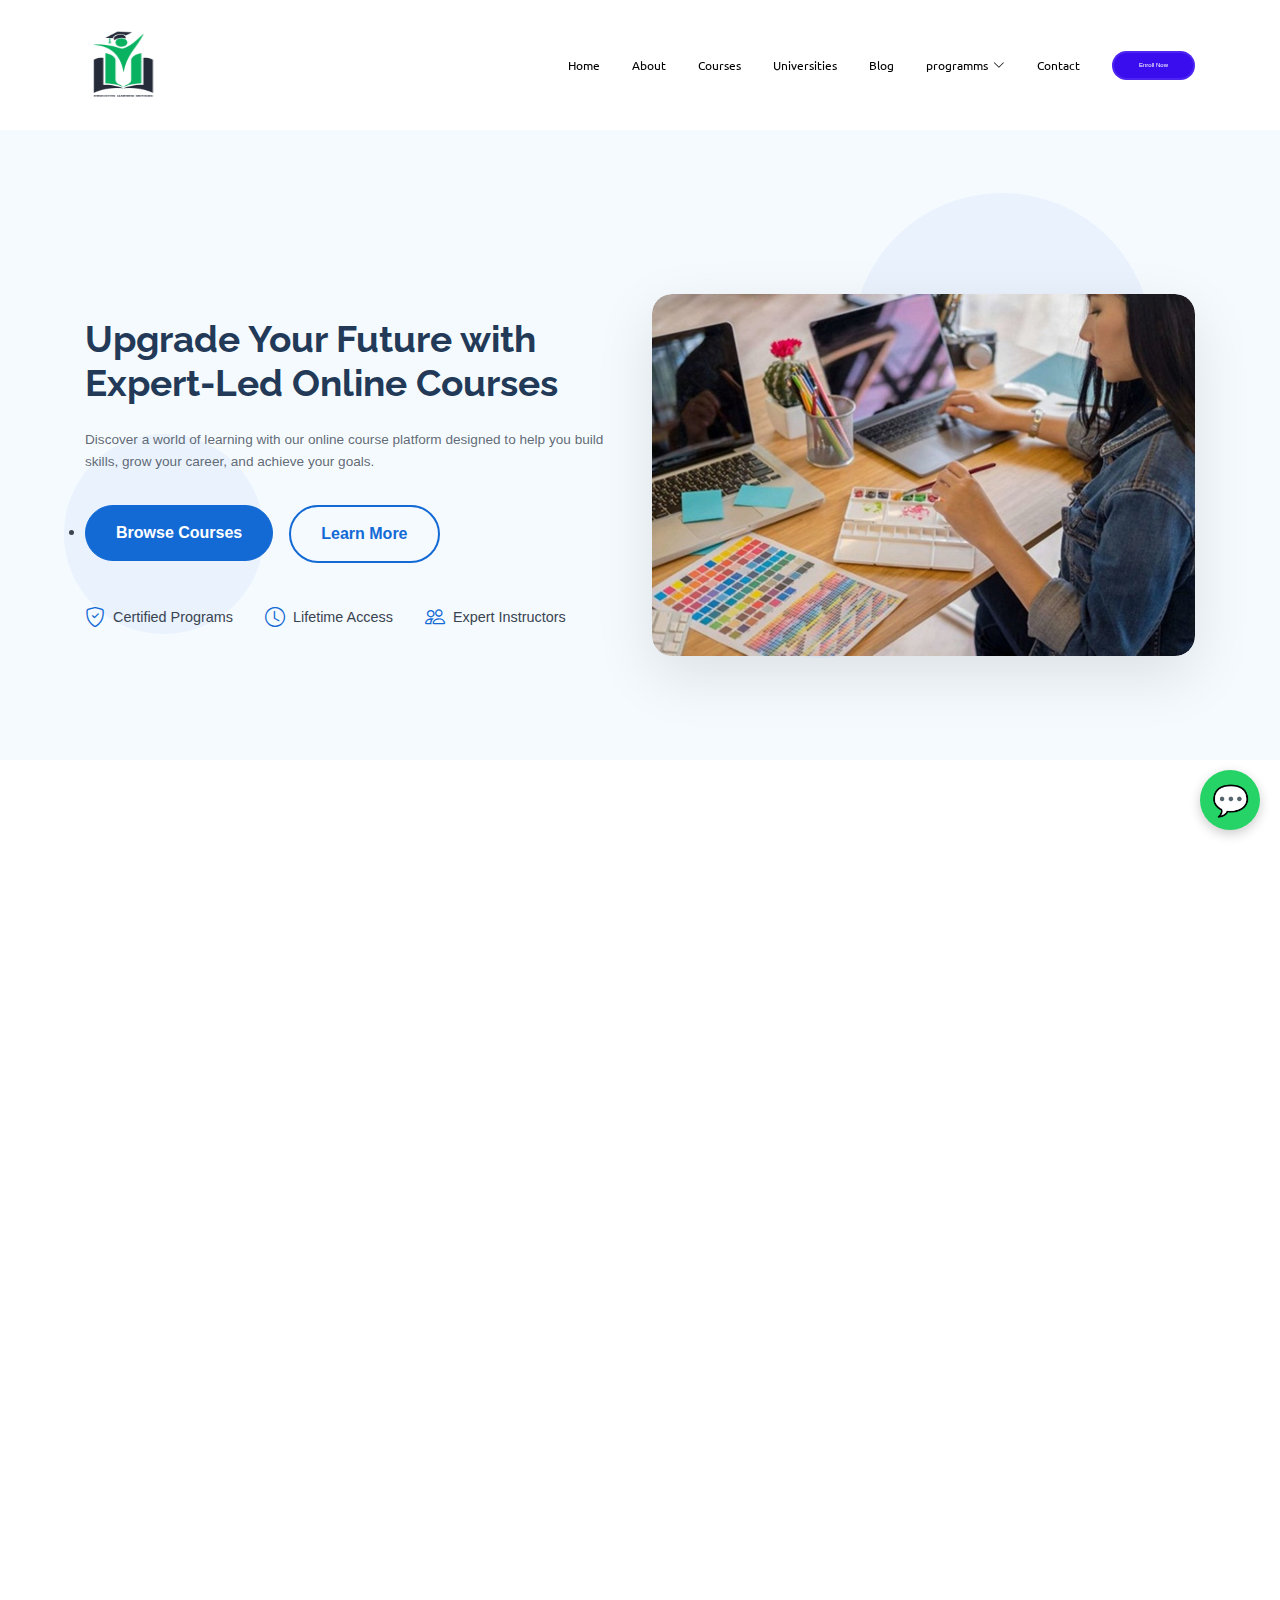
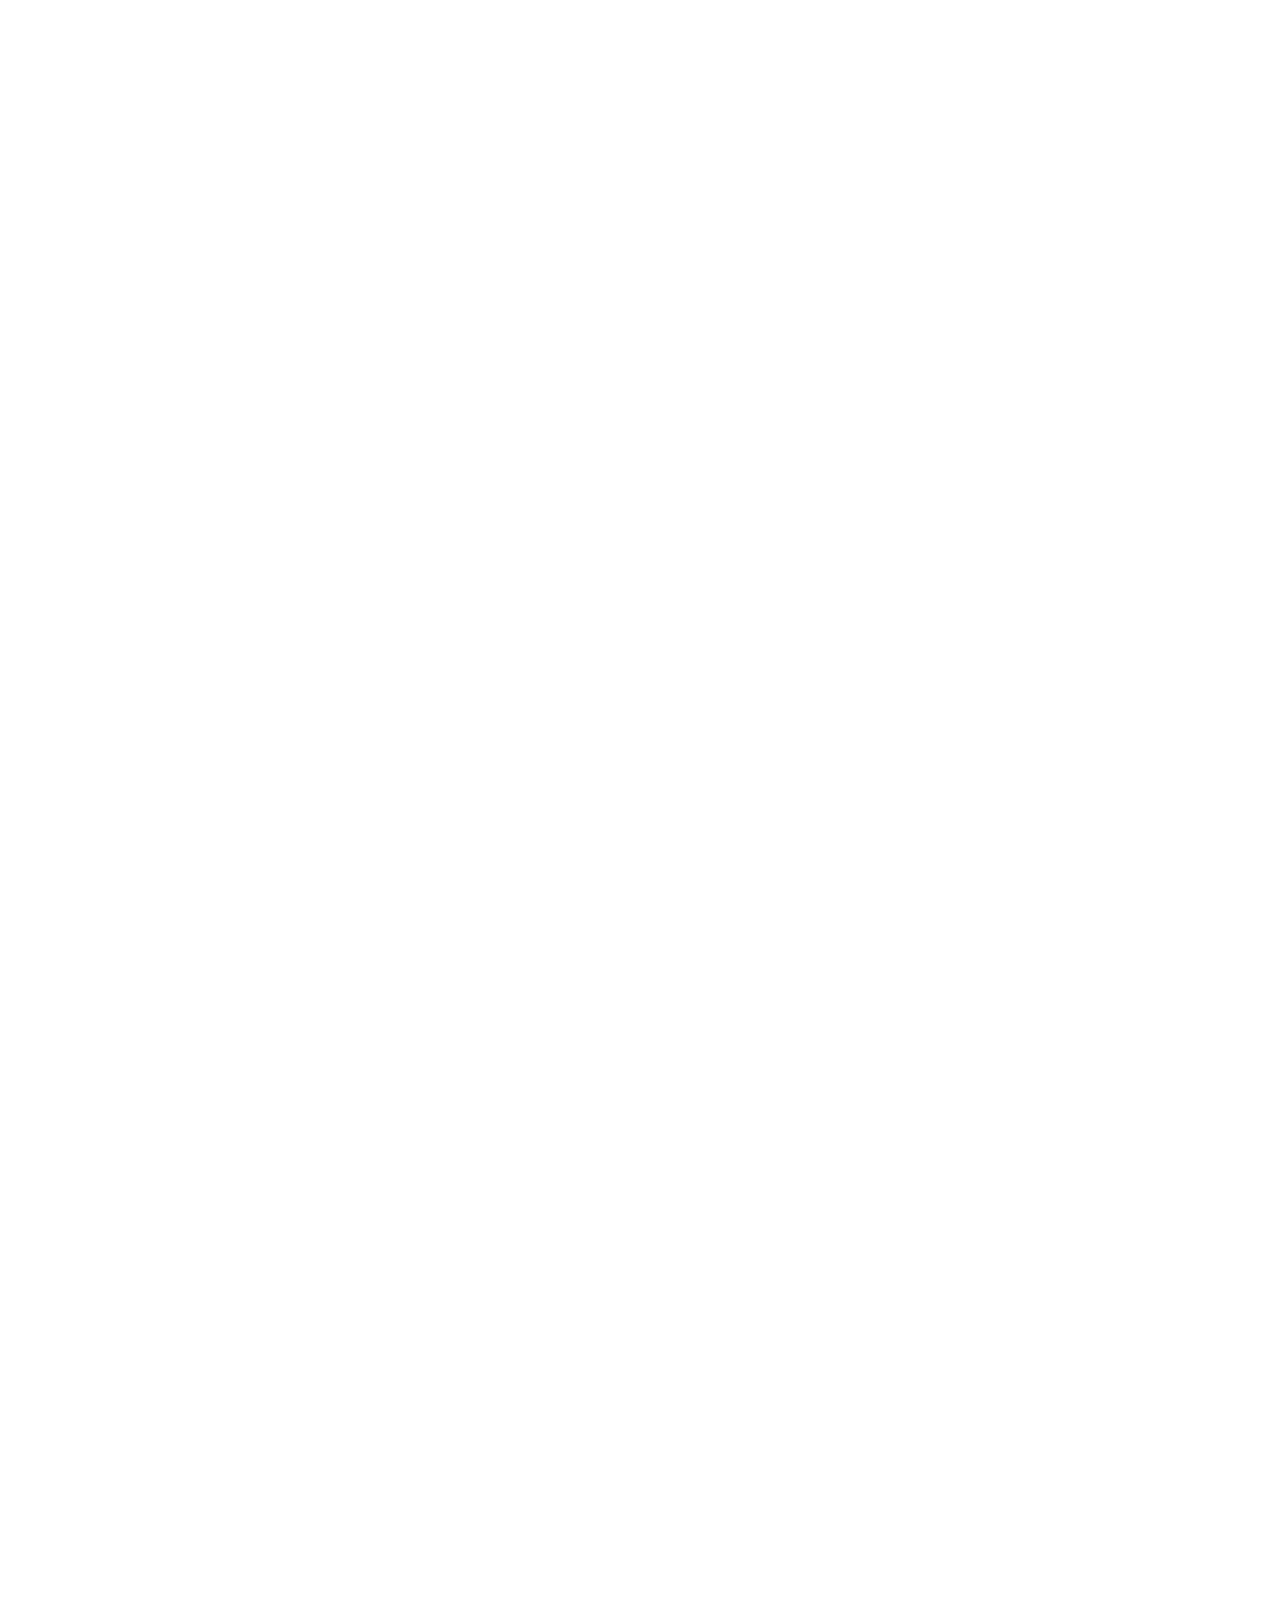
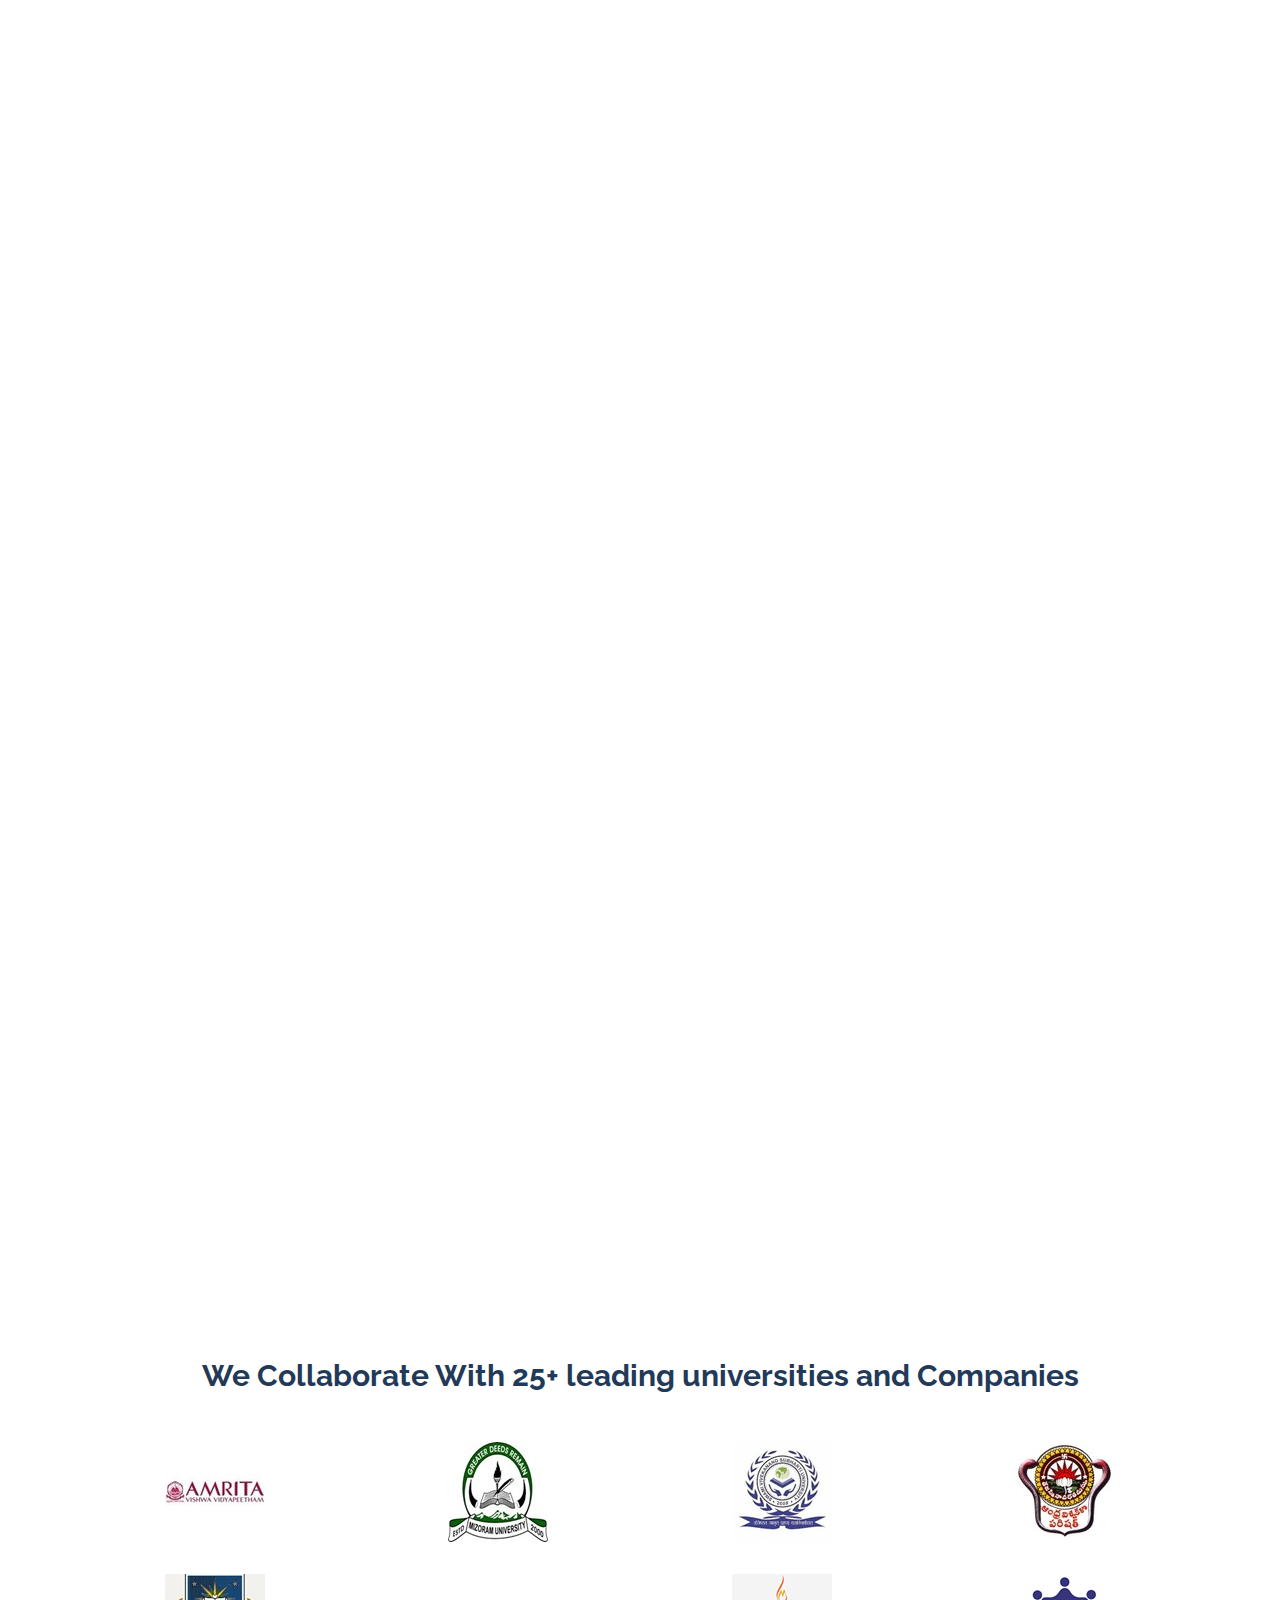
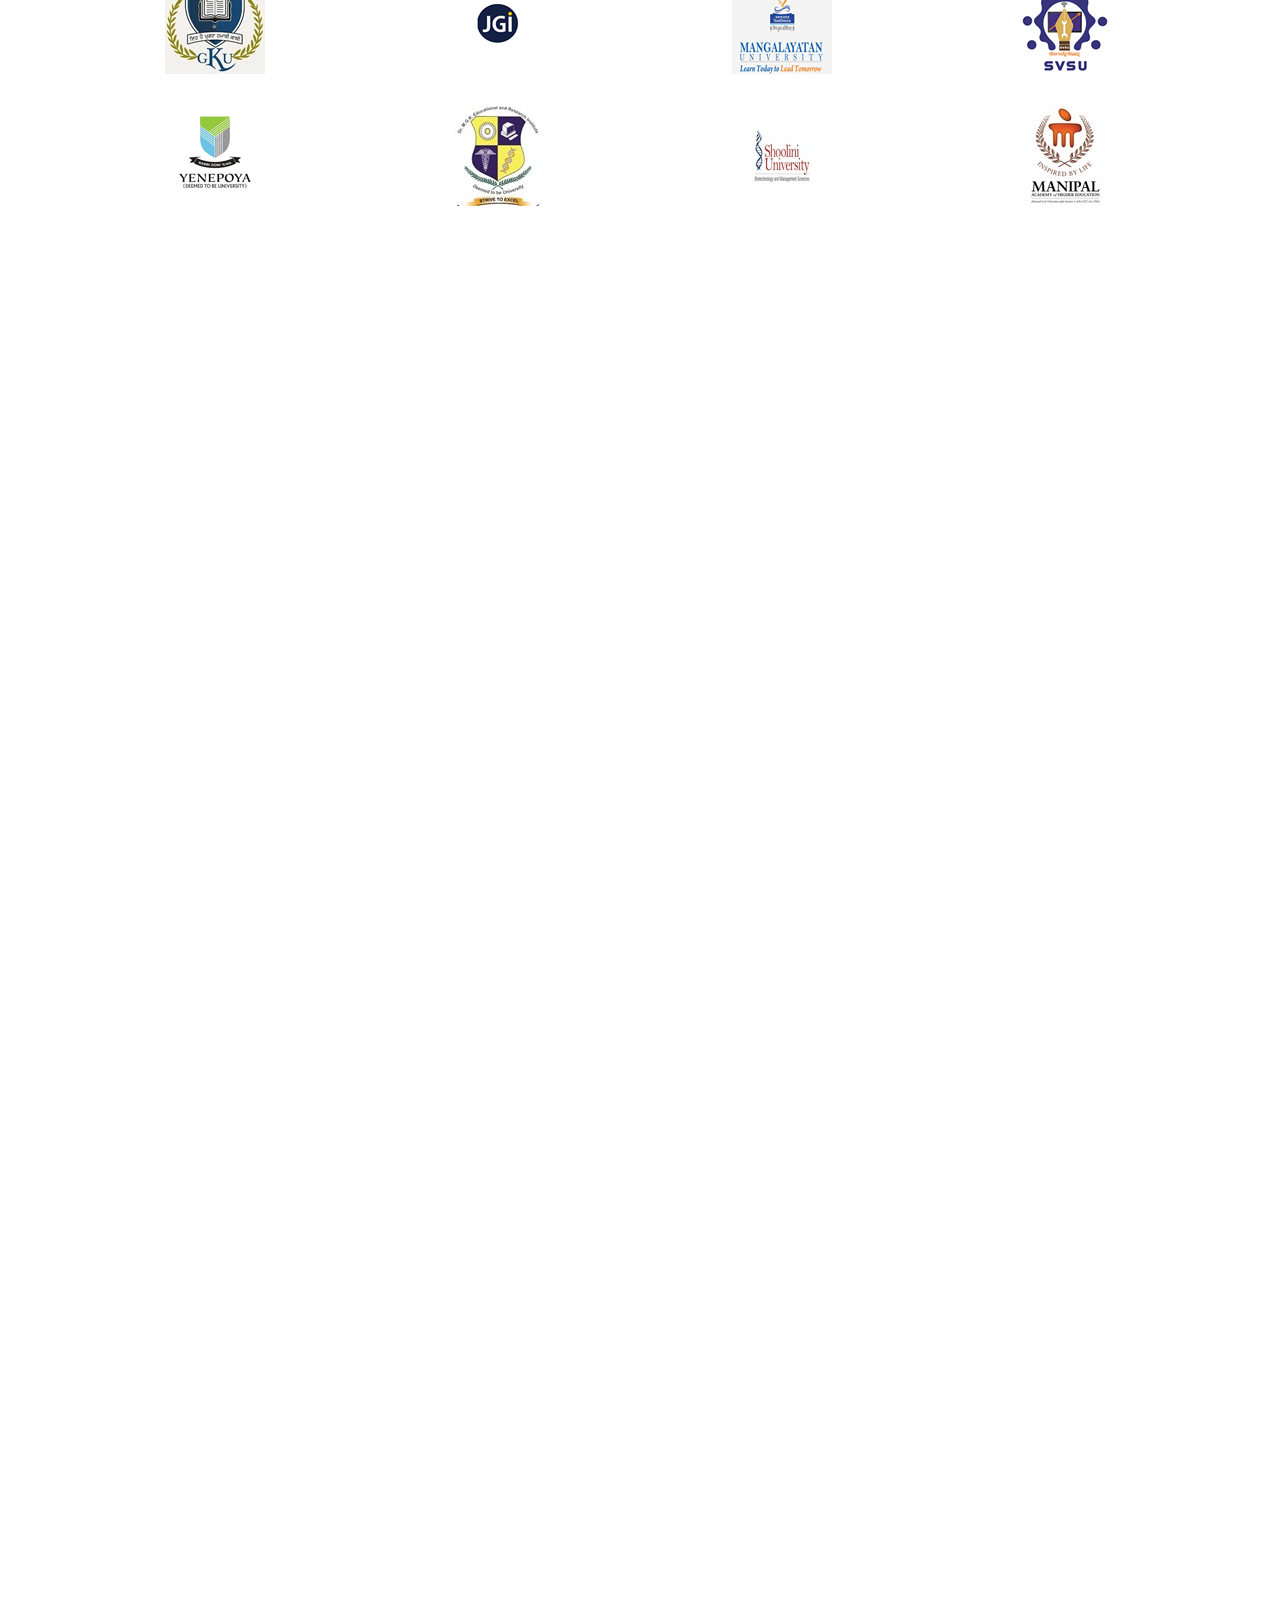
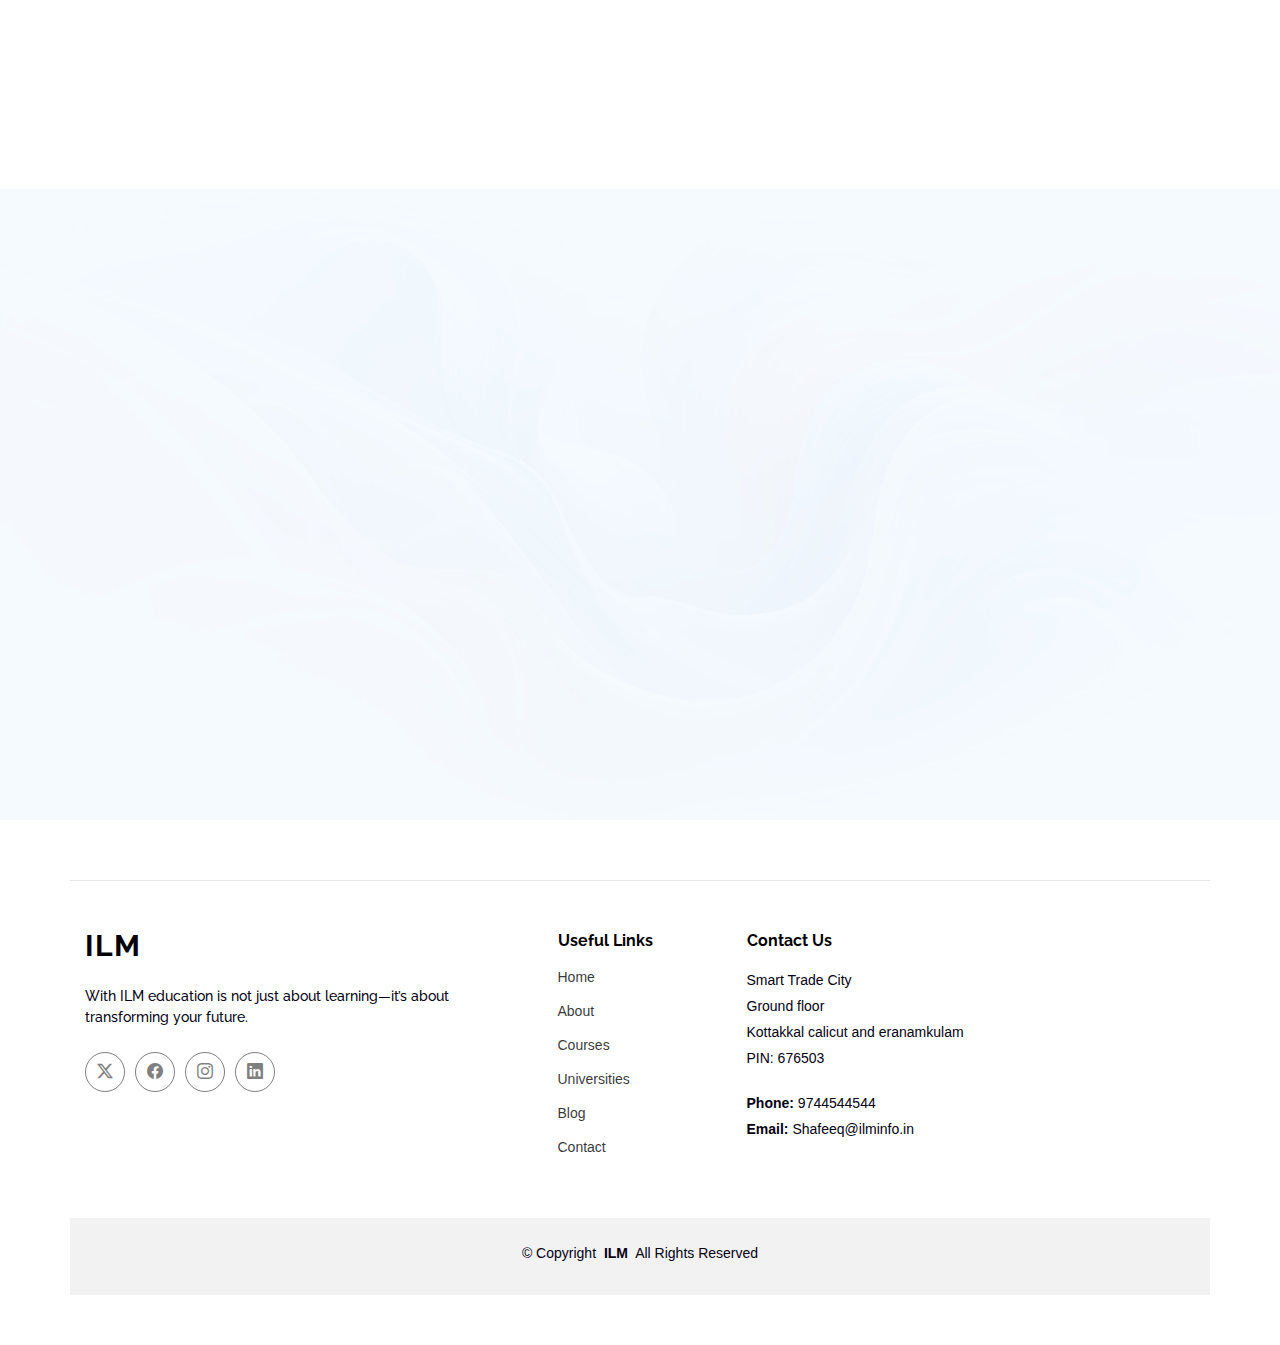
<file: index.html>
<!DOCTYPE html>
<html lang="en">

<head>
  <meta charset="utf-8">
  <meta content="width=device-width, initial-scale=1.0" name="viewport">
  <title>ILM</title>
  <meta name="description" content="">
  <meta name="keywords" content="">

  <!-- Favicons -->
  <link href="assets/img/favicon.png" rel="icon">
  <link href="assets/img/apple-touch-icon.png" rel="apple-touch-icon">

  <!-- Fonts -->
  <link href="https://fonts.googleapis.com" rel="preconnect">
  <link href="https://fonts.gstatic.com" rel="preconnect" crossorigin>
  <link href="https://fonts.googleapis.com/css2?family=Roboto:ital,wght@0,100;0,300;0,400;0,500;0,700;0,900;1,100;1,300;1,400;1,500;1,700;1,900&family=Raleway:ital,wght@0,100;0,200;0,300;0,400;0,500;0,600;0,700;0,800;0,900;1,100;1,200;1,300;1,400;1,500;1,600;1,700;1,800;1,900&family=Ubuntu:ital,wght@0,300;0,400;0,500;0,700;1,300;1,400;1,500;1,700&display=swap" rel="stylesheet">

  <!-- Vendor CSS Files -->
  <link href="assets/vendor/bootstrap/css/bootstrap.min.css" rel="stylesheet">
  <link href="assets/vendor/bootstrap-icons/bootstrap-icons.css" rel="stylesheet">
  <link href="assets/vendor/aos/aos.css" rel="stylesheet">
  <link href="assets/vendor/swiper/swiper-bundle.min.css" rel="stylesheet">

  <!-- Main CSS File -->
  <link href="assets/css/main.css" rel="stylesheet">

  <!-- =======================================================
  * Template Name: Learner
  * Template URL: https://bootstrapmade.com/learner-bootstrap-course-template/
  * Updated: Jul 08 2025 with Bootstrap v5.3.7
  * Author: BootstrapMade.com
  * License: https://bootstrapmade.com/license/
  ======================================================== -->
</head>

<body class="index-page">

  <header id="header" class="header d-flex align-items-center sticky-top">
    <div class="container-fluid container-xl position-relative d-flex align-items-center">

      <a href="index.html" class="logo d-flex align-items-center me-auto">
       <img src="assets/img/education/ilm.jpg" alt=" "> 
      
        <!-- <h1 class="sitename"> learners</h1> -->
      </a>

      <nav id="navmenu" class="navmenu">
        <ul>
          <li><a href="index.html" class="active">Home</a></li>
          <li><a href="about.html"class="active">About</a></li>
          <li><a href="courses.html" class="active">Courses</a></li>
           
          
            
                            
          <li><a href="universities.html" class="active"> Universities</a></li>
          <li><a href="blog.html" class="active">Blog</a></li>
          
            <ul>
              
           
             
              <!-- <li><a href="blog-details.html">Blog Details</a></li> -->
             
            </ul>
          </li>

          <li class="dropdown" ><a href="#"><span class="active" > programms</span> <i class="bi bi-chevron-down toggle-dropdown1" ></i></a>
         
            <ul>
              <li><a href="#">Data Science</a></li>
             
              <li><a href="#"> AI & ML</a></li>
              <li><a href="#">Full Stack </a></li>
              <li><a href="#">Cancer Oncology</a></li>
              <li><a href="#">Food Microbiology</a></li>
               <li><a href="#"> Forensic Science</a></li>
            </ul>
          </li>
          <li><a href="contact.html" class="active">Contact</a></li>
        </ul>
        <i class="mobile-nav-toggle d-xl-none bi bi-list"></i>
      </nav>

      <a class="btn-getstarted" class="active" href="enroll.html">Enroll Now</a>

    </div>
  </header>

  <main class="main">

    <!-- Courses Hero Section -->
    <section id="courses-hero" class="courses-hero section light-background">

      <div class="hero-content">
        <div class="container">
          <div class="row align-items-center">

            <div class="col-lg-6" data-aos="fade-up" data-aos-delay="100">
              <div class="hero-text">
                <h1>Upgrade Your Future with Expert-Led Online Courses</h1>
                <p>Discover a world of learning with our online course platform designed to help you build skills, grow your career, and achieve your goals.</p>

               

                <div class="hero-buttons">
                 <li> <a href="courses.html" class="btn btn-primary">Browse Courses</a> </li>
                  <a href="about.html" class="btn btn-outline">Learn More</a>
                </div>

                <div class="hero-features">
                  <div class="feature">
                    <i class="bi bi-shield-check"></i>
                    <span>Certified Programs</span>
                  </div>
                  <div class="feature">
                    <i class="bi bi-clock"></i>
                    <span>Lifetime Access</span>
                  </div>
                  <div class="feature">
                    <i class="bi bi-people"></i>
                    <span>Expert Instructors</span>
                  </div>
                </div>
              </div>
            </div>

            <div class="col-lg-6" data-aos="fade-up" data-aos-delay="200">
              <div class="hero-image">
                <div class="main-image">
                  <img src="assets/img/education/bad1.jpg" alt="Online Learning" class="img-fluid">
                </div>

               
              </div>
            </div>

          </div>
        </div>
      </div>

      <div class="hero-background">
        <div class="bg-shapes">
          <div class="shape shape-1"></div>
          <div class="shape shape-2"></div>
          <div class="shape shape-3"></div>
        </div>
      </div>

    </section><!-- /Courses Hero Section -->
    

       <section id="about" class="about section">

      <div class="container" data-aos="fade-up" data-aos-delay="100">

        <div class="row align-items-center">
          <div class="col-lg-6" data-aos="fade-up" data-aos-delay="200">
            <img src="assets/img/education/ilmabout.jpg" alt="About Us" class="img-fluid rounded-4">
          </div>
          <div class="col-lg-6" data-aos="fade-up" data-aos-delay="300">
            <div class="about-content">
              <span class="subtitle">About Us</span>
              <h2> Empowering Education with ILM</h2>
              <p>At ILM Online Education Platform, we believe that knowledge is the greatest form of empowerment. Our mission is to make high-quality education accessible, affordable, and flexible for learners across the globe.

We are more than just an online course provider—we are a digital learning community where students, professionals, and lifelong learners can discover new opportunities, upgrade their skills, and achieve their goals.</p>
           
            </div>
          </div>
        </div>

        <div class="row mt-5 pt-4">
          <div class="col-lg-4" data-aos="fade-up" data-aos-delay="200">
            <div class="mission-card">
              <div class="icon-box">
                <i class="bi bi-bullseye"></i>
              </div>
              <h3>Our Mission</h3>
              <p>To provide innovative, engaging, and affordable online education that empowers individuals to achieve academic success, career growth, and personal development.</p>
            </div>
          </div>
          <div class="col-lg-4" data-aos="fade-up" data-aos-delay="300">
            <div class="mission-card">
              <div class="icon-box">
                <i class="bi bi-eye"></i>
              </div>
              <h3>Our Vision</h3>
              <p>To create a world where education has no boundaries—a space where every learner has equal access to knowledge, regardless of background or location.</p>
            </div>
          </div>
          <div class="col-lg-4" data-aos="fade-up" data-aos-delay="400">
            <div class="mission-card">
              <div class="icon-box">
                <i class="bi bi-award"></i>
              </div>
              <h3>Our Values</h3>
              <p>At ILM, our values shape everything we do. They guide our mission to provide high-quality, accessible, and transformative online education.</p>
            </div>
          </div>
        </div>

        <div class="row mt-5 pt-3 align-items-center">
          <div class="col-lg-6 order-lg-2" data-aos="fade-up" data-aos-delay="300">
            <div class="achievements">
              <span class="subtitle">Why Choose Us</span>
              <h2> Learn without limits, grow without boundaries.</h2>
              <p> Our platform is designed for students, professionals, and lifelong learners who want to gain real-world knowledge and career-ready skills.</p>
              <ul class="achievements-list">
                <li><i class="bi bi-check-circle-fill"></i> Wide Range of Courses</li>
                <li><i class="bi bi-check-circle-fill"></i> Expert Instructors</li>
                <li><i class="bi bi-check-circle-fill"></i> Affordable Education</li>
                <li><i class="bi bi-check-circle-fill"></i> Career-Focused Skills</li>
                <li><i class="bi bi-check-circle-fill"></i> Lifelong Learning</li>
              </ul>
              <a href="#" class="btn-explore">Discover More <i class="bi bi-arrow-right"></i></a>
            </div>
          </div>
          <div class="col-lg-6 order-lg-1" data-aos="fade-up" data-aos-delay="200">
            <div class="about-gallery">
              <div class="row g-3">
                <div class="col-6">
                  <img src="assets/img/education/ab11.jpg" alt="Campus Life" class="img-fluid rounded-3">
                </div>
                <div class="col-6">
                  <img src="assets/img/education/ab22.jpg" alt="Student Achievement" class="img-fluid rounded-3">
                </div>
                <div class="col-12 mt-3">
                  <img src="assets/img/education/ab23.jpg" alt="Our Campus" class="img-fluid rounded-3">
                </div>
              </div>
            </div>
          </div>
        </div>

      </div>

    </section><!-- /About Section -->

   

  





    <!-- Featured Courses Section -->
    <section id="featured-courses" class="featured-courses section">

      <!-- Section Title -->
      <div class="container section-title" data-aos="fade-up">
        <h2>Courses</h2>
        
      </div><!-- End Section Title -->

      <div class="container" data-aos="fade-up" data-aos-delay="100">

        <div class="row gy-4">

          <div class="col-lg-4 col-md-6" data-aos="fade-up" data-aos-delay="200">
            <div class="course-card">
              <div class="course-image">
                <img src="assets/img/education/n8.jpg" alt="Course" class="img-fluid">
                
              </div>
              <div class="course-content">
              
                <h3><a href="#"> Bachelor of Commerce</a></h3>
                <p> B.Com is a 3-year undergraduate program designed to provide students with strong foundations in commerce, finance, accounting, economics, business law, taxation, and management.</p>
                
                <a href="enroll.html" class="btn-course">Enroll Now</a>
              </div>
            </div>
          </div><!-- End Course Item -->

          <div class="col-lg-4 col-md-6" data-aos="fade-up" data-aos-delay="300">
            <div class="course-card">
              <div class="course-image">
                <img src="assets/img/education/mk.jpeg" alt="Course" class="img-fluid">
               
              </div>
              <div class="course-content">
               
                <h3><a href="#"> Master of Commerce</a></h3>
                <p> It is designed for students who want to deepen their expertise, pursue research opportunities, or build a professional career in corporate, academic, and financial sectors.</p>
                
             
                <a href="enroll.html" class="btn-course">Enroll Now</a>
              </div>
            </div>
          </div><!-- End Course Item -->

          <div class="col-lg-4 col-md-6" data-aos="fade-up" data-aos-delay="400">
            <div class="course-card">
              <div class="course-image">
                <img src="assets/img/education/mbaaa.jpeg" alt="Course" class="img-fluid">
                
              </div>
              <div class="course-content">
               
                <h3><a href="#"> Master of Business Administration</a></h3>
                <p> MBA is a globally recognized 2-year postgraduate program that focuses on business management, leadership, and entrepreneurship</p>
              
               
                <a href="enroll.html" class="btn-course">Enroll Now</a>
              </div>
            </div>
          </div><!-- End Course Item -->
            
          

           <div class="col-lg-4 col-md-6" data-aos="fade-up" data-aos-delay="400">
            <div class="course-card">
              <div class="course-image">
                <img src="assets/img/education/st.jpeg" alt="Course" class="img-fluid">
                
              </div>
              <div class="course-content">
               
                <h3><a href="#"> Bachelor of Arts </a></h3>
                <p> B.A is an undergraduate degree program that focuses on developing a strong foundation in the humanities, social sciences, and liberal arts.</p>
              
               
                <a href="enroll.html" class="btn-course">Enroll Now</a>
              </div>
            </div>
          </div>

           <div class="col-lg-4 col-md-6" data-aos="fade-up" data-aos-delay="400">
            <div class="course-card">
              <div class="course-image">
                <img src="assets/img/education/jyhjn.jpeg" alt="Course" class="img-fluid">
                
              </div>
              <div class="course-content">
               
                <h3><a href="#"> Master of Science</a></h3>
                <p> M.Sc is a postgraduate academic degree awarded to students who have completed advanced studies in science, technology, mathematics, or related disciplines</p>
              
               
                <a href="enroll.html" class="btn-course">Enroll Now</a>
              </div>
            </div>
          </div>

           <div class="col-lg-4 col-md-6" data-aos="fade-up" data-aos-delay="400">
            <div class="course-card">
              <div class="course-image">
                <img src="assets/img/education/n5.jpg" alt="Course" class="img-fluid">
                
              </div>
              <div class="course-content">
               
                <h3><a href="#"> Bachelor of Computer Applications</a></h3>
          
                
                <p> The BCA is an undergraduate program that provides a strong foundation in computer science, programming, and information technology</p>
              
               
                <a href="enroll.html" class="btn-course">Enroll Now</a>
              </div>
            </div>
          </div>


          <div class="col-lg-4 col-md-6" data-aos="fade-up" data-aos-delay="200">
            <div class="course-card">
              <div class="course-image">
                <img src="assets/img/education/teacher-6.webp" alt="Course" class="img-fluid">
               
              </div>
              <div class="course-content">
               
                <h3><a href="#"> Data Science and Analytics</a></h3>
                <p> The Data Science and Analytics is a multidisciplinary field that combines statistics, computer science, mathematics, and domain knowledge to extract valuable insights from data.</p>
              
               
                <a href="enroll.html" class="btn-course">Enroll Now</a>
              </div>
            </div>
             
          </div><!-- End Course Item -->

          
          <!-- End Course Item -->

          <div class="col-lg-4 col-md-6" data-aos="fade-up" data-aos-delay="400">
            <div class="course-card">
              <div class="course-image">
                <img src="assets/img/education/hc.jpg" alt="Course" class="img-fluid">
                
              </div>
              <div class="course-content">
                <h3><a href="#">Healthcare Management</a></h3>
                <p> It blends principles of management, healthcare policy, and administration to prepare professionals for leadership roles in hospitals, clinics, public health agencies, and healthcare-related businesses.</p>
              
               
                <a href="enroll.html" class="btn-course">Enroll Now</a>
              </div>
            </div>
          </div>  <!-- End Course Item -->
           
          <div class="col-lg-4 col-md-6" data-aos="fade-up" data-aos-delay="400">
            <div class="course-card">
              <div class="course-image">
                <img src="assets/img/education/h44.jpg" alt="Course" class="img-fluid">
                
              </div>
              <div class="course-content">
                <h3><a href="#"> Master of Arts</a></h3>
                <p>M.A is a postgraduate degree program designed to provide advanced knowledge and specialized expertise in the humanities, social sciences, and liberal arts.</p>
              
               
                <a href="enroll.html" class="btn-course">Enroll Now</a>
              </div>
            </div>
          </div>
           
        </div>

        <div class="more-courses text-center" data-aos="fade-up" data-aos-delay="500">
          <a href="courses.html" class="btn-more">View All Courses</a>
        </div>

      </div>

    </section><!-- /Featured Courses Section -->

    <!-- Course Categories Section -->
    <section id="course-categories" class="course-categories section">

      <!-- Section Title -->
     

     

    </section><!-- /Course Categories Section -->
      
  </section>
 
  <div class="container-fluid py-5">
        <div class="container pt-5 pb-3">
            <div class="text-center mb-5 ">
              
                <h1 class="box5">We Collaborate With 25+ leading universities and Companies</h1>
            </div>
            <div class="row">
                <div class="col-md-6 col-lg-3 text-center team mb-4">
                    <div class="team-item rounded overflow-hidden mb-2">
                        <div class="team-img position-relative">
                            <img class="img-fluid" src="assets/img/education/ami.jpeg" alt="">
                            
                        </div>
                      
                    </div>
                </div>
                <div class="col-md-6 col-lg-3 text-center team mb-4">
                    <div class="team-item rounded overflow-hidden mb-2">
                        <div class="team-img position-relative">
                            <img class="img-fluid" src="assets/img/education/23.jpeg" alt="">
                           
                        </div>
                       
                    </div>
                </div>
                <div class="col-md-6 col-lg-3 text-center team mb-4">
                    <div class="team-item rounded overflow-hidden mb-2">
                        <div class="team-img position-relative">
                            <img class="img-fluid" src="assets/img/education/logo3.jpeg" alt="">
                          
                        </div>
                      
                    </div>
                </div>
                <div class="col-md-6 col-lg-3 text-center team mb-4">
                    <div class="team-item rounded overflow-hidden mb-2">
                        <div class="team-img position-relative">
                            <img class="img-fluid" src="assets/img/education/4r.jpeg" alt="">
                           
                        </div>
                      
                    </div>
                </div>
                <div class="col-md-6 col-lg-3 text-center team mb-4">
                    <div class="team-item rounded overflow-hidden mb-2">
                        <div class="team-img position-relative">
                            <img class="img-fluid" src="assets/img/education/24.jpeg" alt="">
                           
                        </div>
                      
                    </div>
                </div>
                <div class="col-md-6 col-lg-3 text-center team mb-4">
                    <div class="team-item rounded overflow-hidden mb-2">
                        <div class="team-img position-relative">
                            <img class="img-fluid" src="assets/img/education/logo6.png" alt="">
                           
                        </div>
                      
                    </div>
                </div>
                <div class="col-md-6 col-lg-3 text-center team mb-4">
                    <div class="team-item rounded overflow-hidden mb-2">
                        <div class="team-img position-relative">
                            <img class="img-fluid" src="assets/img/education/27.png" alt="">
                           
                        </div>
                      
                    </div>
                </div>
                <div class="col-md-6 col-lg-3 text-center team mb-4">
                    <div class="team-item rounded overflow-hidden mb-2">
                        <div class="team-img position-relative">
                            <img class="img-fluid" src="assets/img/education/29.png" alt="">
                           
                        </div>
                      
                    </div>
                </div>
   <div class="col-md-6 col-lg-3 text-center team mb-4">
                    <div class="team-item rounded overflow-hidden mb-2">
                        <div class="team-img position-relative">
                            <img class="img-fluid" src="assets/img/education/yene2.png" alt="">
                           
                        </div>
                      
                    </div>
                </div>
                   <div class="col-md-6 col-lg-3 text-center team mb-4">
                    <div class="team-item rounded overflow-hidden mb-2">
                        <div class="team-img position-relative">
                            <img class="img-fluid" src="assets/img/education/dr mjr.jpg" alt="">
                           
                        </div>
                      
                    </div>
                </div>
                   <div class="col-md-6 col-lg-3 text-center team mb-4">
                    <div class="team-item rounded overflow-hidden mb-2">
                        <div class="team-img position-relative">
                            <img class="img-fluid" src="assets/img/education/schooli.jpg" alt="">
                           
                        </div>
                      
                    </div>
                </div>
                   <div class="col-md-6 col-lg-3 text-center team mb-4">
                    <div class="team-item rounded overflow-hidden mb-2">
                        <div class="team-img position-relative">
                            <img class="img-fluid" src="assets/img/education/mahe.jpg" alt="">
                           
                        </div>
                      
                    </div>
                </div>

            </div>
        </div>
    </div>
 

    <!-- Featured Instructors Section -->
    <section id="featured-instructors" class="featured-instructors section">

      <!-- Section Title -->
      



    <!-- Testimonials Section -->
    <section id="testimonials" class="testimonials section">
      <!-- Section Title -->
      <div class="container section-title" data-aos="fade-up">
        <h2>Testimonials</h2>
       
      </div><!-- End Section Title -->

      <div class="container" data-aos="fade-up" data-aos-delay="100">

        <div class="row">
          <div class="col-12">
            <div class="critic-reviews" data-aos="fade-up" data-aos-delay="300">
              <div class="row">
                
                <div class="col-md-4">
                 
                </div>
                
              </div>
            </div>

            <div class="testimonials-container">
              <div class="swiper testimonials-slider init-swiper" data-aos="fade-up" data-aos-delay="400">
                <script type="application/json" class="swiper-config">
                  {
                    "loop": true,
                    "speed": 600,
                    "autoplay": {
                      "delay": 5000
                    },
                    "slidesPerView": 1,
                    "spaceBetween": 30,
                    "pagination": {
                      "el": ".swiper-pagination",
                      "type": "bullets",
                      "clickable": true
                    },
                    "breakpoints": {
                      "768": {
                        "slidesPerView": 2
                      },
                      "992": {
                        "slidesPerView": 3
                      }
                    }
                  }
                </script>

                <div class="swiper-wrapper">
                  <div class="swiper-slide">
                    <div class="testimonial-item">
                      <div class="stars">
                        <i class="bi bi-star-fill"></i>
                        <i class="bi bi-star-fill"></i>
                        <i class="bi bi-star-fill"></i>
                        <i class="bi bi-star-fill"></i>
                        <i class="bi bi-star-fill"></i>
                      </div>
                      <p>
                       Real-life scenarios, practical tips, and interview preparation strategies gave me an edge over other candidates. 
                      </p>
                      <div class="testimonial-profile">
                        <img src="assets/img/person/kked.jpeg" alt="Reviewer" class="img-fluid rounded-circle">
                        <div>
                          <h3>Riswana Bincy k</h3>
                          <h4>Cabin Crew Trainer</h4>
                        </div>
                      </div>
                    </div>
                  </div><!-- End testimonial item -->

                  <div class="swiper-slide">
                    <div class="testimonial-item">
                      <div class="stars">
                        <i class="bi bi-star-fill"></i>
                        <i class="bi bi-star-fill"></i>
                        <i class="bi bi-star-fill"></i>
                        <i class="bi bi-star-fill"></i>
                        <i class="bi bi-star-fill"></i>
                      </div>
                      <p>
                         The Full Stack Development course was hands-on, practical, and helped me build real projects.
                      </p>
                      <div class="testimonial-profile">
                        <img src="assets/img/person/kked1.jpeg" alt="Reviewer" class="img-fluid rounded-circle">
                        <div>
                          <h3>Jihas</h3>
                          <h4> Student</h4>
                        </div>
                      </div>
                    </div>
                  </div><!-- End testimonial item -->

        
                  
                

                  <div class="swiper-slide">
                    <div class="testimonial-item">
                      <div class="stars">
                        <i class="bi bi-star-fill"></i>
                        <i class="bi bi-star-fill"></i>
                        <i class="bi bi-star-fill"></i>
                        <i class="bi bi-star-fill"></i>
                        <i class="bi bi-star-fill"></i>
                      </div>
                      <p>
                  The step-by-step approach and projects boosted my portfolio, and I even landed an internship soon after completing the course.
                      </p>
                      <div class="testimonial-profile">
                        <img src="assets/img/person/person-m-4.webp" alt="Reviewer" class="img-fluid rounded-circle">
                        <div>
                          <h3> Rohan K</h3>
                          <h4> Aspiring Data Scientist</h4>
                        </div>
                      </div>
                    </div>
                  </div><!-- End testimonial item -->

                </div>
                <div class="swiper-pagination"></div>
              </div>
            </div>
          </div>
        </div>

       
      </div>
    </section><!-- /Testimonials Section -->

    <!-- Recent Blog Posts Section -->
    <section id="recent-blog-posts" class="recent-blog-posts section">

      <!-- Section Title -->
      <div class="container section-title" data-aos="fade-up">
        <h2>Recent Blog Posts</h2>
       
      </div><!-- End Section Title -->

      <div class="container" data-aos="fade-up" data-aos-delay="100">

        <div class="row gy-4">

          <div class="col-lg-4" data-aos="fade-up" data-aos-delay="200">
            <div class="card">
              <div class="card-top d-flex align-items-center">
                <img src="assets/img/person/person-f-12.webp" alt="Author" class="rounded-circle me-2">
                <span class="author-name">By Andy glamer</span>
                <span class="ms-auto likes"><i class="bi bi-heart"></i> 65</span>
              </div>
              <div class="card-img-wrapper">
                <img src="assets/img/education/t6h.jpeg" alt="Post Image">
              </div>
              <div class="card-body">
                <h5 class="card-title"><a href="blog-details.html"> The Rise of Online Education: Why Digital Learning is the Future</a></h5>
                <p class="card-text"> Explore how online education is transforming traditional classrooms, why more students prefer flexible e-learning platforms, and how ilm fits into this new era of learning.</p>
              </div>
            </div>
          </div><!-- End Post Item Card -->

          <div class="col-lg-4" data-aos="fade-up" data-aos-delay="300">
            <div class="card position-relative">
              <div class="card-top d-flex align-items-center">
                <img src="assets/img/person/person-f-13.webp" alt="Author" class="rounded-circle me-2">
                <span class="author-name">By Den viliamson</span>
                <span class="ms-auto likes"><i class="bi bi-heart"></i> 35</span>
              </div>
              <div class="card-img-wrapper">
                <img src="assets/img/blog/blog65.jpg" alt="Post Image">
              </div>
              <div class="card-body">
                <h5 class="card-title"><a href="blog-details.html"> Top Benefits of Learning with ilm</a></h5>
                <p class="card-text"> A deep dive into the unique features of Edushaala—flexibility, affordability, expert faculty, and certifications—that make it stand out from other platforms.</p>
              </div>
            </div>
          </div><!-- End Post Item Card -->

          <div class="col-lg-4" data-aos="fade-up" data-aos-delay="400">
            <div class="card">
              <div class="card-top d-flex align-items-center">
                <img src="assets/img/person/person-m-10.webp" alt="Author" class="rounded-circle me-2">
                <span class="author-name">By Jones robbert</span>
                <span class="ms-auto likes"><i class="bi bi-heart"></i> 58</span>
              </div>
              <div class="card-img-wrapper">
                <img src="assets/img/blog/blog-post-3.webp" alt="Post Image">
              </div>
              <div class="card-body">
                <h5 class="card-title"><a href="blog-details.html">How Online Courses Can Boost Your Career Growth</a></h5>
                <p class="card-text"> Discuss how skill-based learning and certifications from platforms like ilm help professionals stay competitive in today’s job market.</p>
              </div>
            </div>
          </div><!-- End Post Item Card -->

        </div>

      </div>

    </section><!-- /Recent Blog Posts Section -->

    <!-- Cta Section -->
    <section id="cta" class="cta section light-background">

      <div class="container" data-aos="fade-up" data-aos-delay="100">

        <div class="row align-items-center">

          <div class="col-lg-6" data-aos="fade-right" data-aos-delay="200">
            <div class="cta-content">
              <h2>Transform Your Future with Expert-Led Online Courses</h2>
              <p>Join thousands of successful learners who have advanced their careers through our comprehensive online education platform.</p>

              <div class="features-list">
              
                <div class="feature-item" data-aos="fade-up" data-aos-delay="350">
                  <i class="bi bi-check-circle-fill"></i>
                  <span>Certificate of completion for every course</span>
                </div>
                <div class="feature-item" data-aos="fade-up" data-aos-delay="400">
                  <i class="bi bi-check-circle-fill"></i>
                  <span>24/7 access to course materials and resources</span>
                </div>
                <div class="feature-item" data-aos="fade-up" data-aos-delay="450">
                  <i class="bi bi-check-circle-fill"></i>
                  <span>Interactive assignments and real-world projects</span>
                </div>
              </div>

              <div class="cta-actions" data-aos="fade-up" data-aos-delay="500">
                <a href="courses.html" class="btn btn-primary">Browse Courses</a>
                <a href="enroll.html" class="btn btn-outline">Enroll Now</a>
              </div>

             
            </div>
          </div>

          <div class="col-lg-6" data-aos="fade-left" data-aos-delay="300">
            <div class="cta-image">
              <img src="assets/img/education/courses-4.webp" alt="Online Learning Platform" class="img-fluid">
              <div class="floating-element student-card" data-aos="zoom-in" data-aos-delay="600">
               
              </div>
              <div class="floating-element course-card" data-aos="zoom-in" data-aos-delay="700">
              
              </div>
            </div>
          </div>

        </div>

      </div>

    </section><!-- /Cta Section -->

  </main>

  <footer id="footer" class="footer accent-background">

    <div class="container footer-top">
      <div class="row gy-4">
        <div class="col-lg-5 col-md-12 footer-about">
          <a href="index.html" class="logo d-flex align-items-center">
            <span class="sitename">ILM</span>
          </a>
          <p> With ILM education is not just about learning—it’s about transforming your future.</p>
          <div class="social-links d-flex mt-4">
            <a href=""><i class="bi bi-twitter-x"></i></a>
            <a href=""><i class="bi bi-facebook"></i></a>
            <a href=""><i class="bi bi-instagram"></i></a>
            <a href=""><i class="bi bi-linkedin"></i></a>
          </div>
        </div>

        <div class="col-lg-2 col-6 footer-links">
          <h4>Useful Links</h4>
          <ul>
            <li><a href="index.html">Home</a></li>
            <li><a href="about.html">About </a></li>
            <li><a href="courses.html">Courses</a></li>
            <li><a href="universities.html">Universities</a></li>
            <li><a href="blog.html">Blog</a></li>
          
            <li><a href="contact.html">Contact</a></li>
          </ul>
        </div>

    

        <div class="col-lg-3 col-md-12 footer-contact text-center text-md-start">
          <h4>Contact Us</h4>
          <p> Smart Trade City</p >
          <p> Ground floor</p>
          <p> Kottakkal calicut and eranamkulam</p>
          <p> PIN: 676503</p>
          <p class="mt-4"><strong>Phone:</strong> <span> 9744544544</span></p>
          <p><strong>Email:</strong> <span> Shafeeq@ilminfo.in</span></p>
        </div>

      </div>
    </div>

       

       
      </div>
    </div>

    <div class="container copyright text-center mt-4">
      <p>© <span>Copyright</span> <strong class="px-1 sitename">ILM</strong> <span>All Rights Reserved</span></p>
      <div class="credits">
        <!-- All the links in the footer should remain intact. -->
        <!-- You can delete the links only if you've purchased the pro version. -->
        <!-- Licensing information: https://bootstrapmade.com/license/ -->
        <!-- Purchase the pro version with working PHP/AJAX contact form: [buy-url] -->
        
      </div>
    </div>

  </footer>

  <!-- Scroll Top -->
  <a href="#" id="scroll-top" class="scroll-top d-flex align-items-center justify-content-center"><i class="bi bi-arrow-up-short"></i></a>
   
  

  <!-- Preloader -->
  <div id="preloader"></div>

  <!-- Vendor JS Files -->
  <script src="assets/vendor/bootstrap/js/bootstrap.bundle.min.js"></script>
  <script src="assets/vendor/php-email-form/validate.js"></script>
  <script src="assets/vendor/aos/aos.js"></script>
  <script src="assets/vendor/purecounter/purecounter_vanilla.js"></script>
  <script src="assets/vendor/swiper/swiper-bundle.min.js"></script>

  <!-- Main JS File -->
  <script src="assets/js/main.js"></script>
 
    <a href="https://wa.me/919744544544" 
     class="whatsapp-btn" 
     id="whatsappBtn" 
     target="_blank" 
     title="Chat with us on WhatsApp">
    💬
  </a>
  
</body>

</html>
</file>
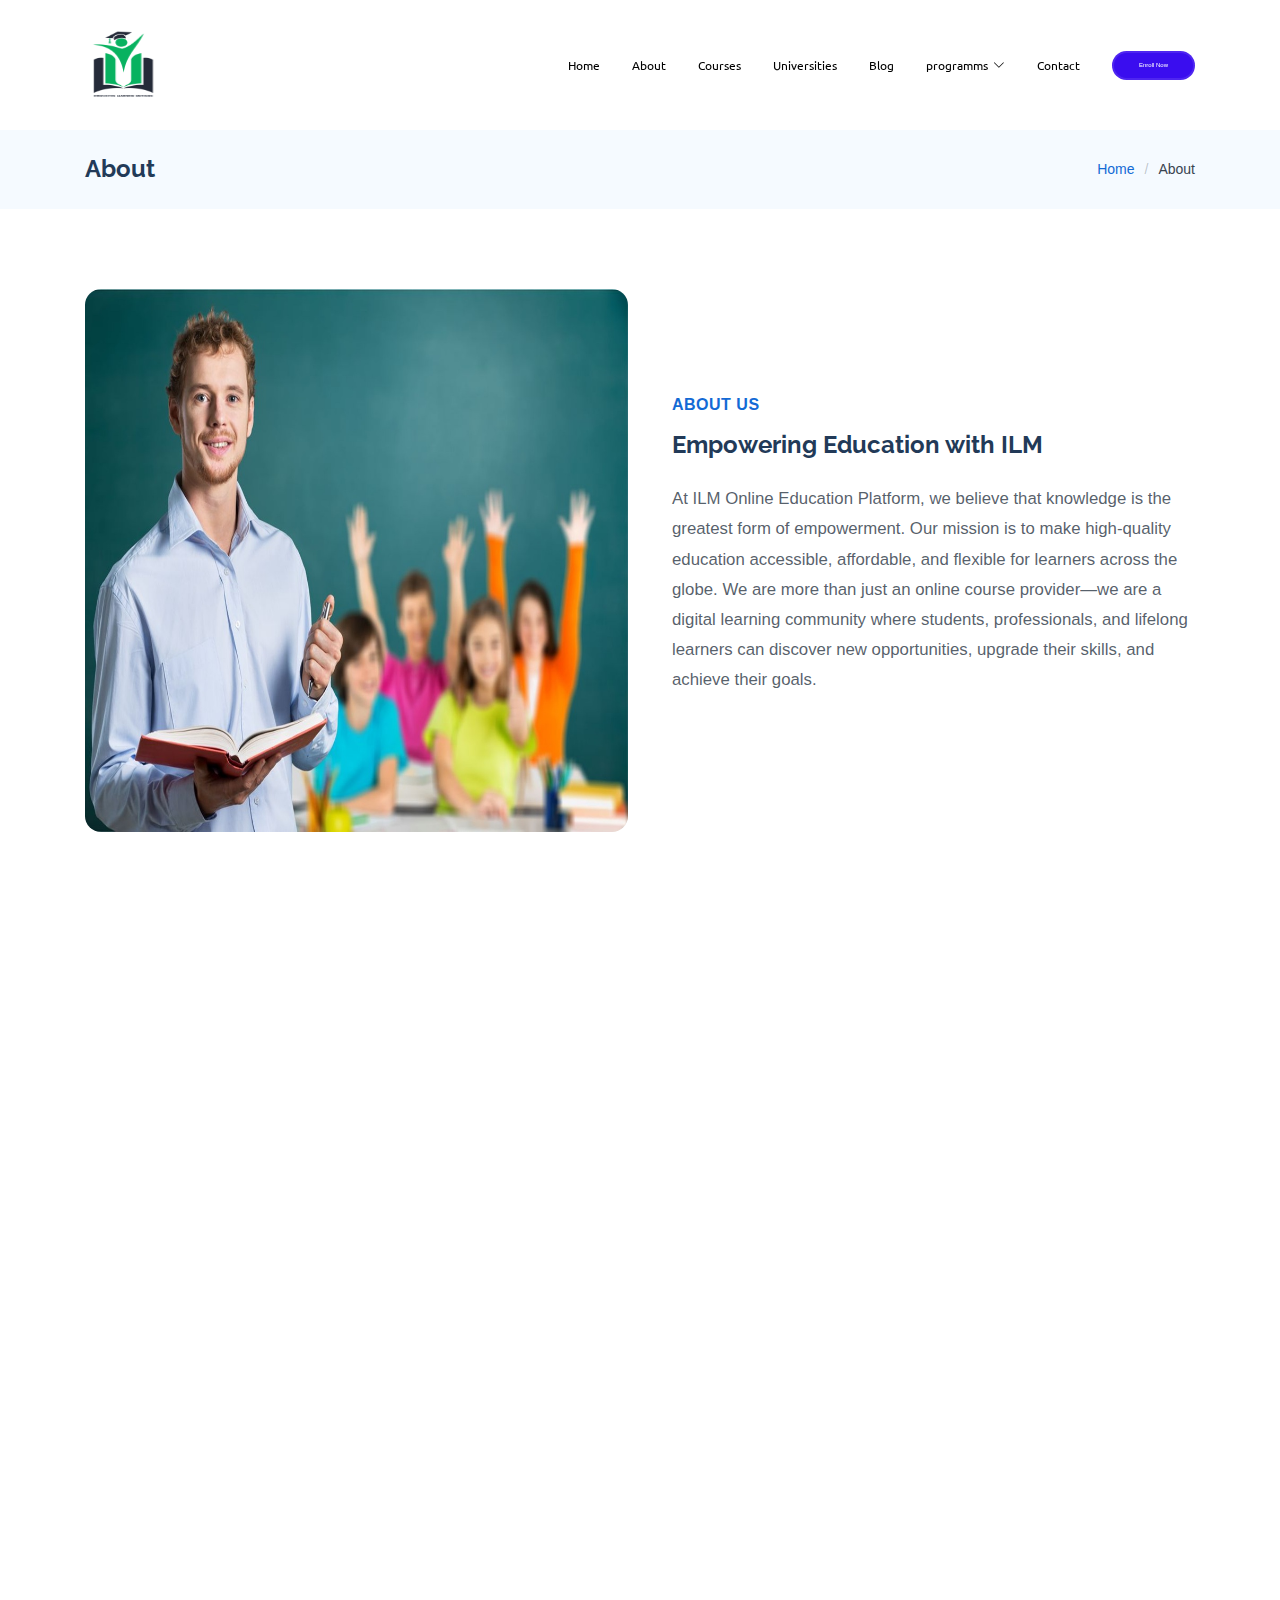
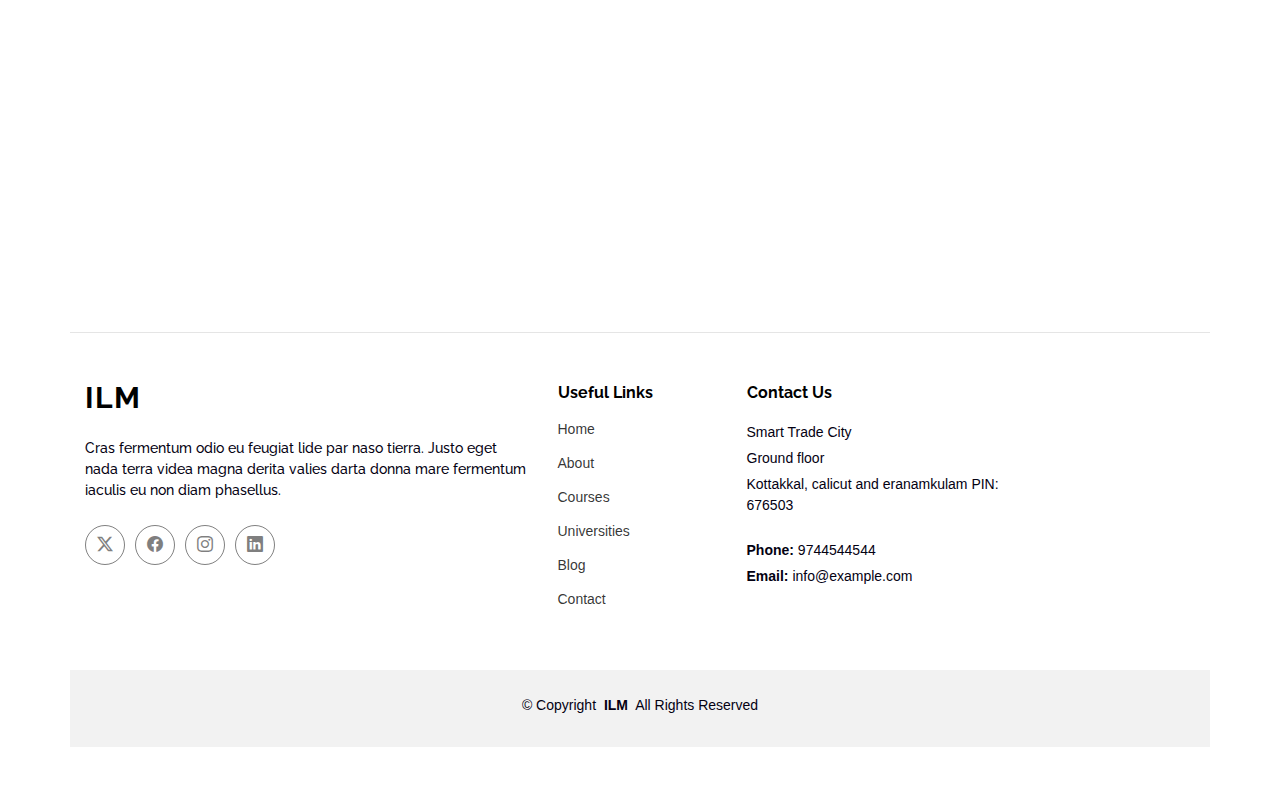
<file: about.html>
<!DOCTYPE html>
<html lang="en">

<head>
  <meta charset="utf-8">
  <meta content="width=device-width, initial-scale=1.0" name="viewport">
  <title>About - Learner Bootstrap Template</title>
  <meta name="description" content="">
  <meta name="keywords" content="">

  <!-- Favicons -->
  <link href="assets/img/favicon.png" rel="icon">
  <link href="assets/img/apple-touch-icon.png" rel="apple-touch-icon">

  <!-- Fonts -->
  <link href="https://fonts.googleapis.com" rel="preconnect">
  <link href="https://fonts.gstatic.com" rel="preconnect" crossorigin>
  <link href="https://fonts.googleapis.com/css2?family=Roboto:ital,wght@0,100;0,300;0,400;0,500;0,700;0,900;1,100;1,300;1,400;1,500;1,700;1,900&family=Raleway:ital,wght@0,100;0,200;0,300;0,400;0,500;0,600;0,700;0,800;0,900;1,100;1,200;1,300;1,400;1,500;1,600;1,700;1,800;1,900&family=Ubuntu:ital,wght@0,300;0,400;0,500;0,700;1,300;1,400;1,500;1,700&display=swap" rel="stylesheet">

  <!-- Vendor CSS Files -->
  <link href="assets/vendor/bootstrap/css/bootstrap.min.css" rel="stylesheet">
  <link href="assets/vendor/bootstrap-icons/bootstrap-icons.css" rel="stylesheet">
  <link href="assets/vendor/aos/aos.css" rel="stylesheet">
  <link href="assets/vendor/swiper/swiper-bundle.min.css" rel="stylesheet">

  <!-- Main CSS File -->
  <link href="assets/css/main.css" rel="stylesheet">

  <!-- =======================================================
  * Template Name: Learner
  * Template URL: https://bootstrapmade.com/learner-bootstrap-course-template/
  * Updated: Jul 08 2025 with Bootstrap v5.3.7
  * Author: BootstrapMade.com
  * License: https://bootstrapmade.com/license/
  ======================================================== -->
</head>

<body class="about-page">

    <header id="header" class="header d-flex align-items-center sticky-top">
    <div class="container-fluid container-xl position-relative d-flex align-items-center">

      <a href="index.html" class="logo d-flex align-items-center me-auto">
       <img src="assets/img/education/ilm.jpg" alt=" "> 
      
        <!-- <h1 class="sitename"> learners</h1> -->
      </a>

      <nav id="navmenu" class="navmenu">
        <ul>
          <li><a href="index.html" class="active">Home</a></li>
          <li><a href="about.html"class="active">About</a></li>
          <li><a href="courses.html" class="active">Courses</a></li>
           
          
            
                            
          <li><a href="universities.html" class="active"> Universities</a></li>
          <li><a href="blog.html" class="active">Blog</a></li>
          
            <ul>
              
           
             
              <!-- <li><a href="blog-details.html">Blog Details</a></li> -->
             
            </ul>
          </li>

          <li class="dropdown" ><a href="#"><span class="active" > programms</span> <i class="bi bi-chevron-down toggle-dropdown1" ></i></a>
         
            <ul>
              <li><a href="#">Data Science</a></li>
             
              <li><a href="#"> AI & ML</a></li>
              <li><a href="#">Full Stack </a></li>
              <li><a href="#">Cancer Oncology</a></li>
              <li><a href="#">Food Microbiology</a></li>
               <li><a href="#"> Forensic Science</a></li>
            </ul>
          </li>
          <li><a href="contact.html" class="active">Contact</a></li>
        </ul>
        <i class="mobile-nav-toggle d-xl-none bi bi-list"></i>
      </nav>

      <a class="btn-getstarted" class="active" href="enroll.html">Enroll Now</a>

    </div>
  </header>


  <main class="main">

    <!-- Page Title -->
    <div class="page-title light-background">
      <div class="container d-lg-flex justify-content-between align-items-center">
        <h1 class="mb-2 mb-lg-0">About</h1>
        <nav class="breadcrumbs">
          <ol>
            <li><a href="index.html">Home</a></li>
            <li class="current">About</li>
          </ol>
        </nav>
      </div>
    </div><!-- End Page Title -->

    <!-- About Section -->
    <section id="about" class="about section">

      <div class="container" data-aos="fade-up" data-aos-delay="100">

        <div class="row align-items-center">
          <div class="col-lg-6" data-aos="fade-up" data-aos-delay="200">
            <img src="assets/img/education/ilmabout.jpg" alt="About Us" class="img-fluid rounded-4">
          </div>
          <div class="col-lg-6" data-aos="fade-up" data-aos-delay="300">
            <div class="about-content">
              <span class="subtitle">About Us</span>
              <h2> Empowering Education with ILM</h2>
              <p>At ILM Online Education Platform, we believe that knowledge is the greatest form of empowerment. Our mission is to make high-quality education accessible, affordable, and flexible for learners across the globe.

We are more than just an online course provider—we are a digital learning community where students, professionals, and lifelong learners can discover new opportunities, upgrade their skills, and achieve their goals.</p>
           
            </div>
          </div>
        </div>

        <div class="row mt-5 pt-4">
          <div class="col-lg-4" data-aos="fade-up" data-aos-delay="200">
            <div class="mission-card">
              <div class="icon-box">
                <i class="bi bi-bullseye"></i>
              </div>
              <h3>Our Mission</h3>
              <p>To provide innovative, engaging, and affordable online education that empowers individuals to achieve academic success, career growth, and personal development.</p>
            </div>
          </div>
          <div class="col-lg-4" data-aos="fade-up" data-aos-delay="300">
            <div class="mission-card">
              <div class="icon-box">
                <i class="bi bi-eye"></i>
              </div>
              <h3>Our Vision</h3>
              <p>To create a world where education has no boundaries—a space where every learner has equal access to knowledge, regardless of background or location.</p>
            </div>
          </div>
          <div class="col-lg-4" data-aos="fade-up" data-aos-delay="400">
            <div class="mission-card">
              <div class="icon-box">
                <i class="bi bi-award"></i>
              </div>
              <h3>Our Values</h3>
              <p>At ILM, our values shape everything we do. They guide our mission to provide high-quality, accessible, and transformative online education.</p>
            </div>
          </div>
        </div>

        <div class="row mt-5 pt-3 align-items-center">
          <div class="col-lg-6 order-lg-2" data-aos="fade-up" data-aos-delay="300">
            <div class="achievements">
              <span class="subtitle">Why Choose Us</span>
              <h2> Learn without limits, grow without boundaries.</h2>
              <p> Our platform is designed for students, professionals, and lifelong learners who want to gain real-world knowledge and career-ready skills.</p>
              <ul class="achievements-list">
                <li><i class="bi bi-check-circle-fill"></i> Wide Range of Courses</li>
                <li><i class="bi bi-check-circle-fill"></i> Expert Instructors</li>
                <li><i class="bi bi-check-circle-fill"></i> Affordable Education</li>
                <li><i class="bi bi-check-circle-fill"></i> Career-Focused Skills</li>
                <li><i class="bi bi-check-circle-fill"></i> Lifelong Learning</li>
              </ul>
              <a href="#" class="btn-explore">Discover More <i class="bi bi-arrow-right"></i></a>
            </div>
          </div>
          <div class="col-lg-6 order-lg-1" data-aos="fade-up" data-aos-delay="200">
            <div class="about-gallery">
              <div class="row g-3">
                <div class="col-6">
                  <img src="assets/img/education/ab11.jpg" alt="Campus Life" class="img-fluid rounded-3">
                </div>
                <div class="col-6">
                  <img src="assets/img/education/ab22.jpg" alt="Student Achievement" class="img-fluid rounded-3">
                </div>
                <div class="col-12 mt-3">
                  <img src="assets/img/education/ab23.jpg" alt="Our Campus" class="img-fluid rounded-3">
                </div>
              </div>
            </div>
          </div>
        </div>

      </div>

    </section><!-- /About Section -->

  </main>

  <footer id="footer" class="footer accent-background">

    <div class="container footer-top">
      <div class="row gy-4">
        <div class="col-lg-5 col-md-12 footer-about">
          <a href="index.html" class="logo d-flex align-items-center">
            <span class="sitename">ILM</span>
          </a>
          <p>Cras fermentum odio eu feugiat lide par naso tierra. Justo eget nada terra videa magna derita valies darta donna mare fermentum iaculis eu non diam phasellus.</p>
          <div class="social-links d-flex mt-4">
            <a href=""><i class="bi bi-twitter-x"></i></a>
            <a href=""><i class="bi bi-facebook"></i></a>
            <a href=""><i class="bi bi-instagram"></i></a>
            <a href=""><i class="bi bi-linkedin"></i></a>
          </div>
        </div>

         <div class="col-lg-2 col-6 footer-links">
          <h4>Useful Links</h4>
          <ul>
            <li><a href="index.html">Home</a></li>
            <li><a href="about.html">About </a></li>
            <li><a href="courses.html">Courses</a></li>
            <li><a href="universities.html">Universities</a></li>
            <li><a href="blog.html">Blog</a></li>
            
            <li><a href="contact.html">Contact</a></li>
          </ul>
        </div>

        
        <div class="col-lg-3 col-md-12 footer-contact text-center text-md-start">
          <h4>Contact Us</h4>
          <p>Smart Trade City</p>
          <p> Ground floor</p>
          <p> Kottakkal, calicut and eranamkulam PIN: 676503</p>
          <p class="mt-4"><strong>Phone:</strong> <span> 9744544544</span></p>
          <p><strong>Email:</strong> <span>info@example.com</span></p>
        </div>

      </div>
    </div>

    <div class="container copyright text-center mt-4">
      <p>© <span>Copyright</span> <strong class="px-1 sitename">ILM</strong> <span>All Rights Reserved</span></p>
      <div class="credits">
        <!-- All the links in the footer should remain intact. -->
        <!-- You can delete the links only if you've purchased the pro version. -->
        <!-- Licensing information: https://bootstrapmade.com/license/ -->
        <!-- Purchase the pro version with working PHP/AJAX contact form: [buy-url] -->
      
      </div>
    </div>

  </footer>

  <!-- Scroll Top -->
  <a href="#" id="scroll-top" class="scroll-top d-flex align-items-center justify-content-center"><i class="bi bi-arrow-up-short"></i></a>

  <!-- Preloader -->
  <div id="preloader"></div>

  <!-- Vendor JS Files -->
  <script src="assets/vendor/bootstrap/js/bootstrap.bundle.min.js"></script>
  <script src="assets/vendor/php-email-form/validate.js"></script>
  <script src="assets/vendor/aos/aos.js"></script>
  <script src="assets/vendor/purecounter/purecounter_vanilla.js"></script>
  <script src="assets/vendor/swiper/swiper-bundle.min.js"></script>

  <!-- Main JS File -->
  <script src="assets/js/main.js"></script>

</body>

</html>
</file>
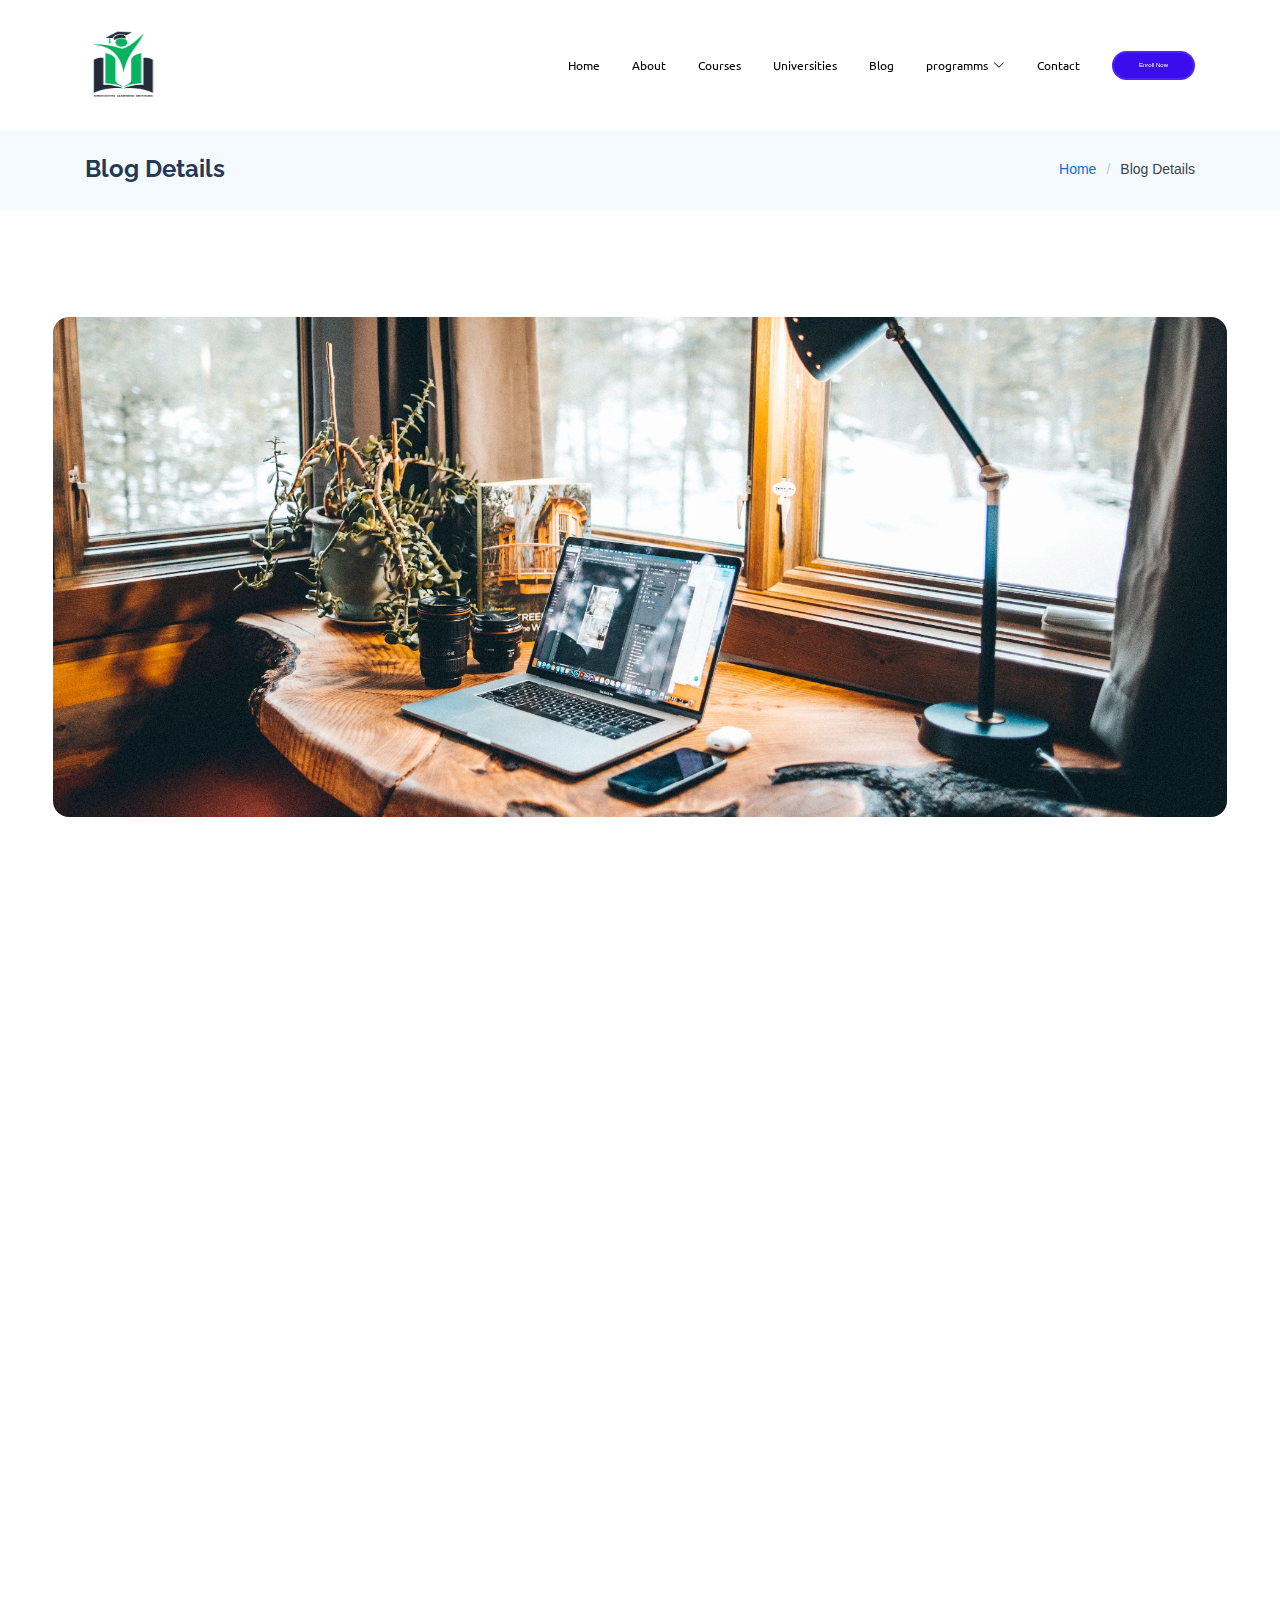
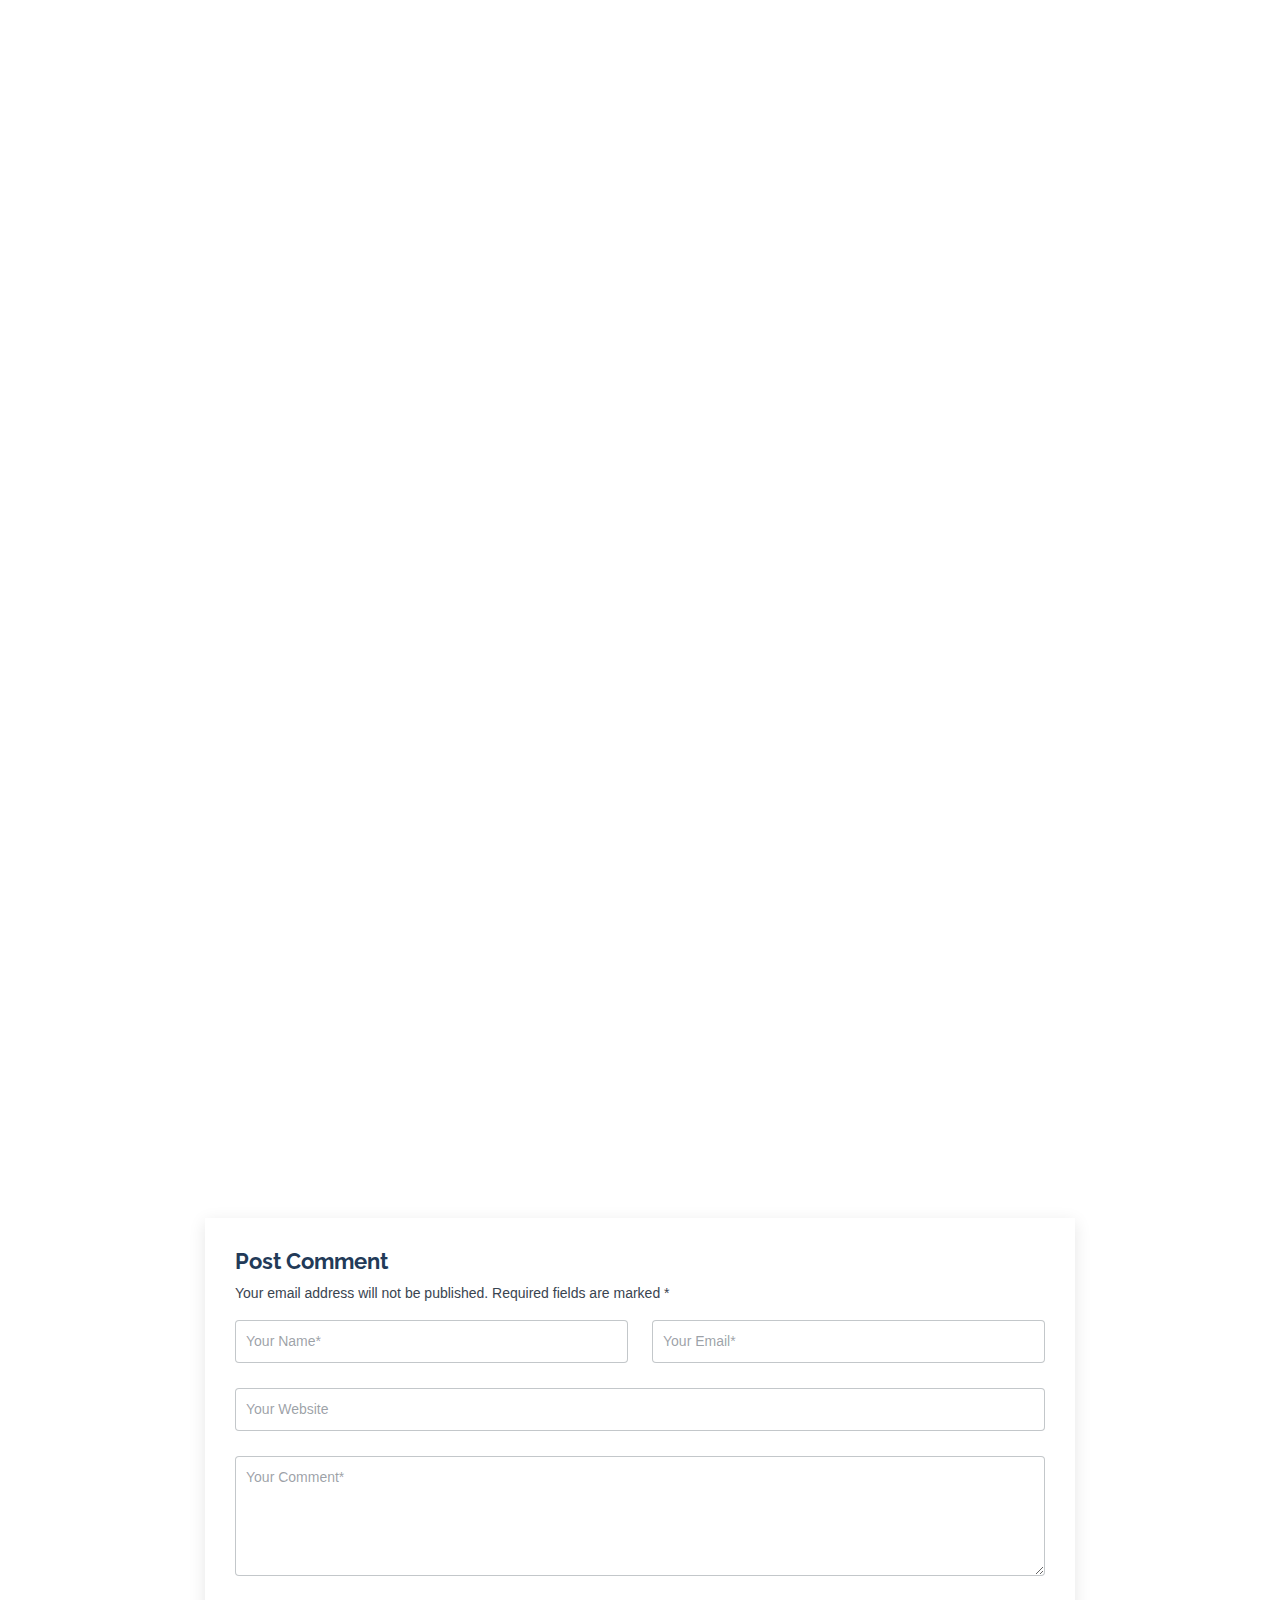
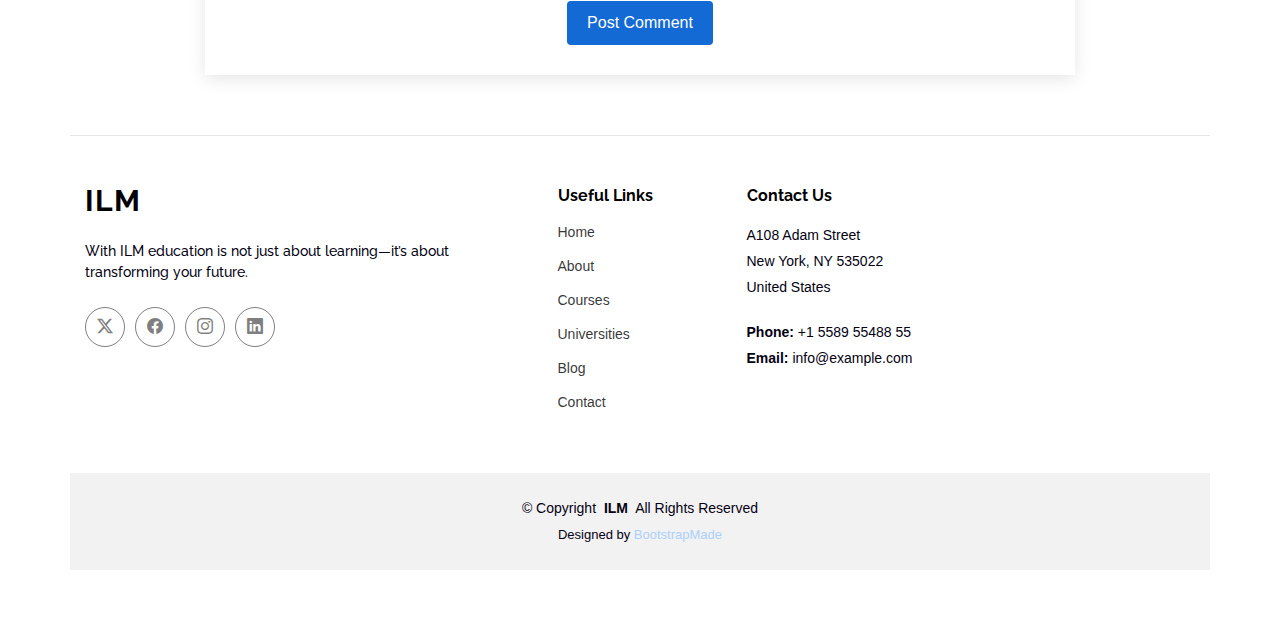
<file: blog-details.html>
<!DOCTYPE html>
<html lang="en">

<head>
  <meta charset="utf-8">
  <meta content="width=device-width, initial-scale=1.0" name="viewport">
  <title>Blog Details - Learner Bootstrap Template</title>
  <meta name="description" content="">
  <meta name="keywords" content="">

  <!-- Favicons -->
  <link href="assets/img/favicon.png" rel="icon">
  <link href="assets/img/apple-touch-icon.png" rel="apple-touch-icon">

  <!-- Fonts -->
  <link href="https://fonts.googleapis.com" rel="preconnect">
  <link href="https://fonts.gstatic.com" rel="preconnect" crossorigin>
  <link href="https://fonts.googleapis.com/css2?family=Roboto:ital,wght@0,100;0,300;0,400;0,500;0,700;0,900;1,100;1,300;1,400;1,500;1,700;1,900&family=Raleway:ital,wght@0,100;0,200;0,300;0,400;0,500;0,600;0,700;0,800;0,900;1,100;1,200;1,300;1,400;1,500;1,600;1,700;1,800;1,900&family=Ubuntu:ital,wght@0,300;0,400;0,500;0,700;1,300;1,400;1,500;1,700&display=swap" rel="stylesheet">

  <!-- Vendor CSS Files -->
  <link href="assets/vendor/bootstrap/css/bootstrap.min.css" rel="stylesheet">
  <link href="assets/vendor/bootstrap-icons/bootstrap-icons.css" rel="stylesheet">
  <link href="assets/vendor/aos/aos.css" rel="stylesheet">
  <link href="assets/vendor/swiper/swiper-bundle.min.css" rel="stylesheet">

  <!-- Main CSS File -->
  <link href="assets/css/main.css" rel="stylesheet">

  <!-- =======================================================
  * Template Name: Learner
  * Template URL: https://bootstrapmade.com/learner-bootstrap-course-template/
  * Updated: Jul 08 2025 with Bootstrap v5.3.7
  * Author: BootstrapMade.com
  * License: https://bootstrapmade.com/license/
  ======================================================== -->
</head>

<body class="blog-details-page">

  <header id="header" class="header d-flex align-items-center sticky-top">
    <div class="container-fluid container-xl position-relative d-flex align-items-center">

      <a href="index.html" class="logo d-flex align-items-center me-auto">
       <img src="assets/img/education/ilm.jpg" alt=" "> 
      
        <!-- <h1 class="sitename"> learners</h1> -->
      </a>

      <nav id="navmenu" class="navmenu">
        <ul>
          <li><a href="index.html" class="active">Home</a></li>
          <li><a href="about.html"class="active">About</a></li>
          <li><a href="courses.html" class="active">Courses</a></li>
           
          
            
                            
          <li><a href="universities.html" class="active"> Universities</a></li>
          <li><a href="blog.html" class="active">Blog</a></li>
          
            <ul>
              
           
             
              <!-- <li><a href="blog-details.html">Blog Details</a></li> -->
             
            </ul>
          </li>

          <li class="dropdown" ><a href="#"><span class="active" > programms</span> <i class="bi bi-chevron-down toggle-dropdown1" ></i></a>
         
            <ul>
              <li><a href="#">Data Science</a></li>
             
              <li><a href="#"> AI & ML</a></li>
              <li><a href="#">Full Stack </a></li>
              <li><a href="#">Cancer Oncology</a></li>
              <li><a href="#">Food Microbiology</a></li>
               <li><a href="#"> Forensic Science</a></li>
            </ul>
          </li>
          <li><a href="contact.html" class="active">Contact</a></li>
        </ul>
        <i class="mobile-nav-toggle d-xl-none bi bi-list"></i>
      </nav>

      <a class="btn-getstarted" class="active" href="enroll.html">Enroll Now</a>

    </div>
  </header>

  <main class="main">

    <!-- Page Title -->
    <div class="page-title light-background">
      <div class="container d-lg-flex justify-content-between align-items-center">
        <h1 class="mb-2 mb-lg-0">Blog Details</h1>
        <nav class="breadcrumbs">
          <ol>
            <li><a href="index.html">Home</a></li>
            <li class="current">Blog Details</li>
          </ol>
        </nav>
      </div>
    </div><!-- End Page Title -->

    <!-- Blog Details Section -->
    <section id="blog-details" class="blog-details section">
      <div class="container" data-aos="fade-up">

        <article class="article">
          <div class="article-header">
            

            

           
          </div>

          <div class="article-featured-image" data-aos="zoom-in">
            <img src="assets/img/blog/blog-hero-1.webp" alt="UI Design Evolution" class="img-fluid">
          </div>

          <div class="article-wrapper">
            <aside class="table-of-contents" data-aos="fade-left">
              <h3>Table of Contents</h3>
              <nav>
                <ul>
                  <li><a href="#introduction" class="active">Introduction</a></li>
                  <li><a href="#skeuomorphism">Benefits of Digital Learning</a></li>
                  <li><a href="#flat-design"> Why Online Education is Growing Rapidly</a></li>
                  <li><a href="#material-design">Future of Online Education</a></li>
                  <li><a href="#neumorphism"> Final Thoughts</a></li>
                  <li><a href="#future">Future Trends</a></li>
                </ul>
              </nav>
            </aside>

            <div class="article-content">
              <div class="content-section" id="introduction" data-aos="fade-up">
                <p class="lead">
                  Education has always been the cornerstone of personal and professional growth. But in recent years, the way we learn has undergone a massive transformation. Traditional classrooms are no longer the only pathway to knowledge—online education has emerged as a powerful alternative, making learning more flexible, accessible, and impactful than ever before.
                </p>

                
                
              </div>

              <div class="content-section" id="skeuomorphism" data-aos="fade-up">
                <h2>Accessibility Beyond Boundaries</h2>
                <div class="image-with-caption right">
                  <img src="assets/img/blog/blog-hero-2.webp" alt="Skeuomorphic Design Example" class="img-fluid" loading="lazy">
                  <figcaption>Early iOS design showcasing skeuomorphic elements</figcaption>
                </div>
                <p>
                  Geography is no longer a barrier to learning. With just a laptop or smartphone, learners can access world-class courses from top universities, industry leaders, and global experts—without leaving their homes.
                </p>

                <div class="feature-points">
                 
                
                </div>
              </div>

              <div class="content-section" id="flat-design" data-aos="fade-up">
                <h2> Flexibility for Modern Learners</h2>
                <p>
                 Unlike rigid classroom schedules, online education allows learners to study anytime, anywhere. Whether you’re a working professional or a student, digital learning fits seamlessly into your lifestyle.
                </p>

                <div class="comparison-grid">
                  <div class="row g-4">
                    <div class="col-md-6">
                      <div class="comparison-card">
                      
                        <h4></h4>
                        <ul>
                          <li> Learn from Global Experts</li>
                          <li> Career Advancement</li>
                        
                        </ul>
                      </div>
                    </div>
                    <div class="col-md-6">
                      <div class="comparison-card">
                        
                        
                        <ul>
                        
                          
                         
                           
                          <li>Diverse Learning Options  </li>
                          <li>Limited depth perception</li>
                        </ul>
                      </div>
                    </div>
                  </div>
                </div>
              </div>

              <div class="content-section" id="material-design" data-aos="fade-up">
                <h2>Material Design: Finding Balance</h2>
                <p>
                  Google's Material Design emerged as a comprehensive design system that combined the simplicity of flat design with subtle depth cues, creating a more intuitive user experience while maintaining modern aesthetics.
                </p>

                <div class="key-principles">
                  <div class="principle">
                    <span class="number">01</span>
                    <h4>AI & Virtual Classrooms</h4>
                    <p> Smarter, more engaging, and highly interactive experiences.</p>
                  </div>
                  <div class="principle">
                    <span class="number">02</span>
                    <h4> Micro-Learning</h4>
                    <p> Short, focused courses that fit into busy lifestyles.</p>
                  </div>
                  <div class="principle">
                    <span class="number">03</span>
                    <h4> Lifelong Learning Trend</h4>
                    <p> Professionals constantly reskilling to stay relevant in a fast-changing world.</p>
                  </div>
                </div>
              </div>

              <div class="content-section" id="neumorphism" data-aos="fade-up">
            
                <p>
                  The rise of online education has redefined how we acquire knowledge and skills. By breaking barriers of location, time, and affordability, digital learning has become the gateway to a brighter future.

As technology continues to evolve, online education will only become more immersive, interactive, and career-focused—ensuring that learners are prepared for the challenges of tomorrow.

So, whether you’re a student, professional, or lifelong learner, it’s time to embrace the future. Because the future of education is online.
                </p>

                
              </div>

            </div>
          </div>

          <div class="article-footer" data-aos="fade-up">
            <div class="share-article">
              <h4>Share this article</h4>
              <div class="share-buttons">
                <a href="#" class="share-button twitter">
                  <i class="bi bi-instagram"></i>
                  <span>Share on Instagram</span>
                </a>
                <a href="#" class="share-button facebook">
                  <i class="bi bi-facebook"></i>
                  <span>Share on Facebook</span>
                </a>
                <a href="#" class="share-button linkedin">
                  <i class="bi bi-linkedin"></i>
                  <span>Share on LinkedIn</span>
                </a>
              </div>
            </div>

         
          </div>

        </article>

      </div>
    </section><!-- /Blog Details Section -->


   

    <!-- Blog Comment Form Section -->
    <section id="blog-comment-form" class="blog-comment-form section">
      <div class="container">

        <form action="">

          <h4>Post Comment</h4>
          <p>Your email address will not be published. Required fields are marked * </p>
          <div class="row">
            <div class="col-md-6 form-group">
              <input name="name" type="text" class="form-control" placeholder="Your Name*">
            </div>
            <div class="col-md-6 form-group">
              <input name="email" type="text" class="form-control" placeholder="Your Email*">
            </div>
          </div>
          <div class="row">
            <div class="col form-group">
              <input name="website" type="text" class="form-control" placeholder="Your Website">
            </div>
          </div>
          <div class="row">
            <div class="col form-group">
              <textarea name="comment" class="form-control" placeholder="Your Comment*"></textarea>
            </div>
          </div>

          <div class="text-center">
            <button type="submit" class="btn btn-primary">Post Comment</button>
          </div>

        </form>

      </div>
    </section><!-- /Blog Comment Form Section -->

  </main>

  <footer id="footer" class="footer accent-background">

    <div class="container footer-top">
      <div class="row gy-4">
        <div class="col-lg-5 col-md-12 footer-about">
          <a href="index.html" class="logo d-flex align-items-center">
            <span class="sitename">ILM</span>
          </a>
          <p>With ILM education is not just about learning—it’s about transforming your future.</p>
          <div class="social-links d-flex mt-4">
            <a href=""><i class="bi bi-twitter-x"></i></a>
            <a href=""><i class="bi bi-facebook"></i></a>
            <a href=""><i class="bi bi-instagram"></i></a>
            <a href=""><i class="bi bi-linkedin"></i></a>
          </div>
        </div>

        <div class="col-lg-2 col-6 footer-links">
          <h4>Useful Links</h4>
          <ul>
            <li><a href="index.html">Home</a></li>
            <li><a href="about.html">About </a></li>
            <li><a href="courses.html">Courses</a></li>
            <li><a href="universities.html">Universities</a></li>
            <li><a href="blog.html">Blog</a></li>
            
            <li><a href="contact.html">Contact</a></li>
          </ul>
        </div>
     

        <div class="col-lg-3 col-md-12 footer-contact text-center text-md-start">
          <h4>Contact Us</h4>
          <p>A108 Adam Street</p>
          <p>New York, NY 535022</p>
          <p>United States</p>
          <p class="mt-4"><strong>Phone:</strong> <span>+1 5589 55488 55</span></p>
          <p><strong>Email:</strong> <span>info@example.com</span></p>
        </div>

      </div>
    </div>

    <div class="container copyright text-center mt-4">
      <p>© <span>Copyright</span> <strong class="px-1 sitename">ILM</strong> <span>All Rights Reserved</span></p>
      <div class="credits">
        <!-- All the links in the footer should remain intact. -->
        <!-- You can delete the links only if you've purchased the pro version. -->
        <!-- Licensing information: https://bootstrapmade.com/license/ -->
        <!-- Purchase the pro version with working PHP/AJAX contact form: [buy-url] -->
        Designed by <a href="https://bootstrapmade.com/">BootstrapMade</a>
      </div>
    </div>

  </footer>

  <!-- Scroll Top -->
  <a href="#" id="scroll-top" class="scroll-top d-flex align-items-center justify-content-center"><i class="bi bi-arrow-up-short"></i></a>

  <!-- Preloader -->
  <div id="preloader"></div>

  <!-- Vendor JS Files -->
  <script src="assets/vendor/bootstrap/js/bootstrap.bundle.min.js"></script>
  <script src="assets/vendor/php-email-form/validate.js"></script>
  <script src="assets/vendor/aos/aos.js"></script>
  <script src="assets/vendor/purecounter/purecounter_vanilla.js"></script>
  <script src="assets/vendor/swiper/swiper-bundle.min.js"></script>

  <!-- Main JS File -->
  <script src="assets/js/main.js"></script>

</body>

</html>
</file>
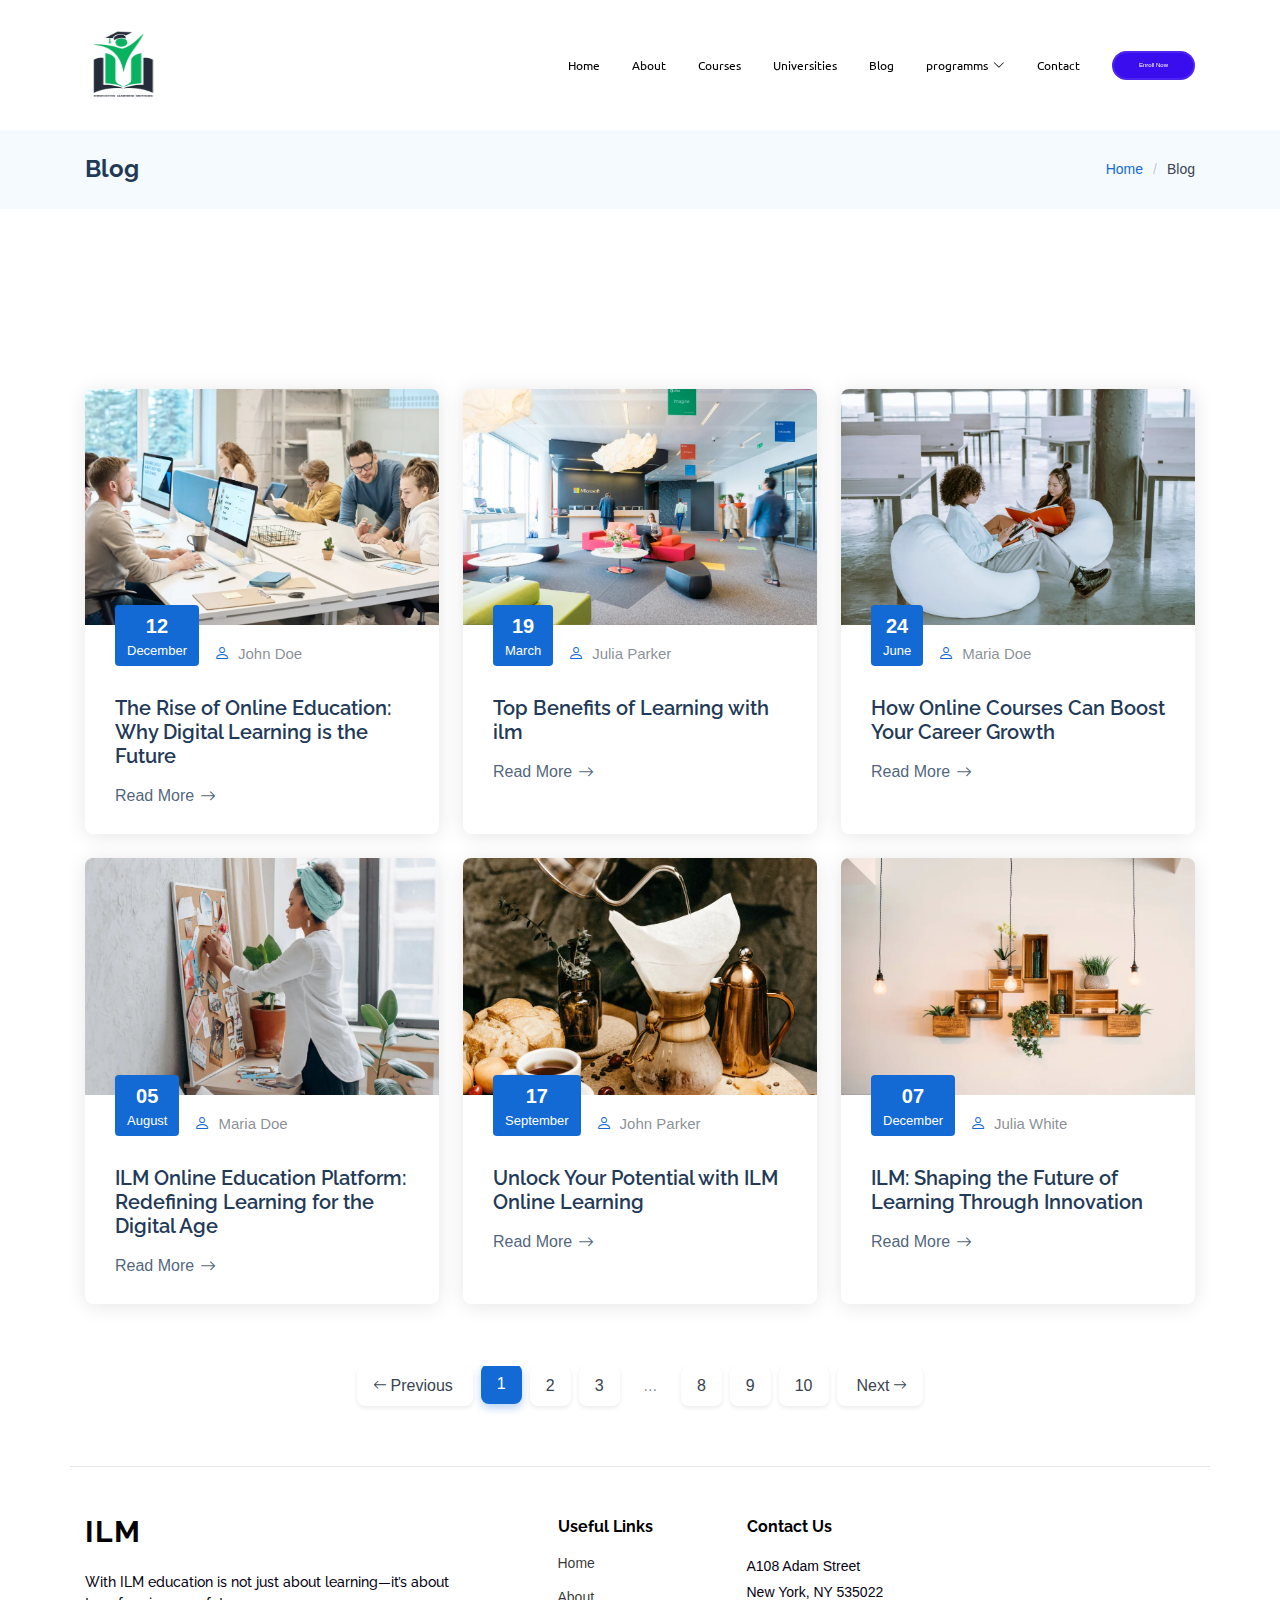
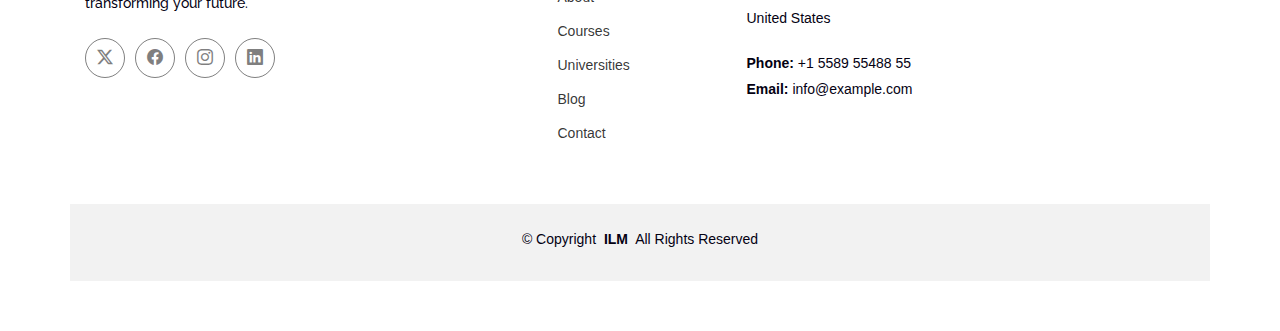
<file: blog.html>
<!DOCTYPE html>
<html lang="en">

<head>
  <meta charset="utf-8">
  <meta content="width=device-width, initial-scale=1.0" name="viewport">
  <title>Blog - Learner Bootstrap Template</title>
  <meta name="description" content="">
  <meta name="keywords" content="">

  <!-- Favicons -->
  <link href="assets/img/favicon.png" rel="icon">
  <link href="assets/img/apple-touch-icon.png" rel="apple-touch-icon">

  <!-- Fonts -->
  <link href="https://fonts.googleapis.com" rel="preconnect">
  <link href="https://fonts.gstatic.com" rel="preconnect" crossorigin>
  <link href="https://fonts.googleapis.com/css2?family=Roboto:ital,wght@0,100;0,300;0,400;0,500;0,700;0,900;1,100;1,300;1,400;1,500;1,700;1,900&family=Raleway:ital,wght@0,100;0,200;0,300;0,400;0,500;0,600;0,700;0,800;0,900;1,100;1,200;1,300;1,400;1,500;1,600;1,700;1,800;1,900&family=Ubuntu:ital,wght@0,300;0,400;0,500;0,700;1,300;1,400;1,500;1,700&display=swap" rel="stylesheet">

  <!-- Vendor CSS Files -->
  <link href="assets/vendor/bootstrap/css/bootstrap.min.css" rel="stylesheet">
  <link href="assets/vendor/bootstrap-icons/bootstrap-icons.css" rel="stylesheet">
  <link href="assets/vendor/aos/aos.css" rel="stylesheet">
  <link href="assets/vendor/swiper/swiper-bundle.min.css" rel="stylesheet">

  <!-- Main CSS File -->
  <link href="assets/css/main.css" rel="stylesheet">

  <!-- =======================================================
  * Template Name: Learner
  * Template URL: https://bootstrapmade.com/learner-bootstrap-course-template/
  * Updated: Jul 08 2025 with Bootstrap v5.3.7
  * Author: BootstrapMade.com
  * License: https://bootstrapmade.com/license/
  ======================================================== -->
</head>

<body class="blog-page">

  <header id="header" class="header d-flex align-items-center sticky-top">
    <div class="container-fluid container-xl position-relative d-flex align-items-center">

      <a href="index.html" class="logo d-flex align-items-center me-auto">
       <img src="assets/img/education/ilm.jpg" alt=" "> 
      
        <!-- <h1 class="sitename"> learners</h1> -->
      </a>

      <nav id="navmenu" class="navmenu">
        <ul>
          <li><a href="index.html" class="active">Home</a></li>
          <li><a href="about.html"class="active">About</a></li>
          <li><a href="courses.html" class="active">Courses</a></li>
           
          
            
                            
          <li><a href="universities.html" class="active"> Universities</a></li>
          <li><a href="blog.html" class="active">Blog</a></li>
          
            <ul>
              
           
             
              <!-- <li><a href="blog-details.html">Blog Details</a></li> -->
             
            </ul>
          </li>

          <li class="dropdown" ><a href="#"><span class="active" > programms</span> <i class="bi bi-chevron-down toggle-dropdown1" ></i></a>
         
            <ul>
              <li><a href="#">Data Science</a></li>
             
              <li><a href="#"> AI & ML</a></li>
              <li><a href="#">Full Stack </a></li>
              <li><a href="#">Cancer Oncology</a></li>
              <li><a href="#">Food Microbiology</a></li>
               <li><a href="#"> Forensic Science</a></li>
            </ul>
          </li>
          <li><a href="contact.html" class="active">Contact</a></li>
        </ul>
        <i class="mobile-nav-toggle d-xl-none bi bi-list"></i>
      </nav>

      <a class="btn-getstarted" class="active" href="enroll.html">Enroll Now</a>

    </div>
  </header>


  <main class="main">

    <!-- Page Title -->
    <div class="page-title light-background">
      <div class="container d-lg-flex justify-content-between align-items-center">
        <h1 class="mb-2 mb-lg-0">Blog</h1>
        <nav class="breadcrumbs">
          <ol>
            <li><a href="index.html">Home</a></li>
            <li class="current">Blog</li>
          </ol>
        </nav>
      </div>
    </div><!-- End Page Title -->

    <!-- Blog Hero Section -->
    <section id="blog-hero" class="blog-hero section">

      <div class="container" data-aos="fade-up" data-aos-delay="100">

        <div class="blog-grid">

          <!-- Featured Post (Large) -->
          
          <!-- Regular Posts -->
        

         

      

        </div>

      </div>

    </section><!-- /Blog Hero Section -->

    <!-- Blog Posts Section -->
    <section id="blog-posts" class="blog-posts section">

      <div class="container" data-aos="fade-up" data-aos-delay="100">
        <div class="row gy-4">

          <div class="col-lg-4">
            <article class="position-relative h-100">

              <div class="post-img position-relative overflow-hidden">
                <img src="assets/img/blog/blog-post-1.webp" class="img-fluid" alt="">
              </div>

              <div class="meta d-flex align-items-end">
                <span class="post-date"><span>12</span>December</span>
                <div class="d-flex align-items-center">
                  <i class="bi bi-person"></i> <span class="ps-2">John Doe</span>
                </div>
               
               
              </div>

              <div class="post-content d-flex flex-column">

                <h3 class="post-title"> The Rise of Online Education: Why Digital Learning is the Future </h3>
                <a href="blog-details.html" class="readmore stretched-link"><span>Read More</span><i class="bi bi-arrow-right"></i></a>

              </div>

            </article>
          </div><!-- End post list item -->

          <div class="col-lg-4">
            <article class="position-relative h-100">

              <div class="post-img position-relative overflow-hidden">
                <img src="assets/img/blog/blog-post-2.webp" class="img-fluid" alt="">
              </div>

              <div class="meta d-flex align-items-end">
                <span class="post-date"><span>19</span>March</span>
                <div class="d-flex align-items-center">
                  <i class="bi bi-person"></i> <span class="ps-2">Julia Parker</span>
                </div>
                
              </div>

              <div class="post-content d-flex flex-column">
                <h3 class="post-title"> Top Benefits of Learning with ilm </h3>
                <a href="blog1.html" class="readmore stretched-link"><span>Read More</span><i class="bi bi-arrow-right"></i></a>
              </div>

            </article>
          </div><!-- End post list item -->

          <div class="col-lg-4">
            <article class="position-relative h-100">

              <div class="post-img position-relative overflow-hidden">
                <img src="assets/img/blog/blog-post-3.webp" class="img-fluid" alt="">
              </div>
              <div class="meta d-flex align-items-end">
                <span class="post-date"><span>24</span>June</span>
                <div class="d-flex align-items-center">
                  <i class="bi bi-person"></i> <span class="ps-2">Maria Doe</span>
                </div>
               
                
              </div>

              <div class="post-content d-flex flex-column">
                <h3 class="post-title"> How Online Courses Can Boost Your Career Growth</h3>
                <a href="blog2.html" class="readmore stretched-link"><span>Read More</span><i class="bi bi-arrow-right"></i></a>
              </div>

            </article>
          </div><!-- End post list item -->

          <div class="col-lg-4">
            <article class="position-relative h-100">

              <div class="post-img position-relative overflow-hidden">
                <img src="assets/img/blog/blog-post-4.webp" class="img-fluid" alt="">
              </div>
              <div class="meta d-flex align-items-end">
                <span class="post-date"><span>05</span>August</span>
                <div class="d-flex align-items-center">
                  <i class="bi bi-person"></i> <span class="ps-2">Maria Doe</span>
                </div>
                
              </div>

              <div class="post-content d-flex flex-column">
                <h3 class="post-title">ILM Online Education Platform: Redefining Learning for the Digital Age</h3>
                <a href="blog3.html" class="readmore stretched-link"><span>Read More</span><i class="bi bi-arrow-right"></i></a>
              </div>

            </article>
          </div><!-- End post list item -->

          <div class="col-lg-4">
            <article class="position-relative h-100">

              <div class="post-img position-relative overflow-hidden">
                <img src="assets/img/blog/blog-post-5.webp" class="img-fluid" alt="">
              </div>

              <div class="meta d-flex align-items-end">
                <span class="post-date"><span>17</span>September</span>
                <div class="d-flex align-items-center">
                  <i class="bi bi-person"></i> <span class="ps-2">John Parker</span>
                </div>
               
                
              </div>

              <div class="post-content d-flex flex-column">

                <h3 class="post-title"> Unlock Your Potential with ILM Online Learning</h3>
                <a href="blog4.html" class="readmore stretched-link"><span>Read More</span><i class="bi bi-arrow-right"></i></a>

              </div>

            </article>
          </div><!-- End post list item -->

          <div class="col-lg-4">
            <article class="position-relative h-100">

              <div class="post-img position-relative overflow-hidden">
                <img src="assets/img/blog/blog-post-6.webp" class="img-fluid" alt="">
              </div>

              <div class="meta d-flex align-items-end">
                <span class="post-date"><span>07</span>December</span>
                <div class="d-flex align-items-center">
                  <i class="bi bi-person"></i> <span class="ps-2">Julia White</span>
                </div>
               
               
              </div>

              <div class="post-content d-flex flex-column">

                <h3 class="post-title"> ILM: Shaping the Future of Learning Through Innovation</h3>
                <a href="blog5.html" class="readmore stretched-link"><span>Read More</span><i class="bi bi-arrow-right"></i></a>

              </div>

            </article>
          </div><!-- End post list item -->

        </div>
      </div>

    </section><!-- /Blog Posts Section -->

    <!-- Pagination 2 Section -->
    <section id="pagination-2" class="pagination-2 section">

      <div class="container">
        <nav class="d-flex justify-content-center" aria-label="Page navigation">
          <ul>
            <li>
              <a href="#" aria-label="Previous page">
                <i class="bi bi-arrow-left"></i>
                <span class="d-none d-sm-inline">Previous</span>
              </a>
            </li>

            <li><a href="#" class="active">1</a></li>
            <li><a href="#">2</a></li>
            <li><a href="#">3</a></li>
            <li class="ellipsis">...</li>
            <li><a href="#">8</a></li>
            <li><a href="#">9</a></li>
            <li><a href="#">10</a></li>

            <li>
              <a href="#" aria-label="Next page">
                <span class="d-none d-sm-inline">Next</span>
                <i class="bi bi-arrow-right"></i>
              </a>
            </li>
          </ul>
        </nav>
      </div>

    </section><!-- /Pagination 2 Section -->

  </main>

  <footer id="footer" class="footer accent-background">

    <div class="container footer-top">
      <div class="row gy-4">
        <div class="col-lg-5 col-md-12 footer-about">
          <a href="index.html" class="logo d-flex align-items-center">
            <span class="sitename">ILM</span>
          </a>
          <p>With ILM education is not just about learning—it’s about transforming your future.</p>
          <div class="social-links d-flex mt-4">
            <a href=""><i class="bi bi-twitter-x"></i></a>
            <a href=""><i class="bi bi-facebook"></i></a>
            <a href=""><i class="bi bi-instagram"></i></a>
            <a href=""><i class="bi bi-linkedin"></i></a>
          </div>
        </div>

        <div class="col-lg-2 col-6 footer-links">
          <h4>Useful Links</h4>
          <ul>
            <li><a href="index.html">Home</a></li>
            <li><a href="about.html">About </a></li>
            <li><a href="courses.html">Courses</a></li>
            <li><a href="universities.html">Universities</a></li>
            <li><a href="blog.html">Blog</a></li>
            
            <li><a href="contact.html">Contact</a></li>
          </ul>
        </div>

       

        <div class="col-lg-3 col-md-12 footer-contact text-center text-md-start">
          <h4>Contact Us</h4>
          <p>A108 Adam Street</p>
          <p>New York, NY 535022</p>
          <p>United States</p>
          <p class="mt-4"><strong>Phone:</strong> <span>+1 5589 55488 55</span></p>
          <p><strong>Email:</strong> <span>info@example.com</span></p>
        </div>

      </div>
    </div>

    <div class="container copyright text-center mt-4">
      <p>© <span>Copyright</span> <strong class="px-1 sitename">ILM</strong> <span>All Rights Reserved</span></p>
      <div class="credits">
        <!-- All the links in the footer should remain intact. -->
        <!-- You can delete the links only if you've purchased the pro version. -->
        <!-- Licensing information: https://bootstrapmade.com/license/ -->
        <!-- Purchase the pro version with working PHP/AJAX contact form: [buy-url] -->
       
      </div>
    </div>

  </footer>

  <!-- Scroll Top -->
  <a href="#" id="scroll-top" class="scroll-top d-flex align-items-center justify-content-center"><i class="bi bi-arrow-up-short"></i></a>

  <!-- Preloader -->
  <div id="preloader"></div>

  <!-- Vendor JS Files -->
  <script src="assets/vendor/bootstrap/js/bootstrap.bundle.min.js"></script>
  <script src="assets/vendor/php-email-form/validate.js"></script>
  <script src="assets/vendor/aos/aos.js"></script>
  <script src="assets/vendor/purecounter/purecounter_vanilla.js"></script>
  <script src="assets/vendor/swiper/swiper-bundle.min.js"></script>

  <!-- Main JS File -->
  <script src="assets/js/main.js"></script>

</body>

</html>
</file>
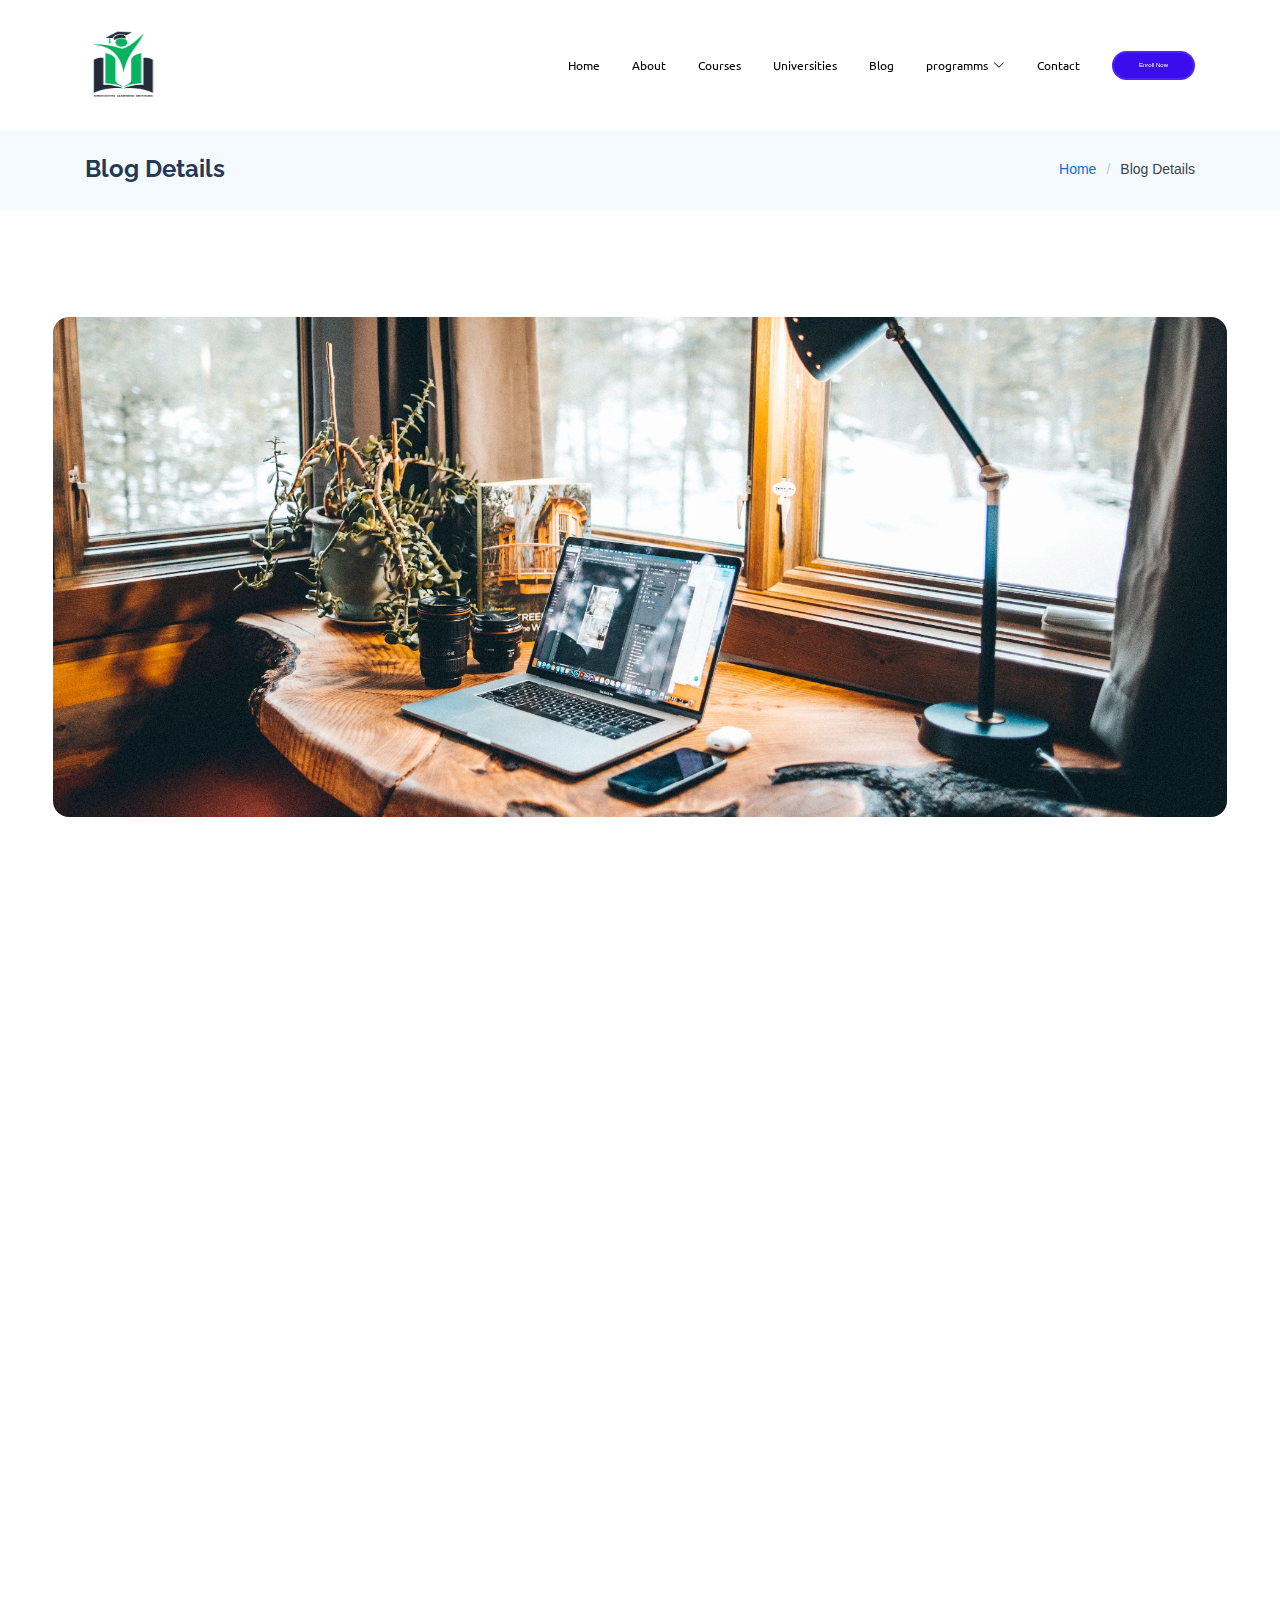
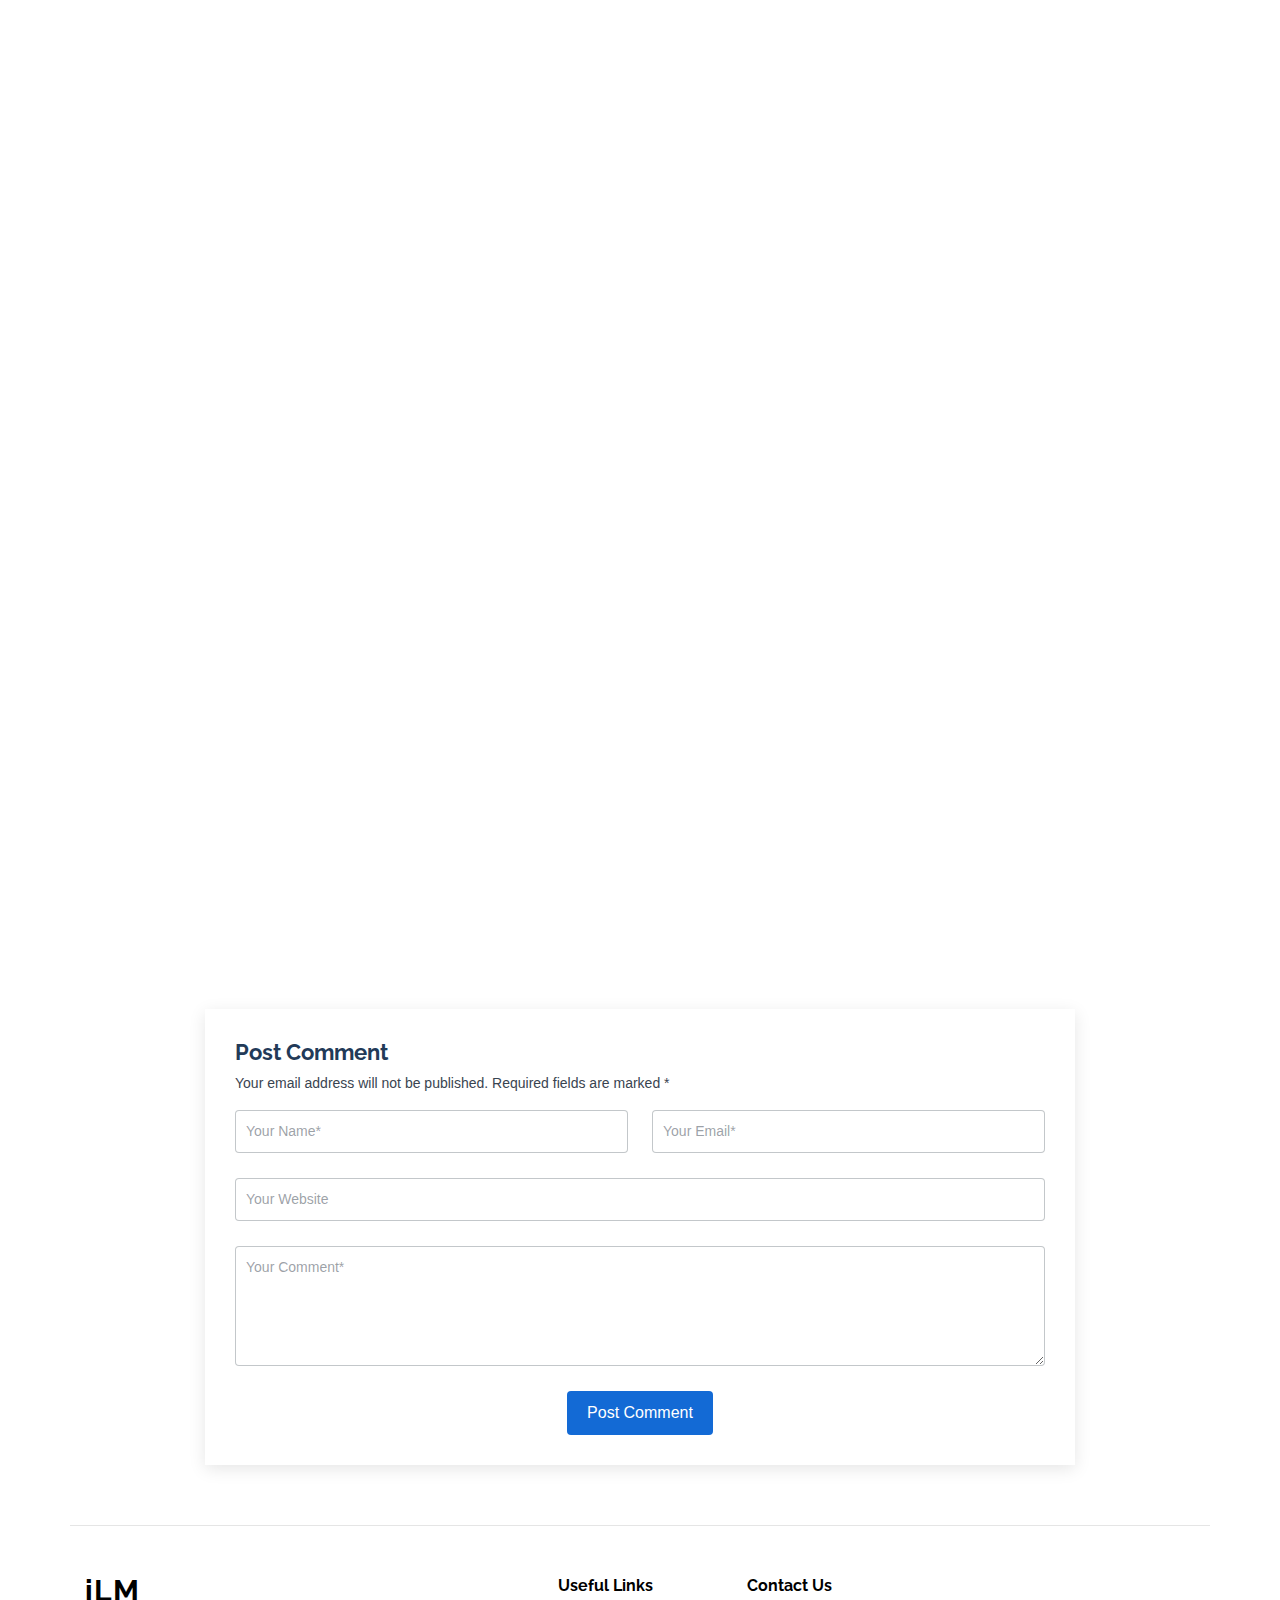
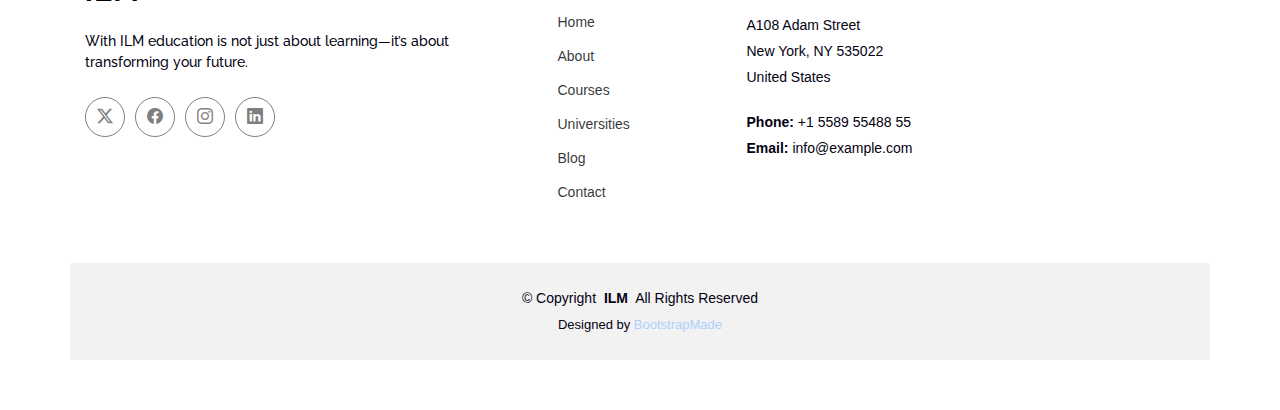
<file: blog1.html>
<!DOCTYPE html>
<html lang="en">

<head>
  <meta charset="utf-8">
  <meta content="width=device-width, initial-scale=1.0" name="viewport">
  <title>Blog Details - Learner Bootstrap Template</title>
  <meta name="description" content="">
  <meta name="keywords" content="">

  <!-- Favicons -->
  <link href="assets/img/favicon.png" rel="icon">
  <link href="assets/img/apple-touch-icon.png" rel="apple-touch-icon">

  <!-- Fonts -->
  <link href="https://fonts.googleapis.com" rel="preconnect">
  <link href="https://fonts.gstatic.com" rel="preconnect" crossorigin>
  <link href="https://fonts.googleapis.com/css2?family=Roboto:ital,wght@0,100;0,300;0,400;0,500;0,700;0,900;1,100;1,300;1,400;1,500;1,700;1,900&family=Raleway:ital,wght@0,100;0,200;0,300;0,400;0,500;0,600;0,700;0,800;0,900;1,100;1,200;1,300;1,400;1,500;1,600;1,700;1,800;1,900&family=Ubuntu:ital,wght@0,300;0,400;0,500;0,700;1,300;1,400;1,500;1,700&display=swap" rel="stylesheet">

  <!-- Vendor CSS Files -->
  <link href="assets/vendor/bootstrap/css/bootstrap.min.css" rel="stylesheet">
  <link href="assets/vendor/bootstrap-icons/bootstrap-icons.css" rel="stylesheet">
  <link href="assets/vendor/aos/aos.css" rel="stylesheet">
  <link href="assets/vendor/swiper/swiper-bundle.min.css" rel="stylesheet">

  <!-- Main CSS File -->
  <link href="assets/css/main.css" rel="stylesheet">

  <!-- =======================================================
  * Template Name: Learner
  * Template URL: https://bootstrapmade.com/learner-bootstrap-course-template/
  * Updated: Jul 08 2025 with Bootstrap v5.3.7
  * Author: BootstrapMade.com
  * License: https://bootstrapmade.com/license/
  ======================================================== -->
</head>

<body class="blog-details-page">

   <header id="header" class="header d-flex align-items-center sticky-top">
    <div class="container-fluid container-xl position-relative d-flex align-items-center">

      <a href="index.html" class="logo d-flex align-items-center me-auto">
       <img src="assets/img/education/ilm.jpg" alt=" "> 
      
        <!-- <h1 class="sitename"> learners</h1> -->
      </a>

      <nav id="navmenu" class="navmenu">
        <ul>
          <li><a href="index.html" class="active">Home</a></li>
          <li><a href="about.html"class="active">About</a></li>
          <li><a href="courses.html" class="active">Courses</a></li>
           
          
            
                            
          <li><a href="universities.html" class="active"> Universities</a></li>
          <li><a href="blog.html" class="active">Blog</a></li>
          
            <ul>
              
           
             
              <!-- <li><a href="blog-details.html">Blog Details</a></li> -->
             
            </ul>
          </li>

          <li class="dropdown" ><a href="#"><span class="active" > programms</span> <i class="bi bi-chevron-down toggle-dropdown1" ></i></a>
         
            <ul>
              <li><a href="#">Data Science</a></li>
             
              <li><a href="#"> AI & ML</a></li>
              <li><a href="#">Full Stack </a></li>
              <li><a href="#">Cancer Oncology</a></li>
              <li><a href="#">Food Microbiology</a></li>
               <li><a href="#"> Forensic Science</a></li>
            </ul>
          </li>
          <li><a href="contact.html" class="active">Contact</a></li>
        </ul>
        <i class="mobile-nav-toggle d-xl-none bi bi-list"></i>
      </nav>

      <a class="btn-getstarted" class="active" href="enroll.html">Enroll Now</a>

    </div>
  </header>

  <main class="main">

    <!-- Page Title -->
    <div class="page-title light-background">
      <div class="container d-lg-flex justify-content-between align-items-center">
        <h1 class="mb-2 mb-lg-0">Blog Details</h1>
        <nav class="breadcrumbs">
          <ol>
            <li><a href="index.html">Home</a></li>
            <li class="current">Blog Details</li>
          </ol>
        </nav>
      </div>
    </div><!-- End Page Title -->

    <!-- Blog Details Section -->
    <section id="blog-details" class="blog-details section">
      <div class="container" data-aos="fade-up">

        <article class="article">
          <div class="article-header">
            

            

           
          </div>

          <div class="article-featured-image" data-aos="zoom-in">
            <img src="assets/img/blog/blog-hero-1.webp" alt="UI Design Evolution" class="img-fluid">
          </div>

          <div class="article-wrapper">
            <aside class="table-of-contents" data-aos="fade-left">
              <h3>Table of Contents</h3>
              <nav>
                <ul>
                  <li><a href="#introduction" class="active">Introduction</a></li>
                  <li><a href="#skeuomorphism"> Learn from Industry Experts</a></li>
                  <li><a href="#flat-design"> Flexible Learning Learn Anytime, Anywhere</a></li>
                  <li><a href="#material-design"> Career Focused and Practical Courses</a></li>
                  <li><a href="#neumorphism"> Affordable and Accessible Education</a></li>
                  <li><a href="#future"> Wide Range of Courses</a></li>
                </ul>
              </nav>
            </aside>

            <div class="article-content">
              <div class="content-section" id="introduction" data-aos="fade-up">
                <p class="lead">
                Education is evolving faster than ever, and ILM Online Education Platform stands at the heart of this transformation. With the goal of making quality education accessible to everyone, ILM provides learners with the tools, flexibility, and support they need to grow personally and professionally.
                </p>

                
                
              </div>

              <div class="content-section" id="skeuomorphism" data-aos="fade-up">
            
                <div class="image-with-caption right">
                  <img src="assets/img/blog/blog2.jpg" alt="Skeuomorphic Design Example" class="img-fluid" loading="lazy">
                  <figcaption>Early iOS design showcasing skeuomorphic elements</figcaption>
                </div>
                <p>
              Get expert mentorship and career advice.
                </p>
                 <p>
        Learn techniques and tools used by professionals today.
                </p>
                 <p>
              Stay updated with the latest trends in your field.
                </p>

                <div class="feature-points">
                 
                
                </div>
              </div>

              <div class="content-section" id="flat-design" data-aos="fade-up">
            
                <p>
               Study at your convenience day or night.
                </p>
                 <p>
               Access lectures and study materials 24/7.
                </p>
                 <p>
                  Learn from any device — laptop, tablet, or smartphone.
                </p>

                <div class="comparison-grid">
                  <div class="row g-4">
                    <div class="col-md-6">
                      <div class="comparison-card">
                      
                        <h4></h4>
                        <ul>
                          <li> Hands-on projects and case studies.</li>
                          <li> Job-ready skills tailored to modern industries..</li>
                        
                        </ul>
                      </div>
                    </div>
                    <div class="col-md-6">
                      <div class="comparison-card">
                         <ul>
                          <li> Certifications that add value to your professional profile.</li>
                          <li> ILM’s curriculum ensures you’re not just learning  you’re preparing for success.</li>
                        
                        </ul>
                        
                       
                      </div>
                    </div>
                  </div>
                </div>
              </div>

              <div class="content-section" id="material-design" data-aos="fade-up">
            
                <p>
                 Competitive course pricing.
                </p>
                 <p>
                 Access to global-quality education without high tuition fees.
                </p>
                 <p>
                 Opportunities for learners from all backgrounds to grow.
                </p>

                <div class="key-principles">
                  <div class="principle">
                    <span class="number">01</span>
                <h4> Technology & IT</h4>
                    <p> Artificial Intelligence, Machine Learning, Cybersecurity, Full Stack Development.</p>
                  </div>
                  <div class="principle">
                    <span class="number">02</span>
                     <h4> Science & Health</h4>
                    <p> Food Microbiology, Forensic Science, Oncology</p>
                  </div>
                  <div class="principle">
                    <span class="number">03</span>
                     <h4> Business & Management</h4>
                    <p> Entrepreneurship, Digital Marketing, Leadership.</p>
                  </div>
                </div>
              </div>

             

            </div>
          </div>

          <div class="article-footer" data-aos="fade-up">
            <div class="share-article">
              <h4>Share this article</h4>
              <div class="share-buttons">
                <a href="#" class="share-button twitter">
                  <i class="bi bi-instagram"></i>
                  <span>Share on Instagram</span>
                </a>
                <a href="#" class="share-button facebook">
                  <i class="bi bi-facebook"></i>
                  <span>Share on Facebook</span>
                </a>
                <a href="#" class="share-button linkedin">
                  <i class="bi bi-linkedin"></i>
                  <span>Share on LinkedIn</span>
                </a>
              </div>
            </div>

         
          </div>

        </article>

      </div>
    </section><!-- /Blog Details Section -->


   

    <!-- Blog Comment Form Section -->
    <section id="blog-comment-form" class="blog-comment-form section">
      <div class="container">

        <form action="">

          <h4>Post Comment</h4>
          <p>Your email address will not be published. Required fields are marked * </p>
          <div class="row">
            <div class="col-md-6 form-group">
              <input name="name" type="text" class="form-control" placeholder="Your Name*">
            </div>
            <div class="col-md-6 form-group">
              <input name="email" type="text" class="form-control" placeholder="Your Email*">
            </div>
          </div>
          <div class="row">
            <div class="col form-group">
              <input name="website" type="text" class="form-control" placeholder="Your Website">
            </div>
          </div>
          <div class="row">
            <div class="col form-group">
              <textarea name="comment" class="form-control" placeholder="Your Comment*"></textarea>
            </div>
          </div>

          <div class="text-center">
            <button type="submit" class="btn btn-primary">Post Comment</button>
          </div>

        </form>

      </div>
    </section><!-- /Blog Comment Form Section -->

  </main>

  <footer id="footer" class="footer accent-background">

    <div class="container footer-top">
      <div class="row gy-4">
        <div class="col-lg-5 col-md-12 footer-about">
          <a href="index.html" class="logo d-flex align-items-center">
            <span class="sitename">iLM</span>
          </a>
          <p>With ILM education is not just about learning—it’s about transforming your future.</p>
          <div class="social-links d-flex mt-4">
            <a href=""><i class="bi bi-twitter-x"></i></a>
            <a href=""><i class="bi bi-facebook"></i></a>
            <a href=""><i class="bi bi-instagram"></i></a>
            <a href=""><i class="bi bi-linkedin"></i></a>
          </div>
        </div>

        <div class="col-lg-2 col-6 footer-links">
          <h4>Useful Links</h4>
          <ul>
            <li><a href="index.html">Home</a></li>
            <li><a href="about.html">About </a></li>
            <li><a href="courses.html">Courses</a></li>
            <li><a href="universities.html">Universities</a></li>
            <li><a href="blog.html">Blog</a></li>
            
            <li><a href="contact.html">Contact</a></li>
          </ul>
        </div>

     

        <div class="col-lg-3 col-md-12 footer-contact text-center text-md-start">
          <h4>Contact Us</h4>
          <p>A108 Adam Street</p>
          <p>New York, NY 535022</p>
          <p>United States</p>
          <p class="mt-4"><strong>Phone:</strong> <span>+1 5589 55488 55</span></p>
          <p><strong>Email:</strong> <span>info@example.com</span></p>
        </div>

      </div>
    </div>

    <div class="container copyright text-center mt-4">
      <p>© <span>Copyright</span> <strong class="px-1 sitename">ILM</strong> <span>All Rights Reserved</span></p>
      <div class="credits">
        <!-- All the links in the footer should remain intact. -->
        <!-- You can delete the links only if you've purchased the pro version. -->
        <!-- Licensing information: https://bootstrapmade.com/license/ -->
        <!-- Purchase the pro version with working PHP/AJAX contact form: [buy-url] -->
        Designed by <a href="https://bootstrapmade.com/">BootstrapMade</a>
      </div>
    </div>

  </footer>

  <!-- Scroll Top -->
  <a href="#" id="scroll-top" class="scroll-top d-flex align-items-center justify-content-center"><i class="bi bi-arrow-up-short"></i></a>

  <!-- Preloader -->
  <div id="preloader"></div>

  <!-- Vendor JS Files -->
  <script src="assets/vendor/bootstrap/js/bootstrap.bundle.min.js"></script>
  <script src="assets/vendor/php-email-form/validate.js"></script>
  <script src="assets/vendor/aos/aos.js"></script>
  <script src="assets/vendor/purecounter/purecounter_vanilla.js"></script>
  <script src="assets/vendor/swiper/swiper-bundle.min.js"></script>

  <!-- Main JS File -->
  <script src="assets/js/main.js"></script>

</body>

</html>
</file>
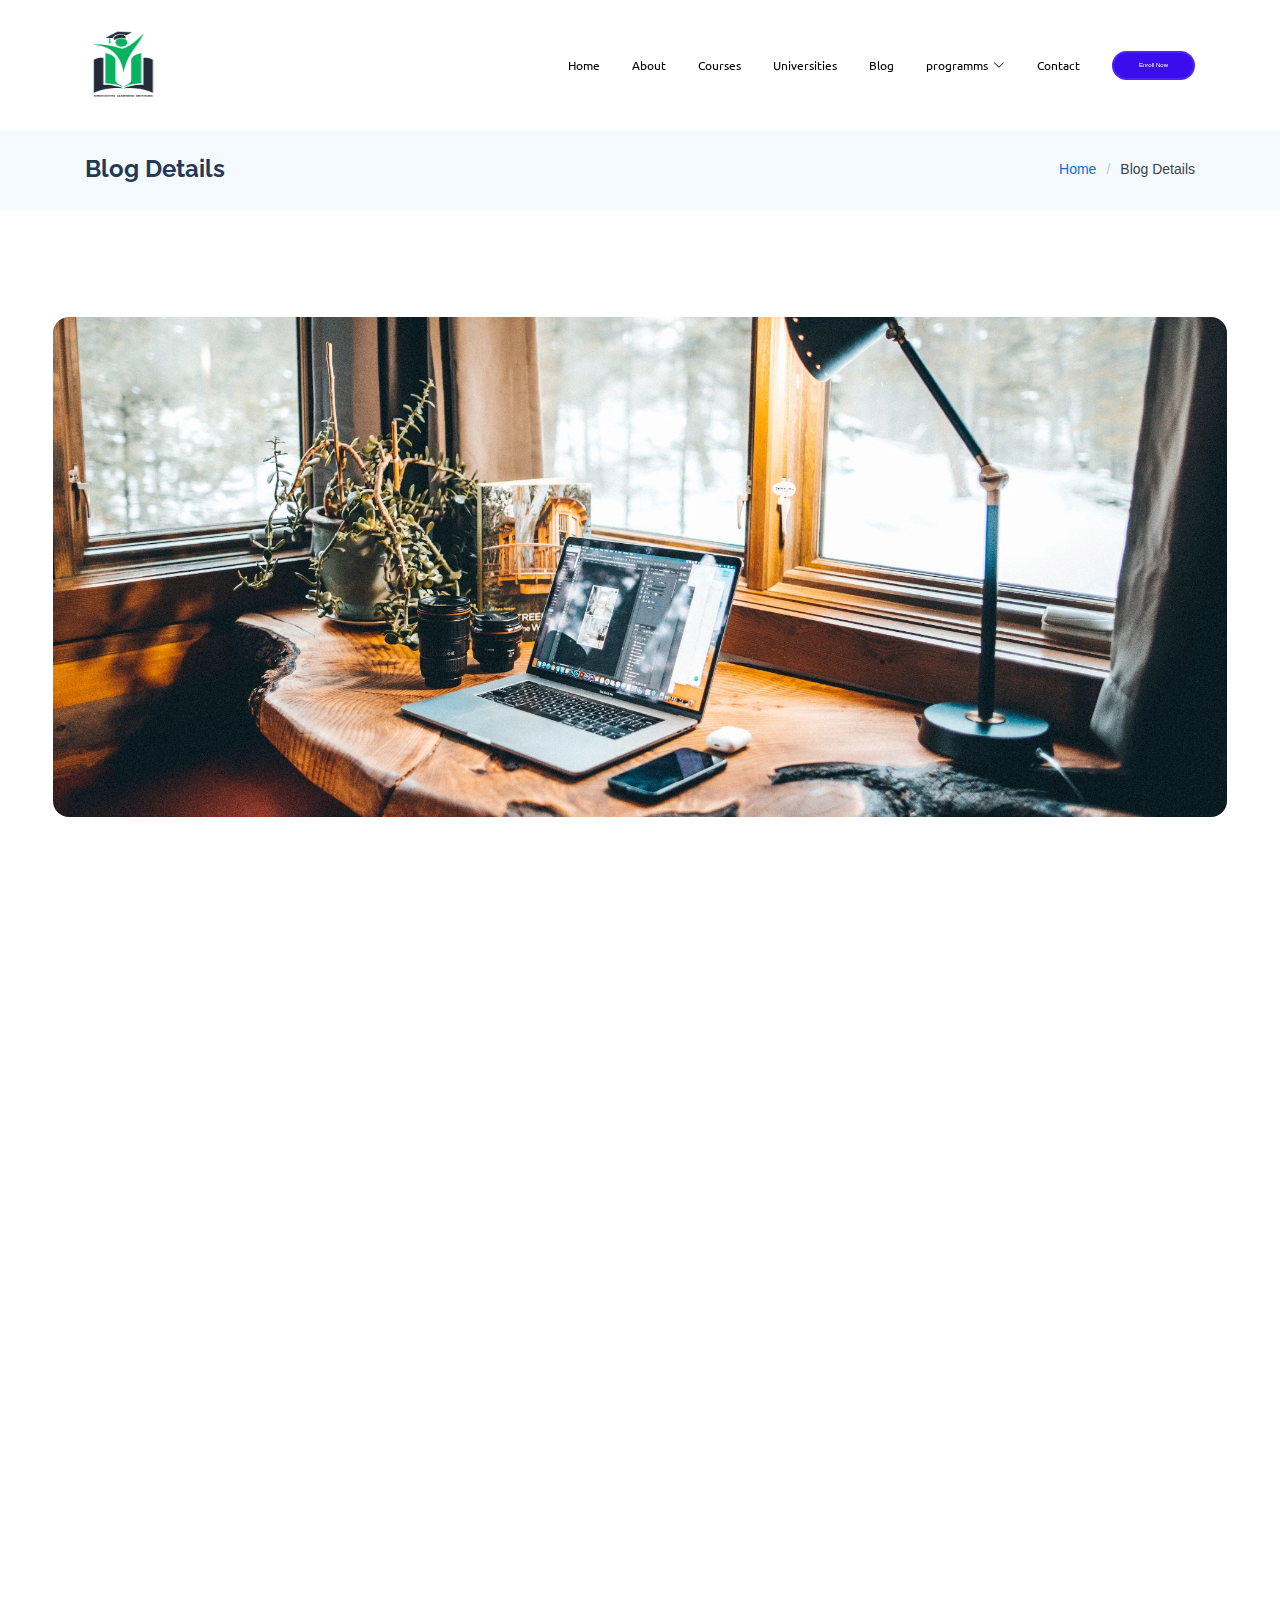
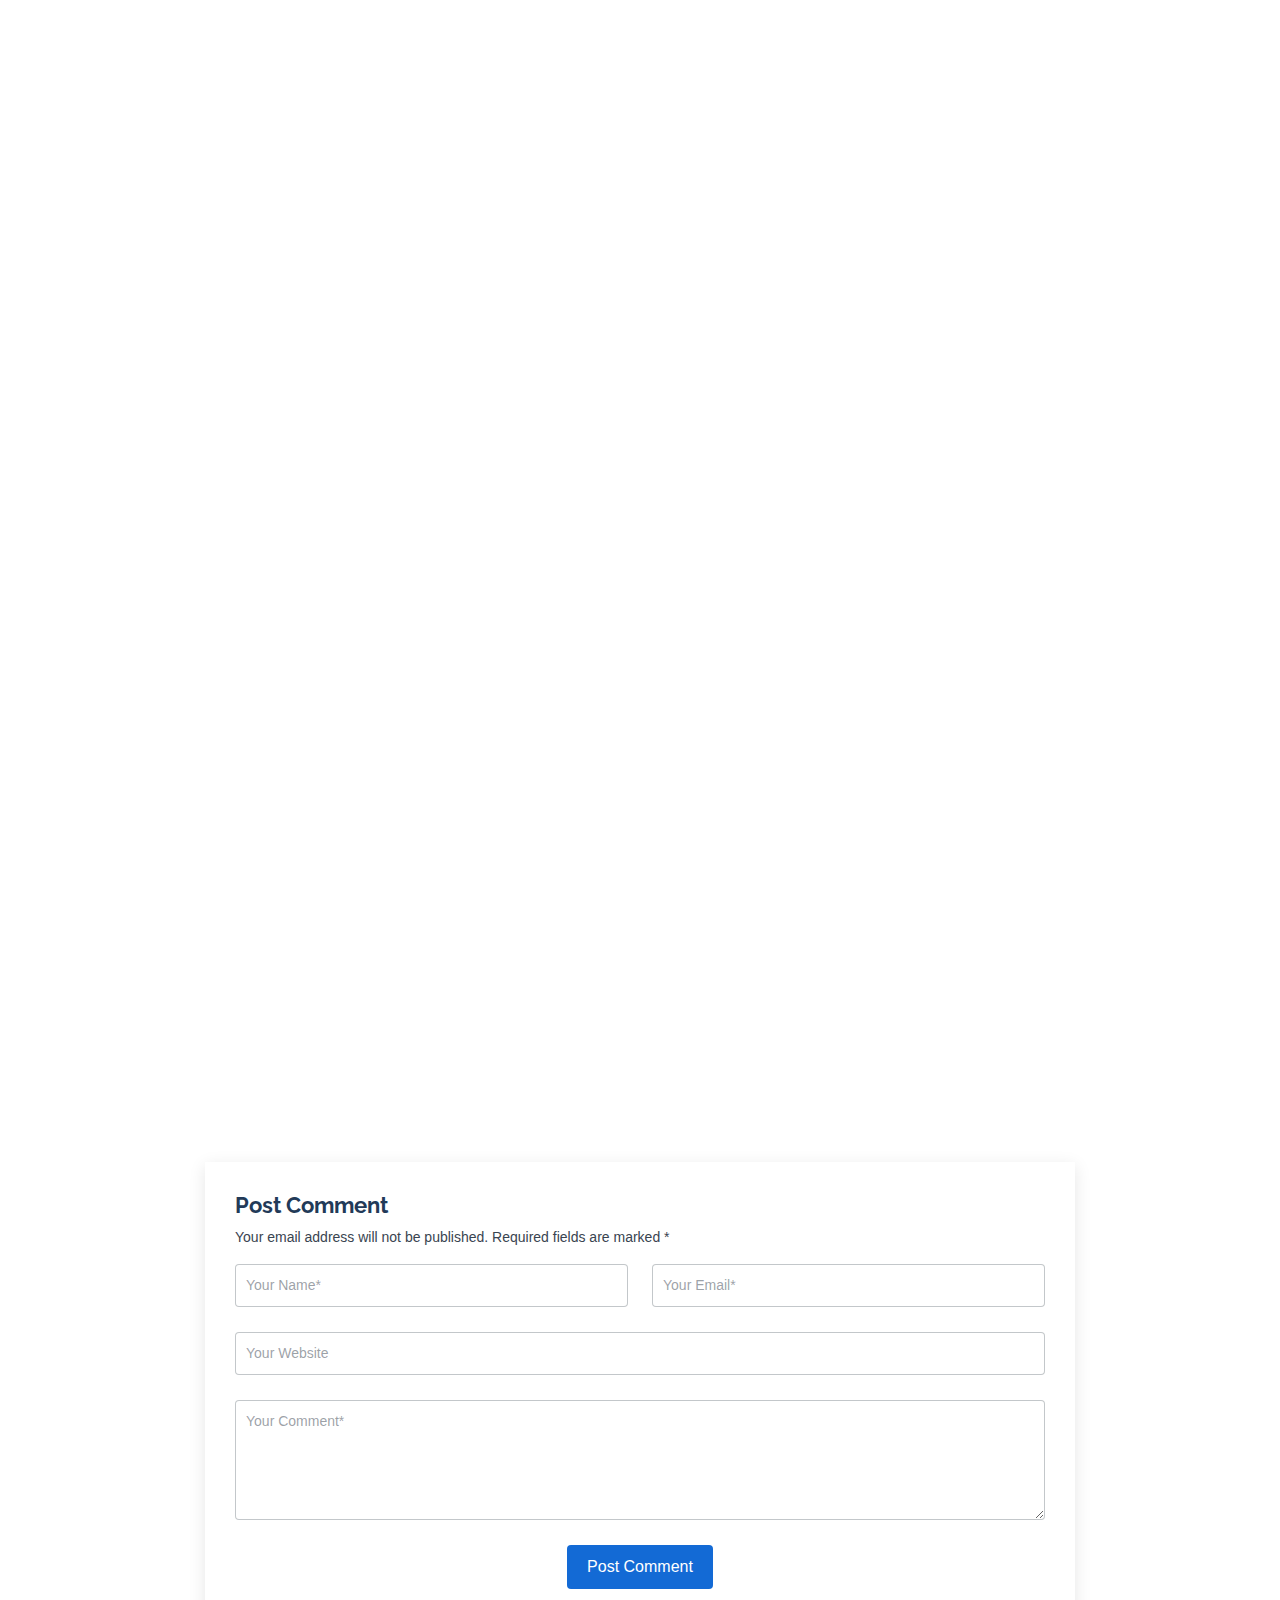
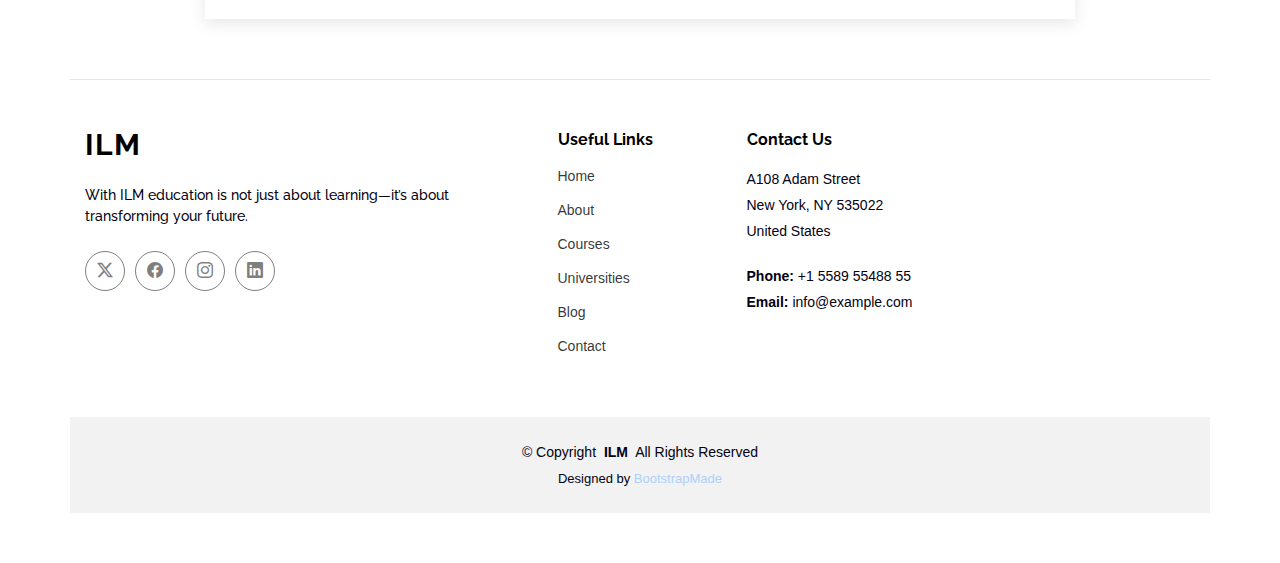
<file: blog2.html>
<!DOCTYPE html>
<html lang="en">

<head>
  <meta charset="utf-8">
  <meta content="width=device-width, initial-scale=1.0" name="viewport">
  <title>Blog Details - Learner Bootstrap Template</title>
  <meta name="description" content="">
  <meta name="keywords" content="">

  <!-- Favicons -->
  <link href="assets/img/favicon.png" rel="icon">
  <link href="assets/img/apple-touch-icon.png" rel="apple-touch-icon">

  <!-- Fonts -->
  <link href="https://fonts.googleapis.com" rel="preconnect">
  <link href="https://fonts.gstatic.com" rel="preconnect" crossorigin>
  <link href="https://fonts.googleapis.com/css2?family=Roboto:ital,wght@0,100;0,300;0,400;0,500;0,700;0,900;1,100;1,300;1,400;1,500;1,700;1,900&family=Raleway:ital,wght@0,100;0,200;0,300;0,400;0,500;0,600;0,700;0,800;0,900;1,100;1,200;1,300;1,400;1,500;1,600;1,700;1,800;1,900&family=Ubuntu:ital,wght@0,300;0,400;0,500;0,700;1,300;1,400;1,500;1,700&display=swap" rel="stylesheet">

  <!-- Vendor CSS Files -->
  <link href="assets/vendor/bootstrap/css/bootstrap.min.css" rel="stylesheet">
  <link href="assets/vendor/bootstrap-icons/bootstrap-icons.css" rel="stylesheet">
  <link href="assets/vendor/aos/aos.css" rel="stylesheet">
  <link href="assets/vendor/swiper/swiper-bundle.min.css" rel="stylesheet">

  <!-- Main CSS File -->
  <link href="assets/css/main.css" rel="stylesheet">

  <!-- =======================================================
  * Template Name: Learner
  * Template URL: https://bootstrapmade.com/learner-bootstrap-course-template/
  * Updated: Jul 08 2025 with Bootstrap v5.3.7
  * Author: BootstrapMade.com
  * License: https://bootstrapmade.com/license/
  ======================================================== -->
</head>

<body class="blog-details-page">
 <header id="header" class="header d-flex align-items-center sticky-top">
    <div class="container-fluid container-xl position-relative d-flex align-items-center">

      <a href="index.html" class="logo d-flex align-items-center me-auto">
       <img src="assets/img/education/ilm.jpg" alt=" "> 
      
        <!-- <h1 class="sitename"> learners</h1> -->
      </a>

      <nav id="navmenu" class="navmenu">
        <ul>
          <li><a href="index.html" class="active">Home</a></li>
          <li><a href="about.html"class="active">About</a></li>
          <li><a href="courses.html" class="active">Courses</a></li>
           
          
            
                            
          <li><a href="universities.html" class="active"> Universities</a></li>
          <li><a href="blog.html" class="active">Blog</a></li>
          
            <ul>
              
           
             
              <!-- <li><a href="blog-details.html">Blog Details</a></li> -->
             
            </ul>
          </li>

          <li class="dropdown" ><a href="#"><span class="active" > programms</span> <i class="bi bi-chevron-down toggle-dropdown1" ></i></a>
         
            <ul>
              <li><a href="#">Data Science</a></li>
             
              <li><a href="#"> AI & ML</a></li>
              <li><a href="#">Full Stack </a></li>
              <li><a href="#">Cancer Oncology</a></li>
              <li><a href="#">Food Microbiology</a></li>
               <li><a href="#"> Forensic Science</a></li>
            </ul>
          </li>
          <li><a href="contact.html" class="active">Contact</a></li>
        </ul>
        <i class="mobile-nav-toggle d-xl-none bi bi-list"></i>
      </nav>

      <a class="btn-getstarted" class="active" href="enroll.html">Enroll Now</a>

    </div>
  </header>

  <main class="main">

    <!-- Page Title -->
    <div class="page-title light-background">
      <div class="container d-lg-flex justify-content-between align-items-center">
        <h1 class="mb-2 mb-lg-0">Blog Details</h1>
        <nav class="breadcrumbs">
          <ol>
            <li><a href="index.html">Home</a></li>
            <li class="current">Blog Details</li>
          </ol>
        </nav>
      </div>
    </div><!-- End Page Title -->

    <!-- Blog Details Section -->
    <section id="blog-details" class="blog-details section">
      <div class="container" data-aos="fade-up">

        <article class="article">
          <div class="article-header">
            

            

           
          </div>

          <div class="article-featured-image" data-aos="zoom-in">
            <img src="assets/img/blog/blog-hero-1.webp" alt="UI Design Evolution" class="img-fluid">
          </div>

          <div class="article-wrapper">
            <aside class="table-of-contents" data-aos="fade-left">
              <h3>Table of Contents</h3>
              <nav>
                <ul>
                  <li><a href="#introduction" class="active">Introduction</a></li>
                  <li><a href="#skeuomorphism"> Upgrade Your Skills Anytime, Anywhere</a></li>
                  <li><a href="#flat-design"> Stay Relevant in a Changing Industry</a></li>
                  <li><a href="#material-design"> Learn from Global Experts</a></li>
                  <li><a href="#neumorphism"> Enhance Your Resume with Certifications</a></li>
                  <li><a href="#future"> Build Confidence and Career Direction</a></li>
                </ul>
              </nav>
            </aside>

            <div class="article-content">
              <div class="content-section" id="introduction" data-aos="fade-up">
                <p class="lead">
                 In today’s fast-changing job market, learning doesn’t stop after graduation — it’s a lifelong journey. With industries evolving and new technologies emerging every day, professionals must stay updated, adaptable, and skilled to remain competitive. This is where online courses play a vital role in shaping successful careers.
                </p>

                
                
              </div>

              <div class="content-section" id="skeuomorphism" data-aos="fade-up">
                <h2>Accessibility Beyond Boundaries</h2>
                <div class="image-with-caption right">
                  <img src="assets/img/blog/blog2.jpg" alt="Skeuomorphic Design Example" class="img-fluid" loading="lazy">
                  <figcaption>Early iOS design showcasing skeuomorphic elements</figcaption>
                </div>
                <p>
                  One of the greatest benefits of online courses is flexibility. You can learn at your own pace, without interrupting your job or daily schedule
                </p>

                <div class="feature-points">
                 
                
                </div>
              </div>

              <div class="content-section" id="flat-design" data-aos="fade-up">
               
                <p>
                 Technology and market trends change rapidly. What’s in demand today might be outdated tomorrow. Online courses help you stay updated with the latest tools, trends, and practices in your field.
                </p>

                <div class="comparison-grid">
                  <div class="row g-4">
                    <div class="col-md-6">
                      <div class="comparison-card">
                      
                        <h4></h4>
                        <ul>
                          <p> Online platforms connect you with top educators, industry mentors, and professionals from around the world. You gain access to real-world insights and practical knowledge that help you apply what you learn directly to your career.</li>
                          
                        
                        </ul>
                      </div>
                    </div>
                    <div class="col-md-6">
                      <div class="comparison-card">
                        
                        
                        <ul>
                        
                          
                         
                           
                          
                        </ul>
                      </div>
                    </div>
                  </div>
                </div>
              </div>

              <div class="content-section" id="material-design" data-aos="fade-up">
        
                <p>
                  Completing online courses and earning certifications adds credibility to your profile. Employers recognize certified professionals as motivated learners who take initiative in their personal and professional development.
                </p>

                <div class="key-principles">
                  <div class="principle">
                    
                    <p> As you learn new skills and expand your knowledge, you also gain confidence in your abilities. This confidence often translates into better performance, new opportunities, and a stronger professional presence.</p>
                  </div>
                  
                 
                </div>
              </div>

            

            </div>
          </div>

          <div class="article-footer" data-aos="fade-up">
            <div class="share-article">
              <h4>Share this article</h4>
              <div class="share-buttons">
                <a href="#" class="share-button twitter">
                  <i class="bi bi-instagram"></i>
                  <span>Share on Instagram</span>
                </a>
                <a href="#" class="share-button facebook">
                  <i class="bi bi-facebook"></i>
                  <span>Share on Facebook</span>
                </a>
                <a href="#" class="share-button linkedin">
                  <i class="bi bi-linkedin"></i>
                  <span>Share on LinkedIn</span>
                </a>
              </div>
            </div>

         
          </div>

        </article>

      </div>
    </section><!-- /Blog Details Section -->


   

    <!-- Blog Comment Form Section -->
    <section id="blog-comment-form" class="blog-comment-form section">
      <div class="container">

        <form action="">

          <h4>Post Comment</h4>
          <p>Your email address will not be published. Required fields are marked * </p>
          <div class="row">
            <div class="col-md-6 form-group">
              <input name="name" type="text" class="form-control" placeholder="Your Name*">
            </div>
            <div class="col-md-6 form-group">
              <input name="email" type="text" class="form-control" placeholder="Your Email*">
            </div>
          </div>
          <div class="row">
            <div class="col form-group">
              <input name="website" type="text" class="form-control" placeholder="Your Website">
            </div>
          </div>
          <div class="row">
            <div class="col form-group">
              <textarea name="comment" class="form-control" placeholder="Your Comment*"></textarea>
            </div>
          </div>

          <div class="text-center">
            <button type="submit" class="btn btn-primary">Post Comment</button>
          </div>

        </form>

      </div>
    </section><!-- /Blog Comment Form Section -->

  </main>

  <footer id="footer" class="footer accent-background">

    <div class="container footer-top">
      <div class="row gy-4">
        <div class="col-lg-5 col-md-12 footer-about">
          <a href="index.html" class="logo d-flex align-items-center">
            <span class="sitename">ILM</span>
          </a>
          <p>With ILM education is not just about learning—it’s about transforming your future.</p>
          <div class="social-links d-flex mt-4">
            <a href=""><i class="bi bi-twitter-x"></i></a>
            <a href=""><i class="bi bi-facebook"></i></a>
            <a href=""><i class="bi bi-instagram"></i></a>
            <a href=""><i class="bi bi-linkedin"></i></a>
          </div>
        </div>

         <div class="col-lg-2 col-6 footer-links">
          <h4>Useful Links</h4>
          <ul>
            <li><a href="index.html">Home</a></li>
            <li><a href="about.html">About </a></li>
            <li><a href="courses.html">Courses</a></li>
            <li><a href="universities.html">Universities</a></li>
            <li><a href="blog.html">Blog</a></li>
            
            <li><a href="contact.html">Contact</a></li>
          </ul>
        </div>

        <div class="col-lg-3 col-md-12 footer-contact text-center text-md-start">
          <h4>Contact Us</h4>
          <p>A108 Adam Street</p>
          <p>New York, NY 535022</p>
          <p>United States</p>
          <p class="mt-4"><strong>Phone:</strong> <span>+1 5589 55488 55</span></p>
          <p><strong>Email:</strong> <span>info@example.com</span></p>
        </div>

      </div>
    </div>

    <div class="container copyright text-center mt-4">
      <p>© <span>Copyright</span> <strong class="px-1 sitename">ILM</strong> <span>All Rights Reserved</span></p>
      <div class="credits">
        <!-- All the links in the footer should remain intact. -->
        <!-- You can delete the links only if you've purchased the pro version. -->
        <!-- Licensing information: https://bootstrapmade.com/license/ -->
        <!-- Purchase the pro version with working PHP/AJAX contact form: [buy-url] -->
        Designed by <a href="https://bootstrapmade.com/">BootstrapMade</a>
      </div>
    </div>

  </footer>

  <!-- Scroll Top -->
  <a href="#" id="scroll-top" class="scroll-top d-flex align-items-center justify-content-center"><i class="bi bi-arrow-up-short"></i></a>

  <!-- Preloader -->
  <div id="preloader"></div>

  <!-- Vendor JS Files -->
  <script src="assets/vendor/bootstrap/js/bootstrap.bundle.min.js"></script>
  <script src="assets/vendor/php-email-form/validate.js"></script>
  <script src="assets/vendor/aos/aos.js"></script>
  <script src="assets/vendor/purecounter/purecounter_vanilla.js"></script>
  <script src="assets/vendor/swiper/swiper-bundle.min.js"></script>

  <!-- Main JS File -->
  <script src="assets/js/main.js"></script>

</body>

</html>
</file>
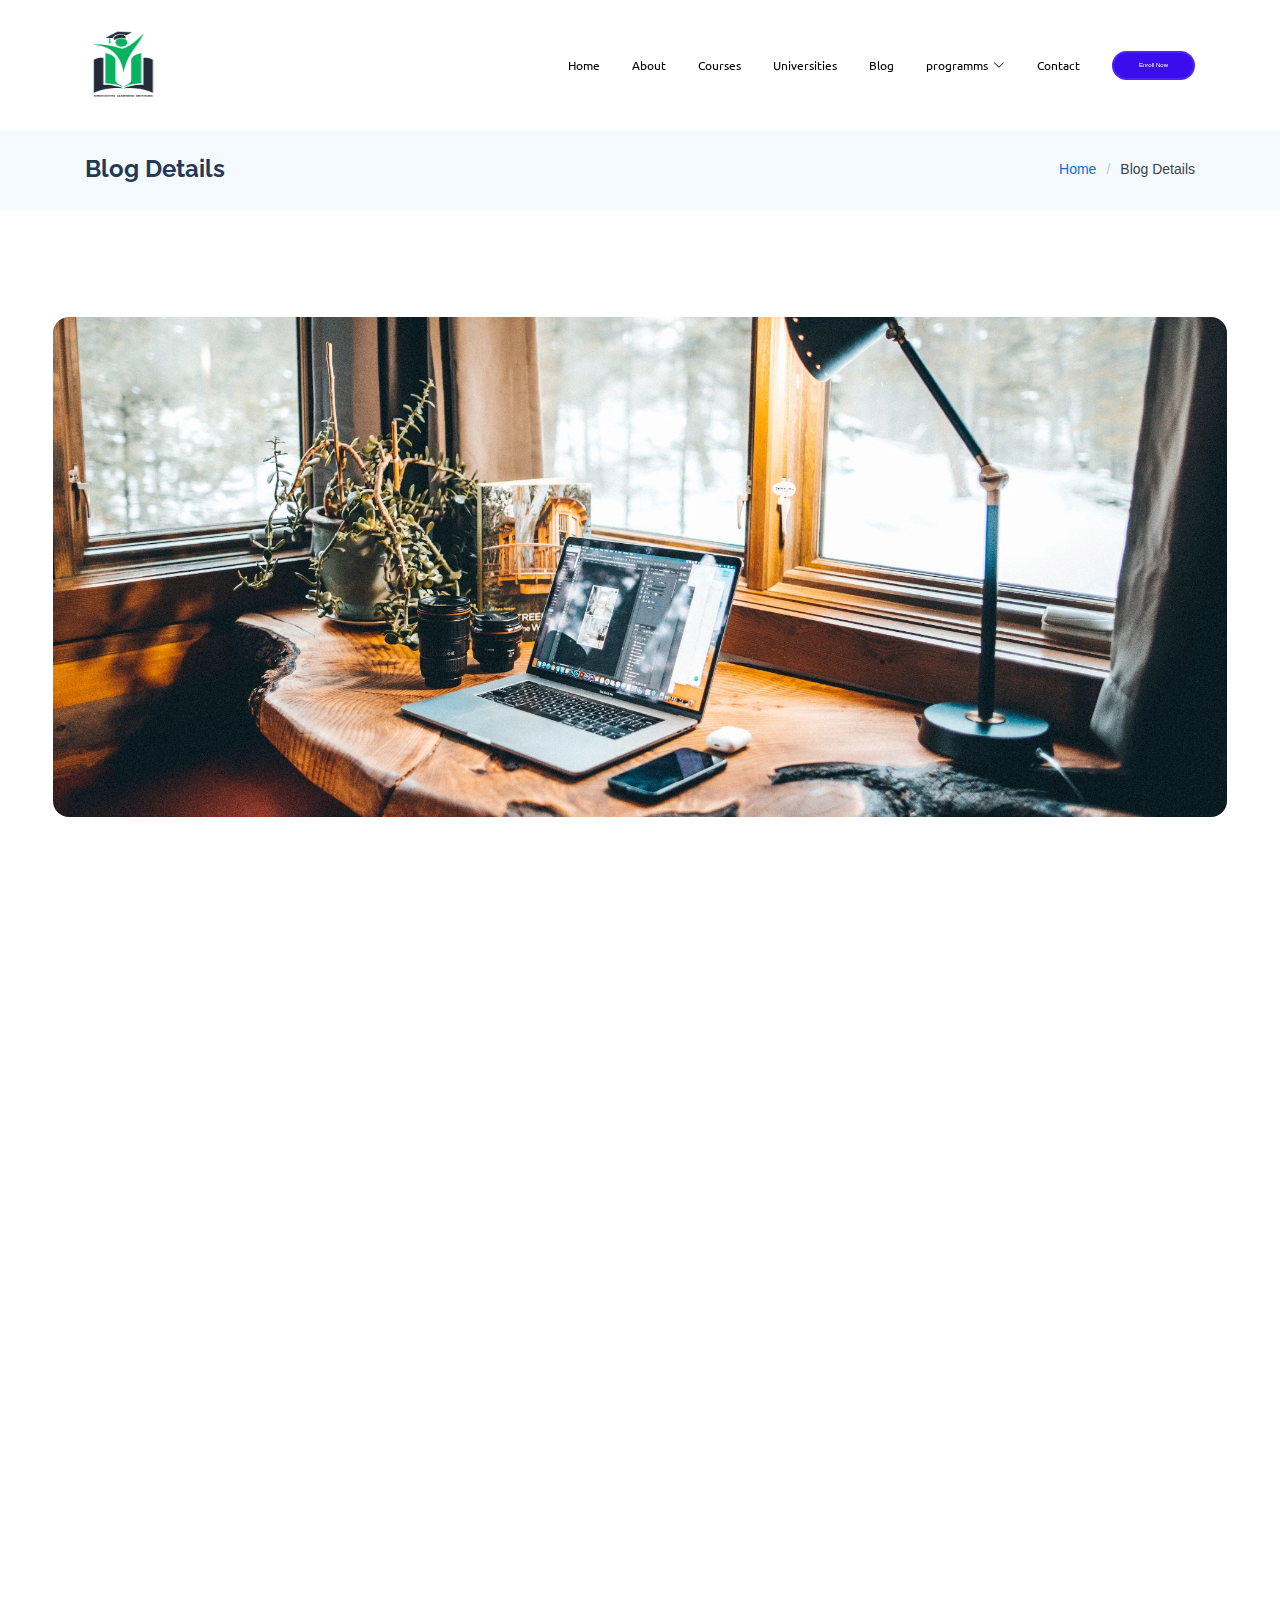
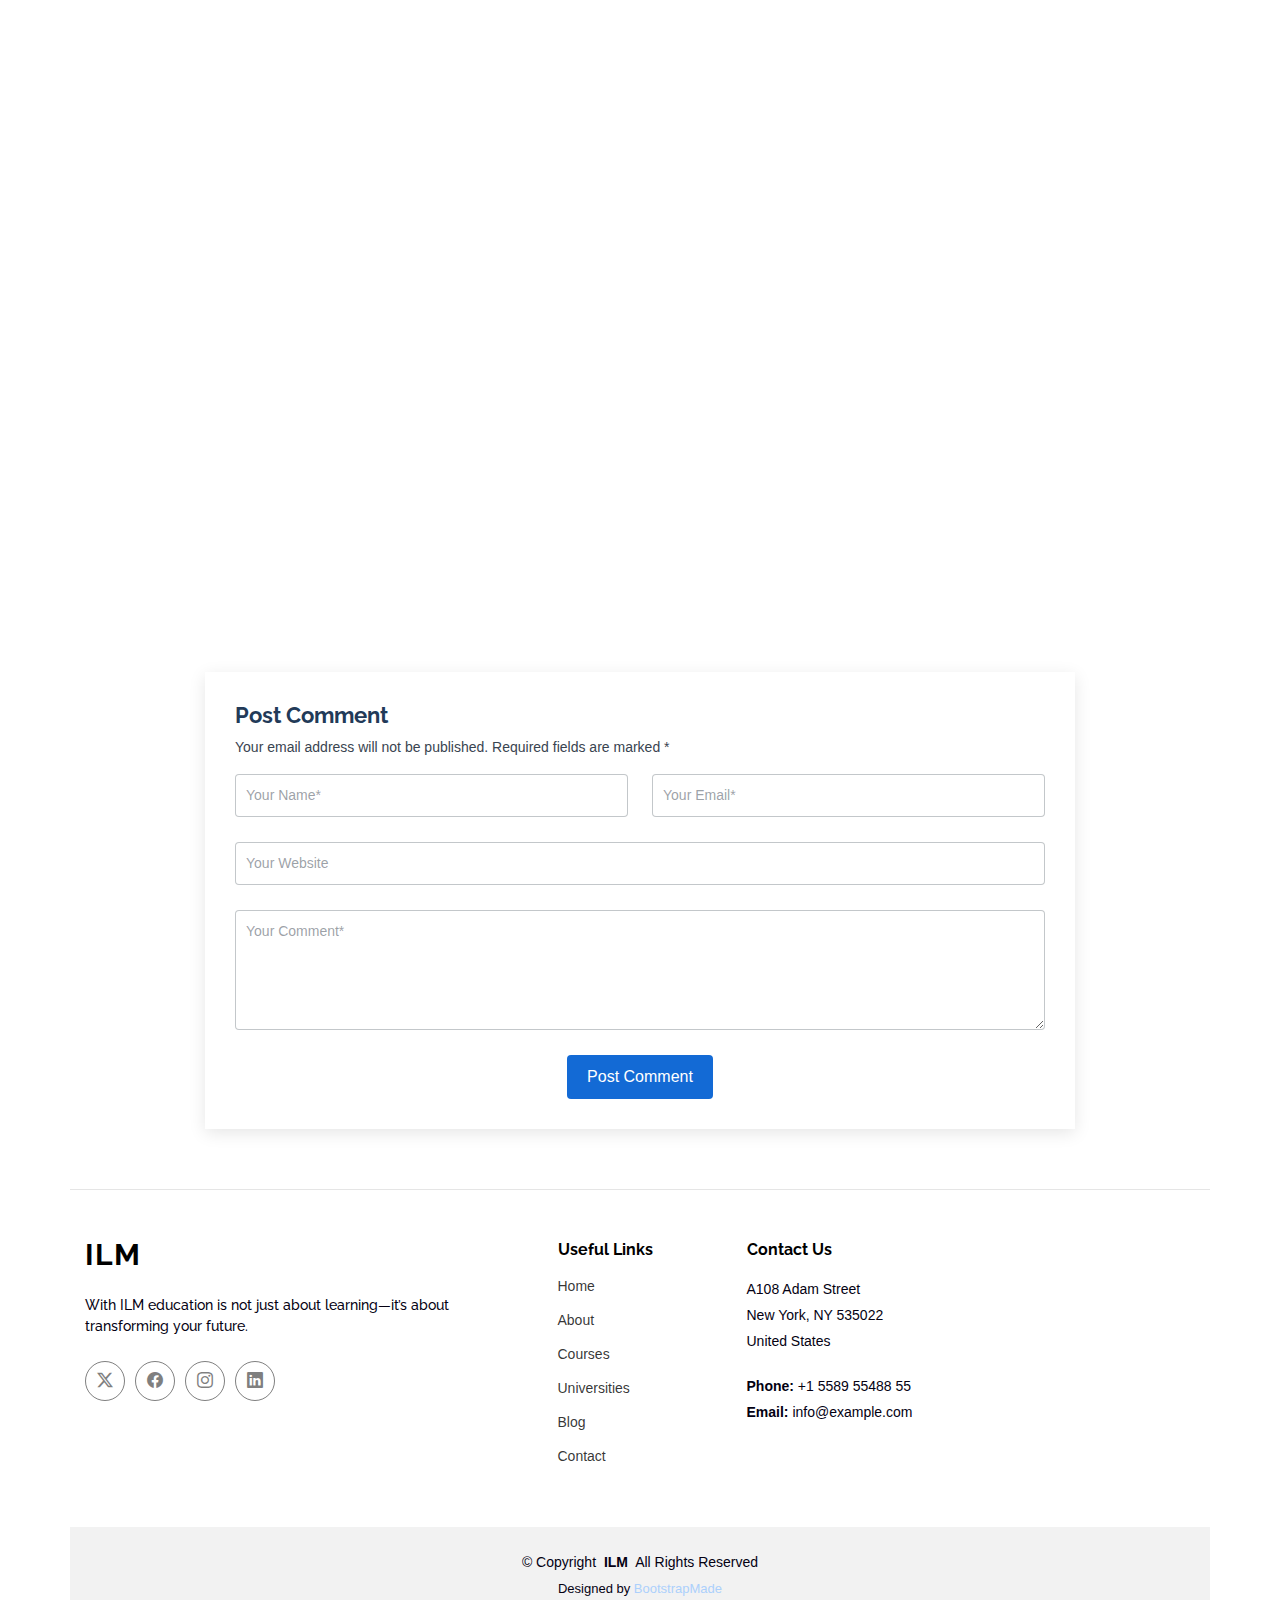
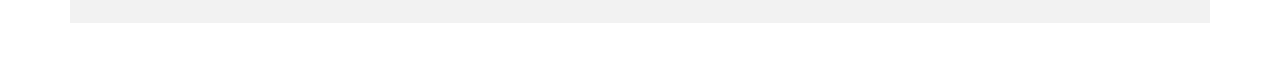
<file: blog3.html>
<!DOCTYPE html>
<html lang="en">

<head>
  <meta charset="utf-8">
  <meta content="width=device-width, initial-scale=1.0" name="viewport">
  <title>Blog Details - Learner Bootstrap Template</title>
  <meta name="description" content="">
  <meta name="keywords" content="">

  <!-- Favicons -->
  <link href="assets/img/favicon.png" rel="icon">
  <link href="assets/img/apple-touch-icon.png" rel="apple-touch-icon">

  <!-- Fonts -->
  <link href="https://fonts.googleapis.com" rel="preconnect">
  <link href="https://fonts.gstatic.com" rel="preconnect" crossorigin>
  <link href="https://fonts.googleapis.com/css2?family=Roboto:ital,wght@0,100;0,300;0,400;0,500;0,700;0,900;1,100;1,300;1,400;1,500;1,700;1,900&family=Raleway:ital,wght@0,100;0,200;0,300;0,400;0,500;0,600;0,700;0,800;0,900;1,100;1,200;1,300;1,400;1,500;1,600;1,700;1,800;1,900&family=Ubuntu:ital,wght@0,300;0,400;0,500;0,700;1,300;1,400;1,500;1,700&display=swap" rel="stylesheet">

  <!-- Vendor CSS Files -->
  <link href="assets/vendor/bootstrap/css/bootstrap.min.css" rel="stylesheet">
  <link href="assets/vendor/bootstrap-icons/bootstrap-icons.css" rel="stylesheet">
  <link href="assets/vendor/aos/aos.css" rel="stylesheet">
  <link href="assets/vendor/swiper/swiper-bundle.min.css" rel="stylesheet">

  <!-- Main CSS File -->
  <link href="assets/css/main.css" rel="stylesheet">

  <!-- =======================================================
  * Template Name: Learner
  * Template URL: https://bootstrapmade.com/learner-bootstrap-course-template/
  * Updated: Jul 08 2025 with Bootstrap v5.3.7
  * Author: BootstrapMade.com
  * License: https://bootstrapmade.com/license/
  ======================================================== -->
</head>

<body class="blog-details-page">
 <header id="header" class="header d-flex align-items-center sticky-top">
    <div class="container-fluid container-xl position-relative d-flex align-items-center">

      <a href="index.html" class="logo d-flex align-items-center me-auto">
       <img src="assets/img/education/ilm.jpg" alt=" "> 
      
        <!-- <h1 class="sitename"> learners</h1> -->
      </a>

      <nav id="navmenu" class="navmenu">
        <ul>
          <li><a href="index.html" class="active">Home</a></li>
          <li><a href="about.html"class="active">About</a></li>
          <li><a href="courses.html" class="active">Courses</a></li>
           
          
            
                            
          <li><a href="universities.html" class="active"> Universities</a></li>
          <li><a href="blog.html" class="active">Blog</a></li>
          
            <ul>
              
           
             
              <!-- <li><a href="blog-details.html">Blog Details</a></li> -->
             
            </ul>
          </li>

          <li class="dropdown" ><a href="#"><span class="active" > programms</span> <i class="bi bi-chevron-down toggle-dropdown1" ></i></a>
         
            <ul>
              <li><a href="#">Data Science</a></li>
             
              <li><a href="#"> AI & ML</a></li>
              <li><a href="#">Full Stack </a></li>
              <li><a href="#">Cancer Oncology</a></li>
              <li><a href="#">Food Microbiology</a></li>
               <li><a href="#"> Forensic Science</a></li>
            </ul>
          </li>
          <li><a href="contact.html" class="active">Contact</a></li>
        </ul>
        <i class="mobile-nav-toggle d-xl-none bi bi-list"></i>
      </nav>

      <a class="btn-getstarted" class="active" href="enroll.html">Enroll Now</a>

    </div>
  </header>

  <main class="main">

    <!-- Page Title -->
    <div class="page-title light-background">
      <div class="container d-lg-flex justify-content-between align-items-center">
        <h1 class="mb-2 mb-lg-0">Blog Details</h1>
        <nav class="breadcrumbs">
          <ol>
            <li><a href="index.html">Home</a></li>
            <li class="current">Blog Details</li>
          </ol>
        </nav>
      </div>
    </div><!-- End Page Title -->

    <!-- Blog Details Section -->
    <section id="blog-details" class="blog-details section">
      <div class="container" data-aos="fade-up">

        <article class="article">
          <div class="article-header">
            

            

           
          </div>

          <div class="article-featured-image" data-aos="zoom-in">
            <img src="assets/img/blog/blog-hero-1.webp" alt="UI Design Evolution" class="img-fluid">
          </div>

          <div class="article-wrapper">
            <aside class="table-of-contents" data-aos="fade-left">
              <h3>Table of Contents</h3>
              <nav>
                <ul>
                  <li><a href="#introduction" class="active">Introduction</a></li>
                  <li><a href="#skeuomorphism"> Expert-Led Learning</a></li>
                  <li><a href="#flat-design"> Flexible and Self-Paced</a></li>
                  <li><a href="#material-design"> Wide Range of Courses</a></li>
                  <li><a href="#neumorphism"> Interactive & Engaging Experience</a></li>
                  <li><a href="#future"> Globally Recognized Certifications</a></li>
                </ul>
              </nav>
            </aside>

            <div class="article-content">
              <div class="content-section" id="introduction" data-aos="fade-up">
                <p class="lead">
                 Education is undergoing a major transformation — and ILM Online Education Platform is at the forefront of this digital revolution. In an era where technology shapes every aspect of life, ILM brings a modern, flexible, and accessible approach to learning, empowering students and professionals to grow beyond traditional classrooms.
                </p>

                
                
              </div>

              <div class="content-section" id="skeuomorphism" data-aos="fade-up">
        
                <div class="image-with-caption right">
                  <img src="assets/img/blog/blog3.jpg" alt="Skeuomorphic Design Example" class="img-fluid" loading="lazy">
                  <figcaption>Early iOS design showcasing skeuomorphic elements</figcaption>
                </div>
                <p>
                  ILM’s courses are designed and delivered by industry professionals and academic experts who bring real-world experience to every lesson. Learners gain practical insights that go beyond textbooks, preparing them for the challenges of the modern workforce.
                </p>

                <div class="feature-points">
                 
                
                </div>
              </div>

              <div class="content-section" id="flat-design" data-aos="fade-up">
            
                <p>
                With ILM, you can study anytime, anywhere. The platform allows learners to set their own pace, making it ideal for working professionals, college students, and anyone seeking career advancement without disrupting their daily lives.
                </p>

                <div class="comparison-grid">
                  <div class="row g-4">
                    <div class="col-md-6">
                      <div class="comparison-card">
                      
                        <h4></h4>
                        <ul>
                          <p>ILM combines innovation with interactivity — through quizzes, projects, case studies, and live sessions, learners enjoy an engaging and practical learning experience. </p>
                          
                        
                        </ul>
                      </div>
                    </div>
                    <div class="col-md-6">
                      <div class="comparison-card">
                        
                        
                        <ul>
                        
                          
                         
                           
                          
                        </ul>
                      </div>
                    </div>
                  </div>
                </div>
              </div>

              <div class="content-section" id="material-design" data-aos="fade-up">
        
                <p>
                  Every ILM course comes with a recognized certificate, helping learners showcase their achievements and enhance their career profiles worldwide.
                </p>

               
              </div>

             

            </div>
          </div>

          <div class="article-footer" data-aos="fade-up">
            <div class="share-article">
              <h4>Share this article</h4>
              <div class="share-buttons">
                <a href="#" class="share-button twitter">
                  <i class="bi bi-instagram"></i>
                  <span>Share on Instagram</span>
                </a>
                <a href="#" class="share-button facebook">
                  <i class="bi bi-facebook"></i>
                  <span>Share on Facebook</span>
                </a>
                <a href="#" class="share-button linkedin">
                  <i class="bi bi-linkedin"></i>
                  <span>Share on LinkedIn</span>
                </a>
              </div>
            </div>

         
          </div>

        </article>

      </div>
    </section><!-- /Blog Details Section -->


   

    <!-- Blog Comment Form Section -->
    <section id="blog-comment-form" class="blog-comment-form section">
      <div class="container">

        <form action="">

          <h4>Post Comment</h4>
          <p>Your email address will not be published. Required fields are marked * </p>
          <div class="row">
            <div class="col-md-6 form-group">
              <input name="name" type="text" class="form-control" placeholder="Your Name*">
            </div>
            <div class="col-md-6 form-group">
              <input name="email" type="text" class="form-control" placeholder="Your Email*">
            </div>
          </div>
          <div class="row">
            <div class="col form-group">
              <input name="website" type="text" class="form-control" placeholder="Your Website">
            </div>
          </div>
          <div class="row">
            <div class="col form-group">
              <textarea name="comment" class="form-control" placeholder="Your Comment*"></textarea>
            </div>
          </div>

          <div class="text-center">
            <button type="submit" class="btn btn-primary">Post Comment</button>
          </div>

        </form>

      </div>
    </section><!-- /Blog Comment Form Section -->

  </main>

  <footer id="footer" class="footer accent-background">

    <div class="container footer-top">
      <div class="row gy-4">
        <div class="col-lg-5 col-md-12 footer-about">
          <a href="index.html" class="logo d-flex align-items-center">
            <span class="sitename">ILM</span>
          </a>
          <p>With ILM education is not just about learning—it’s about transforming your future.</p>
          <div class="social-links d-flex mt-4">
            <a href=""><i class="bi bi-twitter-x"></i></a>
            <a href=""><i class="bi bi-facebook"></i></a>
            <a href=""><i class="bi bi-instagram"></i></a>
            <a href=""><i class="bi bi-linkedin"></i></a>
          </div>
        </div>

       <div class="col-lg-2 col-6 footer-links">
          <h4>Useful Links</h4>
          <ul>
            <li><a href="index.html">Home</a></li>
            <li><a href="about.html">About </a></li>
            <li><a href="courses.html">Courses</a></li>
            <li><a href="universities.html">Universities</a></li>
            <li><a href="blog.html">Blog</a></li>
            
            <li><a href="contact.html">Contact</a></li>
          </ul>
        </div>
      

        <div class="col-lg-3 col-md-12 footer-contact text-center text-md-start">
          <h4>Contact Us</h4>
          <p>A108 Adam Street</p>
          <p>New York, NY 535022</p>
          <p>United States</p>
          <p class="mt-4"><strong>Phone:</strong> <span>+1 5589 55488 55</span></p>
          <p><strong>Email:</strong> <span>info@example.com</span></p>
        </div>

      </div>
    </div>

    <div class="container copyright text-center mt-4">
      <p>© <span>Copyright</span> <strong class="px-1 sitename">ILM</strong> <span>All Rights Reserved</span></p>
      <div class="credits">
        <!-- All the links in the footer should remain intact. -->
        <!-- You can delete the links only if you've purchased the pro version. -->
        <!-- Licensing information: https://bootstrapmade.com/license/ -->
        <!-- Purchase the pro version with working PHP/AJAX contact form: [buy-url] -->
        Designed by <a href="https://bootstrapmade.com/">BootstrapMade</a>
      </div>
    </div>

  </footer>

  <!-- Scroll Top -->
  <a href="#" id="scroll-top" class="scroll-top d-flex align-items-center justify-content-center"><i class="bi bi-arrow-up-short"></i></a>

  <!-- Preloader -->
  <div id="preloader"></div>

  <!-- Vendor JS Files -->
  <script src="assets/vendor/bootstrap/js/bootstrap.bundle.min.js"></script>
  <script src="assets/vendor/php-email-form/validate.js"></script>
  <script src="assets/vendor/aos/aos.js"></script>
  <script src="assets/vendor/purecounter/purecounter_vanilla.js"></script>
  <script src="assets/vendor/swiper/swiper-bundle.min.js"></script>

  <!-- Main JS File -->
  <script src="assets/js/main.js"></script>

</body>

</html>
</file>
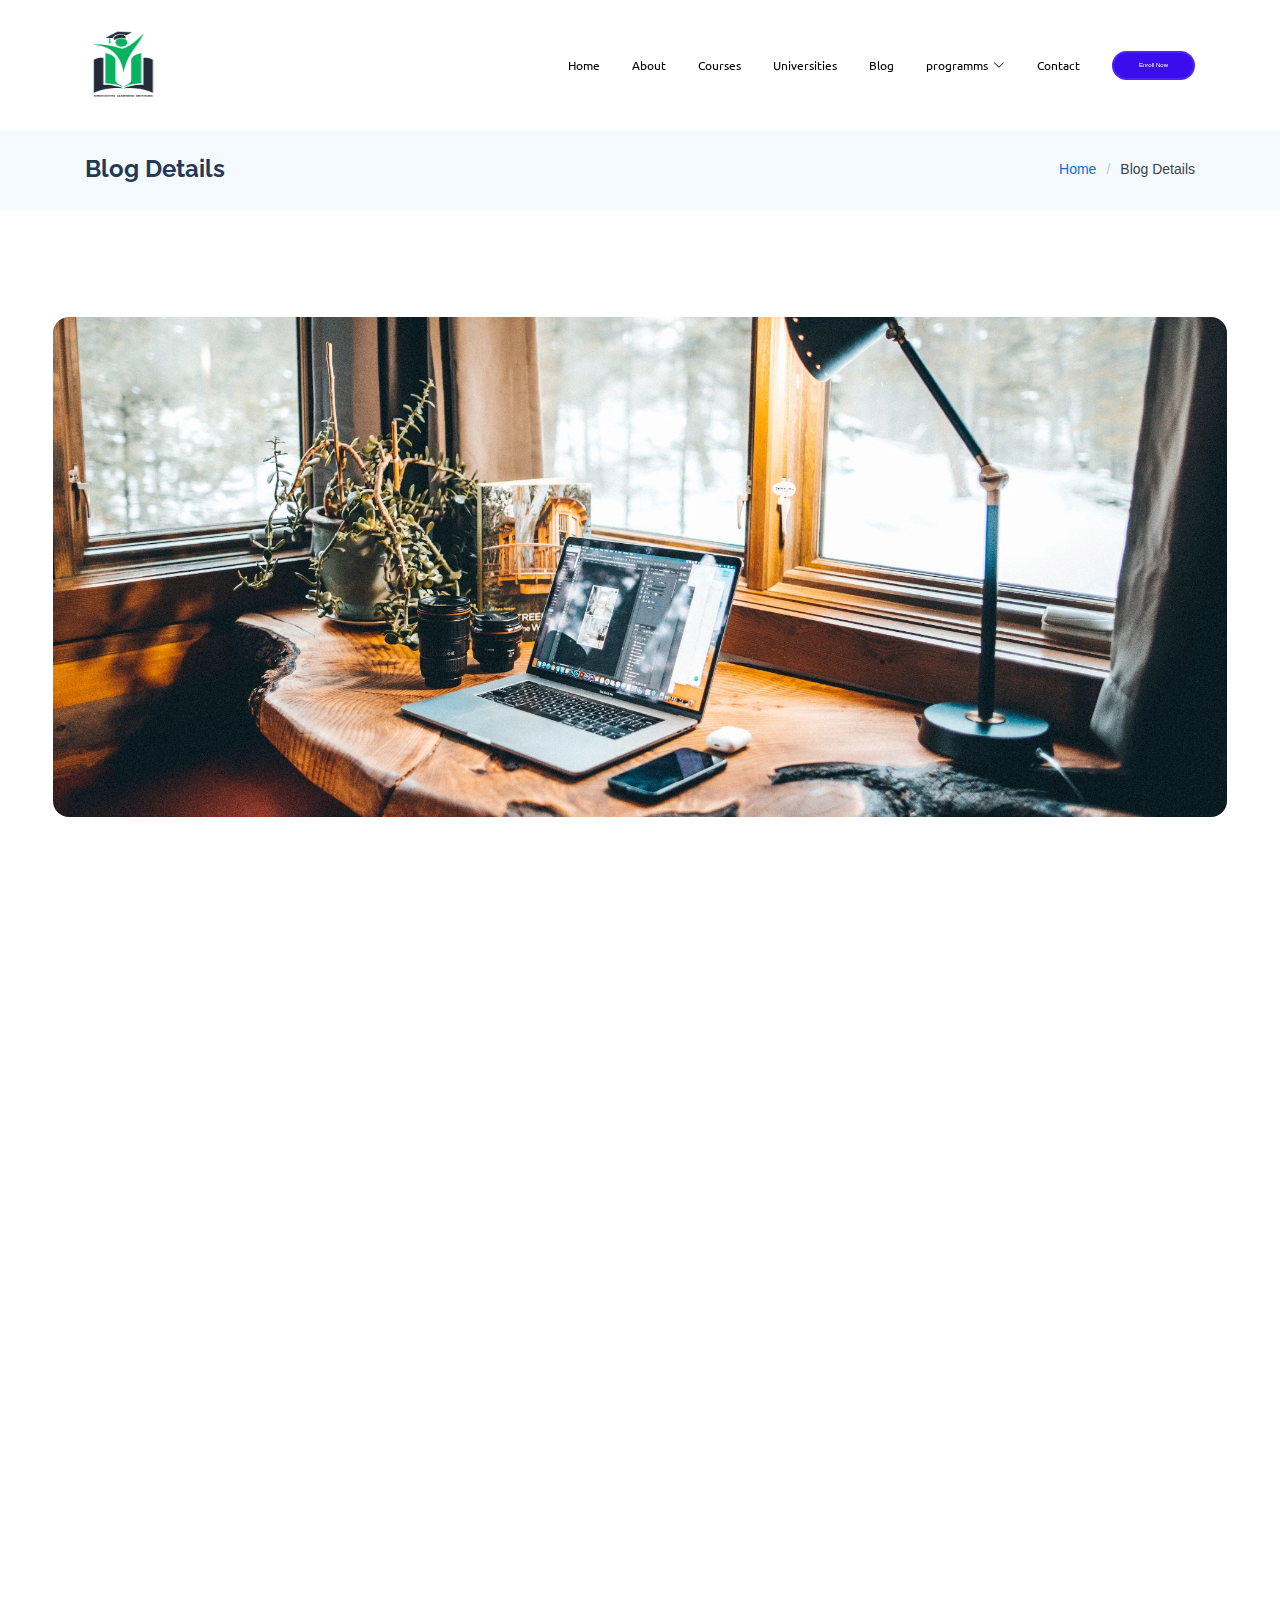
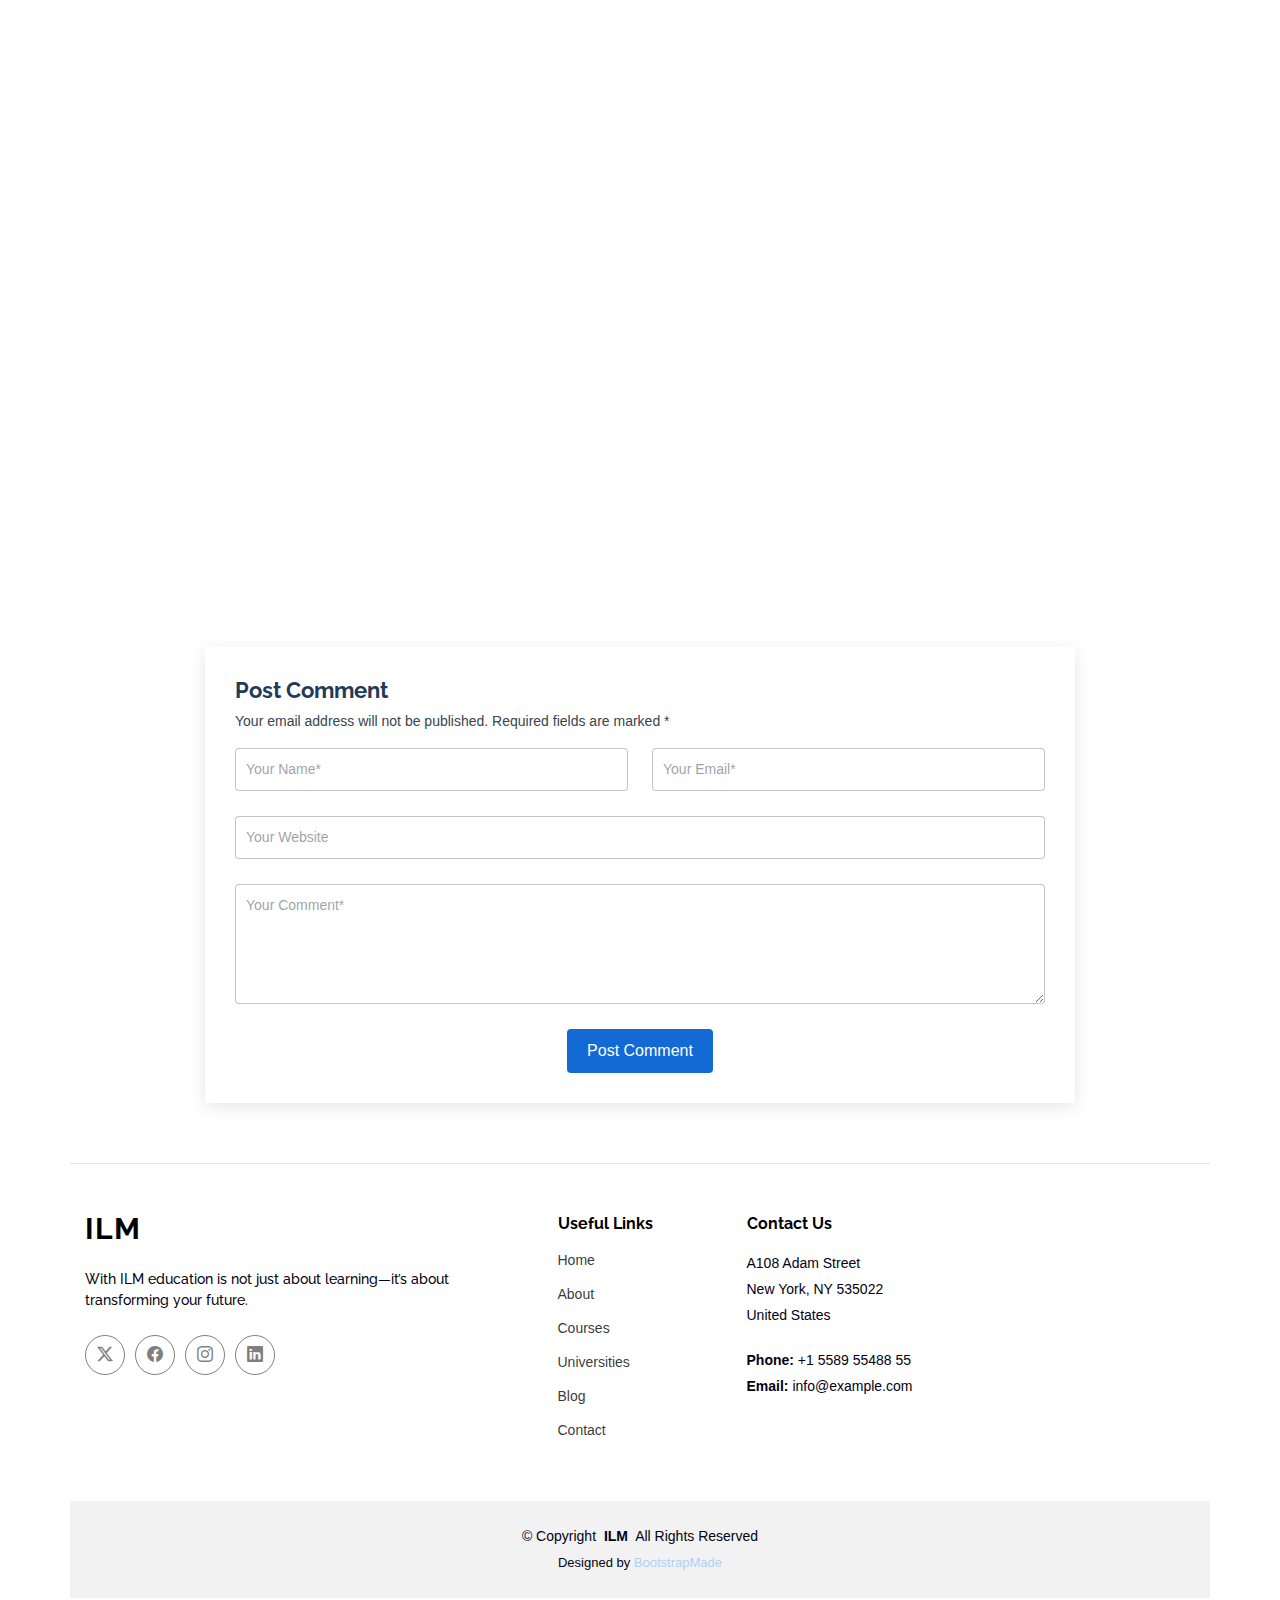
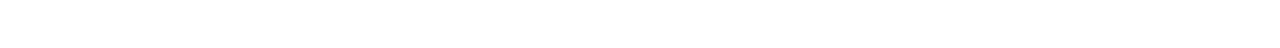
<file: blog4.html>
<!DOCTYPE html>
<html lang="en">

<head>
  <meta charset="utf-8">
  <meta content="width=device-width, initial-scale=1.0" name="viewport">
  <title>Blog Details - Learner Bootstrap Template</title>
  <meta name="description" content="">
  <meta name="keywords" content="">

  <!-- Favicons -->
  <link href="assets/img/favicon.png" rel="icon">
  <link href="assets/img/apple-touch-icon.png" rel="apple-touch-icon">

  <!-- Fonts -->
  <link href="https://fonts.googleapis.com" rel="preconnect">
  <link href="https://fonts.gstatic.com" rel="preconnect" crossorigin>
  <link href="https://fonts.googleapis.com/css2?family=Roboto:ital,wght@0,100;0,300;0,400;0,500;0,700;0,900;1,100;1,300;1,400;1,500;1,700;1,900&family=Raleway:ital,wght@0,100;0,200;0,300;0,400;0,500;0,600;0,700;0,800;0,900;1,100;1,200;1,300;1,400;1,500;1,600;1,700;1,800;1,900&family=Ubuntu:ital,wght@0,300;0,400;0,500;0,700;1,300;1,400;1,500;1,700&display=swap" rel="stylesheet">

  <!-- Vendor CSS Files -->
  <link href="assets/vendor/bootstrap/css/bootstrap.min.css" rel="stylesheet">
  <link href="assets/vendor/bootstrap-icons/bootstrap-icons.css" rel="stylesheet">
  <link href="assets/vendor/aos/aos.css" rel="stylesheet">
  <link href="assets/vendor/swiper/swiper-bundle.min.css" rel="stylesheet">

  <!-- Main CSS File -->
  <link href="assets/css/main.css" rel="stylesheet">

  <!-- =======================================================
  * Template Name: Learner
  * Template URL: https://bootstrapmade.com/learner-bootstrap-course-template/
  * Updated: Jul 08 2025 with Bootstrap v5.3.7
  * Author: BootstrapMade.com
  * License: https://bootstrapmade.com/license/
  ======================================================== -->
</head>

<body class="blog-details-page">

  <header id="header" class="header d-flex align-items-center sticky-top">
    <div class="container-fluid container-xl position-relative d-flex align-items-center">

      <a href="index.html" class="logo d-flex align-items-center me-auto">
       <img src="assets/img/education/ilm.jpg" alt=" "> 
      
        <!-- <h1 class="sitename"> learners</h1> -->
      </a>

      <nav id="navmenu" class="navmenu">
        <ul>
          <li><a href="index.html" class="active">Home</a></li>
          <li><a href="about.html"class="active">About</a></li>
          <li><a href="courses.html" class="active">Courses</a></li>
           
          
            
                            
          <li><a href="universities.html" class="active"> Universities</a></li>
          <li><a href="blog.html" class="active">Blog</a></li>
          
            <ul>
              
           
             
              <!-- <li><a href="blog-details.html">Blog Details</a></li> -->
             
            </ul>
          </li>

          <li class="dropdown" ><a href="#"><span class="active" > programms</span> <i class="bi bi-chevron-down toggle-dropdown1" ></i></a>
         
            <ul>
              <li><a href="#">Data Science</a></li>
             
              <li><a href="#"> AI & ML</a></li>
              <li><a href="#">Full Stack </a></li>
              <li><a href="#">Cancer Oncology</a></li>
              <li><a href="#">Food Microbiology</a></li>
               <li><a href="#"> Forensic Science</a></li>
            </ul>
          </li>
          <li><a href="contact.html" class="active">Contact</a></li>
        </ul>
        <i class="mobile-nav-toggle d-xl-none bi bi-list"></i>
      </nav>

      <a class="btn-getstarted" class="active" href="enroll.html">Enroll Now</a>

    </div>
  </header>


  <main class="main">

    <!-- Page Title -->
    <div class="page-title light-background">
      <div class="container d-lg-flex justify-content-between align-items-center">
        <h1 class="mb-2 mb-lg-0">Blog Details</h1>
        <nav class="breadcrumbs">
          <ol>
            <li><a href="index.html">Home</a></li>
            <li class="current">Blog Details</li>
          </ol>
        </nav>
      </div>
    </div><!-- End Page Title -->

    <!-- Blog Details Section -->
    <section id="blog-details" class="blog-details section">
      <div class="container" data-aos="fade-up">

        <article class="article">
          <div class="article-header">
            

            

           
          </div>

          <div class="article-featured-image" data-aos="zoom-in">
            <img src="assets/img/blog/blog-hero-1.webp" alt="UI Design Evolution" class="img-fluid">
          </div>

          <div class="article-wrapper">
            <aside class="table-of-contents" data-aos="fade-left">
              <h3>Table of Contents</h3>
              <nav>
                <ul>
                  <li><a href="#introduction" class="active">Introduction</a></li>
                  <li><a href="#skeuomorphism"> Expert-Guided Courses</a></li>
                  <li><a href="#flat-design"> Flexibility to Learn Anytime, Anywhere</a></li>
                  <li><a href="#material-design"> Courses for Every Goal</a></li>
                  <li><a href="#neumorphism"> Career-Oriented Learning</a></li>
                  <li><a href="#future"> Affordable and Accessible</a></li>
                </ul>
              </nav>
            </aside>

            <div class="article-content">
              <div class="content-section" id="introduction" data-aos="fade-up">
                <p class="lead">
                In today’s fast-paced and competitive world, success depends on your ability to learn, adapt, and grow continuously. The traditional boundaries of education are fading, and online learning has emerged as the most powerful way to gain new skills and stay relevant.
                </p>

                
                
              </div>

              <div class="content-section" id="skeuomorphism" data-aos="fade-up">
        
                <div class="image-with-caption right">
                  <img src="assets/img/blog/blog4.jpg" alt="Skeuomorphic Design Example" class="img-fluid" loading="lazy">
                  <figcaption>Early iOS design showcasing skeuomorphic elements</figcaption>
                </div>
                <p>
                  Learn from experienced educators, professionals, and mentors who bring real-world expertise to every session. ILM ensures that every course is practical, engaging, and aligned with current industry trends.
                </p>

                <div class="feature-points">
                 
                
                </div>
              </div>

              <div class="content-section" id="flat-design" data-aos="fade-up">
            
                <p>
                With ILM’s online learning platform, you can study on your own schedule. No matter where you are or how busy life gets, you can learn at your own pace using mobile, tablet, or computer.
                </p>

                <div class="comparison-grid">
                  <div class="row g-4">
                    <div class="col-md-6">
                      <div class="comparison-card">
                      
                        <h4></h4>
                        <ul>
                          <p>From technology and science to business, healthcare, and personal development, ILM offers a wide variety of programs to help you master the skills that matter most in today’s digital world.</p>
                          
                        
                        </ul>
                      </div>
                    </div>
                    <div class="col-md-6">
                      <div class="comparison-card">
                        
                        
                        <ul>
                        
                          
                         
                           
                          
                        </ul>
                      </div>
                    </div>
                  </div>
                </div>
              </div>

              <div class="content-section" id="material-design" data-aos="fade-up">
        
                <p>
                  Each ILM course is built to prepare learners for real-world challenges. You’ll gain hands-on experience, job-ready skills, and certifications that enhance your career prospects.
                </p>

               
              </div>

             

            </div>
          </div>

          <div class="article-footer" data-aos="fade-up">
            <div class="share-article">
              <h4>Share this article</h4>
              <div class="share-buttons">
                <a href="#" class="share-button twitter">
                  <i class="bi bi-instagram"></i>
                  <span>Share on Instagram</span>
                </a>
                <a href="#" class="share-button facebook">
                  <i class="bi bi-facebook"></i>
                  <span>Share on Facebook</span>
                </a>
                <a href="#" class="share-button linkedin">
                  <i class="bi bi-linkedin"></i>
                  <span>Share on LinkedIn</span>
                </a>
              </div>
            </div>

         
          </div>

        </article>

      </div>
    </section><!-- /Blog Details Section -->


   

    <!-- Blog Comment Form Section -->
    <section id="blog-comment-form" class="blog-comment-form section">
      <div class="container">

        <form action="">

          <h4>Post Comment</h4>
          <p>Your email address will not be published. Required fields are marked * </p>
          <div class="row">
            <div class="col-md-6 form-group">
              <input name="name" type="text" class="form-control" placeholder="Your Name*">
            </div>
            <div class="col-md-6 form-group">
              <input name="email" type="text" class="form-control" placeholder="Your Email*">
            </div>
          </div>
          <div class="row">
            <div class="col form-group">
              <input name="website" type="text" class="form-control" placeholder="Your Website">
            </div>
          </div>
          <div class="row">
            <div class="col form-group">
              <textarea name="comment" class="form-control" placeholder="Your Comment*"></textarea>
            </div>
          </div>

          <div class="text-center">
            <button type="submit" class="btn btn-primary">Post Comment</button>
          </div>

        </form>

      </div>
    </section><!-- /Blog Comment Form Section -->

  </main>

  <footer id="footer" class="footer accent-background">

    <div class="container footer-top">
      <div class="row gy-4">
        <div class="col-lg-5 col-md-12 footer-about">
          <a href="index.html" class="logo d-flex align-items-center">
            <span class="sitename">ILM</span>
          </a>
          <p>With ILM education is not just about learning—it’s about transforming your future.</p>
          <div class="social-links d-flex mt-4">
            <a href=""><i class="bi bi-twitter-x"></i></a>
            <a href=""><i class="bi bi-facebook"></i></a>
            <a href=""><i class="bi bi-instagram"></i></a>
            <a href=""><i class="bi bi-linkedin"></i></a>
          </div>
        </div>

        <div class="col-lg-2 col-6 footer-links">
          <h4>Useful Links</h4>
          <ul>
            <li><a href="index.html">Home</a></li>
            <li><a href="about.html">About </a></li>
            <li><a href="courses.html">Courses</a></li>
            <li><a href="universities.html">Universities</a></li>
            <li><a href="blog.html">Blog</a></li>
            
            <li><a href="contact.html">Contact</a></li>
          </ul>
        </div>
        

        <div class="col-lg-3 col-md-12 footer-contact text-center text-md-start">
          <h4>Contact Us</h4>
          <p>A108 Adam Street</p>
          <p>New York, NY 535022</p>
          <p>United States</p>
          <p class="mt-4"><strong>Phone:</strong> <span>+1 5589 55488 55</span></p>
          <p><strong>Email:</strong> <span>info@example.com</span></p>
        </div>

      </div>
    </div>

    <div class="container copyright text-center mt-4">
      <p>© <span>Copyright</span> <strong class="px-1 sitename">ILM</strong> <span>All Rights Reserved</span></p>
      <div class="credits">
        <!-- All the links in the footer should remain intact. -->
        <!-- You can delete the links only if you've purchased the pro version. -->
        <!-- Licensing information: https://bootstrapmade.com/license/ -->
        <!-- Purchase the pro version with working PHP/AJAX contact form: [buy-url] -->
        Designed by <a href="https://bootstrapmade.com/">BootstrapMade</a>
      </div>
    </div>

  </footer>

  <!-- Scroll Top -->
  <a href="#" id="scroll-top" class="scroll-top d-flex align-items-center justify-content-center"><i class="bi bi-arrow-up-short"></i></a>

  <!-- Preloader -->
  <div id="preloader"></div>

  <!-- Vendor JS Files -->
  <script src="assets/vendor/bootstrap/js/bootstrap.bundle.min.js"></script>
  <script src="assets/vendor/php-email-form/validate.js"></script>
  <script src="assets/vendor/aos/aos.js"></script>
  <script src="assets/vendor/purecounter/purecounter_vanilla.js"></script>
  <script src="assets/vendor/swiper/swiper-bundle.min.js"></script>

  <!-- Main JS File -->
  <script src="assets/js/main.js"></script>

</body>

</html>
</file>
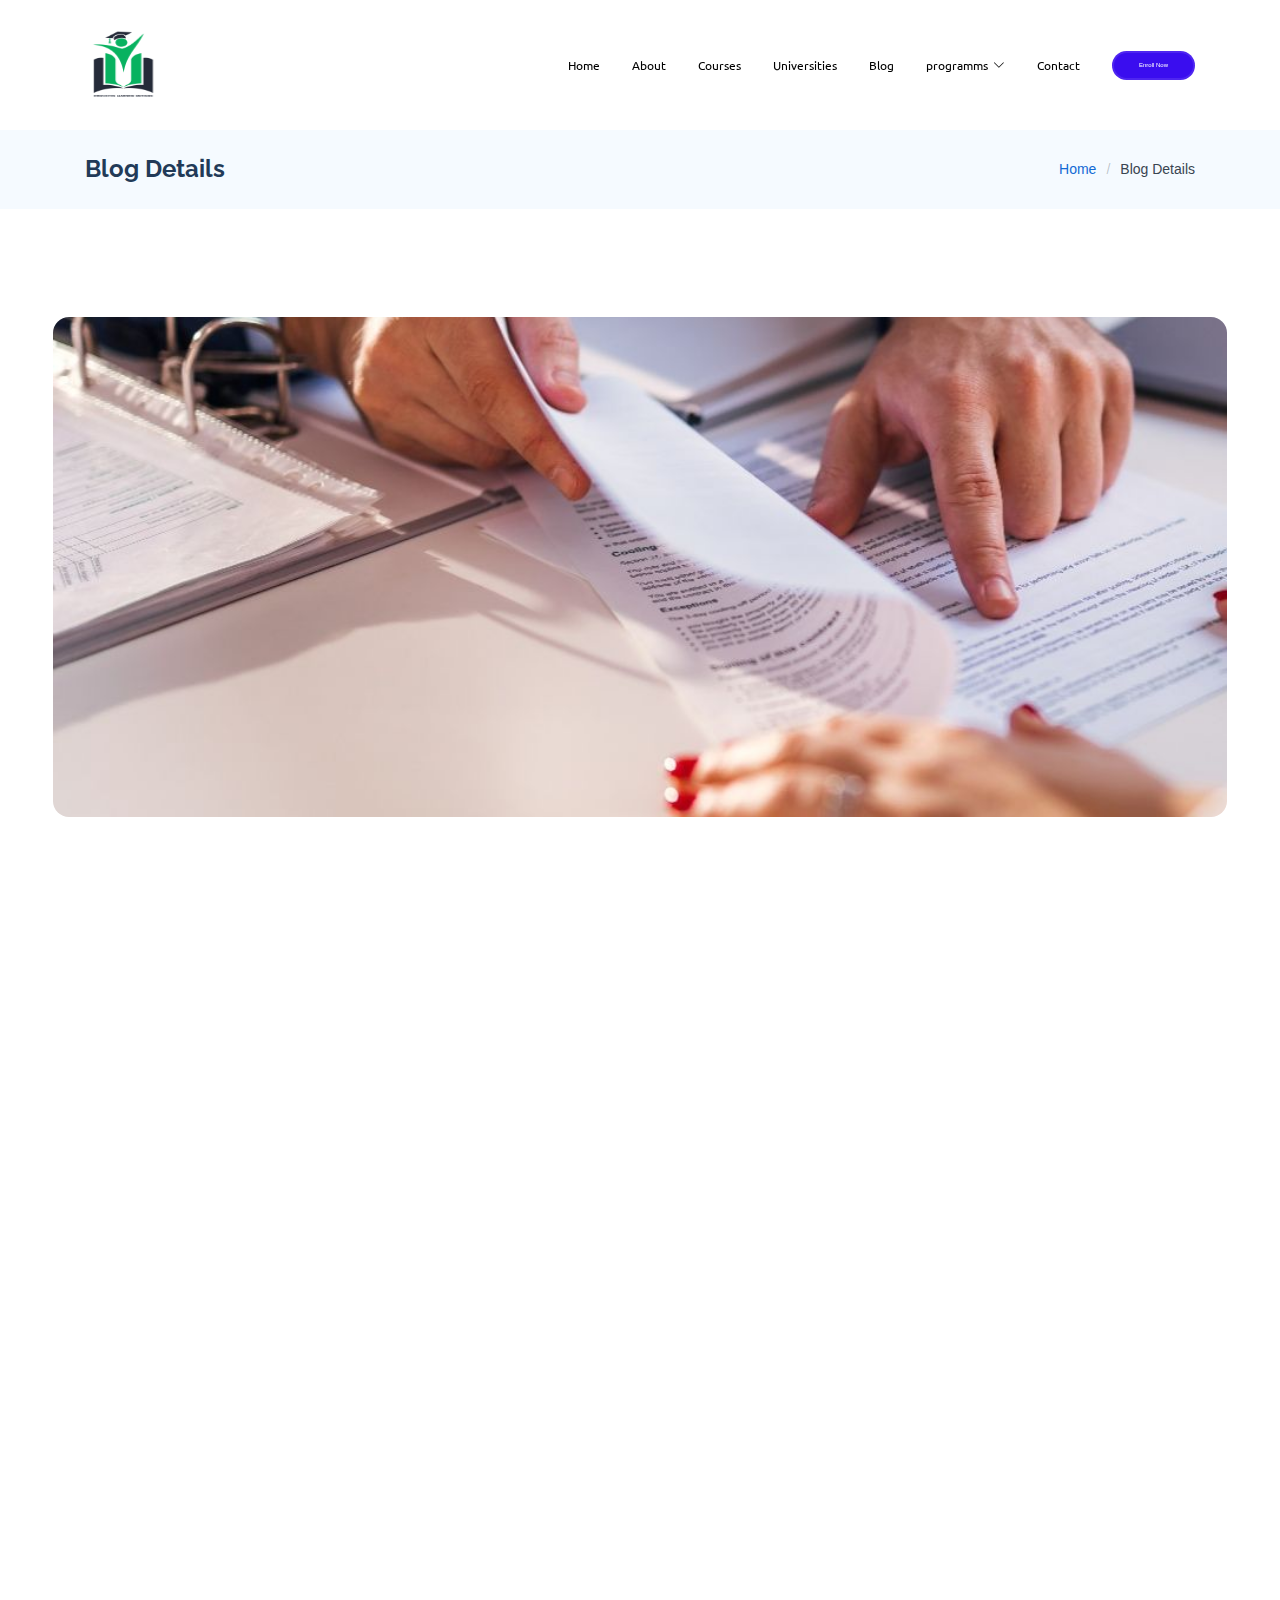
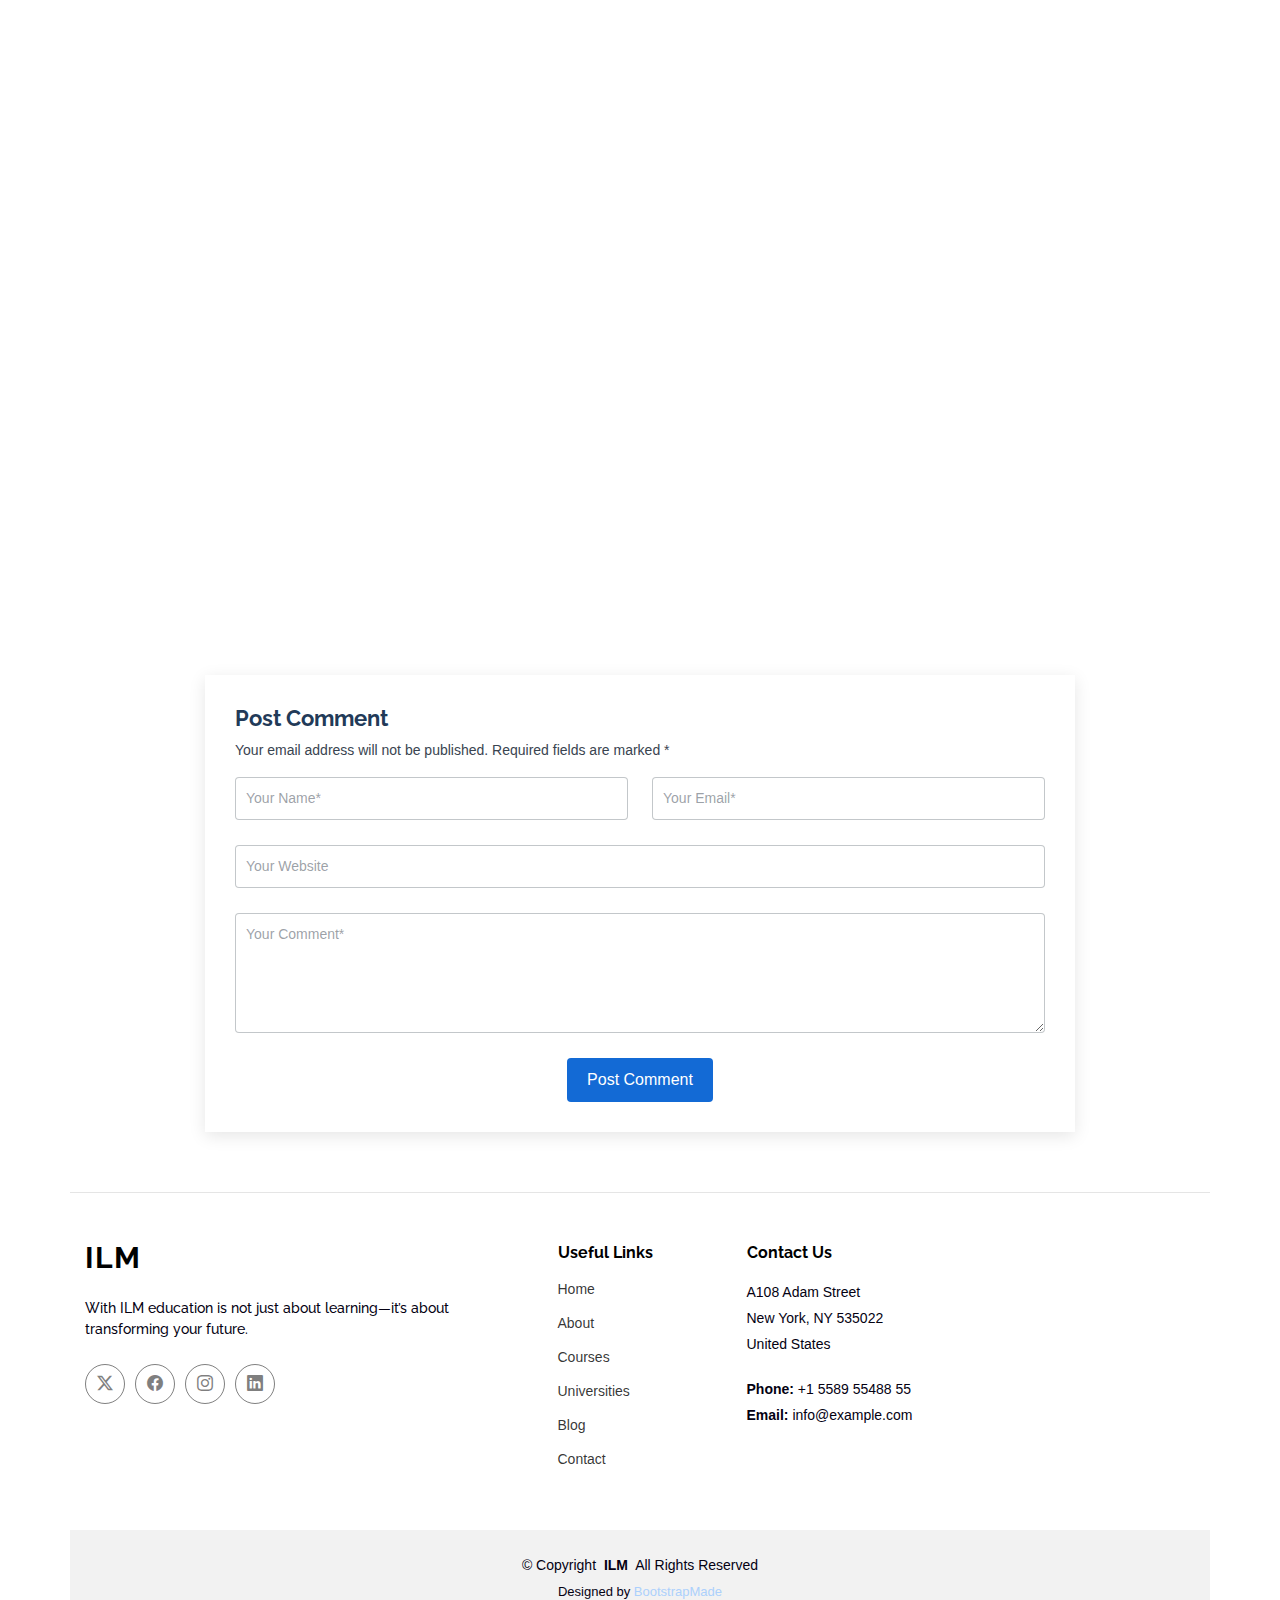
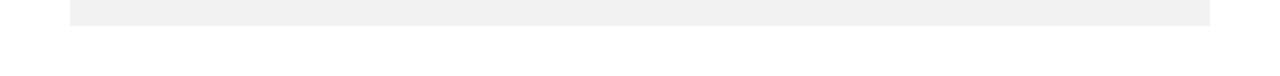
<file: blog5.html>
<!DOCTYPE html>
<html lang="en">

<head>
  <meta charset="utf-8">
  <meta content="width=device-width, initial-scale=1.0" name="viewport">
  <title>Blog Details - Learner Bootstrap Template</title>
  <meta name="description" content="">
  <meta name="keywords" content="">

  <!-- Favicons -->
  <link href="assets/img/favicon.png" rel="icon">
  <link href="assets/img/apple-touch-icon.png" rel="apple-touch-icon">

  <!-- Fonts -->
  <link href="https://fonts.googleapis.com" rel="preconnect">
  <link href="https://fonts.gstatic.com" rel="preconnect" crossorigin>
  <link href="https://fonts.googleapis.com/css2?family=Roboto:ital,wght@0,100;0,300;0,400;0,500;0,700;0,900;1,100;1,300;1,400;1,500;1,700;1,900&family=Raleway:ital,wght@0,100;0,200;0,300;0,400;0,500;0,600;0,700;0,800;0,900;1,100;1,200;1,300;1,400;1,500;1,600;1,700;1,800;1,900&family=Ubuntu:ital,wght@0,300;0,400;0,500;0,700;1,300;1,400;1,500;1,700&display=swap" rel="stylesheet">

  <!-- Vendor CSS Files -->
  <link href="assets/vendor/bootstrap/css/bootstrap.min.css" rel="stylesheet">
  <link href="assets/vendor/bootstrap-icons/bootstrap-icons.css" rel="stylesheet">
  <link href="assets/vendor/aos/aos.css" rel="stylesheet">
  <link href="assets/vendor/swiper/swiper-bundle.min.css" rel="stylesheet">

  <!-- Main CSS File -->
  <link href="assets/css/main.css" rel="stylesheet">

  <!-- =======================================================
  * Template Name: Learner
  * Template URL: https://bootstrapmade.com/learner-bootstrap-course-template/
  * Updated: Jul 08 2025 with Bootstrap v5.3.7
  * Author: BootstrapMade.com
  * License: https://bootstrapmade.com/license/
  ======================================================== -->
</head>

<body class="blog-details-page">

  <header id="header" class="header d-flex align-items-center sticky-top">
    <div class="container-fluid container-xl position-relative d-flex align-items-center">

      <a href="index.html" class="logo d-flex align-items-center me-auto">
       <img src="assets/img/education/ilm.jpg" alt=" "> 
      
        <!-- <h1 class="sitename"> learners</h1> -->
      </a>

      <nav id="navmenu" class="navmenu">
        <ul>
          <li><a href="index.html" class="active">Home</a></li>
          <li><a href="about.html"class="active">About</a></li>
          <li><a href="courses.html" class="active">Courses</a></li>
           
          
            
                            
          <li><a href="universities.html" class="active"> Universities</a></li>
          <li><a href="blog.html" class="active">Blog</a></li>
          
            <ul>
              
           
             
              <!-- <li><a href="blog-details.html">Blog Details</a></li> -->
             
            </ul>
          </li>

          <li class="dropdown" ><a href="#"><span class="active" > programms</span> <i class="bi bi-chevron-down toggle-dropdown1" ></i></a>
         
            <ul>
              <li><a href="#">Data Science</a></li>
             
              <li><a href="#"> AI & ML</a></li>
              <li><a href="#">Full Stack </a></li>
              <li><a href="#">Cancer Oncology</a></li>
              <li><a href="#">Food Microbiology</a></li>
               <li><a href="#"> Forensic Science</a></li>
            </ul>
          </li>
          <li><a href="contact.html" class="active">Contact</a></li>
        </ul>
        <i class="mobile-nav-toggle d-xl-none bi bi-list"></i>
      </nav>

      <a class="btn-getstarted" class="active" href="enroll.html">Enroll Now</a>

    </div>
  </header>


  <main class="main">

    <!-- Page Title -->
    <div class="page-title light-background">
      <div class="container d-lg-flex justify-content-between align-items-center">
        <h1 class="mb-2 mb-lg-0">Blog Details</h1>
        <nav class="breadcrumbs">
          <ol>
            <li><a href="index.html">Home</a></li>
            <li class="current">Blog Details</li>
          </ol>
        </nav>
      </div>
    </div><!-- End Page Title -->

    <!-- Blog Details Section -->
    <section id="blog-details" class="blog-details section">
      <div class="container" data-aos="fade-up">

        <article class="article">
          <div class="article-header">
            

            

           
          </div>

          <div class="article-featured-image" data-aos="zoom-in">
            <img src="assets/img/blog/blog5.jpg" alt="UI Design Evolution" class="img-fluid">
          </div>

          <div class="article-wrapper">
            <aside class="table-of-contents" data-aos="fade-left">
              <h3>Table of Contents</h3>
              <nav>
                <ul>
                  <li><a href="#introduction" class="active">Introduction</a></li>
                  <li><a href="#skeuomorphism"> Technology-Driven Learning</a></li>
                  <li><a href="#flat-design"> Expert-Led Education</a></li>
                  <li><a href="#material-design"> Flexible and Accessible</a></li>
                  <li><a href="#neumorphism"> Diverse Range of Courses</a></li>
                  <li><a href="#future"> Interactive Learning Experience</a></li>
                </ul>
              </nav>
            </aside>

            <div class="article-content">
              <div class="content-section" id="introduction" data-aos="fade-up">
                <p class="lead">
               ILM uses modern digital tools and platforms to create a seamless learning environment. From AI-powered recommendations to interactive course content, every aspect is designed to make education more engaging and effective.
                </p>

                
                
              </div>

              <div class="content-section" id="skeuomorphism" data-aos="fade-up">
        
                <div class="image-with-caption right">
                  <img src="assets/img/blog/blog-hero-2.webp" alt="Skeuomorphic Design Example" class="img-fluid" loading="lazy">
                  <figcaption>Early iOS design showcasing skeuomorphic elements</figcaption>
                </div>
                <p>
                  Each ILM course is taught by experienced instructors, professors, and industry professionals. Learners get to study real-world concepts, practical examples, and skills that employers look for — making education both relevant and rewarding.
                </p>

                <div class="feature-points">
                 
                
                </div>
              </div>

              <div class="content-section" id="flat-design" data-aos="fade-up">
            
                <p>
                Learning with ILM means freedom. Whether you’re a student or a working professional, you can learn anytime, anywhere, and at your own pace. No rigid schedules — just pure learning flexibility.
                </p>

                <div class="comparison-grid">
                  <div class="row g-4">
                    <div class="col-md-6">
                      <div class="comparison-card">
                      
                        <h4></h4>
                        <ul>
                          <p>From Cybersecurity and Artificial Intelligence to Healthcare, Business, and Forensic Science, ILM covers a wide variety of disciplines that prepare learners for success in multiple career paths </p>
                          
                        
                        </ul>
                      </div>
                    </div>
                    <div class="col-md-6">
                      <div class="comparison-card">
                        
                        
                        <ul>
                        
                          
                         
                           
                          
                        </ul>
                      </div>
                    </div>
                  </div>
                </div>
              </div>

              <div class="content-section" id="material-design" data-aos="fade-up">
        
                <p>
                 ILM combines live sessions, assignments, case studies, and assessments to ensure active participation. This approach helps learners not only understand concepts but also apply them effectively
                </p>

               
              </div>

             

            </div>
          </div>

          <div class="article-footer" data-aos="fade-up">
            <div class="share-article">
              <h4>Share this article</h4>
              <div class="share-buttons">
                <a href="#" class="share-button twitter">
                  <i class="bi bi-instagram"></i>
                  <span>Share on Instagram</span>
                </a>
                <a href="#" class="share-button facebook">
                  <i class="bi bi-facebook"></i>
                  <span>Share on Facebook</span>
                </a>
                <a href="#" class="share-button linkedin">
                  <i class="bi bi-linkedin"></i>
                  <span>Share on LinkedIn</span>
                </a>
              </div>
            </div>

         
          </div>

        </article>

      </div>
    </section><!-- /Blog Details Section -->


   

    <!-- Blog Comment Form Section -->
    <section id="blog-comment-form" class="blog-comment-form section">
      <div class="container">

        <form action="">

          <h4>Post Comment</h4>
          <p>Your email address will not be published. Required fields are marked * </p>
          <div class="row">
            <div class="col-md-6 form-group">
              <input name="name" type="text" class="form-control" placeholder="Your Name*">
            </div>
            <div class="col-md-6 form-group">
              <input name="email" type="text" class="form-control" placeholder="Your Email*">
            </div>
          </div>
          <div class="row">
            <div class="col form-group">
              <input name="website" type="text" class="form-control" placeholder="Your Website">
            </div>
          </div>
          <div class="row">
            <div class="col form-group">
              <textarea name="comment" class="form-control" placeholder="Your Comment*"></textarea>
            </div>
          </div>

          <div class="text-center">
            <button type="submit" class="btn btn-primary">Post Comment</button>
          </div>

        </form>

      </div>
    </section><!-- /Blog Comment Form Section -->

  </main>

  <footer id="footer" class="footer accent-background">

    <div class="container footer-top">
      <div class="row gy-4">
        <div class="col-lg-5 col-md-12 footer-about">
          <a href="index.html" class="logo d-flex align-items-center">
            <span class="sitename">ILM</span>
          </a>
          <p>With ILM education is not just about learning—it’s about transforming your future.</p>
          <div class="social-links d-flex mt-4">
            <a href=""><i class="bi bi-twitter-x"></i></a>
            <a href=""><i class="bi bi-facebook"></i></a>
            <a href=""><i class="bi bi-instagram"></i></a>
            <a href=""><i class="bi bi-linkedin"></i></a>
          </div>
        </div>

        <div class="col-lg-2 col-6 footer-links">
          <h4>Useful Links</h4>
          <ul>
            <li><a href="index.html">Home</a></li>
            <li><a href="about.html">About </a></li>
            <li><a href="courses.html">Courses</a></li>
            <li><a href="universities.html">Universities</a></li>
            <li><a href="blog.html">Blog</a></li>
            
            <li><a href="contact.html">Contact</a></li>
          </ul>
        </div>

      

        <div class="col-lg-3 col-md-12 footer-contact text-center text-md-start">
          <h4>Contact Us</h4>
          <p>A108 Adam Street</p>
          <p>New York, NY 535022</p>
          <p>United States</p>
          <p class="mt-4"><strong>Phone:</strong> <span>+1 5589 55488 55</span></p>
          <p><strong>Email:</strong> <span>info@example.com</span></p>
        </div>

      </div>
    </div>

    <div class="container copyright text-center mt-4">
      <p>© <span>Copyright</span> <strong class="px-1 sitename">ILM</strong> <span>All Rights Reserved</span></p>
      <div class="credits">
        <!-- All the links in the footer should remain intact. -->
        <!-- You can delete the links only if you've purchased the pro version. -->
        <!-- Licensing information: https://bootstrapmade.com/license/ -->
        <!-- Purchase the pro version with working PHP/AJAX contact form: [buy-url] -->
        Designed by <a href="https://bootstrapmade.com/">BootstrapMade</a>
      </div>
    </div>

  </footer>

  <!-- Scroll Top -->
  <a href="#" id="scroll-top" class="scroll-top d-flex align-items-center justify-content-center"><i class="bi bi-arrow-up-short"></i></a>

  <!-- Preloader -->
  <div id="preloader"></div>

  <!-- Vendor JS Files -->
  <script src="assets/vendor/bootstrap/js/bootstrap.bundle.min.js"></script>
  <script src="assets/vendor/php-email-form/validate.js"></script>
  <script src="assets/vendor/aos/aos.js"></script>
  <script src="assets/vendor/purecounter/purecounter_vanilla.js"></script>
  <script src="assets/vendor/swiper/swiper-bundle.min.js"></script>

  <!-- Main JS File -->
  <script src="assets/js/main.js"></script>

</body>

</html>
</file>
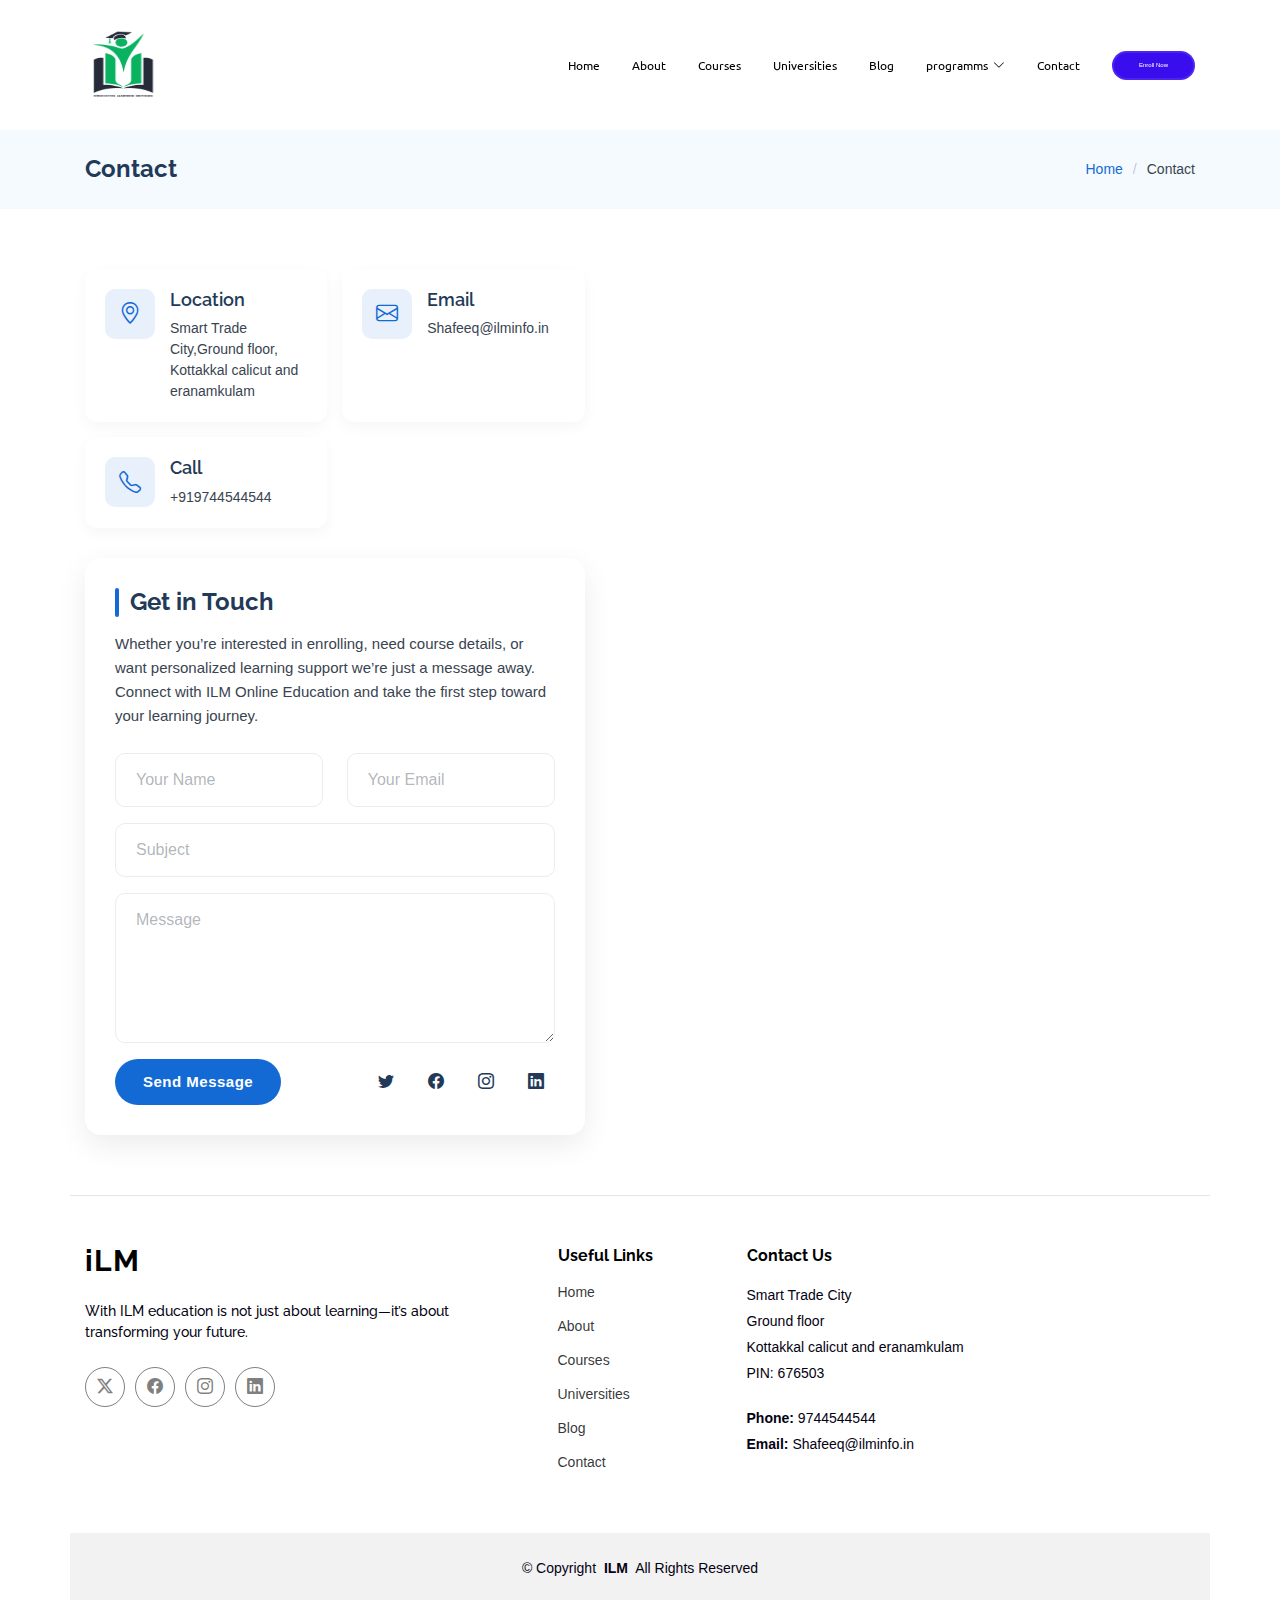
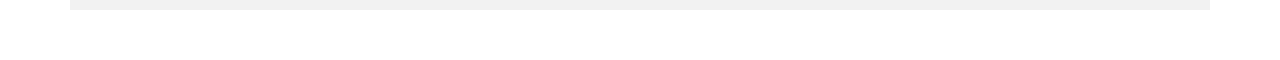
<file: contact.html>
<!DOCTYPE html>
<html lang="en">

<head>
  <meta charset="utf-8">
  <meta content="width=device-width, initial-scale=1.0" name="viewport">
  <title>Contact - Learner Bootstrap Template</title>
  <meta name="description" content="">
  <meta name="keywords" content="">

  <!-- Favicons -->
  <link href="assets/img/favicon.png" rel="icon">
  <link href="assets/img/apple-touch-icon.png" rel="apple-touch-icon">

  <!-- Fonts -->
  <link href="https://fonts.googleapis.com" rel="preconnect">
  <link href="https://fonts.gstatic.com" rel="preconnect" crossorigin>
  <link href="https://fonts.googleapis.com/css2?family=Roboto:ital,wght@0,100;0,300;0,400;0,500;0,700;0,900;1,100;1,300;1,400;1,500;1,700;1,900&family=Raleway:ital,wght@0,100;0,200;0,300;0,400;0,500;0,600;0,700;0,800;0,900;1,100;1,200;1,300;1,400;1,500;1,600;1,700;1,800;1,900&family=Ubuntu:ital,wght@0,300;0,400;0,500;0,700;1,300;1,400;1,500;1,700&display=swap" rel="stylesheet">

  <!-- Vendor CSS Files -->
  <link href="assets/vendor/bootstrap/css/bootstrap.min.css" rel="stylesheet">
  <link href="assets/vendor/bootstrap-icons/bootstrap-icons.css" rel="stylesheet">
  <link href="assets/vendor/aos/aos.css" rel="stylesheet">
  <link href="assets/vendor/swiper/swiper-bundle.min.css" rel="stylesheet">

  <!-- Main CSS File -->
  <link href="assets/css/main.css" rel="stylesheet">

  <!-- =======================================================
  * Template Name: Learner
  * Template URL: https://bootstrapmade.com/learner-bootstrap-course-template/
  * Updated: Jul 08 2025 with Bootstrap v5.3.7
  * Author: BootstrapMade.com
  * License: https://bootstrapmade.com/license/
  ======================================================== -->
</head>

<body class="contact-page">

   <header id="header" class="header d-flex align-items-center sticky-top">
    <div class="container-fluid container-xl position-relative d-flex align-items-center">

      <a href="index.html" class="logo d-flex align-items-center me-auto">
       <img src="assets/img/education/ilm.jpg" alt=" "> 
      
        <!-- <h1 class="sitename"> learners</h1> -->
      </a>

      <nav id="navmenu" class="navmenu">
        <ul>
          <li><a href="index.html" class="active">Home</a></li>
          <li><a href="about.html"class="active">About</a></li>
          <li><a href="courses.html" class="active">Courses</a></li>
           
          
            
                            
          <li><a href="universities.html" class="active"> Universities</a></li>
          <li><a href="blog.html" class="active">Blog</a></li>
          
            <ul>
              
           
             
              <!-- <li><a href="blog-details.html">Blog Details</a></li> -->
             
            </ul>
          </li>

          <li class="dropdown" ><a href="#"><span class="active" > programms</span> <i class="bi bi-chevron-down toggle-dropdown1" ></i></a>
         
            <ul>
              <li><a href="#">Data Science</a></li>
             
              <li><a href="#"> AI & ML</a></li>
              <li><a href="#">Full Stack </a></li>
              <li><a href="#">Cancer Oncology</a></li>
              <li><a href="#">Food Microbiology</a></li>
               <li><a href="#"> Forensic Science</a></li>
            </ul>
          </li>
          <li><a href="contact.html" class="active">Contact</a></li>
        </ul>
        <i class="mobile-nav-toggle d-xl-none bi bi-list"></i>
      </nav>

      <a class="btn-getstarted" class="active" href="enroll.html">Enroll Now</a>

    </div>
  </header>


  <main class="main">

    <!-- Page Title -->
    <div class="page-title light-background">
      <div class="container d-lg-flex justify-content-between align-items-center">
        <h1 class="mb-2 mb-lg-0">Contact</h1>
        <nav class="breadcrumbs">
          <ol>
            <li><a href="index.html">Home</a></li>
            <li class="current">Contact</li>
          </ol>
        </nav>
      </div>
    </div><!-- End Page Title -->

    <!-- Contact Section -->
    <section id="contact" class="contact section">

      <div class="container" data-aos="fade-up" data-aos-delay="100">
        <div class="contact-main-wrapper">
         

          <div class="contact-content">
            <div class="contact-cards-container" data-aos="fade-up" data-aos-delay="300">
              <div class="contact-card">
                <div class="icon-box">
                  <i class="bi bi-geo-alt"></i>
                </div>
                <div class="contact-text">
                  <h4>Location</h4>
                  <p>Smart Trade City,Ground floor,  Kottakkal calicut and eranamkulam</p>
                </div>
              </div>

              <div class="contact-card">
                <div class="icon-box">
                  <i class="bi bi-envelope"></i>
                </div>
                <div class="contact-text">
                  <h4>Email</h4>
                  <p> Shafeeq@ilminfo.in</p>
                </div>
              </div>

              <div class="contact-card">
                <div class="icon-box">
                  <i class="bi bi-telephone"></i>
                </div>
                <div class="contact-text">
                  <h4>Call</h4>
                  <p> +919744544544</p>
                </div>
              </div>

             
            </div>

            <div class="contact-form-container" data-aos="fade-up" data-aos-delay="400">
              <h3>Get in Touch</h3>
              <p>Whether you’re interested in enrolling, need course details, or want personalized learning support we’re just a message away. Connect with ILM Online Education and take the first step toward your learning journey.</p>

              <form action="forms/contact.php" method="post" class="php-email-form">
                <div class="row">
                  <div class="col-md-6 form-group">
                    <input type="text" name="name" class="form-control" id="name" placeholder="Your Name" required="">
                  </div>
                  <div class="col-md-6 form-group mt-3 mt-md-0">
                    <input type="email" class="form-control" name="email" id="email" placeholder="Your Email" required="">
                  </div>
                </div>
                <div class="form-group mt-3">
                  <input type="text" class="form-control" name="subject" id="subject" placeholder="Subject" required="">
                </div>
                <div class="form-group mt-3">
                  <textarea class="form-control" name="message" rows="5" placeholder="Message" required=""></textarea>
                </div>

                <div class="my-3">
                  <div class="loading">Loading</div>
                  <div class="error-message"></div>
                  <div class="sent-message">Your message has been sent. Thank you!</div>
                </div>

                <div class="form-submit">
                  <button type="submit">Send Message</button>
                  <div class="social-links">
                    <a href="#"><i class="bi bi-twitter"></i></a>
                    <a href="#"><i class="bi bi-facebook"></i></a>
                    <a href="#"><i class="bi bi-instagram"></i></a>
                    <a href="#"><i class="bi bi-linkedin"></i></a>
                  </div>
                </div>
              </form>
            </div>
          </div>
        </div>
      </div>
    </section><!-- /Contact Section -->

  </main>

  <footer id="footer" class="footer accent-background">

    <div class="container footer-top">
      <div class="row gy-4">
        <div class="col-lg-5 col-md-12 footer-about">
          <a href="index.html" class="logo d-flex align-items-center">
            <span class="sitename">iLM</span>
          </a>
          <p>With ILM education is not just about learning—it’s about transforming your future.</p>
          <div class="social-links d-flex mt-4">
            <a href=""><i class="bi bi-twitter-x"></i></a>
            <a href=""><i class="bi bi-facebook"></i></a>
            <a href=""><i class="bi bi-instagram"></i></a>
            <a href=""><i class="bi bi-linkedin"></i></a>
          </div>
        </div>

     <div class="col-lg-2 col-6 footer-links">
          <h4>Useful Links</h4>
          <ul>
            <li><a href="index.html">Home</a></li>
            <li><a href="about.html">About </a></li>
            <li><a href="courses.html">Courses</a></li>
            <li><a href="universities.html">Universities</a></li>
            <li><a href="blog.html">Blog</a></li>
            
            <li><a href="contact.html">Contact</a></li>
          </ul>
        </div>
      
        <div class="col-lg-3 col-md-12 footer-contact text-center text-md-start">
          <h4>Contact Us</h4>
          <p> Smart Trade City</p >
          <p> Ground floor</p>
          <p> Kottakkal calicut and eranamkulam</p>
          <p> PIN: 676503</p>
          <p class="mt-4"><strong>Phone:</strong> <span> 9744544544</span></p>
          <p><strong>Email:</strong> <span> Shafeeq@ilminfo.in</span></p>
        </div>

      </div>
    </div>

    <div class="container copyright text-center mt-4">
      <p>© <span>Copyright</span> <strong class="px-1 sitename">ILM</strong> <span>All Rights Reserved</span></p>
      <div class="credits">
        <!-- All the links in the footer should remain intact. -->
        <!-- You can delete the links only if you've purchased the pro version. -->
        <!-- Licensing information: https://bootstrapmade.com/license/ -->
        <!-- Purchase the pro version with working PHP/AJAX contact form: [buy-url] -->
       
      </div>
    </div>

  </footer>

  <!-- Scroll Top -->
  <a href="#" id="scroll-top" class="scroll-top d-flex align-items-center justify-content-center"><i class="bi bi-arrow-up-short"></i></a>

  <!-- Preloader -->
  <div id="preloader"></div>

  <!-- Vendor JS Files -->
  <script src="assets/vendor/bootstrap/js/bootstrap.bundle.min.js"></script>
  <script src="assets/vendor/php-email-form/validate.js"></script>
  <script src="assets/vendor/aos/aos.js"></script>
  <script src="assets/vendor/purecounter/purecounter_vanilla.js"></script>
  <script src="assets/vendor/swiper/swiper-bundle.min.js"></script>

  <!-- Main JS File -->
  <script src="assets/js/main.js"></script>

</body>

</html>
</file>
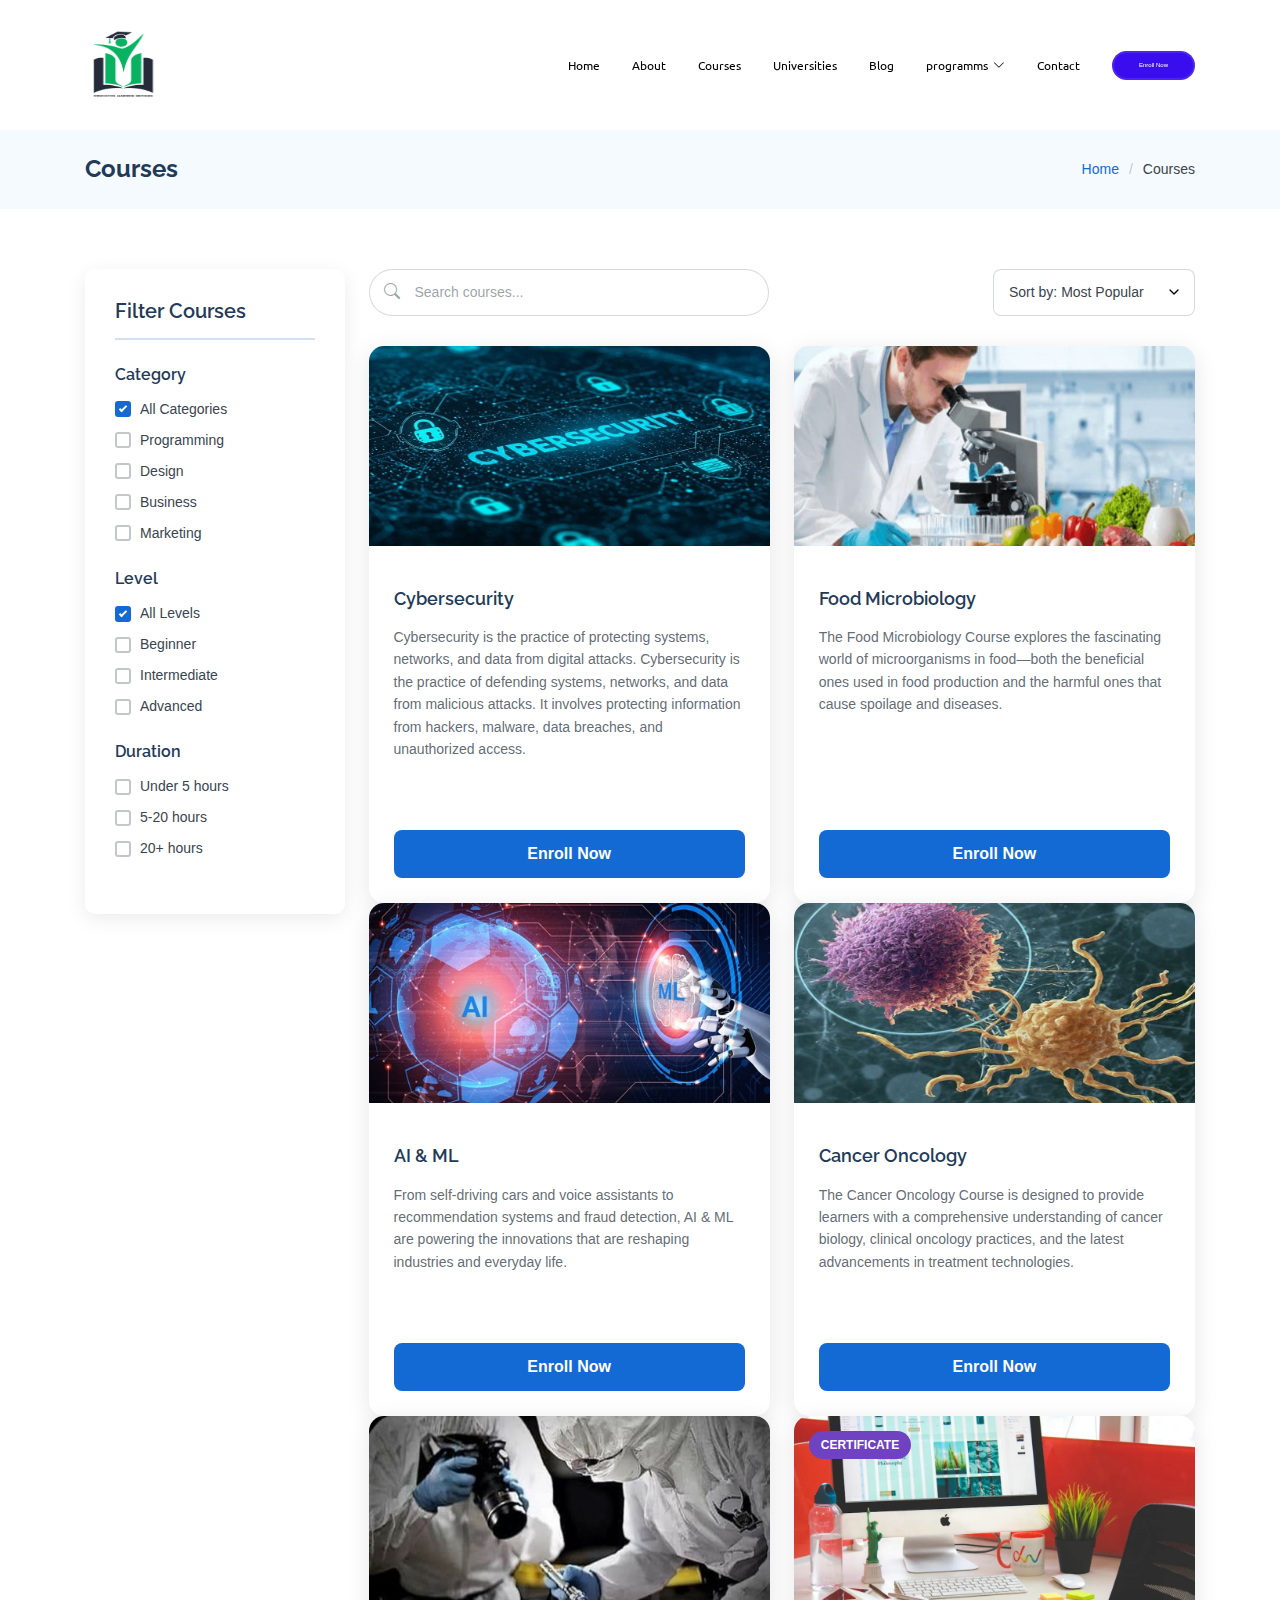
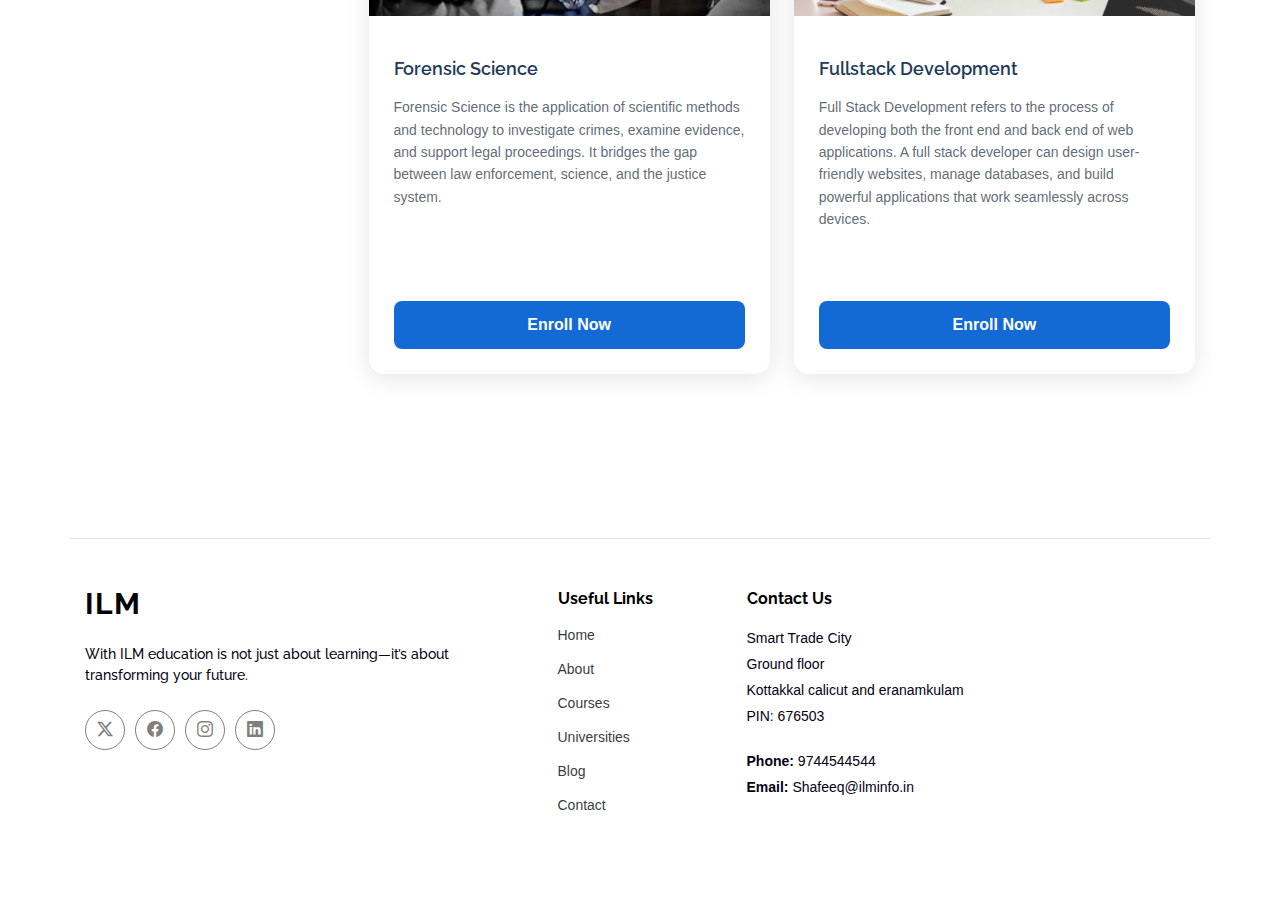
<file: courses.html>
<!DOCTYPE html>
<html lang="en">

<head>
  <meta charset="utf-8">
  <meta content="width=device-width, initial-scale=1.0" name="viewport">
  <title>Courses - Learner Bootstrap Template</title>
  <meta name="description" content="">
  <meta name="keywords" content="">

  <!-- Favicons -->
  <link href="assets/img/favicon.png" rel="icon">
  <link href="assets/img/apple-touch-icon.png" rel="apple-touch-icon">

  <!-- Fonts -->
  <link href="https://fonts.googleapis.com" rel="preconnect">
  <link href="https://fonts.gstatic.com" rel="preconnect" crossorigin>
  <link href="https://fonts.googleapis.com/css2?family=Roboto:ital,wght@0,100;0,300;0,400;0,500;0,700;0,900;1,100;1,300;1,400;1,500;1,700;1,900&family=Raleway:ital,wght@0,100;0,200;0,300;0,400;0,500;0,600;0,700;0,800;0,900;1,100;1,200;1,300;1,400;1,500;1,600;1,700;1,800;1,900&family=Ubuntu:ital,wght@0,300;0,400;0,500;0,700;1,300;1,400;1,500;1,700&display=swap" rel="stylesheet">

  <!-- Vendor CSS Files -->
  <link href="assets/vendor/bootstrap/css/bootstrap.min.css" rel="stylesheet">
  <link href="assets/vendor/bootstrap-icons/bootstrap-icons.css" rel="stylesheet">
  <link href="assets/vendor/aos/aos.css" rel="stylesheet">
  <link href="assets/vendor/swiper/swiper-bundle.min.css" rel="stylesheet">

  <!-- Main CSS File -->
  <link href="assets/css/main.css" rel="stylesheet">

  <!-- =======================================================
  * Template Name: Learner
  * Template URL: https://bootstrapmade.com/learner-bootstrap-course-template/
  * Updated: Jul 08 2025 with Bootstrap v5.3.7
  * Author: BootstrapMade.com
  * License: https://bootstrapmade.com/license/
  ======================================================== -->
</head>

<body class="courses-page">

   <header id="header" class="header d-flex align-items-center sticky-top">
    <div class="container-fluid container-xl position-relative d-flex align-items-center">

      <a href="index.html" class="logo d-flex align-items-center me-auto">
       <img src="assets/img/education/ilm.jpg" alt=" "> 
      
        <!-- <h1 class="sitename"> learners</h1> -->
      </a>

      <nav id="navmenu" class="navmenu">
        <ul>
          <li><a href="index.html" class="active">Home</a></li>
          <li><a href="about.html"class="active">About</a></li>
          <li><a href="courses.html" class="active">Courses</a></li>
           
          
            
                            
          <li><a href="universities.html" class="active"> Universities</a></li>
          <li><a href="blog.html" class="active">Blog</a></li>
          
            <ul>
              
           
             
              <!-- <li><a href="blog-details.html">Blog Details</a></li> -->
             
            </ul>
          </li>

          <li class="dropdown" ><a href="#"><span class="active" > programms</span> <i class="bi bi-chevron-down toggle-dropdown1" ></i></a>
         
            <ul>
              <li><a href="#">Data Science</a></li>
             
              <li><a href="#"> AI & ML</a></li>
              <li><a href="#">Full Stack </a></li>
              <li><a href="#">Cancer Oncology</a></li>
              <li><a href="#">Food Microbiology</a></li>
               <li><a href="#"> Forensic Science</a></li>
            </ul>
          </li>
          <li><a href="contact.html" class="active">Contact</a></li>
        </ul>
        <i class="mobile-nav-toggle d-xl-none bi bi-list"></i>
      </nav>

      <a class="btn-getstarted" class="active" href="enroll.html">Enroll Now</a>

    </div>
  </header>


  <main class="main">

    <!-- Page Title -->
    <div class="page-title light-background">
      <div class="container d-lg-flex justify-content-between align-items-center">
        <h1 class="mb-2 mb-lg-0">Courses</h1>
        <nav class="breadcrumbs">
          <ol>
            <li><a href="index.html">Home</a></li>
            <li class="current">Courses</li>
          </ol>
        </nav>
      </div>
    </div><!-- End Page Title -->

    <!-- Courses 2 Section -->
    <section id="courses-2" class="courses-2 section">

      <div class="container" data-aos="fade-up" data-aos-delay="100">

        <div class="row">
          <div class="col-lg-3">
            <div class="course-filters" data-aos="fade-right" data-aos-delay="100">
              <h4 class="filter-title">Filter Courses</h4>

              <div class="filter-group">
                <h5>Category</h5>
                <div class="filter-options">
                  <label class="filter-checkbox">
                    <input type="checkbox" checked="">
                    <span class="checkmark"></span>
                    All Categories
                  </label>
                  <label class="filter-checkbox">
                    <input type="checkbox">
                    <span class="checkmark"></span>
                    Programming
                  </label>
                  <label class="filter-checkbox">
                    <input type="checkbox">
                    <span class="checkmark"></span>
                    Design
                  </label>
                  <label class="filter-checkbox">
                    <input type="checkbox">
                    <span class="checkmark"></span>
                    Business
                  </label>
                  <label class="filter-checkbox">
                    <input type="checkbox">
                    <span class="checkmark"></span>
                    Marketing
                  </label>
                </div>
              </div>

              <div class="filter-group">
                <h5>Level</h5>
                <div class="filter-options">
                  <label class="filter-checkbox">
                    <input type="checkbox" checked="">
                    <span class="checkmark"></span>
                    All Levels
                  </label>
                  <label class="filter-checkbox">
                    <input type="checkbox">
                    <span class="checkmark"></span>
                    Beginner
                  </label>
                  <label class="filter-checkbox">
                    <input type="checkbox">
                    <span class="checkmark"></span>
                    Intermediate
                  </label>
                  <label class="filter-checkbox">
                    <input type="checkbox">
                    <span class="checkmark"></span>
                    Advanced
                  </label>
                </div>
              </div>

              <div class="filter-group">
                <h5>Duration</h5>
                <div class="filter-options">
                  <label class="filter-checkbox">
                    <input type="checkbox">
                    <span class="checkmark"></span>
                    Under 5 hours
                  </label>
                  <label class="filter-checkbox">
                    <input type="checkbox">
                    <span class="checkmark"></span>
                    5-20 hours
                  </label>
                  <label class="filter-checkbox">
                    <input type="checkbox">
                    <span class="checkmark"></span>
                    20+ hours
                  </label>
                </div>
              </div>

             
            </div><!-- End Course Filters -->
          </div>

          <div class="col-lg-9">
            <div class="courses-header" data-aos="fade-left" data-aos-delay="100">
              <div class="search-box">
                <i class="bi bi-search"></i>
                <input type="text" placeholder="Search courses...">
              </div>
              <div class="sort-dropdown">
                <select>
                  <option>Sort by: Most Popular</option>
                  <option>Newest First</option>
                  <option>Price: Low to High</option>
                  <option>Price: High to Low</option>
                  <option>Duration: Short to Long</option>
                </select>
              </div>
            </div>

            <div class="courses-grid" data-aos="fade-up" data-aos-delay="200">
              <div class="row">
                <div class="col-lg-6 col-md-6">
                  <div class="course-card">
                    <div class="course-image">
                      <img src="assets/img/education/cy1.jpeg" alt="Course" class="img-fluid">
                      
                      
                    </div>
                    <div class="course-content">
                      <div class="course-meta">
                    
                    
                      </div>
                      <h3> Cybersecurity </h3>
                      <p> Cybersecurity is the practice of protecting systems, networks, and data from digital attacks. Cybersecurity is the practice of defending systems, networks, and data from malicious attacks. It involves protecting information from hackers, malware, data breaches, and unauthorized access.</p>
                      <div class="course-stats">
                        
                       
                      </div>
                     
                      <a href="enroll.html" class="btn-course">Enroll Now</a>
                    </div>
                  </div><!-- End Course Card -->
                </div>

                <div class="col-lg-6 col-md-6">
                  <div class="course-card">
                    <div class="course-image">
                      <img src="assets/img/education/FOOD.jpg" alt="Course" class="img-fluid">
                
                    </div>
                    <div class="course-content">
                      <div class="course-meta">
                      
                  
                      </div>
                      <h3> Food Microbiology</h3>
                      <p> The Food Microbiology Course explores the fascinating world of microorganisms in food—both the beneficial ones used in food production and the harmful ones that cause spoilage and diseases.</p>
                      <div class="course-stats">
                       
                     
                      
                      </div>
                    
                      <a href="enroll.html" class="btn-course">Enroll Now</a>
                    </div>
                  </div><!-- End Course Card -->
                </div>

                <div class="col-lg-6 col-md-6">
                  <div class="course-card">
                    <div class="course-image">
                      <img src="assets/img/education/ai&ml.jpg" alt="Course" class="img-fluid">
                      
                    </div>
                    <div class="course-content">
                      <div class="course-meta">
                      
                      
                      </div>
                      <h3> AI & ML</h3>
                      <p> From self-driving cars and voice assistants to recommendation systems and fraud detection, AI & ML are powering the innovations that are reshaping industries and everyday life.</p>
                      <div class="course-stats">
                       
                        
                       
                      </div>
                      
                      <a href="enroll.html" class="btn-course">Enroll Now</a>
                    </div>
                  </div><!-- End Course Card -->
                </div>

                <div class="col-lg-6 col-md-6">
                  <div class="course-card">
                    <div class="course-image">
                      <img src="assets/img/education/cancer.jpg" alt="Course" class="img-fluid">
                  
                    </div>
                    <div class="course-content">
                      <div class="course-meta">
                  
                    
                      </div>
                      <h3>Cancer Oncology</h3>
                      <p> The Cancer Oncology Course is designed to provide learners with a comprehensive understanding of cancer biology, clinical oncology practices, and the latest advancements in treatment technologies.</p>
                      <div class="course-stats">
                       
                        
                        
                      </div>
                     
                      <a href="enroll.html" class="btn-course">Enroll Now</a>
                    </div>
                  </div><!-- End Course Card -->
                </div>

                <div class="col-lg-6 col-md-6">
                  <div class="course-card">
                    <div class="course-image">
                      <img src="assets/img/education/cri.jpeg" alt="Course" class="img-fluid">
                  
                  
                    </div>
                    <div class="course-content">
                      <div class="course-meta">
                    
                    
                      </div>
                      <h3> Forensic Science</h3>
                      <p> Forensic Science is the application of scientific methods and technology to investigate crimes, examine evidence, and support legal proceedings. It bridges the gap between law enforcement, science, and the justice system.</p>
                      <div class="course-stats">
                        
                        
                       
                      </div>
                      
                      <a href="enroll.html" class="btn-course">Enroll Now</a>
                    </div>
                  </div><!-- End Course Card -->
                </div>

                <div class="col-lg-6 col-md-6">
                  <div class="course-card">
                    <div class="course-image">
                      <img src="assets/img/education/courses-14.webp" alt="Course" class="img-fluid">
                      <div class="course-badge badge-certificate">Certificate</div>
                      
                    </div>
                    <div class="course-content">
                      <div class="course-meta">
                  
                  
                      </div>
                      <h3>Fullstack Development</h3>
                      <p>Full Stack Development refers to the process of developing both the front end and back end of web applications. A full stack developer can design user-friendly websites, manage databases, and build powerful applications that work seamlessly across devices.</p>
                      <div class="course-stats">
                       
                       
                       
                      </div>
                      
                      <a href="enroll.html" class="btn-course">Enroll Now</a>
                    </div>
                  </div><!-- End Course Card -->
                </div>

              </div>
            </div><!-- End Courses Grid -->

            <div class="pagination-wrapper" data-aos="fade-up" data-aos-delay="300">
              <nav aria-label="Courses pagination">
                <ul class="pagination justify-content-center">
                  <li class="page-item disabled">
                    <a class="page-link" href="#" tabindex="-1" aria-disabled="true">
                      <i class="bi bi-chevron-left"></i>
                    </a>
                  </li>
                  <li class="page-item active">
                    <a class="page-link" href="#">1</a>
                  </li>
                  <li class="page-item">
                    <a class="page-link" href="#">2</a>
                  </li>
                  <li class="page-item">
                    <a class="page-link" href="#">3</a>
                  </li>
                  <li class="page-item">
                    <a class="page-link" href="#">
                      <i class="bi bi-chevron-right"></i>
                    </a>
                  </li>
                </ul>
              </nav>
            </div><!-- End Pagination -->

          </div>
        </div>

      </div>

    </section><!-- /Courses 2 Section -->

  </main>

  <footer id="footer" class="footer accent-background">

     <div class="container footer-top">
      <div class="row gy-4">
        <div class="col-lg-5 col-md-12 footer-about">
          <a href="index.html" class="logo d-flex align-items-center">
            <span class="sitename">ILM</span>
          </a>
          <p> With ILM education is not just about learning—it’s about transforming your future.</p>
          <div class="social-links d-flex mt-4">
            <a href=""><i class="bi bi-twitter-x"></i></a>
            <a href=""><i class="bi bi-facebook"></i></a>
            <a href=""><i class="bi bi-instagram"></i></a>
            <a href=""><i class="bi bi-linkedin"></i></a>
          </div>
        </div>

        <div class="col-lg-2 col-6 footer-links">
          <h4>Useful Links</h4>
          <ul>
            <li><a href="index.html">Home</a></li>
            <li><a href="about.html">About </a></li>
            <li><a href="courses.html">Courses</a></li>
            <li><a href="universities.html">Universities</a></li>
            <li><a href="blog.html">Blog</a></li>
            
            <li><a href="contact.html">Contact</a></li>
          </ul>
        </div>

    

        <div class="col-lg-3 col-md-12 footer-contact text-center text-md-start">
          <h4>Contact Us</h4>
          <p> Smart Trade City</p >
          <p> Ground floor</p>
          <p> Kottakkal calicut and eranamkulam</p>
          <p> PIN: 676503</p>
          <p class="mt-4"><strong>Phone:</strong> <span> 9744544544</span></p>
          <p><strong>Email:</strong> <span> Shafeeq@ilminfo.in</span></p>
        </div>

      </div>
    </div>

   

  </footer>

  <!-- Scroll Top -->
  <a href="#" id="scroll-top" class="scroll-top d-flex align-items-center justify-content-center"><i class="bi bi-arrow-up-short"></i></a>

  <!-- Preloader -->
  <div id="preloader"></div>

  <!-- Vendor JS Files -->
  <script src="assets/vendor/bootstrap/js/bootstrap.bundle.min.js"></script>
  <script src="assets/vendor/php-email-form/validate.js"></script>
  <script src="assets/vendor/aos/aos.js"></script>
  <script src="assets/vendor/purecounter/purecounter_vanilla.js"></script>
  <script src="assets/vendor/swiper/swiper-bundle.min.js"></script>

  <!-- Main JS File -->
  <script src="assets/js/main.js"></script>

</body>

</html>
</file>
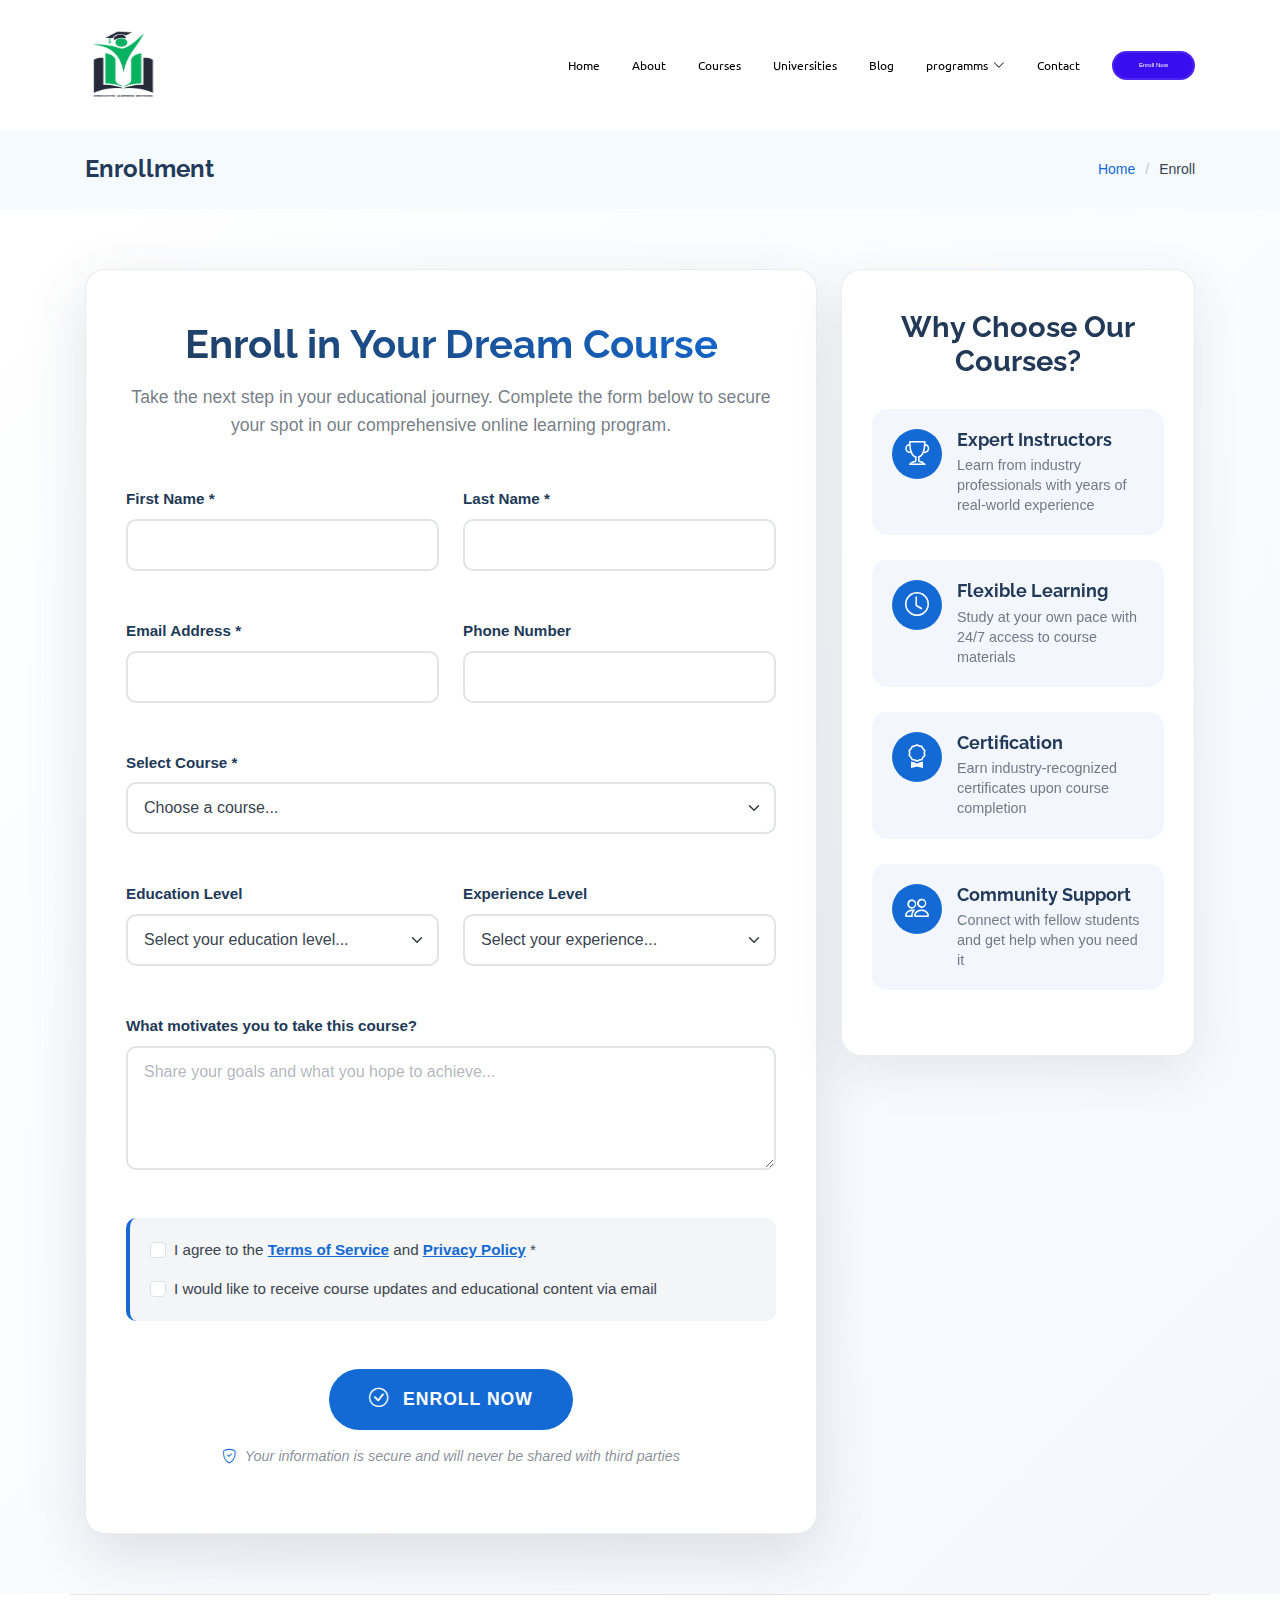
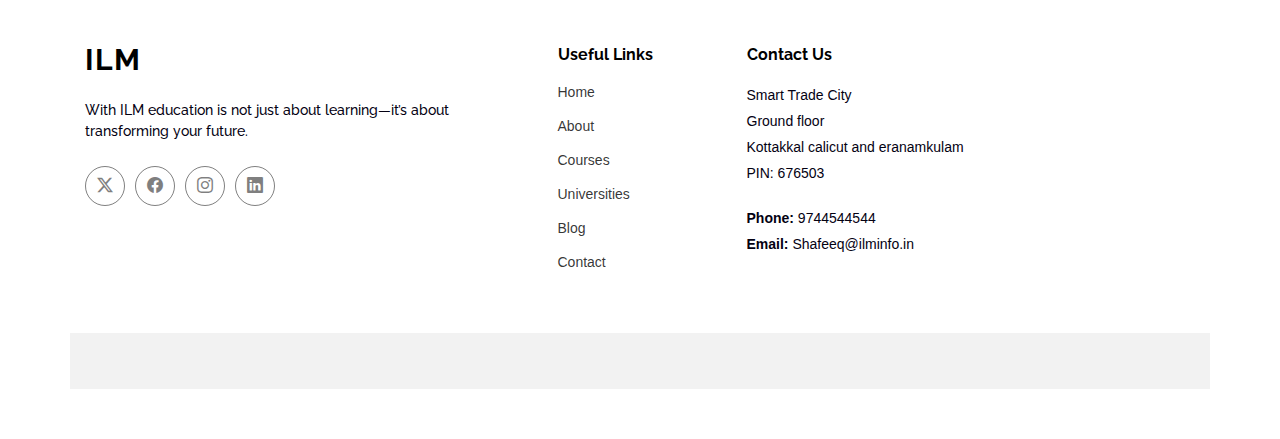
<file: enroll.html>
<!DOCTYPE html>
<html lang="en">

<head>
  <meta charset="utf-8">
  <meta content="width=device-width, initial-scale=1.0" name="viewport">
  <title>Enroll - Learner Bootstrap Template</title>
  <meta name="description" content="">
  <meta name="keywords" content="">

  <!-- Favicons -->
  <link href="assets/img/favicon.png" rel="icon">
  <link href="assets/img/apple-touch-icon.png" rel="apple-touch-icon">

  <!-- Fonts -->
  <link href="https://fonts.googleapis.com" rel="preconnect">
  <link href="https://fonts.gstatic.com" rel="preconnect" crossorigin>
  <link href="https://fonts.googleapis.com/css2?family=Roboto:ital,wght@0,100;0,300;0,400;0,500;0,700;0,900;1,100;1,300;1,400;1,500;1,700;1,900&family=Raleway:ital,wght@0,100;0,200;0,300;0,400;0,500;0,600;0,700;0,800;0,900;1,100;1,200;1,300;1,400;1,500;1,600;1,700;1,800;1,900&family=Ubuntu:ital,wght@0,300;0,400;0,500;0,700;1,300;1,400;1,500;1,700&display=swap" rel="stylesheet">

  <!-- Vendor CSS Files -->
  <link href="assets/vendor/bootstrap/css/bootstrap.min.css" rel="stylesheet">
  <link href="assets/vendor/bootstrap-icons/bootstrap-icons.css" rel="stylesheet">
  <link href="assets/vendor/aos/aos.css" rel="stylesheet">
  <link href="assets/vendor/swiper/swiper-bundle.min.css" rel="stylesheet">

  <!-- Main CSS File -->
  <link href="assets/css/main.css" rel="stylesheet">

  <!-- =======================================================
  * Template Name: Learner
  * Template URL: https://bootstrapmade.com/learner-bootstrap-course-template/
  * Updated: Jul 08 2025 with Bootstrap v5.3.7
  * Author: BootstrapMade.com
  * License: https://bootstrapmade.com/license/
  ======================================================== -->
</head>

<body class="enroll-page">

 <header id="header" class="header d-flex align-items-center sticky-top">
    <div class="container-fluid container-xl position-relative d-flex align-items-center">

      <a href="index.html" class="logo d-flex align-items-center me-auto">
       <img src="assets/img/education/ilm.jpg" alt=" "> 
      
        <!-- <h1 class="sitename"> learners</h1> -->
      </a>

      <nav id="navmenu" class="navmenu">
        <ul>
          <li><a href="index.html" class="active">Home</a></li>
          <li><a href="about.html"class="active">About</a></li>
          <li><a href="courses.html" class="active">Courses</a></li>
           
          
            
                            
          <li><a href="universities.html" class="active"> Universities</a></li>
          <li><a href="blog.html" class="active">Blog</a></li>
          
            <ul>
              
           
             
              <!-- <li><a href="blog-details.html">Blog Details</a></li> -->
             
            </ul>
          </li>

          <li class="dropdown" ><a href="#"><span class="active" > programms</span> <i class="bi bi-chevron-down toggle-dropdown1" ></i></a>
         
            <ul>
              <li><a href="#">Data Science</a></li>
             
              <li><a href="#"> AI & ML</a></li>
              <li><a href="#">Full Stack </a></li>
              <li><a href="#">Cancer Oncology</a></li>
              <li><a href="#">Food Microbiology</a></li>
               <li><a href="#"> Forensic Science</a></li>
            </ul>
          </li>
          <li><a href="contact.html" class="active">Contact</a></li>
        </ul>
        <i class="mobile-nav-toggle d-xl-none bi bi-list"></i>
      </nav>

      <a class="btn-getstarted" class="active" href="enroll.html">Enroll Now</a>

    </div>
  </header>


  <main class="main">

    <!-- Page Title -->
    <div class="page-title light-background">
      <div class="container d-lg-flex justify-content-between align-items-center">
        <h1 class="mb-2 mb-lg-0">Enrollment</h1>
        <nav class="breadcrumbs">
          <ol>
            <li><a href="index.html">Home</a></li>
            <li class="current">Enroll</li>
          </ol>
        </nav>
      </div>
    </div><!-- End Page Title -->

    <!-- Enroll Section -->
    <section id="enroll" class="enroll section">

      <div class="container" data-aos="fade-up" data-aos-delay="100">

        <div class="row">
          <div class="col-lg-8 mx-auto">
            <div class="enrollment-form-wrapper">

              <div class="enrollment-header text-center mb-5" data-aos="fade-up" data-aos-delay="200">
                <h2>Enroll in Your Dream Course</h2>
                <p>Take the next step in your educational journey. Complete the form below to secure your spot in our comprehensive online learning program.</p>
              </div>

              <form class="enrollment-form" data-aos="fade-up" data-aos-delay="300">

                <div class="row mb-4">
                  <div class="col-md-6">
                    <div class="form-group">
                      <label for="firstName" class="form-label">First Name *</label>
                      <input type="text" id="firstName" name="firstName" class="form-control" required="" autocomplete="given-name">
                    </div>
                  </div>
                  <div class="col-md-6">
                    <div class="form-group">
                      <label for="lastName" class="form-label">Last Name *</label>
                      <input type="text" id="lastName" name="lastName" class="form-control" required="" autocomplete="family-name">
                    </div>
                  </div>
                </div>

                <div class="row mb-4">
                  <div class="col-md-6">
                    <div class="form-group">
                      <label for="email" class="form-label">Email Address *</label>
                      <input type="email" id="email" name="email" class="form-control" required="" autocomplete="email">
                    </div>
                  </div>
                  <div class="col-md-6">
                    <div class="form-group">
                      <label for="phone" class="form-label">Phone Number</label>
                      <input type="tel" id="phone" name="phone" class="form-control" autocomplete="tel">
                    </div>
                  </div>
                </div>

                <div class="row mb-4">
                  <div class="col-12">
                    <div class="form-group">
                      <label for="course" class="form-label">Select Course *</label>
                      <select id="course" name="course" class="form-select" required="">
                        <option value="">Choose a course...</option>
                        <option value="web-development">Full Stack Web Development</option>
                        <option value="data-science">Data Science &amp; Analytics</option>
                        <option value="digital-marketing">Digital Marketing Mastery</option>
                        <option value="ui-ux-design">Cancer Oncology</option>
                        <option value="cybersecurity">Cybersecurity</option>
                        <option value="mobile-development">Forensic Science</option>
                      </select>
                    </div>
                  </div>
                </div>

                <div class="row mb-4">
                  <div class="col-md-6">
                    <div class="form-group">
                      <label for="education" class="form-label">Education Level</label>
                      <select id="education" name="education" class="form-select">
                        <option value="">Select your education level...</option>
                        <option value="high-school">High School</option>
                        <option value="associate">Associate Degree</option>
                        <option value="bachelor">Bachelor's Degree</option>
                        <option value="master">Master's Degree</option>
                        <option value="doctorate">Doctorate</option>
                        <option value="other">Other</option>
                      </select>
                    </div>
                  </div>
                  <div class="col-md-6">
                    <div class="form-group">
                      <label for="experience" class="form-label">Experience Level</label>
                      <select id="experience" name="experience" class="form-select">
                        <option value="">Select your experience...</option>
                        <option value="beginner">Beginner</option>
                        <option value="intermediate">Intermediate</option>
                        <option value="advanced">Advanced</option>
                        <option value="expert">Expert</option>
                      </select>
                    </div>
                  </div>
                </div>

                <div class="row mb-4">
                  <div class="col-12">
                    <div class="form-group">
                      <label for="motivation" class="form-label">What motivates you to take this course?</label>
                      <textarea id="motivation" name="motivation" class="form-control" rows="4" placeholder="Share your goals and what you hope to achieve..."></textarea>
                    </div>
                  </div>
                </div>

              

                <div class="row mb-4">
                  <div class="col-12">
                    <div class="form-group">
                      <div class="agreement-section">
                        <div class="form-check">
                          <input class="form-check-input" type="checkbox" id="terms" name="terms" required="">
                          <label class="form-check-label" for="terms">
                            I agree to the <a href="#">Terms of Service</a> and <a href="#">Privacy Policy</a> *
                          </label>
                        </div>
                        <div class="form-check">
                          <input class="form-check-input" type="checkbox" id="newsletter" name="newsletter">
                          <label class="form-check-label" for="newsletter">
                            I would like to receive course updates and educational content via email
                          </label>
                        </div>
                      </div>
                    </div>
                  </div>
                </div>

                <div class="row">
                  <div class="col-12 text-center">
                    <button type="submit" class="btn btn-enroll">
                      <i class="bi bi-check-circle me-2"></i>
                      Enroll Now
                    </button>
                    <p class="enrollment-note mt-3">
                      <i class="bi bi-shield-check"></i>
                      Your information is secure and will never be shared with third parties
                    </p>
                  </div>
                </div>

              </form>

            </div>
          </div><!-- End Form Column -->

          <div class="col-lg-4 d-none d-lg-block">
            <div class="enrollment-benefits" data-aos="fade-left" data-aos-delay="400">
              <h3>Why Choose Our Courses?</h3>
              <div class="benefit-item">
                <div class="benefit-icon">
                  <i class="bi bi-trophy"></i>
                </div>
                <div class="benefit-content">
                  <h4>Expert Instructors</h4>
                  <p>Learn from industry professionals with years of real-world experience</p>
                </div>
              </div><!-- End Benefit Item -->

              <div class="benefit-item">
                <div class="benefit-icon">
                  <i class="bi bi-clock"></i>
                </div>
                <div class="benefit-content">
                  <h4>Flexible Learning</h4>
                  <p>Study at your own pace with 24/7 access to course materials</p>
                </div>
              </div><!-- End Benefit Item -->

              <div class="benefit-item">
                <div class="benefit-icon">
                  <i class="bi bi-award"></i>
                </div>
                <div class="benefit-content">
                  <h4>Certification</h4>
                  <p>Earn industry-recognized certificates upon course completion</p>
                </div>
              </div><!-- End Benefit Item -->

              <div class="benefit-item">
                <div class="benefit-icon">
                  <i class="bi bi-people"></i>
                </div>
                <div class="benefit-content">
                  <h4>Community Support</h4>
                  <p>Connect with fellow students and get help when you need it</p>
                </div>
              </div><!-- End Benefit Item -->

             
            </div>
          </div><!-- End Benefits Column -->

        </div>

      </div>

    </section><!-- /Enroll Section -->

  </main>

  <footer id="footer" class="footer accent-background">

    <div class="container footer-top">
      <div class="row gy-4">
        <div class="col-lg-5 col-md-12 footer-about">
          <a href="index.html" class="logo d-flex align-items-center">
            <span class="sitename">ILM</span>
          </a>
          <p> With ILM education is not just about learning—it’s about transforming your future.</p>
          <div class="social-links d-flex mt-4">
            <a href=""><i class="bi bi-twitter-x"></i></a>
            <a href=""><i class="bi bi-facebook"></i></a>
            <a href=""><i class="bi bi-instagram"></i></a>
            <a href=""><i class="bi bi-linkedin"></i></a>
          </div>
        </div>

        <div class="col-lg-2 col-6 footer-links">
          <h4>Useful Links</h4>
          <ul>
            <li><a href="index.html">Home</a></li>
            <li><a href="about.html">About </a></li>
            <li><a href="courses.html">Courses</a></li>
            <li><a href="universities.html">Universities</a></li>
            <li><a href="blog.html">Blog</a></li>
            
            <li><a href="contact.html">Contact</a></li>
          </ul>
        </div>

    

        <div class="col-lg-3 col-md-12 footer-contact text-center text-md-start">
          <h4>Contact Us</h4>
          <p> Smart Trade City</p >
          <p> Ground floor</p>
          <p> Kottakkal calicut and eranamkulam</p>
          <p> PIN: 676503</p>
          <p class="mt-4"><strong>Phone:</strong> <span> 9744544544</span></p>
          <p><strong>Email:</strong> <span> Shafeeq@ilminfo.in</span></p>
        </div>

      </div>
    </div>

    <div class="container copyright text-center mt-4">
      
      <div class="credits">
        <!-- All the links in the footer should remain intact. -->
        <!-- You can delete the links only if you've purchased the pro version. -->
        <!-- Licensing information: https://bootstrapmade.com/license/ -->
        <!-- Purchase the pro version with working PHP/AJAX contact form: [buy-url] -->
     
      </div>
    </div>

  </footer>

  <!-- Scroll Top -->
  <a href="#" id="scroll-top" class="scroll-top d-flex align-items-center justify-content-center"><i class="bi bi-arrow-up-short"></i></a>

  <!-- Preloader -->
  <div id="preloader"></div>

  <!-- Vendor JS Files -->
  <script src="assets/vendor/bootstrap/js/bootstrap.bundle.min.js"></script>
  <script src="assets/vendor/php-email-form/validate.js"></script>
  <script src="assets/vendor/aos/aos.js"></script>
  <script src="assets/vendor/purecounter/purecounter_vanilla.js"></script>
  <script src="assets/vendor/swiper/swiper-bundle.min.js"></script>

  <!-- Main JS File -->
  <script src="assets/js/main.js"></script>

</body>

</html>
</file>
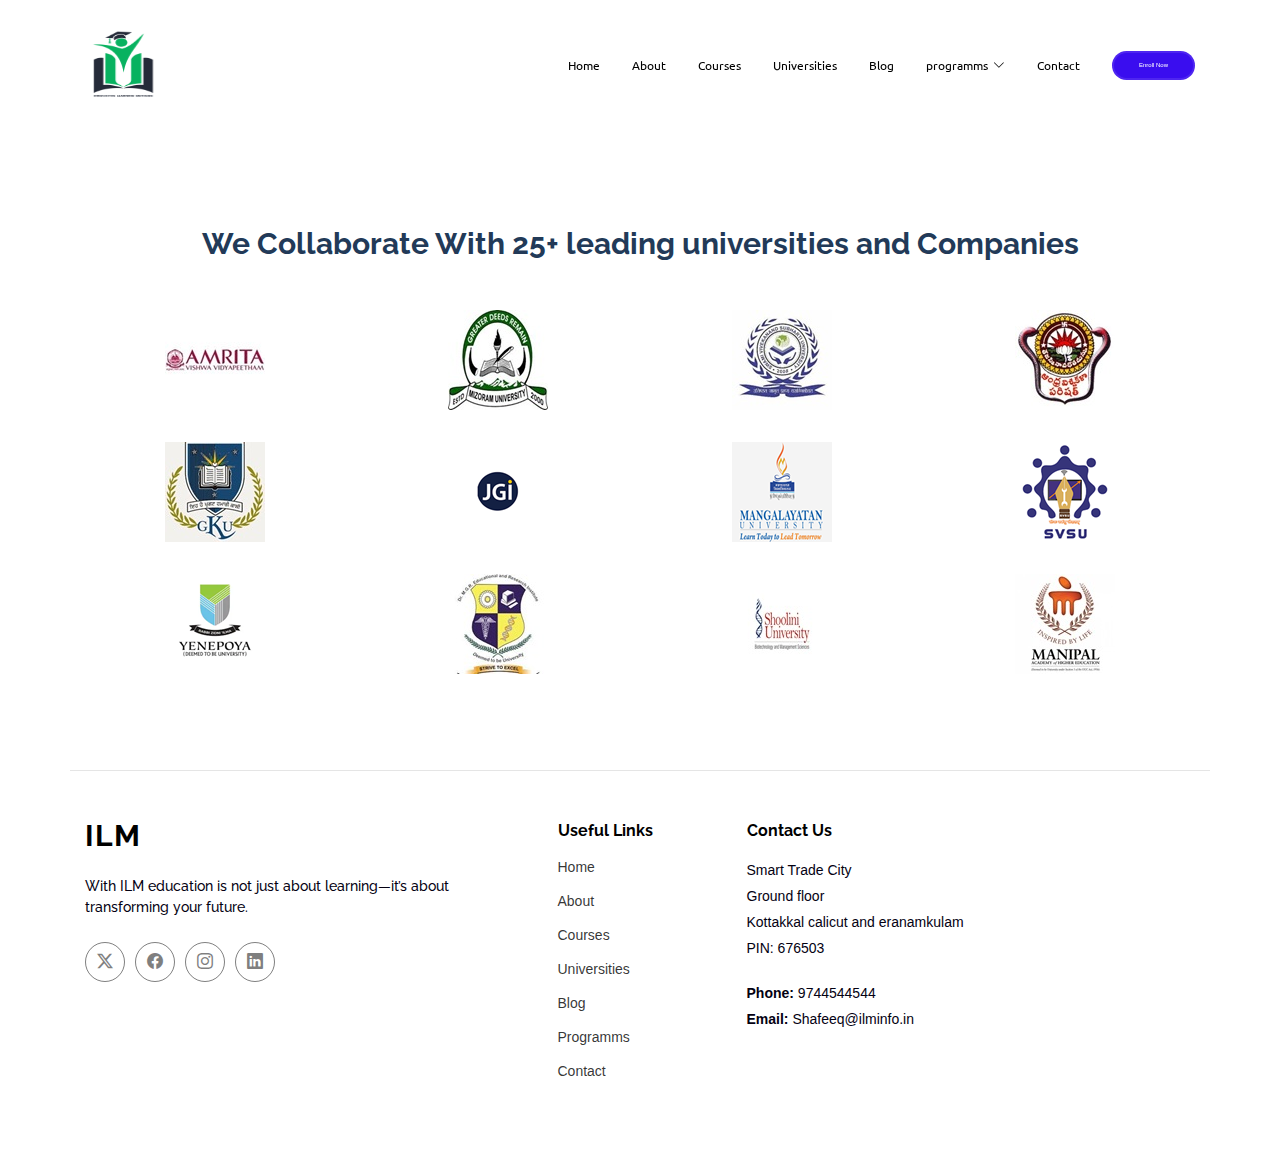
<file: universities.html>
<!DOCTYPE html>
<html lang="en">

<head>
  <meta charset="utf-8">
  <meta content="width=device-width, initial-scale=1.0" name="viewport">
  <title>Courses - Learner Bootstrap Template</title>
  <meta name="description" content="">
  <meta name="keywords" content="">

  <!-- Favicons -->
  <link href="assets/img/favicon.png" rel="icon">
  <link href="assets/img/apple-touch-icon.png" rel="apple-touch-icon">

  <!-- Fonts -->
  <link href="https://fonts.googleapis.com" rel="preconnect">
  <link href="https://fonts.gstatic.com" rel="preconnect" crossorigin>
  <link href="https://fonts.googleapis.com/css2?family=Roboto:ital,wght@0,100;0,300;0,400;0,500;0,700;0,900;1,100;1,300;1,400;1,500;1,700;1,900&family=Raleway:ital,wght@0,100;0,200;0,300;0,400;0,500;0,600;0,700;0,800;0,900;1,100;1,200;1,300;1,400;1,500;1,600;1,700;1,800;1,900&family=Ubuntu:ital,wght@0,300;0,400;0,500;0,700;1,300;1,400;1,500;1,700&display=swap" rel="stylesheet">

  <!-- Vendor CSS Files -->
  <link href="assets/vendor/bootstrap/css/bootstrap.min.css" rel="stylesheet">
  <link href="assets/vendor/bootstrap-icons/bootstrap-icons.css" rel="stylesheet">
  <link href="assets/vendor/aos/aos.css" rel="stylesheet">
  <link href="assets/vendor/swiper/swiper-bundle.min.css" rel="stylesheet">

  <!-- Main CSS File -->
  <link href="assets/css/main.css" rel="stylesheet">

  <!-- =======================================================
  * Template Name: Learner
  * Template URL: https://bootstrapmade.com/learner-bootstrap-course-template/
  * Updated: Jul 08 2025 with Bootstrap v5.3.7
  * Author: BootstrapMade.com
  * License: https://bootstrapmade.com/license/
  ======================================================== -->
</head>

<body class="courses-page">

   <header id="header" class="header d-flex align-items-center sticky-top">
    <div class="container-fluid container-xl position-relative d-flex align-items-center">

      <a href="index.html" class="logo d-flex align-items-center me-auto">
       <img src="assets/img/education/ilm.jpg" alt=" "> 
      
        <!-- <h1 class="sitename"> learners</h1> -->
      </a>

      <nav id="navmenu" class="navmenu">
        <ul>
          <li><a href="index.html" class="active">Home</a></li>
          <li><a href="about.html"class="active">About</a></li>
          <li><a href="courses.html" class="active">Courses</a></li>
           
          
            
                            
          <li><a href="universities.html" class="active"> Universities</a></li>
          <li><a href="blog.html" class="active">Blog</a></li>
          
            <ul>
              
           
             
              <!-- <li><a href="blog-details.html">Blog Details</a></li> -->
             
            </ul>
          </li>

          <li class="dropdown" ><a href="#"><span class="active" > programms</span> <i class="bi bi-chevron-down toggle-dropdown1" ></i></a>
         
            <ul>
              <li><a href="#">Data Science</a></li>
             
              <li><a href="#"> AI & ML</a></li>
              <li><a href="#">Full Stack </a></li>
              <li><a href="#">Cancer Oncology</a></li>
              <li><a href="#">Food Microbiology</a></li>
               <li><a href="#"> Forensic Science</a></li>
            </ul>
          </li>
          <li><a href="contact.html" class="active">Contact</a></li>
        </ul>
        <i class="mobile-nav-toggle d-xl-none bi bi-list"></i>
      </nav>

      <a class="btn-getstarted" class="active" href="enroll.html">Enroll Now</a>

    </div>
  </header>

  <div class="container-fluid py-5">
        <div class="container pt-5 pb-3">
            <div class="text-center mb-5 ">
              
                <h1 class="box5">We Collaborate With 25+ leading universities and Companies</h1>
            </div>
            <div class="row">
                <div class="col-md-6 col-lg-3 text-center team mb-4">
                    <div class="team-item rounded overflow-hidden mb-2">
                        <div class="team-img position-relative">
                            <img class="img-fluid" src="assets/img/education/ami.jpeg" alt="">
                            
                        </div>
                      
                    </div>
                </div>
                <div class="col-md-6 col-lg-3 text-center team mb-4">
                    <div class="team-item rounded overflow-hidden mb-2">
                        <div class="team-img position-relative">
                            <img class="img-fluid" src="assets/img/education/23.jpeg" alt="">
                           
                        </div>
                       
                    </div>
                </div>
                <div class="col-md-6 col-lg-3 text-center team mb-4">
                    <div class="team-item rounded overflow-hidden mb-2">
                        <div class="team-img position-relative">
                            <img class="img-fluid" src="assets/img/education/logo3.jpeg" alt="">
                          
                        </div>
                      
                    </div>
                </div>
                <div class="col-md-6 col-lg-3 text-center team mb-4">
                    <div class="team-item rounded overflow-hidden mb-2">
                        <div class="team-img position-relative">
                            <img class="img-fluid" src="assets/img/education/4r.jpeg" alt="">
                           
                        </div>
                      
                    </div>
                </div>
                <div class="col-md-6 col-lg-3 text-center team mb-4">
                    <div class="team-item rounded overflow-hidden mb-2">
                        <div class="team-img position-relative">
                            <img class="img-fluid" src="assets/img/education/24.jpeg" alt="">
                           
                        </div>
                      
                    </div>
                </div>
                <div class="col-md-6 col-lg-3 text-center team mb-4">
                    <div class="team-item rounded overflow-hidden mb-2">
                        <div class="team-img position-relative">
                            <img class="img-fluid" src="assets/img/education/logo6.png" alt="">
                           
                        </div>
                      
                    </div>
                </div>
                <div class="col-md-6 col-lg-3 text-center team mb-4">
                    <div class="team-item rounded overflow-hidden mb-2">
                        <div class="team-img position-relative">
                            <img class="img-fluid" src="assets/img/education/27.png" alt="">
                           
                        </div>
                      
                    </div>
                </div>
                <div class="col-md-6 col-lg-3 text-center team mb-4">
                    <div class="team-item rounded overflow-hidden mb-2">
                        <div class="team-img position-relative">
                            <img class="img-fluid" src="assets/img/education/29.png" alt="">
                           
                        </div>
                      
                    </div>
                </div>
   <div class="col-md-6 col-lg-3 text-center team mb-4">
                    <div class="team-item rounded overflow-hidden mb-2">
                        <div class="team-img position-relative">
                            <img class="img-fluid" src="assets/img/education/yene2.png" alt="">
                           
                        </div>
                      
                    </div>
                </div>
                   <div class="col-md-6 col-lg-3 text-center team mb-4">
                    <div class="team-item rounded overflow-hidden mb-2">
                        <div class="team-img position-relative">
                            <img class="img-fluid" src="assets/img/education/dr mjr.jpg" alt="">
                           
                        </div>
                      
                    </div>
                </div>
                   <div class="col-md-6 col-lg-3 text-center team mb-4">
                    <div class="team-item rounded overflow-hidden mb-2">
                        <div class="team-img position-relative">
                            <img class="img-fluid" src="assets/img/education/schooli.jpg" alt="">
                           
                        </div>
                      
                    </div>
                </div>
                   <div class="col-md-6 col-lg-3 text-center team mb-4">
                    <div class="team-item rounded overflow-hidden mb-2">
                        <div class="team-img position-relative">
                            <img class="img-fluid" src="assets/img/education/mahe.jpg" alt="">
                           
                        </div>
                      
                    </div>
                </div>

            </div>
        </div>
    </div>

 

  <footer id="footer" class="footer accent-background">

     <div class="container footer-top">
      <div class="row gy-4">
        <div class="col-lg-5 col-md-12 footer-about">
          <a href="index.html" class="logo d-flex align-items-center">
            <span class="sitename">ILM</span>
          </a>
          <p> With ILM education is not just about learning—it’s about transforming your future.</p>
          <div class="social-links d-flex mt-4">
            <a href=""><i class="bi bi-twitter-x"></i></a>
            <a href=""><i class="bi bi-facebook"></i></a>
            <a href=""><i class="bi bi-instagram"></i></a>
            <a href=""><i class="bi bi-linkedin"></i></a>
          </div>
        </div>

        <div class="col-lg-2 col-6 footer-links">
          <h4>Useful Links</h4>
          <ul>
            <li><a href="index.html">Home</a></li>
            <li><a href="about.html">About </a></li>
            <li><a href="courses.html">Courses</a></li>
            <li><a href="course-details.html">Universities</a></li>
            <li><a href="blog.html">Blog</a></li>
            <li><a href="p"> Programms</a></li>
            <li><a href="contact.html">Contact</a></li>
          </ul>
        </div>

    

        <div class="col-lg-3 col-md-12 footer-contact text-center text-md-start">
          <h4>Contact Us</h4>
          <p> Smart Trade City</p >
          <p> Ground floor</p>
          <p> Kottakkal calicut and eranamkulam</p>
          <p> PIN: 676503</p>
          <p class="mt-4"><strong>Phone:</strong> <span> 9744544544</span></p>
          <p><strong>Email:</strong> <span> Shafeeq@ilminfo.in</span></p>
        </div>

      </div>
    </div>

   

  </footer>

  <!-- Scroll Top -->
  <a href="#" id="scroll-top" class="scroll-top d-flex align-items-center justify-content-center"><i class="bi bi-arrow-up-short"></i></a>

  <!-- Preloader -->
  <div id="preloader"></div>

  <!-- Vendor JS Files -->
  <script src="assets/vendor/bootstrap/js/bootstrap.bundle.min.js"></script>
  <script src="assets/vendor/php-email-form/validate.js"></script>
  <script src="assets/vendor/aos/aos.js"></script>
  <script src="assets/vendor/purecounter/purecounter_vanilla.js"></script>
  <script src="assets/vendor/swiper/swiper-bundle.min.js"></script>

  <!-- Main JS File -->
  <script src="assets/js/main.js"></script>

</body>

</html>
</file>
<file: assets/css/main.css>
/**
* Template Name: Learner
* Template URL: https://bootstrapmade.com/learner-bootstrap-course-template/
* Updated: Jul 08 2025 with Bootstrap v5.3.7
* Author: BootstrapMade.com
* License: https://bootstrapmade.com/license/
*/

@charset "UTF-8";

/*--------------------------------------------------------------
# Font & Color Variables
# Help: https://bootstrapmade.com/color-system/
--------------------------------------------------------------*/
/* Fonts */
:root {
  --default-font: "Roboto",  system-ui, -apple-system, "Segoe UI", Roboto, "Helvetica Neue", Arial, "Noto Sans", "Liberation Sans", sans-serif, "Apple Color Emoji", "Segoe UI Emoji", "Segoe UI Symbol", "Noto Color Emoji";
  --heading-font: "Raleway",  sans-serif;
  --nav-font: "Ubuntu",  sans-serif;
}

/* Global Colors - The following color variables are used throughout the website. Updating them here will change the color scheme of the entire website */
:root { 
  --background-color: #fffffff; /* Background color for the entire website, including individual sections */
  --default-color: #394450; /* Default color used for the majority of the text content across the entire website */
  --heading-color: #223a58; /* Color for headings, subheadings and title throughout the website */
  --accent-color: #136ad5; /* Accent color that represents your brand on the website. It's used for buttons, links, and other elements that need to stand out */
  --surface-color: #ffffff; /* The surface color is used as a background of boxed elements within sections, such as cards, icon boxes, or other elements that require a visual separation from the global background. */
  --contrast-color: #ffffff; /* Contrast color for text, ensuring readability against backgrounds of accent, heading, or default colors. */
}

/* Nav Menu Colors - The following color variables are used specifically for the navigation menu. They are separate from the global colors to allow for more customization options */
:root {
  --nav-color: rgba(0, 0, 0, 0.7);  /* The default color of the main navmenu links */
  --nav-hover-color: #ffffff; /* Applied to main navmenu links when they are hovered over or active */
  --nav-mobile-background-color: #ffffff; /* Used as the background color for mobile navigation menu */
  --nav-dropdown-background-color: #fffffff; /* Used as the background color for dropdown items that appear when hovering over primary navigation items */
  --nav-dropdown-color: #394450; /* Used for navigation links of the dropdown items in the navigation menu. */
  --nav-dropdown-hover-color: #136ad5; /* Similar to --nav-hover-color, this color is applied to dropdown navigation links when they are hovered over. */
}

/* Color Presets - These classes override global colors when applied to any section or element, providing reuse of the sam color scheme. */

.light-background {
  --background-color: #f5faff;
  --surface-color: #ffffff;
}

.dark-background {
  --background-color: #060606;
  --default-color: #ffffff;
  --heading-color: #ffffff;
  --surface-color: #252525;
  --contrast-color: #ffffff;
}

.accent-background {
  --background-color: #ffffff;
  --default-color: #000000;
  --heading-color: #000000;
  --accent-color: #acd0fc;
  --surface-color: #4188de;
  --contrast-color: #ffffff;
}

/* Smooth scroll */
:root {
  scroll-behavior: smooth;
}

/*--------------------------------------------------------------
# General Styling & Shared Classes
--------------------------------------------------------------*/
body {
  color: var(--default-color);
  background-color: var(--background-color);
  font-family: var(--default-font);
}

a {
  color: var(--accent-color);
  text-decoration: none;
  transition: 0.3s;
}

a:hover {
  color: color-mix(in srgb, var(--accent-color), transparent 25%);
  text-decoration: none;
}

h1,
h2,
h3,
h4,
h5,
h6 {
  color: var(--heading-color);
  font-family: var(--heading-font);
}

/* PHP Email Form Messages
------------------------------*/
.php-email-form .error-message {
  display: none;
  background: #df1529;
  color: #ffffff;
  text-align: left;
  padding: 15px;
  margin-bottom: 24px;
  font-weight: 600;
}

.php-email-form .sent-message {
  display: none;
  color: #ffffff;
  background: #059652;
  text-align: center;
  padding: 15px;
  margin-bottom: 24px;
  font-weight: 600;
}

.php-email-form .loading {
  display: none;
  background: var(--surface-color);
  text-align: center;
  padding: 15px;
  margin-bottom: 24px;
}

.php-email-form .loading:before {
  content: "";
  display: inline-block;
  border-radius: 50%;
  width: 24px;
  height: 24px;
  margin: 0 10px -6px 0;
  border: 3px solid var(--accent-color);
  border-top-color: var(--surface-color);
  animation: php-email-form-loading 1s linear infinite;
}

@keyframes php-email-form-loading {
  0% {
    transform: rotate(0deg);
  }

  100% {
    transform: rotate(360deg);
  }
}

/*--------------------------------------------------------------
# Global Header
--------------------------------------------------------------*/
.header {
  --background-color: #ffffff;
  --default-color: #870ae7;
  --heading-color: #000000;
  --accent-color: #3a0def;
  color: var(--default-color);
  background-color: var(--background-color);
  padding: 15px 0;
  transition: all 0.5s;
  z-index: 997;
}

.header .logo {
  line-height: 1;
}

.header .logo img {
  height: 100px;
  
  width: 250px;
  margin-left: -87px;
}

.header .logo h1 {
  font-size: 30px;
  margin: 0;
  font-weight: 700;
  color: var(--heading-color);
}

.header .btn-getstarted,
.header .btn-getstarted:focus {
  color: var(--contrast-color);
  background: var(--accent-color);
  font-size: 6px;
  padding: 8px 25px;
  margin: 0 0 0 30px;
  border-radius: 50px;
  transition: 0.3s;
  border: 2px solid color-mix(in srgb, var(--contrast-color), transparent 90%);
}

.header .btn-getstarted:hover,
.header .btn-getstarted:focus:hover {
  color: var(--contrast-color);
  background: color-mix(in srgb, var(--contrast-color), transparent 90%);
}

@media (max-width: 1200px) {
  .header .logo {
    order: 1;
  }

  .header .btn-getstarted {
    order: 2;
    margin: 0 15px 0 0;
    padding: 6px 15px;
  }

  .header .navmenu {
    order: 3;
  }
}

.scrolled .header {
  box-shadow: 0px 0 18px rgba(0, 0, 0, 0.1);
}

/*--------------------------------------------------------------
# Navigation Menu
--------------------------------------------------------------*/
/* Desktop Navigation */
@media (min-width: 1200px) {
  .navmenu {
    padding: 0;
  }

  .navmenu ul {
    margin: 0;
    padding: 0;
    display: flex;
    list-style: none;
    align-items: center;
  }

  .navmenu li {
    position: relative;
  }

  .navmenu>ul>li {
    white-space: nowrap;
    padding: 15px 14px;
  }

  .navmenu>ul>li:last-child {
    padding-right: 0;
  }

  .navmenu a,
  .navmenu a:focus {
    color: #000000;
    font-size: 15px;
    padding: 0 2px;
    font-family: var(--nav-font);
    font-weight: 400;
    display: flex;
    align-items: center;
    justify-content: space-between;
    white-space: nowrap;
    transition: 0.3s;
    position: relative;
  }

  .navmenu a i,
  .navmenu a:focus i {
    font-size: 12px;
    line-height: 0;
    margin-left: 5px;
    transition: 0.3s;
  }

  .navmenu>ul>li>a:before {
    content: "";
    position: absolute;
    height: 2px;
    bottom: -6px;
    left: 0;
    background-color: var(--nav-hover-color);
    visibility: hidden;
    width: 0px;
    transition: all 0.3s ease-in-out 0s;
  }

  .navmenu a:hover:before,
  .navmenu li:hover>a:before,
  .navmenu .active:before {
    visibility: visible;
    width: 100%;
  }

  .navmenu li:hover>a,
  .navmenu .active,
  .navmenu .active:focus {
    color: #000000;
    font-size: 12px;
  }

  .navmenu .dropdown ul {
    margin: 0;
    padding: 10px 0;
    background: var(--nav-dropdown-background-color);
    display: block;
    position: absolute;
    visibility: hidden;
    left: 14px;
    top: 130%;
    opacity: 0;
    transition: 0.3s;
    border-radius: 4px;
    z-index: 99;
    box-shadow: 0px 0px 30px rgba(0, 0, 0, 0.1);
  }

  .navmenu .dropdown ul li {
    min-width: 200px;
  }

  .navmenu .dropdown ul a {
    padding: 10px 20px;
    font-size: 12px;
    text-transform: none;
    /* color: var(--nav-dropdown-color); */
    color:#000000;
  }

  .navmenu .dropdown ul a i {
    font-size: 12px;
  }

  .navmenu .dropdown ul a:hover,
  .navmenu .dropdown ul .active:hover,
  .navmenu .dropdown ul .active,
  .navmenu .dropdown ul li:hover>a {
    color: var(--nav-dropdown-hover-color);
  }

  .navmenu .dropdown:hover>ul {
    opacity: 1;
    top: 100%;
    visibility: visible;
  }

  .navmenu .dropdown .dropdown ul {
    top: 0;
    left: -90%;
    visibility: hidden;
  }

  .navmenu .dropdown .dropdown:hover>ul {
    opacity: 1;
    top: 0;
    left: -100%;
    visibility: visible;
  }
}

/* Mobile Navigation */
@media (max-width: 1199px) {
  .mobile-nav-toggle {
    color: var(--nav-color);
    font-size: 28px;
    line-height: 0;
    margin-right: 10px;
    cursor: pointer;
    transition: color 0.3s;
  }

  .navmenu {
    padding: 0;
    z-index: 9997;
  }

  .navmenu ul {
    display: none;
    list-style: none;
    position: absolute;
    inset: 60px 20px 20px 20px;
    padding: 10px 0;
    margin: 0;
    border-radius: 6px;
    background-color: var(--nav-mobile-background-color);
    border: 1px solid color-mix(in srgb, var(--default-color), transparent 90%);
    box-shadow: none;
    overflow-y: auto;
    transition: 0.3s;
    z-index: 9998;
  }

  .navmenu a,
  .navmenu a:focus {
    color: #ffffff;
    padding: 10px 20px;
    font-family: var(--nav-font);
    font-size: 17px;
    font-weight: 500;
    display: flex;
    align-items: center;
    justify-content: space-between;
    white-space: nowrap;
    transition: 0.3s;
  }

  .navmenu a i,
  .navmenu a:focus i {
    font-size: 12px;
    line-height: 0;
    margin-left: 5px;
    width: 30px;
    height: 30px;
    display: flex;
    align-items: center;
    justify-content: center;
    border-radius: 50%;
    transition: 0.3s;
    background-color: color-mix(in srgb, var(--accent-color), transparent 90%);
  }

  .navmenu a i:hover,
  .navmenu a:focus i:hover {
    background-color: var(--accent-color);
    color: var(--contrast-color);
  }

  .navmenu a:hover,
  .navmenu .active,
  .navmenu .active:focus {
    color: var(--nav-dropdown-hover-color);
  }

  .navmenu .active i,
  .navmenu .active:focus i {
    background-color: var(--accent-color);
    color: var(--contrast-color);
    transform: rotate(180deg);
  }

  .navmenu .dropdown ul {
    position: static;
    display: none;
    z-index: 99;
    padding: 10px 0;
    margin: 10px 20px;
    background-color: var(--nav-dropdown-background-color);
    transition: all 0.5s ease-in-out;
  }

  .navmenu .dropdown ul ul {
    background-color: rgba(33, 37, 41, 0.1);
  }

  .navmenu .dropdown>.dropdown-active {
    display: block;
    background-color: rgba(33, 37, 41, 0.03);
  }

  .mobile-nav-active {
    overflow: hidden;
  }

  .mobile-nav-active .mobile-nav-toggle {
    color: #fff;
    position: absolute;
    font-size: 32px;
    top: 15px;
    right: 15px;
    margin-right: 0;
    z-index: 9999;
  }

  .mobile-nav-active .navmenu {
    position: fixed;
    overflow: hidden;
    inset: 0;
    background: rgba(33, 37, 41, 0.8);
    transition: 0.3s;
  }

  .mobile-nav-active .navmenu>ul {
    display: block;
  }
}

/*--------------------------------------------------------------
# Global Footer
--------------------------------------------------------------*/
.footer {
  color: 0000000;
  background-color: var(--background-color);
  font-size: 14px;
  padding-bottom: 50px;
  position: relative;
}

.footer .footer-top {
  padding-top: 50px;
  border-top: 1px solid color-mix(in srgb, var(--default-color), transparent 90%);
}

.footer .footer-about .logo {
  line-height: 1;
  margin-bottom: 25px;
}

.footer .footer-about .logo img {
  max-height: 40px;
  margin-right: 6px;
}

.footer .footer-about .logo span {
  color: var(--heading-color);
  font-size: 30px;
  font-weight: 700;
  letter-spacing: 1px;
  font-family: var(--heading-font);
}

.footer .footer-about p {
  font-size: 14px;
  font-family: var(--heading-font);
}

.footer .social-links a {
  display: flex;
  align-items: center;
  justify-content: center;
  width: 40px;
  height: 40px;
  border-radius: 50%;
  border: 1px solid color-mix(in srgb, var(--default-color), transparent 50%);
  font-size: 16px;
  color: color-mix(in srgb, var(--default-color), transparent 50%);
  margin-right: 10px;
  transition: 0.3s;
}

.footer .social-links a:hover {
  color: var(--accent-color);
  border-color: var(--accent-color);
}

.footer h4 {
  font-size: 16px;
  font-weight: bold;
  position: relative;
  padding-bottom: 12px;
}

.footer .footer-links {
  margin-bottom: 30px;
}

.footer .footer-links ul {
  list-style: none;
  padding: 0;
  margin: 0;
}

.footer .footer-links ul i {
  padding-right: 2px;
  font-size: 12px;
  line-height: 0;
}

.footer .footer-links ul li {
  padding: 10px 0;
  display: flex;
  align-items: center;
}

.footer .footer-links ul li:first-child {
  padding-top: 0;
}

.footer .footer-links ul a {
  color: color-mix(in srgb, var(--default-color), transparent 20%);
  display: inline-block;
  line-height: 1;
}

.footer .footer-links ul a:hover {
  color: var(--accent-color);
}

.footer .footer-contact p {
  margin-bottom: 5px;
}

.footer .copyright {
  padding-top: 25px;
  padding-bottom: 25px;
  background-color: color-mix(in srgb, var(--default-color), transparent 95%);
}

.footer .copyright p {
  margin-bottom: 0;
}

.footer .credits {
  margin-top: 6px;
  font-size: 13px;
}

/*--------------------------------------------------------------
# Preloader
--------------------------------------------------------------*/
#preloader {
  position: fixed;
  inset: 0;
  z-index: 999999;
  overflow: hidden;
  background: var(--background-color);
  transition: all 0.6s ease-out;
}

#preloader:before {
  content: "";
  position: fixed;
  top: calc(50% - 30px);
  left: calc(50% - 30px);
  border: 6px solid #ffffff;
  border-color: var(--accent-color) transparent var(--accent-color) transparent;
  border-radius: 50%;
  width: 60px;
  height: 60px;
  animation: animate-preloader 1.5s linear infinite;
}

@keyframes animate-preloader {
  0% {
    transform: rotate(0deg);
  }

  100% {
    transform: rotate(360deg);
  }
}

/*--------------------------------------------------------------
# Scroll Top Button
--------------------------------------------------------------*/
.scroll-top {
  position: fixed;
  visibility: hidden;
  opacity: 0;
  right: 15px;
  bottom: 15px;
  z-index: 99999;
  background-color: var(--accent-color);
  width: 40px;
  height: 40px;
  border-radius: 4px;
  transition: all 0.4s;
}

.scroll-top i {
  font-size: 24px;
  color: var(--contrast-color);
  line-height: 0;
}

.scroll-top:hover {
  background-color: color-mix(in srgb, var(--accent-color), transparent 20%);
  color: var(--contrast-color);
}

.scroll-top.active {
  visibility: visible;
  opacity: 1;
}

/*--------------------------------------------------------------
# Disable aos animation delay on mobile devices
--------------------------------------------------------------*/
@media screen and (max-width: 768px) {
  [data-aos-delay] {
    transition-delay: 0 !important;
  }
}

/*--------------------------------------------------------------
# Global Page Titles & Breadcrumbs
--------------------------------------------------------------*/
.page-title {
  color: var(--default-color);
  background-color: var(--background-color);
  padding: 25px 0;
  position: relative;
}

.page-title h1 {
  font-size: 24px;
  font-weight: 700;
}

.page-title .breadcrumbs ol {
  display: flex;
  flex-wrap: wrap;
  list-style: none;
  padding: 0;
  margin: 0;
  font-size: 14px;
  font-weight: 400;
}

.page-title .breadcrumbs ol li+li {
  padding-left: 10px;
}

.page-title .breadcrumbs ol li+li::before {
  content: "/";
  display: inline-block;
  padding-right: 10px;
  color: color-mix(in srgb, var(--default-color), transparent 70%);
}

/*--------------------------------------------------------------
# Global Sections
--------------------------------------------------------------*/
section,
.section {
  color: var(--default-color);
  background-color: var(--background-color);
  padding: 60px 0;
  scroll-margin-top: 90px;
  overflow: clip;
}

@media (max-width: 1199px) {

  section,
  .section {
    scroll-margin-top: 66px;
  }
}

/*--------------------------------------------------------------
# Global Section Titles
--------------------------------------------------------------*/
.section-title {
  text-align: center;
  padding-bottom: 60px;
  position: relative;
}

.section-title h2 {
  font-size: 32px;
  font-weight: 700;
  position: relative;
}

.section-title h2:before,
.section-title h2:after {
  content: "";
  width: 50px;
  height: 2px;
  background: var(--accent-color);
  display: inline-block;
}

.section-title h2:before {
  margin: 0 15px 10px 0;
}

.section-title h2:after {
  margin: 0 0 10px 15px;
}

.section-title p {
  margin-bottom: 0;
}

@media (max-width: 768px) {
  .section-title h2 {
    font-size: 10px;
  }

  .section-title h2:before,
  .section-title h2:after {
    content: "";
    width: 20px;
    height: 2px;
    background: var(--accent-color);
    display: inline-block;
  }
}

/*--------------------------------------------------------------
# Courses Hero Section
--------------------------------------------------------------*/
.courses-hero {
  position: relative;
  min-height: 70vh;
  display: flex;
  align-items: center;
  overflow: hidden;
  padding: 120px 0 60px;
}

.courses-hero .hero-content {
  position: relative;
  z-index: 2;
  width: 100%;
}

.courses-hero .hero-text h1 {
  font-size: 2.3rem;
  font-weight: 700;
  line-height: 1.2;
  margin-bottom: 1.5rem;
  color: var(--heading-color);
}

@media (max-width: 768px) {
  .courses-hero .hero-text h1 {
    font-size: 1.5rem;
  }
}

.courses-hero .hero-text p {
  font-size: 0.85rem;
  line-height: 1.6;
  margin-bottom: 2rem;
  color: color-mix(in srgb, var(--default-color), transparent 20%);
}

.courses-hero .hero-stats {
  display: flex;
  gap: 2rem;
  margin-bottom: 2.5rem;
}

@media (max-width: 576px) {
  .courses-hero .hero-stats {
    flex-direction: column;
    gap: 1rem;
  }
}

.courses-hero .hero-stats .stat-item {
  text-align: center;
}

.courses-hero .hero-stats .stat-item .number {
  display: block;
  font-size: 2.5rem;
  font-weight: 700;
  color: var(--accent-color);
  line-height: 1;
}

.courses-hero .hero-stats .stat-item .label {
  font-size: 0.9rem;
  color: color-mix(in srgb, var(--default-color), transparent 40%);
  font-weight: 500;
}

.courses-hero .hero-buttons {
  display: flex;
  gap: 1rem;
  margin-bottom: 2.5rem;
}

@media (max-width: 576px) {
  .courses-hero .hero-buttons {
    flex-direction: column;
  }
}

.courses-hero .hero-buttons .btn {
  padding: 15px 30px;
  font-weight: 600;
  font-size: 1rem;
  border-radius: 50px;
  transition: all 0.3s ease;
}

.courses-hero .hero-buttons .btn.btn-primary {
  background-color: var(--accent-color);
  border-color: var(--accent-color);
  color: var(--contrast-color);
}

.courses-hero .hero-buttons .btn.btn-primary:hover {
  background-color: color-mix(in srgb, var(--accent-color), black 15%);
  border-color: color-mix(in srgb, var(--accent-color), black 15%);
  transform: translateY(-2px);
}

.courses-hero .hero-buttons .btn.btn-outline {
  background-color: transparent;
  border: 2px solid var(--accent-color);
  color: var(--accent-color);
}

.courses-hero .hero-buttons .btn.btn-outline:hover {
  background-color: var(--accent-color);
  color: var(--contrast-color);
  transform: translateY(-2px);
}

.courses-hero .hero-features {
  display: flex;
  gap: 2rem;
}

@media (max-width: 768px) {
  .courses-hero .hero-features {
    flex-wrap: wrap;
    gap: 1rem;
  }
}

.courses-hero .hero-features .feature {
  display: flex;
  align-items: center;
  gap: 0.5rem;
}

.courses-hero .hero-features .feature i {
  font-size: 1.25rem;
  color: var(--accent-color);
}

.courses-hero .hero-features .feature span {
  font-size: 0.9rem;
  font-weight: 500;
  color: var(--default-color);
}

.courses-hero .hero-image {
  position: relative;
}

.courses-hero .hero-image .main-image {
  position: relative;
  border-radius: 20px;
  overflow: hidden;
  box-shadow: 0 20px 60px rgba(0, 0, 0, 0.1);
}

.courses-hero .hero-image .main-image img {
  width: 100%;
  height: auto;
  border-radius: 20px;
}

.courses-hero .hero-image .floating-cards {
  position: absolute;
  top: 0;
  left: 0;
  right: 0;
  bottom: 0;
  pointer-events: none;
}

.courses-hero .hero-image .floating-cards .course-card {
  position: absolute;
  background: var(--surface-color);
  border-radius: 15px;
  padding: 1rem 1.25rem;
  box-shadow: 0 10px 30px rgba(0, 0, 0, 0.15);
  display: flex;
  align-items: center;
  gap: 0.75rem;
  min-width: 200px;
}

.courses-hero .hero-image .floating-cards .course-card:nth-child(1) {
  top: 20%;
  left: -10%;
}

.courses-hero .hero-image .floating-cards .course-card:nth-child(2) {
  top: 50%;
  right: -15%;
}

.courses-hero .hero-image .floating-cards .course-card:nth-child(3) {
  bottom: 20%;
  left: -5%;
}

.courses-hero .hero-image .floating-cards .course-card .card-icon {
  width: 50px;
  height: 50px;
  border-radius: 12px;
  background: color-mix(in srgb, var(--accent-color), transparent 90%);
  display: flex;
  align-items: center;
  justify-content: center;
}

.courses-hero .hero-image .floating-cards .course-card .card-icon i {
  font-size: 1.5rem;
  color: var(--accent-color);
}

.courses-hero .hero-image .floating-cards .course-card .card-content h6 {
  margin: 0;
  font-size: 0.9rem;
  font-weight: 600;
  color: var(--heading-color);
  line-height: 1.2;
}

.courses-hero .hero-image .floating-cards .course-card .card-content span {
  font-size: 0.8rem;
  color: color-mix(in srgb, var(--default-color), transparent 40%);
}

@media (max-width: 992px) {
  .courses-hero .hero-image .floating-cards .course-card {
    display: none;
  }
}

.courses-hero .hero-background {
  position: absolute;
  top: 0;
  left: 0;
  right: 0;
  bottom: 0;
  z-index: 1;
  overflow: hidden;
}

.courses-hero .hero-background .bg-shapes {
  position: absolute;
  top: 0;
  left: 0;
  right: 0;
  bottom: 0;
}

.courses-hero .hero-background .bg-shapes .shape {
  position: absolute;
  border-radius: 50%;
  background: color-mix(in srgb, var(--accent-color), transparent 95%);
}

.courses-hero .hero-background .bg-shapes .shape.shape-1 {
  width: 300px;
  height: 300px;
  top: 10%;
  right: 10%;
  animation: float 6s ease-in-out infinite;
}

.courses-hero .hero-background .bg-shapes .shape.shape-2 {
  width: 200px;
  height: 200px;
  bottom: 20%;
  left: 5%;
  animation: float 8s ease-in-out infinite reverse;
}

.courses-hero .hero-background .bg-shapes .shape.shape-3 {
  width: 150px;
  height: 150px;
  top: 60%;
  right: 30%;
  animation: float 7s ease-in-out infinite;
}

@keyframes float {

  0%,
  100% {
    transform: translateY(0px);
  }

  50% {
    transform: translateY(-20px);
  }
}

@media (max-width: 992px) {
  .courses-hero {
    padding: 100px 0 60px;
    min-height: auto;
  }

  .courses-hero .hero-text {
    margin-bottom: 3rem;
  }
}

@media (max-width: 768px) {
  .courses-hero {
    text-align: center;
  }

  .courses-hero .hero-stats {
    justify-content: center;
  }

  .courses-hero .hero-features {
    justify-content: center;
  }
}

/*--------------------------------------------------------------
# Featured Courses Section
--------------------------------------------------------------*/
.featured-courses .course-card {
  background: var(--surface-color);
  border-radius: 15px;
  overflow: hidden;
  box-shadow: 0 5px 25px color-mix(in srgb, var(--default-color), transparent 90%);
  transition: all 0.3s ease;
  height: 100%;
  display: flex;
  flex-direction: column;
}

.featured-courses .course-card:hover {
  transform: translateY(-10px);
  box-shadow: 0 15px 40px color-mix(in srgb, var(--default-color), transparent 85%);
}

.featured-courses .course-image {
  position: relative;
  overflow: hidden;
  height: 220px;
}

.featured-courses .course-image img {
  width: 100%;
  height: 100%;
  object-fit: cover;
  transition: transform 0.3s ease;
}

.featured-courses .course-image:hover img {
  transform: scale(1.05);
}

.featured-courses .course-image .badge {
  position: absolute;
  top: 15px;
  left: 15px;
  padding: 6px 12px;
  border-radius: 20px;
  font-size: 12px;
  font-weight: 600;
  text-transform: uppercase;
  letter-spacing: 0.5px;
}

.featured-courses .course-image .badge.featured {
  background: var(--accent-color);
  color: var(--contrast-color);
}

.featured-courses .course-image .badge.new {
  background: #28a745;
  color: white;
}

.featured-courses .course-image .badge.certificate {
  background: #ffc107;
  color: #212529;
}

.featured-courses .course-image .badge.popular {
  background: #ff6b35;
  color: white;
}

.featured-courses .course-image .price-badge {
  position: absolute;
  top: 15px;
  right: 15px;
  background: var(--heading-color);
  color: var(--contrast-color);
  padding: 8px 15px;
  border-radius: 25px;
  font-weight: 700;
  font-size: 14px;
}

.featured-courses .course-content {
  padding: 25px;
  flex: 1;
  display: flex;
  flex-direction: column;
}

.featured-courses .course-meta {
  display: flex;
  gap: 15px;
  margin-bottom: 15px;
}

.featured-courses .course-meta span {
  font-size: 12px;
  padding: 4px 10px;
  border-radius: 15px;
  font-weight: 500;
}

.featured-courses .course-meta span.level {
  background: color-mix(in srgb, var(--accent-color), transparent 85%);
  color: var(--accent-color);
}

.featured-courses .course-meta span.duration {
  background: color-mix(in srgb, var(--heading-color), transparent 85%);
  color: var(--heading-color);
}

.featured-courses h3 {
  margin-bottom: 15px;
  font-size: 20px;
  line-height: 1.3;
}

.featured-courses h3 a {
  color: var(--heading-color);
  text-decoration: none;
  transition: color 0.3s ease;
}

.featured-courses h3 a:hover {
  color: var(--accent-color);
}

.featured-courses p {
  color: color-mix(in srgb, var(--default-color), transparent 20%);
  font-size: 14px;
  line-height: 1.6;
  margin-bottom: 20px;
}

.featured-courses .instructor {
  display: flex;
  align-items: center;
  gap: 12px;
  margin-bottom: 20px;
}

.featured-courses .instructor .instructor-img {
  width: 40px;
  height: 40px;
  border-radius: 50%;
  object-fit: cover;
}

.featured-courses .instructor .instructor-info h6 {
  margin: 0;
  font-size: 14px;
  font-weight: 600;
  color: var(--heading-color);
}

.featured-courses .instructor .instructor-info span {
  font-size: 12px;
  color: color-mix(in srgb, var(--default-color), transparent 40%);
}

.featured-courses .course-stats {
  display: flex;
  justify-content: space-between;
  align-items: center;
  margin-bottom: 25px;
  padding-top: 15px;
  border-top: 1px solid color-mix(in srgb, var(--default-color), transparent 90%);
}

.featured-courses .course-stats .rating {
  display: flex;
  align-items: center;
  gap: 3px;
}

.featured-courses .course-stats .rating i {
  color: #ffc107;
  font-size: 12px;
}

.featured-courses .course-stats .rating span {
  color: color-mix(in srgb, var(--default-color), transparent 30%);
  font-size: 12px;
  margin-left: 8px;
  font-weight: 500;
}

.featured-courses .course-stats .students {
  display: flex;
  align-items: center;
  gap: 5px;
}

.featured-courses .course-stats .students i {
  color: var(--accent-color);
  font-size: 14px;
}

.featured-courses .course-stats .students span {
  color: color-mix(in srgb, var(--default-color), transparent 30%);
  font-size: 12px;
  font-weight: 500;
}

.featured-courses .btn-course {
  display: inline-block;
  background: var(--accent-color);
  color: var(--contrast-color);
  padding: 12px 25px;
  border-radius: 25px;
  text-decoration: none;
  font-weight: 600;
  text-align: center;
  transition: all 0.3s ease;
  margin-top: auto;
}

.featured-courses .btn-course:hover {
  background: color-mix(in srgb, var(--accent-color), black 10%);
  transform: translateY(-2px);
}

.featured-courses .more-courses {
  margin-top: 50px;
}

.featured-courses .more-courses .btn-more {
  display: inline-block;
  background: transparent;
  color: var(--accent-color);
  padding: 15px 40px;
  border: 2px solid var(--accent-color);
  border-radius: 30px;
  text-decoration: none;
  font-weight: 600;
  transition: all 0.3s ease;
}

.featured-courses .more-courses .btn-more:hover {
  background: var(--accent-color);
  color: var(--contrast-color);
  transform: translateY(-3px);
}

@media (max-width: 768px) {
  .featured-courses .course-image {
    height: 200px;
  }

  .featured-courses .course-content {
    padding: 20px;
  }

  .featured-courses h3 {
    font-size: 18px;
  }

  .featured-courses .course-stats {
    flex-direction: column;
    gap: 10px;
    align-items: flex-start;
  }
}

/*--------------------------------------------------------------
# Course Categories Section
--------------------------------------------------------------*/
.course-categories .category-card {
  background: var(--surface-color);
  border-radius: 12px;
  padding: 30px 20px;
  text-align: center;
  transition: all 0.3s ease;
  border: 2px solid transparent;
  height: 100%;
  cursor: pointer;
  text-decoration: none;
  display: block;
}

.course-categories .category-card:hover {
  transform: translateY(-5px);
  box-shadow: 0 8px 25px rgba(0, 0, 0, 0.1);
  text-decoration: none;
}

.course-categories .category-card .category-icon {
  width: 60px;
  height: 60px;
  border-radius: 50%;
  display: flex;
  align-items: center;
  justify-content: center;
  margin: 0 auto 20px;
  transition: all 0.3s ease;
}

.course-categories .category-card .category-icon i {
  font-size: 30px;
  color: var(--contrast-color);
}

.course-categories .category-card h5 {
  font-size: 16px;
  font-weight: 600;
  margin-bottom: 8px;
  color: var(--heading-color);
}

.course-categories .category-card .course-count {
  font-size: 14px;
  color: color-mix(in srgb, var(--default-color), transparent 30%);
  font-weight: 500;
}

.course-categories .category-card.category-tech .category-icon {
  background: linear-gradient(135deg, #3b82f6, #1d4ed8);
}

.course-categories .category-card.category-tech:hover {
  border-color: #3b82f6;
}

.course-categories .category-card.category-business .category-icon {
  background: linear-gradient(135deg, #10b981, #047857);
}

.course-categories .category-card.category-business:hover {
  border-color: #10b981;
}

.course-categories .category-card.category-design .category-icon {
  background: linear-gradient(135deg, #8b5cf6, #6d28d9);
}

.course-categories .category-card.category-design:hover {
  border-color: #8b5cf6;
}

.course-categories .category-card.category-health .category-icon {
  background: linear-gradient(135deg, #ef4444, #dc2626);
}

.course-categories .category-card.category-health:hover {
  border-color: #ef4444;
}

.course-categories .category-card.category-language .category-icon {
  background: linear-gradient(135deg, #f97316, #ea580c);
}

.course-categories .category-card.category-language:hover {
  border-color: #f97316;
}

.course-categories .category-card.category-science .category-icon {
  background: linear-gradient(135deg, #06b6d4, #0891b2);
}

.course-categories .category-card.category-science:hover {
  border-color: #06b6d4;
}

.course-categories .category-card.category-marketing .category-icon {
  background: linear-gradient(135deg, #ec4899, #db2777);
}

.course-categories .category-card.category-marketing:hover {
  border-color: #ec4899;
}

.course-categories .category-card.category-finance .category-icon {
  background: linear-gradient(135deg, #059669, #047857);
}

.course-categories .category-card.category-finance:hover {
  border-color: #059669;
}

.course-categories .category-card.category-photography .category-icon {
  background: linear-gradient(135deg, #64748b, #475569);
}

.course-categories .category-card.category-photography:hover {
  border-color: #64748b;
}

.course-categories .category-card.category-music .category-icon {
  background: linear-gradient(135deg, #7c3aed, #5b21b6);
}

.course-categories .category-card.category-music:hover {
  border-color: #7c3aed;
}

.course-categories .category-card.category-engineering .category-icon {
  background: linear-gradient(135deg, #6b7280, #4b5563);
}

.course-categories .category-card.category-engineering:hover {
  border-color: #6b7280;
}

.course-categories .category-card.category-law .category-icon {
  background: linear-gradient(135deg, #f59e0b, #d97706);
}

.course-categories .category-card.category-law:hover {
  border-color: #f59e0b;
}

.course-categories .category-card.category-culinary .category-icon {
  background: linear-gradient(135deg, #f43f5e, #e11d48);
}

.course-categories .category-card.category-culinary:hover {
  border-color: #f43f5e;
}

.course-categories .category-card.category-sports .category-icon {
  background: linear-gradient(135deg, #84cc16, #65a30d);
}

.course-categories .category-card.category-sports:hover {
  border-color: #84cc16;
}

.course-categories .category-card.category-writing .category-icon {
  background: linear-gradient(135deg, #6366f1, #4338ca);
}

.course-categories .category-card.category-writing:hover {
  border-color: #6366f1;
}

.course-categories .category-card.category-psychology .category-icon {
  background: linear-gradient(135deg, #14b8a6, #0d9488);
}

.course-categories .category-card.category-psychology:hover {
  border-color: #14b8a6;
}

.course-categories .category-card.category-environment .category-icon {
  background: linear-gradient(135deg, #22c55e, #16a34a);
}

.course-categories .category-card.category-environment:hover {
  border-color: #22c55e;
}

.course-categories .category-card.category-communication .category-icon {
  background: linear-gradient(135deg, #0ea5e9, #0284c7);
}

.course-categories .category-card.category-communication:hover {
  border-color: #0ea5e9;
}

@media (max-width: 576px) {
  .course-categories .category-card {
    padding: 20px 15px;
  }

  .course-categories .category-card .category-icon {
    width: 50px;
    height: 50px;
    margin-bottom: 15px;
  }

  .course-categories .category-card .category-icon i {
    font-size: 24px;
  }

  .course-categories .category-card h5 {
    font-size: 14px;
  }

  .course-categories .category-card .course-count {
    font-size: 13px;
  }
}

/*--------------------------------------------------------------
# Featured Instructors Section
--------------------------------------------------------------*/
.featured-instructors .instructor-card {
  background: var(--surface-color);
  border-radius: 16px;
  overflow: hidden;
  box-shadow: 0 4px 20px color-mix(in srgb, var(--default-color), transparent 94%);
  border: 1px solid color-mix(in srgb, var(--default-color), transparent 92%);
  transition: all 0.3s ease;
  height: 100%;
  display: flex;
  flex-direction: column;
}

.featured-instructors .instructor-card:hover {
  transform: translateY(-5px);
  box-shadow: 0 8px 30px color-mix(in srgb, var(--default-color), transparent 88%);
}

.featured-instructors .instructor-card:hover .instructor-image .overlay-content {
  opacity: 1;
}

.featured-instructors .instructor-card:hover .instructor-image img {
  transform: scale(1.05);
}

.featured-instructors .instructor-image {
  position: relative;
  height: 250px;
  overflow: hidden;
}

.featured-instructors .instructor-image img {
  width: 100%;
  height: 100%;
  object-fit: cover;
  transition: transform 0.3s ease;
}

.featured-instructors .instructor-image .overlay-content {
  position: absolute;
  top: 15px;
  left: 15px;
  right: 15px;
  display: flex;
  justify-content: space-between;
  opacity: 0;
  transition: opacity 0.3s ease;
}

.featured-instructors .instructor-image .rating-stars {
  background: var(--surface-color);
  padding: 8px 12px;
  border-radius: 20px;
  display: flex;
  align-items: center;
  gap: 4px;
  box-shadow: 0 2px 10px color-mix(in srgb, var(--default-color), transparent 90%);
}

.featured-instructors .instructor-image .rating-stars i {
  color: #ffc107;
  font-size: 12px;
}

.featured-instructors .instructor-image .rating-stars i.bi-star {
  color: color-mix(in srgb, var(--default-color), transparent 80%);
}

.featured-instructors .instructor-image .rating-stars span {
  font-size: 12px;
  font-weight: 600;
  margin-left: 4px;
  color: var(--heading-color);
}

.featured-instructors .instructor-image .course-count {
  background: var(--accent-color);
  color: var(--contrast-color);
  padding: 8px 12px;
  border-radius: 20px;
  display: flex;
  align-items: center;
  gap: 6px;
  box-shadow: 0 2px 10px color-mix(in srgb, var(--accent-color), transparent 60%);
}

.featured-instructors .instructor-image .course-count i {
  font-size: 14px;
}

.featured-instructors .instructor-image .course-count span {
  font-size: 12px;
  font-weight: 600;
}

.featured-instructors .instructor-info {
  padding: 24px;
  flex-grow: 1;
  display: flex;
  flex-direction: column;
}

.featured-instructors .instructor-info h5 {
  margin: 0 0 8px 0;
  font-size: 20px;
  font-weight: 700;
  color: var(--heading-color);
}

.featured-instructors .instructor-info .specialty {
  color: var(--accent-color);
  font-weight: 600;
  font-size: 14px;
  margin: 0 0 12px 0;
  text-transform: uppercase;
  letter-spacing: 0.5px;
}

.featured-instructors .instructor-info .description {
  color: color-mix(in srgb, var(--default-color), transparent 30%);
  font-size: 14px;
  line-height: 1.6;
  margin-bottom: 20px;
  flex-grow: 1;
}

.featured-instructors .stats-grid {
  display: grid;
  grid-template-columns: 1fr 1fr;
  gap: 16px;
  margin-bottom: 20px;
  padding: 16px;
  background: color-mix(in srgb, var(--accent-color), transparent 95%);
  border-radius: 12px;
}

.featured-instructors .stats-grid .stat {
  text-align: center;
}

.featured-instructors .stats-grid .stat .number {
  display: block;
  font-size: 18px;
  font-weight: 800;
  color: var(--heading-color);
  line-height: 1;
  margin-bottom: 4px;
}

.featured-instructors .stats-grid .stat .label {
  font-size: 11px;
  color: color-mix(in srgb, var(--default-color), transparent 50%);
  text-transform: uppercase;
  letter-spacing: 0.5px;
  font-weight: 600;
}

.featured-instructors .action-buttons {
  display: flex;
  justify-content: space-between;
  align-items: center;
}

.featured-instructors .action-buttons .btn-view {
  background: var(--accent-color);
  color: var(--contrast-color);
  padding: 10px 20px;
  border-radius: 25px;
  text-decoration: none;
  font-weight: 600;
  font-size: 13px;
  transition: all 0.3s ease;
}

.featured-instructors .action-buttons .btn-view:hover {
  transform: translateY(-2px);
}

.featured-instructors .action-buttons .social-links {
  display: flex;
  gap: 6px;
}

.featured-instructors .action-buttons .social-links a {
  width: 32px;
  height: 32px;
  border: 1px solid color-mix(in srgb, var(--default-color), transparent 85%);
  border-radius: 8px;
  display: flex;
  align-items: center;
  justify-content: center;
  color: color-mix(in srgb, var(--default-color), transparent 40%);
  transition: all 0.3s ease;
}

.featured-instructors .action-buttons .social-links a:hover {
  background-color: var(--accent-color);
  border-color: var(--accent-color);
  color: var(--contrast-color);
  transform: scale(1.1);
}

.featured-instructors .action-buttons .social-links a i {
  font-size: 14px;
}

@media (max-width: 1399px) {
  .featured-instructors .col-xl-3 {
    flex: 0 0 auto;
    width: 25%;
  }
}

@media (max-width: 1199px) {
  .featured-instructors .col-lg-4 {
    flex: 0 0 auto;
    width: 33.333333%;
  }
}

@media (max-width: 991px) {
  .featured-instructors .instructor-card {
    margin-bottom: 20px;
  }

  .featured-instructors .instructor-image {
    height: 220px;
  }

  .featured-instructors .instructor-info {
    padding: 20px;
  }

  .featured-instructors .instructor-info h5 {
    font-size: 18px;
  }
}

@media (max-width: 767px) {
  .featured-instructors .col-md-6 {
    flex: 0 0 auto;
    width: 50%;
  }

  .featured-instructors .instructor-image {
    height: 200px;
  }

  .featured-instructors .instructor-info {
    padding: 18px;
  }
}

@media (max-width: 575px) {
  .featured-instructors .row>* {
    width: 100% !important;
  }

  .featured-instructors .instructor-image {
    height: 250px;
  }

  .featured-instructors .instructor-image .overlay-content {
    opacity: 1;
  }

  .featured-instructors .action-buttons {
    flex-direction: column;
    gap: 12px;
  }

  .featured-instructors .action-buttons .btn-view {
    width: 100%;
    text-align: center;
  }
}

/*--------------------------------------------------------------
# Testimonials Section
--------------------------------------------------------------*/
.testimonials {
  padding: 80px 0;
  overflow: hidden;
}

.testimonials .critic-reviews {
  margin-bottom: 60px;
}

.testimonials .critic-reviews .critic-review {
  background-color: var(--surface-color);
  padding: 30px;
  border-radius: 15px;
  position: relative;
  box-shadow: 0 10px 25px rgba(0, 0, 0, 0.05);
  height: 100%;
  transition: transform 0.3s ease;
}

.testimonials .critic-reviews .critic-review .review-quote {
  position: absolute;
  top: -20px;
  left: 20px;
  font-size: 80px;
  font-family: Georgia, serif;
  color: var(--accent-color);
  opacity: 0.2;
  line-height: 1;
}

.testimonials .critic-reviews .critic-review .stars {
  margin-bottom: 15px;
  display: flex;
}

.testimonials .critic-reviews .critic-review .stars i {
  color: #FFD700;
  margin-right: 3px;
  font-size: 18px;
}

.testimonials .critic-reviews .critic-review p {
  font-size: 15px;
  line-height: 1.6;
  margin-bottom: 20px;
  color: var(--default-color);
  font-style: italic;
}

.testimonials .critic-reviews .critic-review .critic-info .critic-name {
  font-weight: 600;
  color: var(--heading-color);
  font-size: 16px;
}

.testimonials .critic-reviews .critic-review:hover {
  transform: translateY(-10px);
}

.testimonials .testimonials-container {
  margin-bottom: 60px;
}

.testimonials .testimonials-container .swiper-wrapper {
  height: auto !important;
  padding-bottom: 20px;
}

.testimonials .testimonials-container .testimonial-item {
  background-color: var(--surface-color);
  padding: 30px;
  border-radius: 10px;
  box-shadow: 0 5px 15px rgba(0, 0, 0, 0.05);
  height: 100%;
  border-top: 3px solid var(--accent-color);
}

.testimonials .testimonials-container .testimonial-item .stars {
  margin-bottom: 15px;
  display: flex;
}

.testimonials .testimonials-container .testimonial-item .stars i {
  color: #FFD700;
  margin-right: 3px;
  font-size: 16px;
}

.testimonials .testimonials-container .testimonial-item p {
  font-size: 15px;
  font-style: italic;
  margin-bottom: 20px;
  color: var(--default-color);
  line-height: 1.6;
}

.testimonials .testimonials-container .testimonial-item .testimonial-profile {
  display: flex;
  align-items: center;
}

.testimonials .testimonials-container .testimonial-item .testimonial-profile img {
  width: 50px;
  height: 50px;
  border-radius: 50%;
  border: 4px solid color-mix(in srgb, var(--accent-color), transparent 80%);
  margin-right: 15px;
}

.testimonials .testimonials-container .testimonial-item .testimonial-profile div h3 {
  font-size: 16px;
  font-weight: 600;
  margin: 0 0 5px;
  color: var(--heading-color);
}

.testimonials .testimonials-container .testimonial-item .testimonial-profile div h4 {
  font-size: 14px;
  color: color-mix(in srgb, var(--default-color), transparent 30%);
  margin: 0;
  font-weight: normal;
}

.testimonials .testimonials-container .swiper-pagination {
  margin-top: 20px;
  position: relative;
}

.testimonials .testimonials-container .swiper-pagination .swiper-pagination-bullet {
  width: 10px;
  height: 10px;
  background-color: color-mix(in srgb, var(--accent-color), transparent 70%);
  opacity: 1;
}

.testimonials .testimonials-container .swiper-pagination .swiper-pagination-bullet.swiper-pagination-bullet-active {
  background-color: var(--accent-color);
  width: 20px;
  border-radius: 10px;
}

.testimonials .overall-rating {
  background-color: var(--surface-color);
  padding: 40px;
  border-radius: 15px;
  box-shadow: 0 10px 25px rgba(0, 0, 0, 0.05);
  display: inline-block;
}

.testimonials .overall-rating .rating-number {
  font-size: 48px;
  font-weight: 700;
  color: var(--heading-color);
  line-height: 1;
  margin-bottom: 10px;
}

.testimonials .overall-rating .rating-stars {
  margin-bottom: 15px;
}

.testimonials .overall-rating .rating-stars i {
  color: #FFD700;
  font-size: 22px;
  margin: 0 3px;
}

.testimonials .overall-rating p {
  color: var(--default-color);
  font-size: 15px;
  margin-bottom: 15px;
}

.testimonials .overall-rating .rating-platforms {
  display: flex;
  justify-content: center;
  flex-wrap: wrap;
  gap: 15px;
}

.testimonials .overall-rating .rating-platforms span {
  font-size: 14px;
  color: var(--accent-color);
  background-color: color-mix(in srgb, var(--accent-color), transparent 90%);
  padding: 5px 15px;
  border-radius: 20px;
}

@media (max-width: 992px) {
  .testimonials .section-header h2 {
    font-size: 28px;
  }

  .testimonials .critic-reviews .critic-review {
    margin-bottom: 30px;
  }

  .testimonials .testimonials-container .testimonial-item {
    margin-bottom: 30px;
  }
}

@media (max-width: 768px) {
  .testimonials {
    padding: 60px 0;
  }

  .testimonials .section-header h2 {
    font-size: 24px;
  }

  .testimonials .overall-rating {
    padding: 30px;
  }

  .testimonials .overall-rating .rating-number {
    font-size: 36px;
  }

  .testimonials .overall-rating .rating-stars i {
    font-size: 18px;
  }
}

/*--------------------------------------------------------------
# Recent Blog Posts Section
--------------------------------------------------------------*/
.recent-blog-posts .card {
  border: none;
  box-shadow: 0 0 20px rgba(0, 0, 0, 0.1);
  transition: transform 0.3s ease-in-out;
  overflow: hidden;
  height: 100%;
  background-color: var(--surface-color);
}

.recent-blog-posts .card:hover .card-img-wrapper img {
  transform: scale(1.1);
}

.recent-blog-posts .card .card-top {
  padding: 1rem;
}

.recent-blog-posts .card .card-top img {
  width: 40px;
  height: 40px;
  object-fit: cover;
}

.recent-blog-posts .card .card-top .author-name {
  font-size: 0.9rem;
  color: var(--heading-color);
}

.recent-blog-posts .card .card-top .likes {
  font-size: 0.9rem;
  color: var(--accent-color);
}

.recent-blog-posts .card .card-top .likes i {
  margin-right: 0.25rem;
}

.recent-blog-posts .card .card-img-wrapper {
  overflow: hidden;
  max-height: 250px;
}

.recent-blog-posts .card .card-img-wrapper img {
  width: 100%;
  height: 100%;
  object-fit: cover;
  transition: transform 0.3s ease-in-out;
}

.recent-blog-posts .card .card-body {
  padding: 1.5rem;
}

.recent-blog-posts .card .card-body .card-title {
  font-size: 1.25rem;
  margin-bottom: 0.75rem;
  color: var(--heading-color);
  font-weight: 600;
}

.recent-blog-posts .card .card-body .card-title a {
  color: inherit;
}

.recent-blog-posts .card .card-body .card-title:hover {
  color: var(--accent-color);
}

.recent-blog-posts .card .card-body .card-text {
  font-size: 0.9rem;
  color: color-mix(in srgb, var(--default-color), transparent 25%);
}

/*--------------------------------------------------------------
# Cta Section
--------------------------------------------------------------*/
.cta {
  position: relative;
  overflow: hidden;
}

.cta::before {
  content: "";
  position: absolute;
  top: 0;
  left: 0;
  right: 0;
  bottom: 0;
  background: url("../img/bg/abstract-bg-3.webp") center/cover;
  opacity: 0.03;
  z-index: 1;
}

.cta .container {
  position: relative;
  z-index: 2;
}

.cta .cta-content {
  padding-right: 30px;
}

@media (max-width: 991px) {
  .cta .cta-content {
    padding-right: 0;
    margin-bottom: 40px;
  }
}

.cta .cta-content h2 {
  font-size: 2.5rem;
  font-weight: 700;
  margin-bottom: 24px;
  line-height: 1.2;
}

@media (max-width: 768px) {
  .cta .cta-content h2 {
    font-size: 2rem;
  }
}

.cta .cta-content p {
  font-size: 1.1rem;
  margin-bottom: 32px;
  color: color-mix(in srgb, var(--default-color), transparent 20%);
  line-height: 1.6;
}

.cta .features-list {
  margin-bottom: 32px;
}

.cta .features-list .feature-item {
  display: flex;
  align-items: center;
  margin-bottom: 16px;
}

.cta .features-list .feature-item i {
  font-size: 1.2rem;
  color: var(--accent-color);
  margin-right: 12px;
  flex-shrink: 0;
}

.cta .features-list .feature-item span {
  font-weight: 500;
  color: var(--default-color);
}

.cta .cta-actions {
  margin-bottom: 40px;
}

.cta .cta-actions .btn {
  padding: 12px 30px;
  border-radius: 25px;
  font-weight: 600;
  text-transform: uppercase;
  letter-spacing: 0.5px;
  margin-right: 16px;
  margin-bottom: 12px;
  transition: all 0.3s ease;
}

.cta .cta-actions .btn.btn-primary {
  background: var(--accent-color);
  border: 2px solid var(--accent-color);
  color: var(--contrast-color);
}

.cta .cta-actions .btn.btn-primary:hover {
  background: color-mix(in srgb, var(--accent-color), black 10%);
  border-color: color-mix(in srgb, var(--accent-color), black 10%);
  transform: translateY(-2px);
}

.cta .cta-actions .btn.btn-outline {
  background: transparent;
  border: 2px solid var(--accent-color);
  color: var(--accent-color);
}

.cta .cta-actions .btn.btn-outline:hover {
  background: var(--accent-color);
  color: var(--contrast-color);
  transform: translateY(-2px);
}

.cta .stats-row {
  display: flex;
  gap: 40px;
}

@media (max-width: 576px) {
  .cta .stats-row {
    flex-direction: column;
    gap: 24px;
  }
}

.cta .stats-row .stat-item h3 {
  font-size: 2.2rem;
  font-weight: 800;
  color: var(--accent-color);
  margin-bottom: 8px;
  line-height: 1;
}

.cta .stats-row .stat-item p {
  font-size: 0.9rem;
  font-weight: 600;
  color: var(--heading-color);
  margin: 0;
  text-transform: uppercase;
  letter-spacing: 0.5px;
}

.cta .cta-image {
  position: relative;
}

.cta .cta-image img {
  border-radius: 20px;
  box-shadow: 0 20px 60px rgba(0, 0, 0, 0.1);
}

.cta .cta-image .floating-element {
  position: absolute;
  background: var(--surface-color);
  border-radius: 15px;
  padding: 20px;
  box-shadow: 0 15px 35px rgba(0, 0, 0, 0.1);
  backdrop-filter: blur(10px);
}

.cta .cta-image .floating-element.student-card {
  top: 20px;
  right: -20px;
}

@media (max-width: 576px) {
  .cta .cta-image .floating-element.student-card {
    right: 10px;
    padding: 15px;
  }
}

.cta .cta-image .floating-element.course-card {
  bottom: 30px;
  left: -20px;
}

@media (max-width: 576px) {
  .cta .cta-image .floating-element.course-card {
    left: 10px;
    padding: 15px;
  }
}

.cta .cta-image .floating-element .card-content {
  display: flex;
  align-items: center;
  gap: 12px;
}

.cta .cta-image .floating-element .card-content i {
  font-size: 2rem;
  color: var(--accent-color);
}

.cta .cta-image .floating-element .card-content .text .number {
  display: block;
  font-size: 1.5rem;
  font-weight: 700;
  color: var(--heading-color);
  line-height: 1;
}

.cta .cta-image .floating-element .card-content .text .label {
  font-size: 0.8rem;
  color: color-mix(in srgb, var(--default-color), transparent 30%);
  font-weight: 500;
}

/*--------------------------------------------------------------
# About Section
--------------------------------------------------------------*/
.about {
  padding: 80px 0;
}

.about .subtitle {
  display: inline-block;
  color: var(--accent-color);
  font-weight: 600;
  font-size: 1rem;
  margin-bottom: 0.75rem;
  position: relative;
  letter-spacing: 0.5px;
  text-transform: uppercase;
}

.about .about-content {
  padding-left: 20px;
}

.about .about-content h2 {
  font-size: 1.5rem;
  font-weight: 700;
  margin-bottom: 1.5rem;
  line-height: 1.3;
}

@media (max-width: 992px) {
  .about .about-content h2 {
    font-size: 1rem;
  }
}

.about .about-content p {
  margin-bottom: 2rem;
  font-size: 1.05rem;
  line-height: 1.8;
  color: color-mix(in srgb, var(--default-color), transparent 15%);
}

.about .stats-row {
  display: flex;
  flex-wrap: wrap;
  gap: 2rem;
  margin-top: 2rem;
}

.about .stats-row .stats-item {
  flex: 1;
  min-width: 100px;
}

.about .stats-row .stats-item .count {
  font-size: 2.25rem;
  font-weight: 700;
  color: var(--accent-color);
  display: block;
  margin-bottom: 0.5rem;
}

.about .stats-row .stats-item p {
  margin-bottom: 0;
  font-size: 0.95rem;
  font-weight: 500;
}

.about .mission-card {
  background-color: var(--surface-color);
  padding: 2.5rem 1.5rem;
  border-radius: 8px;
  height: 100%;
  position: relative;
  transition: all 0.3s ease-in-out;
  text-align: center;
  box-shadow: 0 10px 30px rgba(0, 0, 0, 0.04);
}

.about .mission-card:hover {
  transform: translateY(-5px);
}

.about .mission-card:hover .icon-box {
  background-color: var(--accent-color);
  color: var(--contrast-color);
}

.about .mission-card .icon-box {
  width: 70px;
  height: 70px;
  border-radius: 50%;
  background-color: color-mix(in srgb, var(--accent-color), transparent 90%);
  display: flex;
  align-items: center;
  justify-content: center;
  font-size: 1.75rem;
  color: var(--accent-color);
  margin: 0 auto 1.5rem;
  transition: all 0.3s ease-in-out;
}

.about .mission-card h3 {
  font-size: 1.25rem;
  font-weight: 700;
  margin-bottom: 1rem;
}

.about .mission-card p {
  margin-bottom: 0;
  font-size: 0.95rem;
  line-height: 1.8;
  color: color-mix(in srgb, var(--default-color), transparent 15%);
}

.about .achievements {
  padding-left: 20px;
}

.about .achievements h2 {
  font-size: 1.5rem;
  font-weight: 700;
  margin-bottom: 1.5rem;
  line-height: 1.3;
}

@media (max-width: 992px) {
  .about .achievements h2 {
    font-size: 1rem;
  }
}

.about .achievements p {
  margin-bottom: 1.5rem;
  font-size: 1.05rem;
  line-height: 1.8;
  color: color-mix(in srgb, var(--default-color), transparent 15%);
}

.about .achievements .achievements-list {
  list-style: none;
  padding-left: 0;
  margin-bottom: 2rem;
}

.about .achievements .achievements-list li {
  padding: 0.5rem 0;
  font-size: 1rem;
  display: flex;
  align-items: center;
  gap: 0.75rem;
}

.about .achievements .achievements-list li i {
  color: var(--accent-color);
  font-size: 1.25rem;
  flex-shrink: 0;
}

.about .achievements .btn-explore {
  display: inline-flex;
  align-items: center;
  gap: 0.5rem;
  background-color: var(--accent-color);
  color: var(--contrast-color);
  padding: 0.75rem 1.5rem;
  border-radius: 30px;
  font-weight: 600;
  font-size: 0.95rem;
  text-decoration: none;
  transition: all 0.3s ease;
}

.about .achievements .btn-explore:hover {
  background-color: color-mix(in srgb, var(--accent-color), transparent 15%);
  gap: 0.75rem;
}

.about .achievements .btn-explore i {
  font-size: 1rem;
}

.about .about-gallery img {
  border: 5px solid var(--surface-color);
  box-shadow: 0 10px 30px rgba(0, 0, 0, 0.05);
  transition: all 0.3s ease;
}

.about .about-gallery img:hover {
  transform: scale(1.02);
}

@media (max-width: 992px) {

  .about .about-content,
  .about .achievements {
    padding-left: 0;
    margin-top: 2rem;
  }

  .about .about-gallery {
    margin-top: 2rem;
  }
}

@media (max-width: 768px) {
  .about .stats-row {
    justify-content: center;
    gap: 1.5rem;
  }

  .about .stats-row .stats-item {
    flex: 0 0 40%;
    text-align: center;
  }

  .about .mission-card {
    margin-bottom: 1.5rem;
  }
}

/*--------------------------------------------------------------
# Courses 2 Section
--------------------------------------------------------------*/
.courses-2 .course-filters {
  background-color: var(--surface-color);
  padding: 30px;
  border-radius: 10px;
  box-shadow: 0 5px 20px rgba(0, 0, 0, 0.08);
  margin-bottom: 30px;
}

.courses-2 .course-filters .filter-title {
  color: var(--heading-color);
  font-size: 20px;
  font-weight: 600;
  margin-bottom: 25px;
  padding-bottom: 15px;
  border-bottom: 2px solid color-mix(in srgb, var(--accent-color), transparent 80%);
}

.courses-2 .course-filters .filter-group {
  margin-bottom: 25px;
}

.courses-2 .course-filters .filter-group h5 {
  color: var(--heading-color);
  font-size: 16px;
  font-weight: 600;
  margin-bottom: 15px;
}

.courses-2 .course-filters .filter-options {
  display: flex;
  flex-direction: column;
  gap: 10px;
}

.courses-2 .course-filters .filter-checkbox {
  position: relative;
  display: flex;
  align-items: center;
  cursor: pointer;
  font-size: 14px;
  color: var(--default-color);
  padding-left: 25px;
  transition: color 0.3s ease;
}

.courses-2 .course-filters .filter-checkbox:hover {
  color: var(--accent-color);
}

.courses-2 .course-filters .filter-checkbox input {
  position: absolute;
  opacity: 0;
  cursor: pointer;
}

.courses-2 .course-filters .filter-checkbox input:checked~.checkmark {
  background-color: var(--accent-color);
  border-color: var(--accent-color);
}

.courses-2 .course-filters .filter-checkbox input:checked~.checkmark:after {
  display: block;
}

.courses-2 .course-filters .filter-checkbox .checkmark {
  position: absolute;
  left: 0;
  top: 50%;
  transform: translateY(-50%);
  height: 16px;
  width: 16px;
  background-color: var(--surface-color);
  border: 2px solid color-mix(in srgb, var(--default-color), transparent 70%);
  border-radius: 3px;
  transition: all 0.3s ease;
}

.courses-2 .course-filters .filter-checkbox .checkmark:after {
  content: "";
  position: absolute;
  display: none;
  left: 4px;
  top: 1px;
  width: 4px;
  height: 8px;
  border: solid var(--contrast-color);
  border-width: 0 2px 2px 0;
  transform: rotate(45deg);
}

.courses-2 .courses-header {
  display: flex;
  justify-content: space-between;
  align-items: center;
  margin-bottom: 30px;
  gap: 20px;
}

.courses-2 .courses-header .search-box {
  position: relative;
  flex: 1;
  max-width: 400px;
}

.courses-2 .courses-header .search-box i {
  position: absolute;
  left: 15px;
  top: 50%;
  transform: translateY(-50%);
  color: color-mix(in srgb, var(--default-color), transparent 50%);
}

.courses-2 .courses-header .search-box input {
  width: 100%;
  padding: 12px 20px 12px 45px;
  border: 1px solid color-mix(in srgb, var(--default-color), transparent 80%);
  border-radius: 25px;
  font-size: 14px;
  background-color: var(--surface-color);
  color: var(--default-color);
  transition: all 0.3s ease;
}

.courses-2 .courses-header .search-box input:focus {
  outline: none;
  border-color: var(--accent-color);
  box-shadow: 0 0 0 3px color-mix(in srgb, var(--accent-color), transparent 90%);
}

.courses-2 .courses-header .search-box input::placeholder {
  color: color-mix(in srgb, var(--default-color), transparent 50%);
}

.courses-2 .courses-header .sort-dropdown select {
  padding: 12px 40px 12px 15px;
  border: 1px solid color-mix(in srgb, var(--default-color), transparent 80%);
  border-radius: 8px;
  background-color: var(--surface-color);
  color: var(--default-color);
  font-size: 14px;
  cursor: pointer;
  appearance: none;
  background-image: url("data:image/svg+xml;charset=UTF-8,%3csvg xmlns='http://www.w3.org/2000/svg' viewBox='0 0 24 24' fill='none' stroke='currentColor' stroke-width='2' stroke-linecap='round' stroke-linejoin='round'%3e%3cpolyline points='6,9 12,15 18,9'%3e%3c/polyline%3e%3c/svg%3e");
  background-repeat: no-repeat;
  background-position: right 12px center;
  background-size: 16px;
}

.courses-2 .courses-header .sort-dropdown select:focus {
  outline: none;
  border-color: var(--accent-color);
}

.courses-2 .courses-grid .course-card {
  background-color: var(--surface-color);
  border-radius: 15px;
  overflow: hidden;
  box-shadow: 0 5px 25px rgba(0, 0, 0, 0.1);
  transition: all 0.3s ease;
  margin-bottom: 30px;
  height: 100%;
  display: flex;
  flex-direction: column;
}

.courses-2 .courses-grid .course-card:hover {
  transform: translateY(-5px);
  box-shadow: 0 15px 35px rgba(0, 0, 0, 0.15);
}

.courses-2 .courses-grid .course-image {
  position: relative;
  overflow: hidden;
}

.courses-2 .courses-grid .course-image img {
  width: 100%;
  height: 200px;
  object-fit: cover;
  transition: transform 0.3s ease;
}

.courses-2 .courses-grid .course-image:hover img {
  transform: scale(1.05);
}

.courses-2 .courses-grid .course-image .course-badge {
  position: absolute;
  top: 15px;
  left: 15px;
  background-color: var(--accent-color);
  color: var(--contrast-color);
  padding: 5px 12px;
  border-radius: 20px;
  font-size: 12px;
  font-weight: 600;
  text-transform: uppercase;
}

.courses-2 .courses-grid .course-image .course-badge.badge-free {
  background-color: #28a745;
}

.courses-2 .courses-grid .course-image .course-badge.badge-new {
  background-color: #ff6b35;
}

.courses-2 .courses-grid .course-image .course-badge.badge-certificate {
  background-color: #6f42c1;
}

.courses-2 .courses-grid .course-image .course-price {
  position: absolute;
  top: 15px;
  right: 15px;
  background-color: #28a745;
  color: var(--contrast-color);
  padding: 8px 15px;
  border-radius: 20px;
  font-size: 14px;
  font-weight: 600;
}

.courses-2 .courses-grid .course-content {
  padding: 25px;
  flex-grow: 1;
  display: flex;
  flex-direction: column;
}

.courses-2 .courses-grid .course-content .course-meta {
  display: flex;
  gap: 10px;
  margin-bottom: 15px;
}

.courses-2 .courses-grid .course-content .course-meta span {
  padding: 4px 10px;
  border-radius: 15px;
  font-size: 12px;
  font-weight: 500;
  text-transform: uppercase;
}

.courses-2 .courses-grid .course-content .course-meta span.category {
  background-color: color-mix(in srgb, var(--accent-color), transparent 85%);
  color: var(--accent-color);
}

.courses-2 .courses-grid .course-content .course-meta span.level {
  background-color: color-mix(in srgb, var(--heading-color), transparent 85%);
  color: var(--heading-color);
}

.courses-2 .courses-grid .course-content h3 {
  font-size: 18px;
  font-weight: 600;
  margin-bottom: 15px;
  color: var(--heading-color);
  line-height: 1.4;
}

.courses-2 .courses-grid .course-content p {
  color: color-mix(in srgb, var(--default-color), transparent 20%);
  font-size: 14px;
  line-height: 1.6;
  margin-bottom: 20px;
  flex-grow: 1;
}

.courses-2 .courses-grid .course-content .course-stats {
  margin-bottom: 20px;
}

.courses-2 .courses-grid .course-content .course-stats .stat {
  display: inline-flex;
  align-items: center;
  gap: 5px;
  margin-right: 15px;
  margin-bottom: 8px;
  font-size: 13px;
  color: color-mix(in srgb, var(--default-color), transparent 30%);
}

.courses-2 .courses-grid .course-content .course-stats .stat i {
  color: var(--accent-color);
}

.courses-2 .courses-grid .course-content .course-stats .rating {
  display: flex;
  align-items: center;
  gap: 2px;
  font-size: 13px;
  color: color-mix(in srgb, var(--default-color), transparent 30%);
}

.courses-2 .courses-grid .course-content .course-stats .rating i {
  color: #ffc107;
  font-size: 12px;
}

.courses-2 .courses-grid .course-content .course-stats .rating span {
  margin-left: 5px;
}

.courses-2 .courses-grid .course-content .instructor-info {
  display: flex;
  align-items: center;
  gap: 10px;
  margin-bottom: 20px;
  padding-top: 15px;
  border-top: 1px solid color-mix(in srgb, var(--default-color), transparent 90%);
}

.courses-2 .courses-grid .course-content .instructor-info .instructor-avatar {
  width: 35px;
  height: 35px;
  border-radius: 50%;
  object-fit: cover;
}

.courses-2 .courses-grid .course-content .instructor-info .instructor-name {
  font-size: 14px;
  font-weight: 500;
  color: var(--heading-color);
}

.courses-2 .courses-grid .course-content .btn-course {
  display: inline-block;
  background-color: var(--accent-color);
  color: var(--contrast-color);
  padding: 12px 25px;
  border-radius: 8px;
  text-decoration: none;
  font-weight: 600;
  text-align: center;
  transition: all 0.3s ease;
  margin-top: auto;
}

.courses-2 .courses-grid .course-content .btn-course:hover {
  background-color: color-mix(in srgb, var(--accent-color), black 15%);
  color: var(--contrast-color);
  transform: translateY(-2px);
}

.courses-2 .pagination-wrapper {
  margin-top: 40px;
}

.courses-2 .pagination-wrapper .pagination .page-item {
  margin: 0 3px;
}

.courses-2 .pagination-wrapper .pagination .page-item .page-link {
  border: none;
  background-color: var(--surface-color);
  color: var(--default-color);
  padding: 12px 16px;
  border-radius: 8px;
  font-weight: 500;
  transition: all 0.3s ease;
}

.courses-2 .pagination-wrapper .pagination .page-item .page-link:hover {
  background-color: var(--accent-color);
  color: var(--contrast-color);
}

.courses-2 .pagination-wrapper .pagination .page-item.active .page-link {
  background-color: var(--accent-color);
  color: var(--contrast-color);
}

.courses-2 .pagination-wrapper .pagination .page-item.disabled .page-link {
  background-color: color-mix(in srgb, var(--surface-color), transparent 50%);
  color: color-mix(in srgb, var(--default-color), transparent 50%);
  cursor: not-allowed;
}

.courses-2 .pagination-wrapper .pagination .page-item.disabled .page-link:hover {
  background-color: color-mix(in srgb, var(--surface-color), transparent 50%);
  color: color-mix(in srgb, var(--default-color), transparent 50%);
}

@media (max-width: 992px) {
  .courses-2 .course-filters {
    margin-bottom: 20px;
  }

  .courses-2 .courses-header {
    flex-direction: column;
    align-items: stretch;
    gap: 15px;
  }

  .courses-2 .courses-header .search-box {
    max-width: none;
  }
}

@media (max-width: 768px) {
  .courses-2 .courses-grid .course-card {
    margin-bottom: 20px;
  }

  .courses-2 .course-filters {
    padding: 20px;
  }
}

/*--------------------------------------------------------------
# Course Details Section
--------------------------------------------------------------*/
.course-details .course-hero {
  display: flex;
  gap: 40px;
  margin-bottom: 50px;
  align-items: center;
}

@media (max-width: 992px) {
  .course-details .course-hero {
    flex-direction: column;
    text-align: center;
  }
}

.course-details .course-hero .hero-content {
  flex: 1;
}

.course-details .course-hero .hero-content .course-badge {
  display: flex;
  gap: 15px;
  margin-bottom: 20px;
}

@media (max-width: 992px) {
  .course-details .course-hero .hero-content .course-badge {
    justify-content: center;
  }
}

.course-details .course-hero .hero-content .course-badge span {
  padding: 8px 16px;
  border-radius: 25px;
  font-size: 13px;
  font-weight: 600;
}

.course-details .course-hero .hero-content .course-badge span.category {
  background-color: color-mix(in srgb, var(--accent-color), transparent 85%);
  color: var(--accent-color);
}

.course-details .course-hero .hero-content .course-badge span.level {
  background-color: color-mix(in srgb, var(--heading-color), transparent 85%);
  color: var(--heading-color);
}

.course-details .course-hero .hero-content h1 {
  font-size: 42px;
  font-weight: 700;
  margin-bottom: 20px;
  line-height: 1.2;
  color: var(--heading-color);
}

@media (max-width: 768px) {
  .course-details .course-hero .hero-content h1 {
    font-size: 32px;
  }
}

.course-details .course-hero .hero-content .course-subtitle {
  font-size: 18px;
  line-height: 1.6;
  color: color-mix(in srgb, var(--default-color), transparent 20%);
  margin-bottom: 30px;
}

.course-details .course-hero .hero-content .instructor-card {
  display: flex;
  align-items: center;
  gap: 20px;
  padding: 20px;
  background-color: var(--surface-color);
  border-radius: 15px;
  border: 1px solid color-mix(in srgb, var(--default-color), transparent 90%);
}

@media (max-width: 992px) {
  .course-details .course-hero .hero-content .instructor-card {
    justify-content: center;
  }
}

.course-details .course-hero .hero-content .instructor-card .instructor-image {
  width: 80px;
  height: 80px;
  border-radius: 50%;
  object-fit: cover;
}

.course-details .course-hero .hero-content .instructor-card .instructor-details h5 {
  margin: 0 0 5px 0;
  font-size: 18px;
  font-weight: 600;
  color: var(--heading-color);
}

.course-details .course-hero .hero-content .instructor-card .instructor-details span {
  display: block;
  font-size: 14px;
  color: color-mix(in srgb, var(--default-color), transparent 30%);
  margin-bottom: 8px;
}

.course-details .course-hero .hero-content .instructor-card .instructor-details .instructor-rating {
  display: flex;
  align-items: center;
  gap: 5px;
}

.course-details .course-hero .hero-content .instructor-card .instructor-details .instructor-rating i {
  color: #ffc107;
  font-size: 14px;
}

.course-details .course-hero .hero-content .instructor-card .instructor-details .instructor-rating span {
  font-size: 13px;
  color: color-mix(in srgb, var(--default-color), transparent 40%);
  margin-left: 8px;
  margin-bottom: 0;
}

.course-details .course-hero .hero-image {
  flex: 1;
  position: relative;
  border-radius: 20px;
  overflow: hidden;
}

.course-details .course-hero .hero-image img {
  width: 100%;
  height: 350px;
  object-fit: cover;
}

.course-details .course-hero .hero-image .play-overlay {
  position: absolute;
  top: 50%;
  left: 50%;
  transform: translate(-50%, -50%);
  text-align: center;
}

.course-details .course-hero .hero-image .play-overlay .play-btn {
  width: 80px;
  height: 80px;
  border-radius: 50%;
  background-color: var(--accent-color);
  border: none;
  color: var(--contrast-color);
  font-size: 32px;
  margin-bottom: 15px;
  transition: all 0.3s;
  box-shadow: 0 10px 30px color-mix(in srgb, var(--accent-color), transparent 50%);
}

.course-details .course-hero .hero-image .play-overlay .play-btn:hover {
  transform: scale(1.1);
  box-shadow: 0 15px 40px color-mix(in srgb, var(--accent-color), transparent 40%);
}

.course-details .course-hero .hero-image .play-overlay span {
  display: block;
  font-size: 14px;
  font-weight: 600;
  color: var(--contrast-color);
  text-shadow: 0 2px 10px rgba(0, 0, 0, 0.5);
}

.course-details .course-nav-tabs .nav-tabs {
  border: none;
  background-color: var(--surface-color);
  border-radius: 15px;
  padding: 10px;
  margin-bottom: 40px;
  box-shadow: 0 5px 20px color-mix(in srgb, var(--default-color), transparent 90%);
}

.course-details .course-nav-tabs .nav-tabs .nav-item {
  flex: 1;
}

.course-details .course-nav-tabs .nav-tabs .nav-link {
  border: none;
  border-radius: 10px;
  padding: 15px 20px;
  text-align: center;
  color: color-mix(in srgb, var(--default-color), transparent 30%);
  background: none;
  font-weight: 500;
  transition: all 0.3s;
  display: flex;
  align-items: center;
  justify-content: center;
  gap: 10px;
}

@media (max-width: 576px) {
  .course-details .course-nav-tabs .nav-tabs .nav-link {
    padding: 12px 10px;
    font-size: 14px;
    flex-direction: column;
    gap: 5px;
  }
}

.course-details .course-nav-tabs .nav-tabs .nav-link i {
  font-size: 18px;
}

@media (max-width: 576px) {
  .course-details .course-nav-tabs .nav-tabs .nav-link i {
    font-size: 16px;
  }
}

.course-details .course-nav-tabs .nav-tabs .nav-link.active {
  background-color: var(--accent-color);
  color: var(--contrast-color);
  box-shadow: 0 5px 15px color-mix(in srgb, var(--accent-color), transparent 60%);
}

.course-details .course-nav-tabs .nav-tabs .nav-link:hover:not(.active) {
  background-color: color-mix(in srgb, var(--accent-color), transparent 90%);
  color: var(--accent-color);
}

.course-details .course-nav-tabs .tab-content .overview-section {
  margin-bottom: 40px;
}

.course-details .course-nav-tabs .tab-content .overview-section h3 {
  font-size: 24px;
  margin-bottom: 20px;
  color: var(--heading-color);
}

.course-details .course-nav-tabs .tab-content .overview-section p {
  font-size: 16px;
  line-height: 1.7;
  color: var(--default-color);
  margin-bottom: 15px;
}

.course-details .course-nav-tabs .tab-content .skills-grid {
  margin-bottom: 40px;
}

.course-details .course-nav-tabs .tab-content .skills-grid h3 {
  font-size: 24px;
  margin-bottom: 30px;
  color: var(--heading-color);
}

.course-details .course-nav-tabs .tab-content .skills-grid .skill-item {
  display: flex;
  align-items: flex-start;
  gap: 20px;
  padding: 25px;
  background-color: var(--surface-color);
  border-radius: 15px;
  margin-bottom: 20px;
  border: 1px solid color-mix(in srgb, var(--default-color), transparent 90%);
  transition: all 0.3s;
}

.course-details .course-nav-tabs .tab-content .skills-grid .skill-item:hover {
  transform: translateY(-5px);
  box-shadow: 0 10px 30px color-mix(in srgb, var(--default-color), transparent 85%);
}

.course-details .course-nav-tabs .tab-content .skills-grid .skill-item .skill-icon {
  width: 60px;
  height: 60px;
  border-radius: 50%;
  background: linear-gradient(135deg, var(--accent-color), color-mix(in srgb, var(--accent-color), blue 20%));
  display: flex;
  align-items: center;
  justify-content: center;
  flex-shrink: 0;
}

.course-details .course-nav-tabs .tab-content .skills-grid .skill-item .skill-icon i {
  font-size: 24px;
  color: var(--contrast-color);
}

.course-details .course-nav-tabs .tab-content .skills-grid .skill-item .skill-content h5 {
  margin: 0 0 8px 0;
  font-size: 18px;
  font-weight: 600;
  color: var(--heading-color);
}

.course-details .course-nav-tabs .tab-content .skills-grid .skill-item .skill-content p {
  margin: 0;
  font-size: 14px;
  color: color-mix(in srgb, var(--default-color), transparent 30%);
}

.course-details .course-nav-tabs .tab-content .requirements-section h3 {
  font-size: 24px;
  margin-bottom: 20px;
  color: var(--heading-color);
}

.course-details .course-nav-tabs .tab-content .requirements-section .requirements-list {
  list-style: none;
  padding: 0;
}

.course-details .course-nav-tabs .tab-content .requirements-section .requirements-list li {
  display: flex;
  align-items: center;
  gap: 15px;
  margin-bottom: 15px;
  font-size: 15px;
  color: var(--default-color);
}

.course-details .course-nav-tabs .tab-content .requirements-section .requirements-list li i {
  color: var(--accent-color);
  font-size: 18px;
  flex-shrink: 0;
}

.course-details .course-nav-tabs .tab-content .curriculum-overview {
  margin-bottom: 30px;
}

.course-details .course-nav-tabs .tab-content .curriculum-overview .curriculum-stats {
  display: flex;
  gap: 30px;
  padding: 25px;
  background-color: var(--surface-color);
  border-radius: 15px;
  border: 1px solid color-mix(in srgb, var(--default-color), transparent 90%);
}

@media (max-width: 576px) {
  .course-details .course-nav-tabs .tab-content .curriculum-overview .curriculum-stats {
    flex-direction: column;
    gap: 15px;
  }
}

.course-details .course-nav-tabs .tab-content .curriculum-overview .curriculum-stats .stat {
  display: flex;
  align-items: center;
  gap: 12px;
}

.course-details .course-nav-tabs .tab-content .curriculum-overview .curriculum-stats .stat i {
  color: var(--accent-color);
  font-size: 20px;
}

.course-details .course-nav-tabs .tab-content .curriculum-overview .curriculum-stats .stat span {
  font-weight: 600;
  color: var(--default-color);
}

.course-details .course-nav-tabs .tab-content .accordion .curriculum-module {
  border: 1px solid color-mix(in srgb, var(--default-color), transparent 90%);
  border-radius: 12px;
  margin-bottom: 15px;
  overflow: hidden;
}

.course-details .course-nav-tabs .tab-content .accordion .curriculum-module .accordion-button {
  background-color: var(--surface-color);
  color: var(--default-color);
  border: none;
  padding: 25px;
  font-weight: 600;
  box-shadow: none;
}

.course-details .course-nav-tabs .tab-content .accordion .curriculum-module .accordion-button:not(.collapsed) {
  background-color: color-mix(in srgb, var(--accent-color), transparent 95%);
  color: var(--heading-color);
}

.course-details .course-nav-tabs .tab-content .accordion .curriculum-module .accordion-button:focus {
  box-shadow: none;
}

.course-details .course-nav-tabs .tab-content .accordion .curriculum-module .accordion-button .module-info {
  display: flex;
  flex-direction: column;
  align-items: flex-start;
  gap: 5px;
}

.course-details .course-nav-tabs .tab-content .accordion .curriculum-module .accordion-button .module-info .module-title {
  font-size: 18px;
}

.course-details .course-nav-tabs .tab-content .accordion .curriculum-module .accordion-button .module-info .module-meta {
  font-size: 14px;
  color: color-mix(in srgb, var(--default-color), transparent 40%);
  font-weight: 400;
}

.course-details .course-nav-tabs .tab-content .accordion .curriculum-module .accordion-body {
  padding: 0;
}

.course-details .course-nav-tabs .tab-content .accordion .curriculum-module .accordion-body .lessons-list .lesson {
  display: flex;
  align-items: center;
  justify-content: space-between;
  padding: 18px 25px;
  border-bottom: 1px solid color-mix(in srgb, var(--default-color), transparent 95%);
  transition: background-color 0.3s;
}

.course-details .course-nav-tabs .tab-content .accordion .curriculum-module .accordion-body .lessons-list .lesson:hover {
  background-color: color-mix(in srgb, var(--accent-color), transparent 96%);
}

.course-details .course-nav-tabs .tab-content .accordion .curriculum-module .accordion-body .lessons-list .lesson:last-child {
  border-bottom: none;
}

.course-details .course-nav-tabs .tab-content .accordion .curriculum-module .accordion-body .lessons-list .lesson i {
  color: var(--accent-color);
  font-size: 18px;
  margin-right: 15px;
}

.course-details .course-nav-tabs .tab-content .accordion .curriculum-module .accordion-body .lessons-list .lesson .lesson-title {
  flex: 1;
  font-size: 15px;
  color: var(--default-color);
}

.course-details .course-nav-tabs .tab-content .accordion .curriculum-module .accordion-body .lessons-list .lesson .lesson-time {
  font-size: 14px;
  color: color-mix(in srgb, var(--default-color), transparent 40%);
  font-weight: 500;
}

.course-details .course-nav-tabs .tab-content .reviews-summary {
  margin-bottom: 40px;
  text-align: center;
  padding: 40px;
  background-color: var(--surface-color);
  border-radius: 20px;
  border: 1px solid color-mix(in srgb, var(--default-color), transparent 90%);
}

.course-details .course-nav-tabs .tab-content .reviews-summary .rating-overview .overall-rating .rating-number {
  font-size: 64px;
  font-weight: 700;
  color: var(--accent-color);
  line-height: 1;
  margin-bottom: 10px;
}

.course-details .course-nav-tabs .tab-content .reviews-summary .rating-overview .overall-rating .rating-stars {
  margin-bottom: 10px;
}

.course-details .course-nav-tabs .tab-content .reviews-summary .rating-overview .overall-rating .rating-stars i {
  font-size: 24px;
  color: #ffc107;
  margin: 0 2px;
}

.course-details .course-nav-tabs .tab-content .reviews-summary .rating-overview .overall-rating .rating-text {
  font-size: 16px;
  color: color-mix(in srgb, var(--default-color), transparent 30%);
}

.course-details .course-nav-tabs .tab-content .reviews-list .review-item {
  padding: 30px;
  background-color: var(--surface-color);
  border-radius: 15px;
  border: 1px solid color-mix(in srgb, var(--default-color), transparent 90%);
  margin-bottom: 25px;
}

.course-details .course-nav-tabs .tab-content .reviews-list .review-item .reviewer-info {
  display: flex;
  align-items: center;
  gap: 15px;
  margin-bottom: 15px;
}

.course-details .course-nav-tabs .tab-content .reviews-list .review-item .reviewer-info .reviewer-avatar {
  width: 50px;
  height: 50px;
  border-radius: 50%;
  object-fit: cover;
}

.course-details .course-nav-tabs .tab-content .reviews-list .review-item .reviewer-info .reviewer-details {
  flex: 1;
}

.course-details .course-nav-tabs .tab-content .reviews-list .review-item .reviewer-info .reviewer-details h6 {
  margin: 0 0 5px 0;
  font-size: 16px;
  font-weight: 600;
  color: var(--heading-color);
}

.course-details .course-nav-tabs .tab-content .reviews-list .review-item .reviewer-info .reviewer-details .review-rating i {
  color: #ffc107;
  font-size: 14px;
  margin-right: 2px;
}

.course-details .course-nav-tabs .tab-content .reviews-list .review-item .reviewer-info .review-date {
  font-size: 13px;
  color: color-mix(in srgb, var(--default-color), transparent 50%);
}

.course-details .course-nav-tabs .tab-content .reviews-list .review-item .review-text {
  font-size: 15px;
  line-height: 1.6;
  color: var(--default-color);
  margin: 0;
}

.course-details .enrollment-card {
  background-color: var(--surface-color);
  border: 1px solid color-mix(in srgb, var(--default-color), transparent 90%);
  border-radius: 20px;
  margin-bottom: 30px;
  box-shadow: 0 10px 40px color-mix(in srgb, var(--default-color), transparent 90%);
  position: sticky;
  top: 100px;
}

.course-details .enrollment-card .card-header {
  padding: 30px 30px 20px;
  border-bottom: 1px solid color-mix(in srgb, var(--default-color), transparent 95%);
}

.course-details .enrollment-card .card-header .price-display {
  display: flex;
  align-items: center;
  gap: 15px;
  margin-bottom: 15px;
}

.course-details .enrollment-card .card-header .price-display .current-price {
  font-size: 36px;
  font-weight: 700;
  color: var(--accent-color);
}

.course-details .enrollment-card .card-header .price-display .original-price {
  font-size: 20px;
  color: color-mix(in srgb, var(--default-color), transparent 50%);
  text-decoration: line-through;
}

.course-details .enrollment-card .card-header .price-display .discount {
  padding: 5px 12px;
  background-color: color-mix(in srgb, var(--accent-color), transparent 85%);
  color: var(--accent-color);
  border-radius: 20px;
  font-size: 12px;
  font-weight: 700;
}

.course-details .enrollment-card .card-header .enrollment-count {
  display: flex;
  align-items: center;
  gap: 8px;
  font-size: 14px;
  color: color-mix(in srgb, var(--default-color), transparent 30%);
}

.course-details .enrollment-card .card-header .enrollment-count i {
  color: var(--accent-color);
}

.course-details .enrollment-card .card-body {
  padding: 30px;
}

.course-details .enrollment-card .card-body .course-highlights {
  margin-bottom: 30px;
}

.course-details .enrollment-card .card-body .course-highlights .highlight-item {
  display: flex;
  align-items: center;
  gap: 12px;
  margin-bottom: 12px;
}

.course-details .enrollment-card .card-body .course-highlights .highlight-item i {
  color: var(--accent-color);
  font-size: 16px;
  width: 16px;
}

.course-details .enrollment-card .card-body .course-highlights .highlight-item span {
  font-size: 14px;
  color: var(--default-color);
}

.course-details .enrollment-card .card-body .action-buttons {
  margin-bottom: 25px;
}

.course-details .enrollment-card .card-body .action-buttons .btn-primary {
  width: 100%;
  padding: 16px;
  background: linear-gradient(135deg, var(--accent-color), color-mix(in srgb, var(--accent-color), blue 20%));
  color: var(--contrast-color);
  border: none;
  border-radius: 12px;
  font-size: 16px;
  font-weight: 600;
  margin-bottom: 12px;
  transition: all 0.3s;
}

.course-details .enrollment-card .card-body .action-buttons .btn-primary:hover {
  transform: translateY(-2px);
  box-shadow: 0 10px 25px color-mix(in srgb, var(--accent-color), transparent 60%);
}

.course-details .enrollment-card .card-body .action-buttons .btn-secondary {
  width: 100%;
  padding: 16px;
  background-color: transparent;
  color: var(--accent-color);
  border: 2px solid var(--accent-color);
  border-radius: 12px;
  font-size: 16px;
  font-weight: 600;
  transition: all 0.3s;
}

.course-details .enrollment-card .card-body .action-buttons .btn-secondary:hover {
  background-color: var(--accent-color);
  color: var(--contrast-color);
}

.course-details .enrollment-card .card-body .guarantee {
  display: flex;
  align-items: center;
  justify-content: center;
  gap: 10px;
  font-size: 13px;
  color: color-mix(in srgb, var(--default-color), transparent 30%);
}

.course-details .enrollment-card .card-body .guarantee i {
  color: var(--accent-color);
}

.course-details .course-details-card {
  background-color: var(--surface-color);
  border: 1px solid color-mix(in srgb, var(--default-color), transparent 90%);
  border-radius: 20px;
  padding: 30px;
  margin-bottom: 30px;
}

.course-details .course-details-card h4 {
  font-size: 20px;
  margin-bottom: 25px;
  color: var(--heading-color);
}

.course-details .course-details-card .detail-grid .detail-row {
  display: flex;
  justify-content: space-between;
  align-items: center;
  padding: 12px 0;
  border-bottom: 1px solid color-mix(in srgb, var(--default-color), transparent 95%);
}

.course-details .course-details-card .detail-grid .detail-row:last-child {
  border-bottom: none;
}

.course-details .course-details-card .detail-grid .detail-row .detail-label {
  font-size: 14px;
  font-weight: 600;
  color: var(--default-color);
}

.course-details .course-details-card .detail-grid .detail-row .detail-value {
  font-size: 14px;
  color: color-mix(in srgb, var(--default-color), transparent 20%);
}

.course-details .share-course-card {
  background-color: var(--surface-color);
  border: 1px solid color-mix(in srgb, var(--default-color), transparent 90%);
  border-radius: 20px;
  padding: 30px;
  text-align: center;
}

.course-details .share-course-card h4 {
  font-size: 20px;
  margin-bottom: 25px;
  color: var(--heading-color);
}

.course-details .share-course-card .social-links {
  display: flex;
  justify-content: center;
  gap: 15px;
}

.course-details .share-course-card .social-links .social-link {
  width: 45px;
  height: 45px;
  border-radius: 50%;
  display: flex;
  align-items: center;
  justify-content: center;
  transition: all 0.3s;
  text-decoration: none;
}

.course-details .share-course-card .social-links .social-link.facebook {
  background-color: #1877f2;
  color: white;
}

.course-details .share-course-card .social-links .social-link.facebook:hover {
  background-color: color-mix(in srgb, #1877f2, black 10%);
}

.course-details .share-course-card .social-links .social-link.twitter {
  background-color: #1da1f2;
  color: white;
}

.course-details .share-course-card .social-links .social-link.twitter:hover {
  background-color: color-mix(in srgb, #1da1f2, black 10%);
}

.course-details .share-course-card .social-links .social-link.linkedin {
  background-color: #0077b5;
  color: white;
}

.course-details .share-course-card .social-links .social-link.linkedin:hover {
  background-color: color-mix(in srgb, #0077b5, black 10%);
}

.course-details .share-course-card .social-links .social-link.email {
  background-color: var(--accent-color);
  color: white;
}

.course-details .share-course-card .social-links .social-link.email:hover {
  background-color: color-mix(in srgb, var(--accent-color), black 10%);
}

.course-details .share-course-card .social-links .social-link:hover {
  transform: translateY(-3px);
}

@media (max-width: 992px) {
  .course-details .enrollment-card {
    position: static;
  }
}

/*--------------------------------------------------------------
# Instructors Section
--------------------------------------------------------------*/
.instructors .instructor-card {
  background: var(--surface-color);
  border-radius: 16px;
  overflow: hidden;
  box-shadow: 0 4px 20px color-mix(in srgb, var(--default-color), transparent 94%);
  border: 1px solid color-mix(in srgb, var(--default-color), transparent 92%);
  transition: all 0.3s ease;
  height: 100%;
  display: flex;
  flex-direction: column;
}

.instructors .instructor-card:hover {
  transform: translateY(-5px);
  box-shadow: 0 8px 30px color-mix(in srgb, var(--default-color), transparent 88%);
}

.instructors .instructor-card:hover .instructor-image .overlay-content {
  opacity: 1;
}

.instructors .instructor-card:hover .instructor-image img {
  transform: scale(1.05);
}

.instructors .instructor-image {
  position: relative;
  height: 250px;
  overflow: hidden;
}

.instructors .instructor-image img {
  width: 100%;
  height: 100%;
  object-fit: cover;
  transition: transform 0.3s ease;
}

.instructors .instructor-image .overlay-content {
  position: absolute;
  top: 15px;
  left: 15px;
  right: 15px;
  display: flex;
  justify-content: space-between;
  opacity: 0;
  transition: opacity 0.3s ease;
}

.instructors .instructor-image .rating-stars {
  background: var(--surface-color);
  padding: 8px 12px;
  border-radius: 20px;
  display: flex;
  align-items: center;
  gap: 4px;
  box-shadow: 0 2px 10px color-mix(in srgb, var(--default-color), transparent 90%);
}

.instructors .instructor-image .rating-stars i {
  color: #ffc107;
  font-size: 12px;
}

.instructors .instructor-image .rating-stars i.bi-star {
  color: color-mix(in srgb, var(--default-color), transparent 80%);
}

.instructors .instructor-image .rating-stars span {
  font-size: 12px;
  font-weight: 600;
  margin-left: 4px;
  color: var(--heading-color);
}

.instructors .instructor-image .course-count {
  background: var(--accent-color);
  color: var(--contrast-color);
  padding: 8px 12px;
  border-radius: 20px;
  display: flex;
  align-items: center;
  gap: 6px;
  box-shadow: 0 2px 10px color-mix(in srgb, var(--accent-color), transparent 60%);
}

.instructors .instructor-image .course-count i {
  font-size: 14px;
}

.instructors .instructor-image .course-count span {
  font-size: 12px;
  font-weight: 600;
}

.instructors .instructor-info {
  padding: 24px;
  flex-grow: 1;
  display: flex;
  flex-direction: column;
}

.instructors .instructor-info h5 {
  margin: 0 0 8px 0;
  font-size: 20px;
  font-weight: 700;
  color: var(--heading-color);
}

.instructors .instructor-info .specialty {
  color: var(--accent-color);
  font-weight: 600;
  font-size: 14px;
  margin: 0 0 12px 0;
  text-transform: uppercase;
  letter-spacing: 0.5px;
}

.instructors .instructor-info .description {
  color: color-mix(in srgb, var(--default-color), transparent 30%);
  font-size: 14px;
  line-height: 1.6;
  margin-bottom: 20px;
  flex-grow: 1;
}

.instructors .stats-grid {
  display: grid;
  grid-template-columns: 1fr 1fr;
  gap: 16px;
  margin-bottom: 20px;
  padding: 16px;
  background: color-mix(in srgb, var(--accent-color), transparent 95%);
  border-radius: 12px;
}

.instructors .stats-grid .stat {
  text-align: center;
}

.instructors .stats-grid .stat .number {
  display: block;
  font-size: 18px;
  font-weight: 800;
  color: var(--heading-color);
  line-height: 1;
  margin-bottom: 4px;
}

.instructors .stats-grid .stat .label {
  font-size: 11px;
  color: color-mix(in srgb, var(--default-color), transparent 50%);
  text-transform: uppercase;
  letter-spacing: 0.5px;
  font-weight: 600;
}

.instructors .action-buttons {
  display: flex;
  justify-content: space-between;
  align-items: center;
}

.instructors .action-buttons .btn-view {
  background: var(--accent-color);
  color: var(--contrast-color);
  padding: 10px 20px;
  border-radius: 25px;
  text-decoration: none;
  font-weight: 600;
  font-size: 13px;
  transition: all 0.3s ease;
}

.instructors .action-buttons .btn-view:hover {
  transform: translateY(-2px);
}

.instructors .action-buttons .social-links {
  display: flex;
  gap: 6px;
}

.instructors .action-buttons .social-links a {
  width: 32px;
  height: 32px;
  border: 1px solid color-mix(in srgb, var(--default-color), transparent 85%);
  border-radius: 8px;
  display: flex;
  align-items: center;
  justify-content: center;
  color: color-mix(in srgb, var(--default-color), transparent 40%);
  transition: all 0.3s ease;
}

.instructors .action-buttons .social-links a:hover {
  background-color: var(--accent-color);
  border-color: var(--accent-color);
  color: var(--contrast-color);
  transform: scale(1.1);
}

.instructors .action-buttons .social-links a i {
  font-size: 14px;
}

@media (max-width: 1399px) {
  .instructors .col-xl-3 {
    flex: 0 0 auto;
    width: 25%;
  }
}

@media (max-width: 1199px) {
  .instructors .col-lg-4 {
    flex: 0 0 auto;
    width: 33.333333%;
  }
}

@media (max-width: 991px) {
  .instructors .instructor-card {
    margin-bottom: 20px;
  }

  .instructors .instructor-image {
    height: 220px;
  }

  .instructors .instructor-info {
    padding: 20px;
  }

  .instructors .instructor-info h5 {
    font-size: 18px;
  }
}

@media (max-width: 767px) {
  .instructors .col-md-6 {
    flex: 0 0 auto;
    width: 50%;
  }

  .instructors .instructor-image {
    height: 200px;
  }

  .instructors .instructor-info {
    padding: 18px;
  }
}

@media (max-width: 575px) {
  .instructors .row>* {
    width: 100% !important;
  }

  .instructors .instructor-image {
    height: 250px;
  }

  .instructors .instructor-image .overlay-content {
    opacity: 1;
  }

  .instructors .action-buttons {
    flex-direction: column;
    gap: 12px;
  }

  .instructors .action-buttons .btn-view {
    width: 100%;
    text-align: center;
  }
}

/*--------------------------------------------------------------
# Instructor Profile Section
--------------------------------------------------------------*/
.instructor-profile .instructor-hero-banner {
  position: relative;
  border-radius: 25px;
  overflow: hidden;
  background: linear-gradient(135deg, var(--accent-color), var(--heading-color));
  margin-bottom: 40px;
}

.instructor-profile .instructor-hero-banner .hero-background {
  position: absolute;
  top: 0;
  left: 0;
  width: 100%;
  height: 100%;
}

.instructor-profile .instructor-hero-banner .hero-background img {
  width: 100%;
  height: 100%;
  object-fit: cover;
}

.instructor-profile .instructor-hero-banner .hero-background .hero-overlay {
  position: absolute;
  top: 0;
  left: 0;
  width: 100%;
  height: 100%;
  background: linear-gradient(135deg, color-mix(in srgb, var(--accent-color), transparent 20%) 0%, color-mix(in srgb, var(--accent-color), transparent 30%) 100%);
}

.instructor-profile .instructor-hero-banner .hero-content {
  position: relative;
  z-index: 2;
  padding: 60px 40px;
  display: flex;
  align-items: center;
  gap: 40px;
}

.instructor-profile .instructor-hero-banner .hero-content .instructor-avatar {
  position: relative;
  flex-shrink: 0;
}

.instructor-profile .instructor-hero-banner .hero-content .instructor-avatar img {
  width: 180px;
  height: 180px;
  border-radius: 50%;
  border: 6px solid var(--contrast-color);
  object-fit: cover;
  box-shadow: 0 20px 40px color-mix(in srgb, var(--default-color), transparent 70%);
}

.instructor-profile .instructor-hero-banner .hero-content .instructor-avatar .status-badge {
  position: absolute;
  bottom: 10px;
  right: 10px;
  background-color: var(--contrast-color);
  color: var(--accent-color);
  padding: 8px 12px;
  border-radius: 20px;
  font-size: 12px;
  font-weight: 600;
  display: flex;
  align-items: center;
  gap: 5px;
  box-shadow: 0 5px 15px color-mix(in srgb, var(--default-color), transparent 80%);
}

.instructor-profile .instructor-hero-banner .hero-content .instructor-avatar .status-badge i {
  font-size: 14px;
}

.instructor-profile .instructor-hero-banner .hero-content .instructor-info {
  color: var(--contrast-color);
}

.instructor-profile .instructor-hero-banner .hero-content .instructor-info h2 {
  color: var(--contrast-color);
  font-size: 42px;
  font-weight: 700;
  margin-bottom: 10px;
  text-shadow: 0 2px 4px color-mix(in srgb, var(--default-color), transparent 70%);
}

.instructor-profile .instructor-hero-banner .hero-content .instructor-info .title {
  font-size: 20px;
  margin-bottom: 20px;
  opacity: 0.9;
  font-weight: 500;
}

.instructor-profile .instructor-hero-banner .hero-content .instructor-info .credentials {
  display: flex;
  gap: 20px;
  margin-bottom: 25px;
}

.instructor-profile .instructor-hero-banner .hero-content .instructor-info .credentials .credential {
  background-color: color-mix(in srgb, var(--contrast-color), transparent 80%);
  color: var(--contrast-color);
  padding: 8px 16px;
  border-radius: 15px;
  font-size: 14px;
  font-weight: 600;
}

.instructor-profile .instructor-hero-banner .hero-content .instructor-info .rating-overview {
  display: flex;
  align-items: center;
  gap: 15px;
  margin-bottom: 30px;
}

.instructor-profile .instructor-hero-banner .hero-content .instructor-info .rating-overview .stars i {
  color: #ffc107;
  font-size: 18px;
  margin-right: 2px;
}

.instructor-profile .instructor-hero-banner .hero-content .instructor-info .rating-overview .rating-text {
  font-size: 16px;
  opacity: 0.9;
}

.instructor-profile .instructor-hero-banner .hero-content .instructor-info .contact-actions {
  display: flex;
  align-items: center;
  gap: 20px;
}

.instructor-profile .instructor-hero-banner .hero-content .instructor-info .contact-actions .btn-contact {
  background-color: var(--contrast-color);
  color: var(--accent-color);
  padding: 15px 30px;
  border-radius: 25px;
  font-weight: 600;
  text-decoration: none;
  display: flex;
  align-items: center;
  gap: 8px;
  transition: all 0.3s ease;
}

.instructor-profile .instructor-hero-banner .hero-content .instructor-info .contact-actions .btn-contact:hover {
  transform: translateY(-2px);
  box-shadow: 0 10px 25px color-mix(in srgb, var(--default-color), transparent 70%);
  color: var(--accent-color);
}

.instructor-profile .instructor-hero-banner .hero-content .instructor-info .contact-actions .social-media {
  display: flex;
  gap: 10px;
}

.instructor-profile .instructor-hero-banner .hero-content .instructor-info .contact-actions .social-media a {
  width: 45px;
  height: 45px;
  background-color: color-mix(in srgb, var(--contrast-color), transparent 80%);
  color: var(--contrast-color);
  border-radius: 50%;
  display: flex;
  align-items: center;
  justify-content: center;
  font-size: 18px;
  transition: all 0.3s ease;
}

.instructor-profile .instructor-hero-banner .hero-content .instructor-info .contact-actions .social-media a:hover {
  background-color: var(--contrast-color);
  color: var(--accent-color);
  transform: translateY(-3px);
}

.instructor-profile .content-tabs .custom-tabs {
  background-color: var(--surface-color);
  border-radius: 15px;
  padding: 8px;
  border: none;
  box-shadow: 0 5px 20px color-mix(in srgb, var(--default-color), transparent 90%);
}

.instructor-profile .content-tabs .custom-tabs .nav-item .nav-link {
  border: none;
  border-radius: 10px;
  color: var(--default-color);
  font-weight: 500;
  padding: 15px 25px;
  display: flex;
  align-items: center;
  gap: 8px;
  transition: all 0.3s ease;
  margin-right: 5px;
}

.instructor-profile .content-tabs .custom-tabs .nav-item .nav-link i {
  font-size: 16px;
}

.instructor-profile .content-tabs .custom-tabs .nav-item .nav-link.active {
  background-color: var(--accent-color);
  color: var(--contrast-color);
}

.instructor-profile .content-tabs .custom-tabs .nav-item .nav-link:hover:not(.active) {
  background-color: color-mix(in srgb, var(--accent-color), transparent 90%);
  color: var(--accent-color);
}

.instructor-profile .content-tabs .custom-tab-content {
  padding: 40px 0;
}

.instructor-profile .content-tabs .custom-tab-content .about-content .bio-section {
  margin-bottom: 40px;
}

.instructor-profile .content-tabs .custom-tab-content .about-content .bio-section h4 {
  color: var(--heading-color);
  font-size: 24px;
  margin-bottom: 20px;
  font-weight: 600;
}

.instructor-profile .content-tabs .custom-tab-content .about-content .bio-section p {
  line-height: 1.8;
  margin-bottom: 20px;
  font-size: 16px;
}

.instructor-profile .content-tabs .custom-tab-content .about-content .expertise-grid h4 {
  color: var(--heading-color);
  font-size: 24px;
  margin-bottom: 25px;
  font-weight: 600;
}

.instructor-profile .content-tabs .custom-tab-content .about-content .expertise-grid .skills-grid {
  display: grid;
  grid-template-columns: repeat(auto-fit, minmax(200px, 1fr));
  gap: 20px;
}

.instructor-profile .content-tabs .custom-tab-content .about-content .expertise-grid .skills-grid .skill-item {
  background-color: var(--surface-color);
  padding: 25px;
  border-radius: 15px;
  text-align: center;
  border: 2px solid transparent;
  transition: all 0.3s ease;
}

.instructor-profile .content-tabs .custom-tab-content .about-content .expertise-grid .skills-grid .skill-item i {
  font-size: 32px;
  color: var(--accent-color);
  margin-bottom: 15px;
}

.instructor-profile .content-tabs .custom-tab-content .about-content .expertise-grid .skills-grid .skill-item span {
  font-weight: 600;
  color: var(--heading-color);
}

.instructor-profile .content-tabs .custom-tab-content .about-content .expertise-grid .skills-grid .skill-item:hover {
  border-color: var(--accent-color);
  transform: translateY(-5px);
}

.instructor-profile .content-tabs .custom-tab-content .experience-grid {
  display: flex;
  flex-direction: column;
  gap: 30px;
}

.instructor-profile .content-tabs .custom-tab-content .experience-grid .experience-card {
  display: flex;
  gap: 30px;
  background-color: var(--surface-color);
  padding: 30px;
  border-radius: 15px;
  border-left: 5px solid var(--accent-color);
}

.instructor-profile .content-tabs .custom-tab-content .experience-grid .experience-card .timeline-marker {
  background-color: var(--accent-color);
  color: var(--contrast-color);
  padding: 10px 15px;
  border-radius: 10px;
  font-weight: 700;
  font-size: 18px;
  flex-shrink: 0;
  height: fit-content;
}

.instructor-profile .content-tabs .custom-tab-content .experience-grid .experience-card .experience-details h5 {
  color: var(--heading-color);
  font-size: 22px;
  margin-bottom: 8px;
  font-weight: 600;
}

.instructor-profile .content-tabs .custom-tab-content .experience-grid .experience-card .experience-details .institution {
  color: var(--accent-color);
  font-weight: 600;
  margin-bottom: 15px;
  font-size: 16px;
}

.instructor-profile .content-tabs .custom-tab-content .experience-grid .experience-card .experience-details p {
  line-height: 1.7;
  margin: 0;
}

.instructor-profile .content-tabs .custom-tab-content .courses-grid {
  display: grid;
  grid-template-columns: repeat(auto-fit, minmax(280px, 1fr));
  gap: 25px;
}

.instructor-profile .content-tabs .custom-tab-content .courses-grid .course-item {
  background-color: var(--surface-color);
  border-radius: 15px;
  overflow: hidden;
  box-shadow: 0 5px 20px color-mix(in srgb, var(--default-color), transparent 90%);
  transition: all 0.3s ease;
}

.instructor-profile .content-tabs .custom-tab-content .courses-grid .course-item:hover {
  transform: translateY(-8px);
  box-shadow: 0 15px 35px color-mix(in srgb, var(--default-color), transparent 80%);
}

.instructor-profile .content-tabs .custom-tab-content .courses-grid .course-item .course-thumb {
  position: relative;
}

.instructor-profile .content-tabs .custom-tab-content .courses-grid .course-item .course-thumb img {
  width: 100%;
  height: 180px;
  object-fit: cover;
}

.instructor-profile .content-tabs .custom-tab-content .courses-grid .course-item .course-thumb .course-level {
  position: absolute;
  top: 15px;
  right: 15px;
  background-color: var(--accent-color);
  color: var(--contrast-color);
  padding: 6px 12px;
  border-radius: 12px;
  font-size: 12px;
  font-weight: 600;
}

.instructor-profile .content-tabs .custom-tab-content .courses-grid .course-item .course-info {
  padding: 25px;
}

.instructor-profile .content-tabs .custom-tab-content .courses-grid .course-item .course-info h5 {
  color: var(--heading-color);
  font-size: 18px;
  margin-bottom: 15px;
  font-weight: 600;
}

.instructor-profile .content-tabs .custom-tab-content .courses-grid .course-item .course-info .course-stats {
  display: flex;
  justify-content: space-between;
  margin-bottom: 15px;
}

.instructor-profile .content-tabs .custom-tab-content .courses-grid .course-item .course-info .course-stats span {
  display: flex;
  align-items: center;
  gap: 5px;
  font-size: 14px;
  color: color-mix(in srgb, var(--default-color), transparent 30%);
}

.instructor-profile .content-tabs .custom-tab-content .courses-grid .course-item .course-info .course-stats span i {
  color: var(--accent-color);
}

.instructor-profile .content-tabs .custom-tab-content .courses-grid .course-item .course-info .price {
  color: var(--accent-color);
  font-size: 24px;
  font-weight: 700;
  margin: 0;
}

.instructor-profile .content-tabs .custom-tab-content .reviews-container {
  display: flex;
  flex-direction: column;
  gap: 25px;
}

.instructor-profile .content-tabs .custom-tab-content .reviews-container .review-card {
  background-color: var(--surface-color);
  padding: 30px;
  border-radius: 15px;
  box-shadow: 0 5px 20px color-mix(in srgb, var(--default-color), transparent 90%);
}

.instructor-profile .content-tabs .custom-tab-content .reviews-container .review-card .review-header {
  display: flex;
  align-items: center;
  gap: 15px;
  margin-bottom: 20px;
}

.instructor-profile .content-tabs .custom-tab-content .reviews-container .review-card .review-header .reviewer-avatar {
  width: 60px;
  height: 60px;
  border-radius: 50%;
  object-fit: cover;
}

.instructor-profile .content-tabs .custom-tab-content .reviews-container .review-card .review-header .reviewer-info h6 {
  color: var(--heading-color);
  font-size: 18px;
  margin-bottom: 5px;
  font-weight: 600;
}

.instructor-profile .content-tabs .custom-tab-content .reviews-container .review-card .review-header .reviewer-info p {
  color: color-mix(in srgb, var(--default-color), transparent 40%);
  margin-bottom: 8px;
  font-size: 14px;
}

.instructor-profile .content-tabs .custom-tab-content .reviews-container .review-card .review-header .reviewer-info .review-rating i {
  color: #ffc107;
  font-size: 14px;
  margin-right: 2px;
}

.instructor-profile .content-tabs .custom-tab-content .reviews-container .review-card p {
  line-height: 1.7;
  margin: 0;
  font-style: italic;
}

.instructor-profile .sidebar-widgets {
  display: flex;
  flex-direction: column;
  gap: 30px;
}

.instructor-profile .sidebar-widgets .stats-widget,
.instructor-profile .sidebar-widgets .achievements-widget,
.instructor-profile .sidebar-widgets .contact-widget {
  background-color: var(--surface-color);
  padding: 30px;
  border-radius: 15px;
  box-shadow: 0 5px 20px color-mix(in srgb, var(--default-color), transparent 90%);
}

.instructor-profile .sidebar-widgets .stats-widget h4,
.instructor-profile .sidebar-widgets .achievements-widget h4,
.instructor-profile .sidebar-widgets .contact-widget h4 {
  color: var(--heading-color);
  font-size: 20px;
  margin-bottom: 25px;
  font-weight: 600;
}

.instructor-profile .sidebar-widgets .stats-widget .stats-grid {
  display: grid;
  grid-template-columns: repeat(2, 1fr);
  gap: 20px;
}

.instructor-profile .sidebar-widgets .stats-widget .stats-grid .stat-box {
  text-align: center;
  padding: 20px;
  border-radius: 12px;
  border: 2px solid color-mix(in srgb, var(--accent-color), transparent 85%);
  transition: all 0.3s ease;
}

.instructor-profile .sidebar-widgets .stats-widget .stats-grid .stat-box:hover {
  border-color: var(--accent-color);
  transform: translateY(-3px);
}

.instructor-profile .sidebar-widgets .stats-widget .stats-grid .stat-box .stat-icon {
  width: 50px;
  height: 50px;
  background-color: color-mix(in srgb, var(--accent-color), transparent 85%);
  color: var(--accent-color);
  border-radius: 50%;
  display: flex;
  align-items: center;
  justify-content: center;
  margin: 0 auto 15px;
}

.instructor-profile .sidebar-widgets .stats-widget .stats-grid .stat-box .stat-icon i {
  font-size: 20px;
}

.instructor-profile .sidebar-widgets .stats-widget .stats-grid .stat-box .stat-content h5 {
  color: var(--heading-color);
  font-size: 24px;
  font-weight: 700;
  margin-bottom: 5px;
}

.instructor-profile .sidebar-widgets .stats-widget .stats-grid .stat-box .stat-content p {
  color: color-mix(in srgb, var(--default-color), transparent 40%);
  font-size: 14px;
  margin: 0;
}

.instructor-profile .sidebar-widgets .achievements-widget .achievement-list {
  display: flex;
  flex-direction: column;
  gap: 20px;
}

.instructor-profile .sidebar-widgets .achievements-widget .achievement-list .achievement-item {
  display: flex;
  gap: 15px;
}

.instructor-profile .sidebar-widgets .achievements-widget .achievement-list .achievement-item i {
  width: 40px;
  height: 40px;
  background-color: color-mix(in srgb, var(--accent-color), transparent 85%);
  color: var(--accent-color);
  border-radius: 50%;
  display: flex;
  align-items: center;
  justify-content: center;
  font-size: 16px;
  flex-shrink: 0;
}

.instructor-profile .sidebar-widgets .achievements-widget .achievement-list .achievement-item .achievement-text h6 {
  color: var(--heading-color);
  font-size: 16px;
  margin-bottom: 5px;
  font-weight: 600;
}

.instructor-profile .sidebar-widgets .achievements-widget .achievement-list .achievement-item .achievement-text p {
  color: color-mix(in srgb, var(--default-color), transparent 40%);
  font-size: 14px;
  margin: 0;
}

.instructor-profile .sidebar-widgets .contact-widget .contact-info {
  margin-bottom: 25px;
}

.instructor-profile .sidebar-widgets .contact-widget .contact-info .contact-item {
  display: flex;
  align-items: center;
  gap: 15px;
  margin-bottom: 15px;
}

.instructor-profile .sidebar-widgets .contact-widget .contact-info .contact-item i {
  width: 35px;
  height: 35px;
  background-color: color-mix(in srgb, var(--accent-color), transparent 85%);
  color: var(--accent-color);
  border-radius: 50%;
  display: flex;
  align-items: center;
  justify-content: center;
  font-size: 14px;
  flex-shrink: 0;
}

.instructor-profile .sidebar-widgets .contact-widget .contact-info .contact-item span {
  font-size: 14px;
  color: color-mix(in srgb, var(--default-color), transparent 20%);
}

.instructor-profile .sidebar-widgets .contact-widget .office-hours {
  padding: 20px;
  background-color: color-mix(in srgb, var(--accent-color), transparent 90%);
  border-radius: 12px;
  border-left: 4px solid var(--accent-color);
}

.instructor-profile .sidebar-widgets .contact-widget .office-hours h6 {
  color: var(--heading-color);
  font-weight: 600;
  margin-bottom: 10px;
}

.instructor-profile .sidebar-widgets .contact-widget .office-hours p {
  color: color-mix(in srgb, var(--default-color), transparent 30%);
  margin: 0;
  font-size: 14px;
}

@media (max-width: 992px) {
  .instructor-profile .instructor-hero-banner .hero-content {
    flex-direction: column;
    text-align: center;
    gap: 30px;
  }

  .instructor-profile .instructor-hero-banner .hero-content .instructor-info .credentials {
    justify-content: center;
  }

  .instructor-profile .instructor-hero-banner .hero-content .instructor-info .contact-actions {
    justify-content: center;
  }

  .instructor-profile .sidebar-widgets {
    margin-top: 40px;
  }
}

@media (max-width: 768px) {
  .instructor-profile .instructor-hero-banner .hero-content {
    padding: 40px 20px;
  }

  .instructor-profile .instructor-hero-banner .hero-content .instructor-avatar img {
    width: 140px;
    height: 140px;
  }

  .instructor-profile .instructor-hero-banner .hero-content .instructor-info h2 {
    font-size: 32px;
  }

  .instructor-profile .instructor-hero-banner .hero-content .instructor-info .credentials {
    flex-direction: column;
    gap: 10px;
  }

  .instructor-profile .instructor-hero-banner .hero-content .instructor-info .contact-actions {
    flex-direction: column;
    gap: 15px;
  }

  .instructor-profile .custom-tabs .nav-item .nav-link {
    padding: 12px 15px;
    font-size: 14px;
  }

  .instructor-profile .stats-widget .stats-grid {
    grid-template-columns: 1fr;
    gap: 15px;
  }
}

/*--------------------------------------------------------------
# Enroll Section
--------------------------------------------------------------*/
.enroll {
  background: linear-gradient(135deg, var(--surface-color) 0%, color-mix(in srgb, var(--accent-color), transparent 95%) 100%);
}

.enroll .enrollment-form-wrapper {
  background: var(--surface-color);
  border-radius: 20px;
  padding: 50px 40px;
  box-shadow: 0 20px 60px color-mix(in srgb, var(--default-color), transparent 85%);
  border: 1px solid color-mix(in srgb, var(--default-color), transparent 90%);
}

@media (max-width: 768px) {
  .enroll .enrollment-form-wrapper {
    padding: 30px 20px;
    border-radius: 15px;
  }
}

.enroll .enrollment-header h2 {
  font-size: 2.5rem;
  font-weight: 700;
  margin-bottom: 15px;
  background: linear-gradient(45deg, var(--heading-color), var(--accent-color));
  -webkit-background-clip: text;
  -webkit-text-fill-color: transparent;
  background-clip: text;
}

@media (max-width: 768px) {
  .enroll .enrollment-header h2 {
    font-size: 2rem;
  }
}

.enroll .enrollment-header p {
  font-size: 1.1rem;
  color: color-mix(in srgb, var(--default-color), transparent 30%);
  line-height: 1.6;
}

.enroll .enrollment-form .form-group {
  margin-bottom: 1.5rem;
}

.enroll .enrollment-form .form-group .form-label {
  font-weight: 600;
  color: var(--heading-color);
  margin-bottom: 8px;
  font-size: 0.95rem;
}

.enroll .enrollment-form .form-group .form-control,
.enroll .enrollment-form .form-group .form-select {
  background-color: var(--surface-color);
  border: 2px solid color-mix(in srgb, var(--default-color), transparent 85%);
  border-radius: 10px;
  padding: 12px 16px;
  font-size: 1rem;
  transition: all 0.3s ease;
  color: var(--default-color);
}

.enroll .enrollment-form .form-group .form-control:focus,
.enroll .enrollment-form .form-group .form-select:focus {
  border-color: var(--accent-color);
  box-shadow: 0 0 0 0.2rem color-mix(in srgb, var(--accent-color), transparent 80%);
  outline: none;
}

.enroll .enrollment-form .form-group .form-control::placeholder,
.enroll .enrollment-form .form-group .form-select::placeholder {
  color: color-mix(in srgb, var(--default-color), transparent 60%);
}

.enroll .enrollment-form .form-group textarea.form-control {
  resize: vertical;
  min-height: 120px;
}

.enroll .enrollment-form .schedule-options .form-check {
  margin-bottom: 12px;
  padding: 15px 20px;
  background: color-mix(in srgb, var(--accent-color), transparent 95%);
  border-radius: 10px;
  border: 2px solid color-mix(in srgb, var(--accent-color), transparent 85%);
  transition: all 0.3s ease;
}

.enroll .enrollment-form .schedule-options .form-check:hover {
  background: color-mix(in srgb, var(--accent-color), transparent 90%);
  border-color: color-mix(in srgb, var(--accent-color), transparent 70%);
}

.enroll .enrollment-form .schedule-options .form-check .form-check-input {
  margin-top: 3px;
  margin-left: 0px;
}

.enroll .enrollment-form .schedule-options .form-check .form-check-input:checked {
  background-color: var(--accent-color);
  border-color: var(--accent-color);
}

.enroll .enrollment-form .schedule-options .form-check .form-check-label {
  font-weight: 500;
  margin-left: 10px;
  cursor: pointer;
}

.enroll .enrollment-form .agreement-section {
  background: color-mix(in srgb, var(--heading-color), transparent 95%);
  padding: 20px;
  border-radius: 10px;
  border-left: 4px solid var(--accent-color);
}

.enroll .enrollment-form .agreement-section .form-check {
  margin-bottom: 15px;
}

.enroll .enrollment-form .agreement-section .form-check:last-child {
  margin-bottom: 0;
}

.enroll .enrollment-form .agreement-section .form-check .form-check-input:checked {
  background-color: var(--accent-color);
  border-color: var(--accent-color);
}

.enroll .enrollment-form .agreement-section .form-check .form-check-label {
  font-size: 0.95rem;
  line-height: 1.5;
}

.enroll .enrollment-form .agreement-section .form-check .form-check-label a {
  color: var(--accent-color);
  text-decoration: underline;
  font-weight: 600;
}

.enroll .enrollment-form .agreement-section .form-check .form-check-label a:hover {
  color: var(--heading-color);
}

.enroll .enrollment-form .btn-enroll {
  background: var(--accent-color);
  color: var(--contrast-color);
  border: none;
  padding: 16px 40px;
  font-size: 1.1rem;
  font-weight: 700;
  border-radius: 50px;
  transition: all 0.3s ease;
  text-transform: uppercase;
  letter-spacing: 1px;
  position: relative;
  overflow: hidden;
}

.enroll .enrollment-form .btn-enroll:before {
  content: "";
  position: absolute;
  top: 0;
  left: -100%;
  width: 100%;
  height: 100%;
  background: linear-gradient(45deg, transparent, color-mix(in srgb, var(--contrast-color), transparent 80%), transparent);
  transition: left 0.5s;
}

.enroll .enrollment-form .btn-enroll:hover {
  transform: translateY(-3px);
  box-shadow: 0 15px 35px color-mix(in srgb, var(--accent-color), transparent 60%);
}

.enroll .enrollment-form .btn-enroll:hover:before {
  left: 100%;
}

.enroll .enrollment-form .btn-enroll:active {
  transform: translateY(-1px);
}

.enroll .enrollment-form .btn-enroll .bi {
  font-size: 1.2rem;
}

.enroll .enrollment-form .enrollment-note {
  font-size: 0.9rem;
  color: color-mix(in srgb, var(--default-color), transparent 40%);
  font-style: italic;
}

.enroll .enrollment-form .enrollment-note .bi {
  color: var(--accent-color);
  margin-right: 5px;
}

.enroll .enrollment-benefits {
  background: var(--surface-color);
  border-radius: 20px;
  padding: 40px 30px;
  box-shadow: 0 15px 50px color-mix(in srgb, var(--default-color), transparent 90%);
  border: 1px solid color-mix(in srgb, var(--default-color), transparent 90%);
  height: fit-content;
  position: sticky;
  top: 100px;
}

.enroll .enrollment-benefits h3 {
  font-size: 1.8rem;
  font-weight: 700;
  margin-bottom: 30px;
  color: var(--heading-color);
  text-align: center;
}

.enroll .enrollment-benefits .benefit-item {
  display: flex;
  align-items: flex-start;
  margin-bottom: 25px;
  padding: 20px;
  background: color-mix(in srgb, var(--accent-color), transparent 95%);
  border-radius: 15px;
  transition: all 0.3s ease;
}

.enroll .enrollment-benefits .benefit-item:hover {
  background: color-mix(in srgb, var(--accent-color), transparent 90%);
  transform: translateX(5px);
}

.enroll .enrollment-benefits .benefit-item .benefit-icon {
  background: var(--accent-color);
  color: var(--contrast-color);
  width: 50px;
  height: 50px;
  border-radius: 50%;
  display: flex;
  align-items: center;
  justify-content: center;
  font-size: 1.5rem;
  margin-right: 15px;
  flex-shrink: 0;
}

.enroll .enrollment-benefits .benefit-item .benefit-content h4 {
  font-size: 1.1rem;
  font-weight: 700;
  margin-bottom: 5px;
  color: var(--heading-color);
}

.enroll .enrollment-benefits .benefit-item .benefit-content p {
  font-size: 0.9rem;
  color: color-mix(in srgb, var(--default-color), transparent 30%);
  margin: 0;
  line-height: 1.4;
}

.enroll .enrollment-benefits .enrollment-stats {
  background: var(--accent-color);
  padding: 25px;
  border-radius: 15px;
  text-align: center;
}

.enroll .enrollment-benefits .enrollment-stats .stat-item {
  display: block;
  margin-bottom: 15px;
}

.enroll .enrollment-benefits .enrollment-stats .stat-item:last-child {
  margin-bottom: 0;
}

.enroll .enrollment-benefits .enrollment-stats .stat-item .stat-number {
  display: block;
  font-size: 2rem;
  font-weight: 900;
  color: var(--contrast-color);
  line-height: 1;
}

.enroll .enrollment-benefits .enrollment-stats .stat-item .stat-label {
  display: block;
  font-size: 0.9rem;
  color: color-mix(in srgb, var(--contrast-color), transparent 20%);
  margin-top: 5px;
}

@media (max-width: 992px) {
  .enroll .enrollment-benefits {
    margin-top: 50px;
    position: static;
    top: auto;
  }
}

/*--------------------------------------------------------------
# Courses Events Section
--------------------------------------------------------------*/
.courses-events {
  background-color: var(--surface-color);
}

.courses-events .event-card {
  background: var(--surface-color);
  border-radius: 10px;
  box-shadow: 0 4px 20px rgba(0, 0, 0, 0.1);
  margin-bottom: 30px;
  overflow: hidden;
  transition: transform 0.3s ease, box-shadow 0.3s ease;
}

.courses-events .event-card:hover {
  transform: translateY(-5px);
  box-shadow: 0 8px 30px rgba(0, 0, 0, 0.15);
}

.courses-events .event-card .event-image {
  position: relative;
  overflow: hidden;
  height: 200px;
}

.courses-events .event-card .event-image img {
  width: 100%;
  height: 100%;
  object-fit: cover;
  transition: transform 0.3s ease;
}

.courses-events .event-card .event-image .date-badge {
  position: absolute;
  top: 15px;
  left: 15px;
  background: var(--accent-color);
  color: var(--contrast-color);
  border-radius: 8px;
  text-align: center;
  padding: 8px;
  min-width: 50px;
  font-weight: 600;
}

.courses-events .event-card .event-image .date-badge .day {
  display: block;
  font-size: 18px;
  line-height: 1;
}

.courses-events .event-card .event-image .date-badge .month {
  display: block;
  font-size: 12px;
  text-transform: uppercase;
}

.courses-events .event-card .event-content {
  padding: 25px;
}

.courses-events .event-card .event-content .event-meta {
  display: flex;
  gap: 20px;
  margin-bottom: 15px;
  font-size: 14px;
  color: color-mix(in srgb, var(--default-color), transparent 30%);
}

.courses-events .event-card .event-content .event-meta span {
  display: flex;
  align-items: center;
  gap: 5px;
}

.courses-events .event-card .event-content .event-meta span i {
  color: var(--accent-color);
}

.courses-events .event-card .event-content .event-title {
  margin-bottom: 15px;
  font-size: 22px;
  line-height: 1.3;
}

.courses-events .event-card .event-content .event-title a {
  color: var(--heading-color);
  text-decoration: none;
  transition: color 0.3s ease;
}

.courses-events .event-card .event-content .event-title a:hover {
  color: var(--accent-color);
}

.courses-events .event-card .event-content .event-description {
  color: color-mix(in srgb, var(--default-color), transparent 20%);
  margin-bottom: 20px;
  line-height: 1.6;
}

.courses-events .event-card .event-content .event-footer {
  display: flex;
  justify-content: space-between;
  align-items: center;
  margin-bottom: 20px;
  padding-bottom: 20px;
  border-bottom: 1px solid color-mix(in srgb, var(--default-color), transparent 90%);
}

.courses-events .event-card .event-content .event-footer .instructor {
  display: flex;
  align-items: center;
  gap: 10px;
}

.courses-events .event-card .event-content .event-footer .instructor .instructor-avatar {
  width: 40px;
  height: 40px;
  border-radius: 50%;
  object-fit: cover;
}

.courses-events .event-card .event-content .event-footer .instructor span {
  font-weight: 500;
  color: var(--heading-color);
}

.courses-events .event-card .event-content .event-footer .event-price .price {
  font-size: 20px;
  font-weight: 600;
  color: var(--accent-color);
}

.courses-events .event-card .event-content .event-footer .event-price .price.free {
  color: #28a745;
}

.courses-events .event-card .event-content .event-actions {
  display: flex;
  gap: 15px;
}

.courses-events .event-card .event-content .event-actions .btn {
  padding: 10px 25px;
  border-radius: 25px;
  font-weight: 500;
  text-decoration: none;
  transition: all 0.3s ease;
  border: 2px solid transparent;
}

.courses-events .event-card .event-content .event-actions .btn.btn-primary {
  background: var(--accent-color);
  color: var(--contrast-color);
  border-color: var(--accent-color);
}

.courses-events .event-card .event-content .event-actions .btn.btn-primary:hover {
  background: color-mix(in srgb, var(--accent-color), transparent 20%);
  border-color: color-mix(in srgb, var(--accent-color), transparent 20%);
}

.courses-events .event-card .event-content .event-actions .btn.btn-outline {
  background: transparent;
  color: var(--accent-color);
  border-color: var(--accent-color);
}

.courses-events .event-card .event-content .event-actions .btn.btn-outline:hover {
  background: var(--accent-color);
  color: var(--contrast-color);
}

@media (max-width: 768px) {
  .courses-events .event-card .event-image {
    height: 250px;
  }

  .courses-events .event-card .event-content {
    padding: 20px;
  }

  .courses-events .event-card .event-content .event-footer {
    flex-direction: column;
    gap: 15px;
    align-items: flex-start;
  }

  .courses-events .event-card .event-content .event-actions {
    flex-direction: column;
  }

  .courses-events .event-card .event-content .event-actions .btn {
    text-align: center;
  }
}

.courses-events .pagination-wrapper {
  margin-top: 50px;
}

.courses-events .pagination-wrapper .pagination .page-item .page-link {
  color: var(--default-color);
  background: var(--surface-color);
  border: 1px solid color-mix(in srgb, var(--default-color), transparent 80%);
  margin: 0 3px;
  border-radius: 5px;
  padding: 10px 15px;
  transition: all 0.3s ease;
}

.courses-events .pagination-wrapper .pagination .page-item .page-link:hover {
  background: var(--accent-color);
  color: var(--contrast-color);
  border-color: var(--accent-color);
}

.courses-events .pagination-wrapper .pagination .page-item.active .page-link {
  background: var(--accent-color);
  color: var(--contrast-color);
  border-color: var(--accent-color);
}

.courses-events .pagination-wrapper .pagination .page-item.disabled .page-link {
  color: color-mix(in srgb, var(--default-color), transparent 50%);
  background: color-mix(in srgb, var(--surface-color), transparent 50%);
  border-color: color-mix(in srgb, var(--default-color), transparent 90%);
  cursor: not-allowed;
}

.courses-events .sidebar-widget {
  background: var(--surface-color);
  border-radius: 10px;
  padding: 30px;
  margin-bottom: 30px;
  box-shadow: 0 4px 20px rgba(0, 0, 0, 0.08);
}

.courses-events .sidebar-widget .widget-title {
  font-size: 20px;
  font-weight: 600;
  margin-bottom: 20px;
  color: var(--heading-color);
  position: relative;
  padding-bottom: 10px;
}

.courses-events .sidebar-widget .widget-title:after {
  content: "";
  position: absolute;
  bottom: 0;
  left: 0;
  width: 40px;
  height: 3px;
  background: var(--accent-color);
}

.courses-events .sidebar-widget.search-widget .search-form {
  position: relative;
}

.courses-events .sidebar-widget.search-widget .search-form .form-control {
  padding-right: 50px;
  border: 2px solid color-mix(in srgb, var(--default-color), transparent 85%);
  border-radius: 25px;
  padding: 12px 20px;
  background: var(--surface-color);
  color: var(--default-color);
}

.courses-events .sidebar-widget.search-widget .search-form .form-control:focus {
  border-color: var(--accent-color);
  box-shadow: 0 0 0 0.2rem color-mix(in srgb, var(--accent-color), transparent 80%);
}

.courses-events .sidebar-widget.search-widget .search-form .form-control::placeholder {
  color: color-mix(in srgb, var(--default-color), transparent 60%);
}

.courses-events .sidebar-widget.search-widget .search-form .search-btn {
  position: absolute;
  right: 5px;
  top: 50%;
  transform: translateY(-50%);
  background: var(--accent-color);
  color: var(--contrast-color);
  border: none;
  width: 40px;
  height: 40px;
  border-radius: 50%;
  display: flex;
  align-items: center;
  justify-content: center;
  cursor: pointer;
  transition: background 0.3s ease;
}

.courses-events .sidebar-widget.search-widget .search-form .search-btn:hover {
  background: color-mix(in srgb, var(--accent-color), transparent 20%);
}

.courses-events .sidebar-widget.filter-widget .filter-content .filter-group {
  margin-bottom: 20px;
}

.courses-events .sidebar-widget.filter-widget .filter-content .filter-group .filter-label {
  display: block;
  font-weight: 500;
  margin-bottom: 8px;
  color: var(--heading-color);
}

.courses-events .sidebar-widget.filter-widget .filter-content .filter-group .form-select {
  background: var(--surface-color);
  color: var(--default-color);
  border: 2px solid color-mix(in srgb, var(--default-color), transparent 85%);
  border-radius: 8px;
  padding: 10px 15px;
}

.courses-events .sidebar-widget.filter-widget .filter-content .filter-group .form-select:focus {
  border-color: var(--accent-color);
  box-shadow: 0 0 0 0.2rem color-mix(in srgb, var(--accent-color), transparent 80%);
}

.courses-events .sidebar-widget.filter-widget .filter-content .filter-apply-btn {
  background: var(--accent-color);
  color: var(--contrast-color);
  border: none;
  padding: 12px 30px;
  border-radius: 25px;
  font-weight: 500;
  width: 100%;
  transition: background 0.3s ease;
}

.courses-events .sidebar-widget.filter-widget .filter-content .filter-apply-btn:hover {
  background: color-mix(in srgb, var(--accent-color), transparent 20%);
}

.courses-events .sidebar-widget.upcoming-widget .upcoming-list .upcoming-item {
  display: flex;
  gap: 15px;
  padding: 15px 0;
  border-bottom: 1px solid color-mix(in srgb, var(--default-color), transparent 90%);
}

.courses-events .sidebar-widget.upcoming-widget .upcoming-list .upcoming-item:last-child {
  border-bottom: none;
}

.courses-events .sidebar-widget.upcoming-widget .upcoming-list .upcoming-item .upcoming-date {
  background: color-mix(in srgb, var(--accent-color), transparent 85%);
  color: var(--accent-color);
  border-radius: 8px;
  text-align: center;
  padding: 8px;
  min-width: 50px;
  font-weight: 600;
  height: fit-content;
}

.courses-events .sidebar-widget.upcoming-widget .upcoming-list .upcoming-item .upcoming-date .day {
  display: block;
  font-size: 16px;
  line-height: 1;
}

.courses-events .sidebar-widget.upcoming-widget .upcoming-list .upcoming-item .upcoming-date .month {
  display: block;
  font-size: 11px;
  text-transform: uppercase;
}

.courses-events .sidebar-widget.upcoming-widget .upcoming-list .upcoming-item .upcoming-content {
  flex: 1;
}

.courses-events .sidebar-widget.upcoming-widget .upcoming-list .upcoming-item .upcoming-content .upcoming-title {
  margin-bottom: 8px;
  font-size: 16px;
  line-height: 1.3;
}

.courses-events .sidebar-widget.upcoming-widget .upcoming-list .upcoming-item .upcoming-content .upcoming-title a {
  color: var(--heading-color);
  text-decoration: none;
  transition: color 0.3s ease;
}

.courses-events .sidebar-widget.upcoming-widget .upcoming-list .upcoming-item .upcoming-content .upcoming-title a:hover {
  color: var(--accent-color);
}

.courses-events .sidebar-widget.upcoming-widget .upcoming-list .upcoming-item .upcoming-content .upcoming-meta {
  display: flex;
  justify-content: space-between;
  align-items: center;
  font-size: 13px;
}

.courses-events .sidebar-widget.upcoming-widget .upcoming-list .upcoming-item .upcoming-content .upcoming-meta .time {
  color: color-mix(in srgb, var(--default-color), transparent 30%);
  display: flex;
  align-items: center;
  gap: 5px;
}

.courses-events .sidebar-widget.upcoming-widget .upcoming-list .upcoming-item .upcoming-content .upcoming-meta .time i {
  color: var(--accent-color);
}

.courses-events .sidebar-widget.upcoming-widget .upcoming-list .upcoming-item .upcoming-content .upcoming-meta .price {
  font-weight: 600;
  color: var(--accent-color);
}

.courses-events .sidebar-widget.upcoming-widget .upcoming-list .upcoming-item .upcoming-content .upcoming-meta .price.free {
  color: #28a745;
}

.courses-events .sidebar-widget.newsletter-widget {
  background: linear-gradient(135deg, var(--accent-color), color-mix(in srgb, var(--accent-color), transparent 20%));
  color: var(--contrast-color);
}

.courses-events .sidebar-widget.newsletter-widget .widget-title {
  color: var(--contrast-color);
}

.courses-events .sidebar-widget.newsletter-widget .widget-title:after {
  background: var(--contrast-color);
}

.courses-events .sidebar-widget.newsletter-widget p {
  color: color-mix(in srgb, var(--contrast-color), transparent 10%);
  margin-bottom: 20px;
}

.courses-events .sidebar-widget.newsletter-widget .newsletter-form {
  position: relative;
}

.courses-events .sidebar-widget.newsletter-widget .newsletter-form input[type=email] {
  background: var(--contrast-color);
  color: var(--accent-color);
  border: none;
  border-radius: 25px;
  padding: 12px 20px;
  width: 100%;
  margin-bottom: 15px;
}

.courses-events .sidebar-widget.newsletter-widget .newsletter-form input[type=email]::placeholder {
  color: color-mix(in srgb, var(--default-color), transparent 50%);
}

.courses-events .sidebar-widget.newsletter-widget .newsletter-form input[type=email]:focus {
  outline: none;
  box-shadow: 0 0 0 3px color-mix(in srgb, var(--contrast-color), transparent 70%);
}

.courses-events .sidebar-widget.newsletter-widget .newsletter-form button {
  background: var(--contrast-color);
  color: var(--accent-color);
  border: none;
  padding: 12px 30px;
  border-radius: 25px;
  font-weight: 600;
  width: 100%;
  cursor: pointer;
  transition: all 0.3s ease;
}

.courses-events .sidebar-widget.newsletter-widget .newsletter-form button:hover {
  background: color-mix(in srgb, var(--contrast-color), transparent 10%);
  transform: translateY(-2px);
}

@media (max-width: 768px) {
  .courses-events .sidebar-widget {
    padding: 20px;
  }
}

/*--------------------------------------------------------------
# Pricing Section
--------------------------------------------------------------*/
.pricing .pricing-toggle {
  position: relative;
  margin-bottom: 2rem;
}

.pricing .pricing-toggle span {
  font-size: 1rem;
  font-weight: 500;
  color: color-mix(in srgb, var(--default-color), transparent 30%);
  transition: all 0.3s ease;
  cursor: pointer;
}

.pricing .pricing-toggle span.active {
  color: var(--accent-color);
  font-weight: 600;
}

.pricing .pricing-toggle span .badge {
  background-color: color-mix(in srgb, #4CAF50, transparent 70%);
  color: #4CAF50;
  font-size: 0.75rem;
  font-weight: 600;
  padding: 0.25rem 0.5rem;
  border-radius: 1rem;
  margin-left: 0.5rem;
}

.pricing .pricing-toggle .form-check-input {
  width: 3rem;
  height: 1.5rem;
  background-color: color-mix(in srgb, var(--accent-color), transparent 70%);
  border: none;
  cursor: pointer;
}

.pricing .pricing-toggle .form-check-input:checked {
  background-color: var(--accent-color);
}

.pricing .pricing-toggle .form-check-input:focus {
  box-shadow: 0 0 0 0.25rem color-mix(in srgb, var(--accent-color), transparent 70%);
  border-color: transparent;
}

.pricing .pricing-item {
  background-color: var(--surface-color);
  border-radius: 0.75rem;
  box-shadow: 0 5px 15px rgba(0, 0, 0, 0.05);
  padding: 2rem;
  height: 100%;
  transition: all 0.3s ease;
  position: relative;
  display: flex;
  flex-direction: column;
  border: 1px solid color-mix(in srgb, var(--default-color), transparent 90%);
}

.pricing .pricing-item:hover {
  transform: translateY(-5px);
  box-shadow: 0 10px 25px rgba(0, 0, 0, 0.1);
}

.pricing .pricing-item.popular {
  border-color: var(--accent-color);
  box-shadow: 0 10px 25px color-mix(in srgb, var(--accent-color), transparent 85%);
}

.pricing .pricing-item.popular .popular-badge {
  position: absolute;
  top: 1rem;
  right: 1rem;
  background-color: color-mix(in srgb, #9C27B0, transparent 80%);
  color: #9C27B0;
  font-size: 0.75rem;
  font-weight: 600;
  padding: 0.25rem 0.75rem;
  border-radius: 1rem;
}

.pricing .pricing-item .pricing-header {
  margin-bottom: 1.5rem;
}

.pricing .pricing-item .pricing-header .pricing-category {
  font-size: 1.125rem;
  font-weight: 600;
  margin-bottom: 0.5rem;
  color: var(--heading-color);
}

.pricing .pricing-item .pricing-header .price-wrap {
  margin-bottom: 0.5rem;
}

.pricing .pricing-item .pricing-header .price-wrap .price {
  font-size: 2.5rem;
  font-weight: 700;
  color: var(--heading-color);
  margin-bottom: 0;
}

.pricing .pricing-item .pricing-header .price-wrap .price sup {
  font-size: 1.25rem;
  position: relative;
  top: -0.75rem;
}

.pricing .pricing-item .pricing-header .price-wrap .price span {
  font-size: 0.875rem;
  color: color-mix(in srgb, var(--default-color), transparent 40%);
}

.pricing .pricing-item .pricing-header .price-wrap .yearly {
  display: none;
}

.pricing .pricing-item .pricing-header .pricing-description {
  font-size: 0.875rem;
  color: color-mix(in srgb, var(--default-color), transparent 30%);
  margin-bottom: 0;
}

.pricing .pricing-item.yearly-active .pricing-header .price-wrap .monthly {
  display: none;
}

.pricing .pricing-item.yearly-active .pricing-header .price-wrap .yearly {
  display: block;
}

.pricing .pricing-cta {
  margin-bottom: 1.5rem;
}

.pricing .pricing-cta .btn-primary {
  background-color: var(--accent-color);
  border-color: var(--accent-color);
  color: var(--contrast-color);
  font-weight: 500;
  padding: 0.75rem 1.5rem;
  transition: all 0.3s ease;
}

.pricing .pricing-cta .btn-primary:hover {
  background-color: color-mix(in srgb, var(--accent-color), transparent 15%);
  border-color: color-mix(in srgb, var(--accent-color), transparent 15%);
}

.pricing .pricing-features {
  flex-grow: 1;
}

.pricing .pricing-features h6 {
  font-size: 0.875rem;
  font-weight: 600;
  margin-bottom: 1rem;
  color: var(--heading-color);
}

.pricing .pricing-features .feature-list {
  list-style: none;
  padding-left: 0;
  margin-bottom: 0;
}

.pricing .pricing-features .feature-list li {
  display: flex;
  align-items: flex-start;
  margin-bottom: 0.75rem;
  font-size: 0.875rem;
  color: var(--default-color);
}

.pricing .pricing-features .feature-list li i {
  color: var(--accent-color);
  margin-right: 0.5rem;
  font-size: 1rem;
  flex-shrink: 0;
  margin-top: 0.125rem;
}

.pricing .pricing-features .feature-list li .feature-highlight {
  color: #9C27B0;
  font-weight: 600;
}

.pricing.yearly-active .pricing-toggle .monthly {
  color: color-mix(in srgb, var(--default-color), transparent 30%);
  font-weight: 500;
}

.pricing.yearly-active .pricing-toggle .yearly {
  color: var(--accent-color);
  font-weight: 600;
}

.pricing.yearly-active .pricing-item .price-wrap .monthly {
  display: none;
}

.pricing.yearly-active .pricing-item .price-wrap .yearly {
  display: block;
}

@media (max-width: 992px) {
  .pricing .pricing-item {
    margin-bottom: 2rem;
  }
}

@media (max-width: 768px) {
  .pricing .row.gy-4>[class*=col-] {
    margin-bottom: 2rem;
  }

  .pricing .pricing-item {
    padding: 1.5rem;
  }

  .pricing .pricing-header .price-wrap .price {
    font-size: 2rem;
  }
}

@media (max-width: 576px) {
  .pricing .pricing-toggle {
    flex-direction: column;
  }

  .pricing .pricing-toggle .form-check {
    margin: 1rem 0;
  }

  .pricing .pricing-toggle span .badge {
    display: block;
    margin: 0.5rem auto 0;
    width: fit-content;
  }
}

/*--------------------------------------------------------------
# Blog Hero Section
--------------------------------------------------------------*/
.blog-hero .blog-grid {
  display: grid;
  grid-template-columns: repeat(12, 1fr);
  gap: 24px;
}

@media (max-width: 991px) {
  .blog-hero .blog-grid {
    grid-template-columns: repeat(6, 1fr);
  }
}

@media (max-width: 768px) {
  .blog-hero .blog-grid {
    grid-template-columns: 1fr;
    gap: 20px;
  }
}

.blog-hero .blog-item {
  position: relative;
  border-radius: 15px;
  overflow: hidden;
  box-shadow: 0 5px 15px color-mix(in srgb, var(--default-color), transparent 90%);
  transition: transform 0.3s ease-in-out;
  background-color: var(--surface-color);
}

.blog-hero .blog-item:hover {
  transform: translateY(-5px);
}

.blog-hero .blog-item:hover img {
  transform: scale(1.05);
}

.blog-hero .blog-item:hover .blog-content {
  background: linear-gradient(0deg, color-mix(in srgb, var(--default-color), transparent 10%) 0%, transparent 100%);
}

.blog-hero .blog-item.featured {
  grid-column: span 8;
}

@media (max-width: 991px) {
  .blog-hero .blog-item.featured {
    grid-column: span 6;
  }
}

@media (max-width: 768px) {
  .blog-hero .blog-item.featured {
    grid-column: span 1;
  }
}

.blog-hero .blog-item.featured .post-title {
  font-size: 2rem;
}

@media (max-width: 768px) {
  .blog-hero .blog-item.featured .post-title {
    font-size: 1.5rem;
  }
}

.blog-hero .blog-item:not(.featured) {
  grid-column: span 4;
}

@media (max-width: 991px) {
  .blog-hero .blog-item:not(.featured) {
    grid-column: span 3;
  }
}

@media (max-width: 768px) {
  .blog-hero .blog-item:not(.featured) {
    grid-column: span 1;
  }
}

.blog-hero .blog-item img {
  width: 100%;
  height: 100%;
  object-fit: cover;
  transition: transform 0.3s ease-in-out;
  aspect-ratio: 16/9;
}

.blog-hero .blog-item .blog-content {
  position: absolute;
  bottom: 0;
  left: 0;
  right: 0;
  padding: 2rem;
  background: linear-gradient(0deg, color-mix(in srgb, var(--default-color), transparent 20%) 0%, transparent 100%);
  transition: background 0.3s ease-in-out;
}

.blog-hero .blog-item .post-meta {
  display: flex;
  gap: 1rem;
  margin-bottom: 0.5rem;
  font-size: 0.875rem;
  color: var(--contrast-color);
}

.blog-hero .blog-item .post-meta .date,
.blog-hero .blog-item .post-meta .category {
  display: flex;
  align-items: center;
}

.blog-hero .blog-item .post-meta .date::before,
.blog-hero .blog-item .post-meta .category::before {
  font-family: "bootstrap-icons";
  margin-right: 0.5rem;
  font-size: 1rem;
}

.blog-hero .blog-item .post-meta .date::before {
  content: "\f282";
}

.blog-hero .blog-item .post-meta .category::before {
  content: "\f5d3";
}

.blog-hero .blog-item .post-title {
  margin: 0;
  font-family: var(--heading-font);
}

.blog-hero .blog-item .post-title a {
  color: var(--contrast-color);
  text-decoration: none;
}

.blog-hero .blog-item .post-title a:hover {
  color: color-mix(in srgb, var(--contrast-color), transparent 20%);
}

/*--------------------------------------------------------------
# Blog Posts Section
--------------------------------------------------------------*/
.blog-posts {
  padding-top: 60px;
  padding-bottom: 62px;
}

.blog-posts article {
  background-color: var(--surface-color);
  box-shadow: 0px 2px 20px rgba(0, 0, 0, 0.1);
  transition: 0.3s;
  border-radius: 8px;
  overflow: hidden;
}

.blog-posts .post-img img {
  transition: 0.5s;
}

.blog-posts .post-content {
  padding: 30px;
}

.blog-posts .post-title {
  font-size: 20px;
  line-height: 24px;
  color: var(--heading-color);
  font-weight: 600;
  transition: 0.3s;
  margin-bottom: 20px;
}

.blog-posts .meta {
  position: relative;
  margin-top: -20px;
  padding: 0 30px;
}

.blog-posts .meta i {
  font-size: 16px;
  color: var(--accent-color);
}

.blog-posts .meta span {
  font-size: 15px;
  color: color-mix(in srgb, var(--default-color), transparent 40%);
}

.blog-posts .meta .post-date {
  background-color: var(--accent-color);
  color: var(--contrast-color);
  font-size: 13px;
  padding: 6px 12px;
  text-align: center;
  margin-right: 15px;
  border-radius: 4px;
}

.blog-posts .meta .post-date span {
  display: block;
  color: var(--contrast-color);
  font-weight: 700;
  font-size: 20px;
}

.blog-posts .readmore {
  display: flex;
  align-items: center;
  font-weight: 400;
  line-height: 1;
  transition: 0.3s;
  color: color-mix(in srgb, var(--heading-color), transparent 20%);
}

.blog-posts .readmore i {
  line-height: 0;
  margin-left: 6px;
  font-size: 16px;
}

.blog-posts article:hover .post-title,
.blog-posts article:hover .readmore {
  color: var(--accent-color);
}

.blog-posts article:hover .post-img img {
  transform: scale(1.1);
}

/*--------------------------------------------------------------
# Pagination 2 Section
--------------------------------------------------------------*/
.pagination-2 {
  padding-top: 0;
}

.pagination-2 nav {
  position: relative;
}

.pagination-2 ul {
  display: flex;
  flex-wrap: wrap;
  align-items: center;
  justify-content: center;
  gap: 8px;
  padding: 0;
  margin: 0;
  list-style: none;
}

.pagination-2 li {
  margin: 0;
  transition: all 0.3s ease-in-out;
}

.pagination-2 li.ellipsis {
  color: color-mix(in srgb, var(--default-color), transparent 40%);
  padding: 8px 16px;
  user-select: none;
}

.pagination-2 li a {
  display: flex;
  align-items: center;
  justify-content: center;
  min-width: 40px;
  height: 40px;
  padding: 8px 16px;
  color: var(--default-color);
  background-color: var(--surface-color);
  border-radius: 8px;
  text-decoration: none;
  transition: all 0.3s ease-in-out;
  box-shadow: 0 2px 4px color-mix(in srgb, var(--default-color), transparent 90%);
}

.pagination-2 li a.active {
  background-color: var(--accent-color);
  color: var(--contrast-color);
  transform: translateY(-2px);
  box-shadow: 0 4px 8px color-mix(in srgb, var(--accent-color), transparent 70%);
}

.pagination-2 li a:hover:not(.active) {
  background-color: color-mix(in srgb, var(--accent-color), transparent 90%);
  transform: translateY(-1px);
  box-shadow: 0 3px 6px color-mix(in srgb, var(--default-color), transparent 85%);
}

.pagination-2 li a i {
  font-size: 14px;
}

.pagination-2 li a span {
  margin: 0 4px;
}

@media (max-width: 575px) {
  .pagination-2 ul {
    gap: 4px;
  }

  .pagination-2 li a {
    min-width: 36px;
    height: 36px;
    padding: 8px 12px;
    font-size: 14px;
  }
}

/*--------------------------------------------------------------
# Blog Details Section
--------------------------------------------------------------*/
.blog-details {
  max-width: 1200px;
  margin: 0 auto;
  position: relative;
}

.blog-details .article-header {
  max-width: 800px;
  margin: 0 auto 3rem;
  text-align: center;
}

.blog-details .article-header .meta-categories {
  margin-bottom: 1.5rem;
}

.blog-details .article-header .meta-categories .category {
  display: inline-block;
  padding: 0.4rem 1.2rem;
  margin: 0 0.5rem;
  background: color-mix(in srgb, var(--accent-color), transparent 90%);
  color: var(--accent-color);
  border-radius: 30px;
  font-size: 0.9rem;
  transition: all 0.3s ease;
}

.blog-details .article-header .meta-categories .category:hover {
  background: var(--accent-color);
  color: var(--contrast-color);
  transform: translateY(-2px);
}

.blog-details .article-header .title {
  font-size: 3.2rem;
  line-height: 1.2;
  margin-bottom: 2rem;
  color: var(--heading-color);
}

@media (max-width: 768px) {
  .blog-details .article-header .title {
    font-size: 2.2rem;
  }
}

.blog-details .article-header .article-meta {
  display: flex;
  justify-content: space-between;
  align-items: center;
  flex-wrap: wrap;
  gap: 1.5rem;
}

.blog-details .article-header .article-meta .author {
  display: flex;
  align-items: center;
  gap: 1rem;
}

.blog-details .article-header .article-meta .author .author-img {
  width: 60px;
  height: 60px;
  border-radius: 50%;
  object-fit: cover;
}

.blog-details .article-header .article-meta .author .author-info {
  text-align: left;
}

.blog-details .article-header .article-meta .author .author-info h4 {
  margin: 0;
  font-size: 1.1rem;
  color: var(--heading-color);
}

.blog-details .article-header .article-meta .author .author-info span {
  color: color-mix(in srgb, var(--default-color), transparent 30%);
  font-size: 0.9rem;
}

.blog-details .article-header .article-meta .post-info {
  display: flex;
  gap: 1.5rem;
  color: color-mix(in srgb, var(--default-color), transparent 30%);
  font-size: 0.95rem;
}

.blog-details .article-header .article-meta .post-info span {
  display: flex;
  align-items: center;
  gap: 0.5rem;
}

@media (max-width: 768px) {
  .blog-details .article-header .article-meta {
    justify-content: center;
    text-align: center;
  }

  .blog-details .article-header .article-meta .post-info {
    width: 100%;
    justify-content: center;
    flex-wrap: wrap;
  }
}

.blog-details .article-featured-image {
  margin: 0 -2rem 3rem;
  height: 500px;
  overflow: hidden;
  border-radius: 16px;
}

.blog-details .article-featured-image img {
  width: 100%;
  height: 100%;
  object-fit: cover;
}

@media (max-width: 768px) {
  .blog-details .article-featured-image {
    margin: 0 -1rem 2rem;
    height: 300px;
  }
}

.blog-details .article-wrapper {
  display: grid;
  grid-template-columns: minmax(200px, 300px) 1fr;
  gap: 3rem;
  position: relative;
}

@media (max-width: 992px) {
  .blog-details .article-wrapper {
    grid-template-columns: 1fr;
  }
}

.blog-details .article-wrapper .table-of-contents {
  position: sticky;
  top: 100px;
  height: fit-content;
  padding: 2rem;
  background: var(--surface-color);
  border-radius: 12px;
  box-shadow: 0 5px 15px rgba(0, 0, 0, 0.05);
}

@media (max-width: 992px) {
  .blog-details .article-wrapper .table-of-contents {
    display: none;
  }
}

.blog-details .article-wrapper .table-of-contents h3 {
  font-size: 1.2rem;
  margin-bottom: 1.5rem;
  color: var(--heading-color);
}

.blog-details .article-wrapper .table-of-contents nav ul {
  list-style: none;
  padding: 0;
  margin: 0;
}

.blog-details .article-wrapper .table-of-contents nav ul li {
  margin-bottom: 0.75rem;
}

.blog-details .article-wrapper .table-of-contents nav ul li a {
  color: color-mix(in srgb, var(--default-color), transparent 30%);
  text-decoration: none;
  font-size: 0.95rem;
  transition: all 0.3s ease;
  padding-left: 1rem;
  position: relative;
}

.blog-details .article-wrapper .table-of-contents nav ul li a::before {
  content: "";
  position: absolute;
  left: 0;
  top: 50%;
  width: 4px;
  height: 4px;
  border-radius: 50%;
  background: var(--accent-color);
  transform: translateY(-50%);
  opacity: 0;
  transition: all 0.3s ease;
}

.blog-details .article-wrapper .table-of-contents nav ul li a:hover,
.blog-details .article-wrapper .table-of-contents nav ul li a.active {
  color: var(--heading-color);
}

.blog-details .article-wrapper .table-of-contents nav ul li a:hover::before,
.blog-details .article-wrapper .table-of-contents nav ul li a.active::before {
  opacity: 1;
}

.blog-details .article-wrapper .article-content {
  font-size: 1rem;
  line-height: 1.8;
}

.blog-details .article-wrapper .article-content .content-section {
  margin-bottom: 4rem;
}

.blog-details .article-wrapper .article-content .content-section .lead {
  font-size: 1rem;
  line-height: 1.6;
  color: var(--heading-color);
  margin-bottom: 2rem;
}

.blog-details .article-wrapper .article-content .content-section h2 {
  font-size: 1.2rem;
  color: var(--heading-color);
  margin-bottom: 1.5rem;
}

.blog-details .article-wrapper .article-content .content-section .highlight-quote {
  margin: 3rem 0;
  padding: 3rem;
  background: var(--surface-color);
  border-radius: 12px;
  position: relative;
}

.blog-details .article-wrapper .article-content .content-section .highlight-quote::before {
  content: "“";
  position: absolute;
  top: 1rem;
  left: 1rem;
  font-size: 2rem;
  color: color-mix(in srgb, var(--accent-color), transparent 85%);
  font-family: serif;
  line-height: 1;
}

.blog-details .article-wrapper .article-content .content-section .highlight-quote blockquote {
  padding-left: 3rem;
}

.blog-details .article-wrapper .article-content .content-section .highlight-quote blockquote p {
  font-size: 1rem;
  font-style: italic;
  color: var(--heading-color);
  margin-bottom: 1rem;
}

.blog-details .article-wrapper .article-content .content-section .highlight-quote blockquote cite {
  font-style: normal;
  color: color-mix(in srgb, var(--default-color), transparent 30%);
}

.blog-details .article-wrapper .article-content .content-section .image-with-caption {
  margin: 2rem 0;
  border-radius: 12px;
  overflow: hidden;
  box-shadow: 0 5px 15px rgba(0, 0, 0, 0.08);
}

.blog-details .article-wrapper .article-content .content-section .image-with-caption.right {
  float: right;
  max-width: 450px;
  margin: 0 0 2rem 2rem;
}

@media (max-width: 768px) {
  .blog-details .article-wrapper .article-content .content-section .image-with-caption.right {
    float: none;
    max-width: 100%;
    margin: 2rem 0;
  }
}

.blog-details .article-wrapper .article-content .content-section .image-with-caption img {
  width: 100%;
}

.blog-details .article-wrapper .article-content .content-section .image-with-caption figcaption {
  padding: 1rem;
  background: var(--surface-color);
  text-align: center;
  font-size: 0.9rem;
  color: color-mix(in srgb, var(--default-color), transparent 30%);
}

.blog-details .article-wrapper .article-content .content-section .feature-points {
  display: grid;
  gap: 2rem;
  margin: 2rem 0;
}

.blog-details .article-wrapper .article-content .content-section .feature-points .point {
  display: flex;
  gap: 1rem;
  align-items: flex-start;
}

.blog-details .article-wrapper .article-content .content-section .feature-points .point i {
  font-size: 1rem;
  color: var(--accent-color);
}

.blog-details .article-wrapper .article-content .content-section .feature-points .point h4 {
  margin: 0 0 0.5rem;
  color: var(--heading-color);
}

.blog-details .article-wrapper .article-content .content-section .feature-points .point p {
  margin: 0;
  font-size: 1rem;
}

.blog-details .article-wrapper .article-content .content-section .comparison-grid {
  margin: 2rem 0;
}

.blog-details .article-wrapper .article-content .content-section .comparison-grid .comparison-card {
  background: var(--surface-color);
  border-radius: 12px;
  padding: 2rem;
  height: 100%;
}

.blog-details .article-wrapper .article-content .content-section .comparison-grid .comparison-card .icon {
  margin-bottom: 1rem;
}

.blog-details .article-wrapper .article-content .content-section .comparison-grid .comparison-card .icon i {
  font-size: 1rem;
  color: var(--accent-color);
}

.blog-details .article-wrapper .article-content .content-section .comparison-grid .comparison-card h4 {
  color: var(--heading-color);
  margin-bottom: 1rem;
}

.blog-details .article-wrapper .article-content .content-section .comparison-grid .comparison-card ul {
  padding-left: 1.2rem;
  margin: 0;
}

.blog-details .article-wrapper .article-content .content-section .comparison-grid .comparison-card ul li {
  margin-bottom: 0.5rem;
  color: color-mix(in srgb, var(--default-color), transparent 15%);
}

.blog-details .article-wrapper .article-content .content-section .key-principles {
  display: grid;
  grid-template-columns: repeat(3, 1fr);
  gap: 2rem;
  margin: 3rem 0;
}

@media (max-width: 768px) {
  .blog-details .article-wrapper .article-content .content-section .key-principles {
    grid-template-columns: 1fr;
  }
}

.blog-details .article-wrapper .article-content .content-section .key-principles .principle {
  text-align: center;
  padding: 2rem;
  background: var(--surface-color);
  border-radius: 12px;
  position: relative;
}

.blog-details .article-wrapper .article-content .content-section .key-principles .principle .number {
  position: absolute;
  top: -1rem;
  left: 50%;
  transform: translateX(-50%);
  background: var(--accent-color);
  color: var(--contrast-color);
  width: 40px;
  height: 40px;
  display: flex;
  align-items: center;
  justify-content: center;
  border-radius: 50%;
  font-weight: bold;
}

.blog-details .article-wrapper .article-content .content-section .key-principles .principle h4 {
  color: var(--heading-color);
  margin: 1rem 0;
}

.blog-details .article-wrapper .article-content .content-section .key-principles .principle p {
  margin: 0;
  font-size: 0.95rem;
}

.blog-details .article-wrapper .article-content .content-section .info-box {
  display: flex;
  gap: 1.5rem;
  padding: 2rem;
  background: color-mix(in srgb, var(--accent-color), transparent 95%);
  border-radius: 12px;
  margin: 2rem 0;
}

.blog-details .article-wrapper .article-content .content-section .info-box .icon i {
  font-size: 2rem;
  color: var(--accent-color);
}

.blog-details .article-wrapper .article-content .content-section .info-box .content h4 {
  color: var(--heading-color);
  margin-bottom: 0.5rem;
}

.blog-details .article-wrapper .article-content .content-section .info-box .content p {
  margin: 0;
}

.blog-details .article-wrapper .article-content .content-section .future-trends {
  display: grid;
  grid-template-columns: repeat(3, 1fr);
  gap: 2rem;
  margin: 2rem 0;
}

@media (max-width: 768px) {
  .blog-details .article-wrapper .article-content .content-section .future-trends {
    grid-template-columns: 1fr;
  }
}

.blog-details .article-wrapper .article-content .content-section .future-trends .trend {
  text-align: center;
  padding: 2rem;
  background: var(--surface-color);
  border-radius: 12px;
  transition: transform 0.3s ease;
}

.blog-details .article-wrapper .article-content .content-section .future-trends .trend:hover {
  transform: translateY(-5px);
}

.blog-details .article-wrapper .article-content .content-section .future-trends .trend i {
  font-size: 2.5rem;
  color: var(--accent-color);
  margin-bottom: 1rem;
}

.blog-details .article-wrapper .article-content .content-section .future-trends .trend h4 {
  color: var(--heading-color);
  margin-bottom: 1rem;
}

.blog-details .article-wrapper .article-content .content-section .future-trends .trend p {
  margin: 0;
  font-size: 0.95rem;
}

.blog-details .article-footer {
  margin-top: 4rem;
  padding-top: 2rem;
  border-top: 1px solid color-mix(in srgb, var(--default-color), transparent 90%);
}

.blog-details .article-footer h4 {
  color: var(--heading-color);
  margin-bottom: 1.5rem;
}

.blog-details .article-footer .share-article {
  margin-bottom: 3rem;
}

.blog-details .article-footer .share-article .share-buttons {
  display: flex;
  gap: 1rem;
  flex-wrap: wrap;
}

.blog-details .article-footer .share-article .share-buttons .share-button {
  display: flex;
  align-items: center;
  gap: 0.75rem;
  padding: 0.75rem 1.5rem;
  background: var(--surface-color);
  border-radius: 30px;
  color: var(--heading-color);
  text-decoration: none;
  transition: all 0.3s ease;
}

.blog-details .article-footer .share-article .share-buttons .share-button i {
  font-size: 1.2rem;
}

.blog-details .article-footer .share-article .share-buttons .share-button:hover {
  background: var(--accent-color);
  color: var(--contrast-color);
  transform: translateY(-2px);
}

.blog-details .article-footer .share-article .share-buttons .share-button.twitter:hover {
  background: #1DA1F2;
}

.blog-details .article-footer .share-article .share-buttons .share-button.facebook:hover {
  background: #4267B2;
}

.blog-details .article-footer .share-article .share-buttons .share-button.linkedin:hover {
  background: #0077B5;
}

.blog-details .article-footer .article-tags .tags {
  display: flex;
  flex-wrap: wrap;
  gap: 0.75rem;
}

.blog-details .article-footer .article-tags .tags .tag {
  padding: 0.5rem 1rem;
  background: color-mix(in srgb, var(--accent-color), transparent 90%);
  color: var(--accent-color);
  border-radius: 30px;
  font-size: 0.9rem;
  text-decoration: none;
  transition: all 0.3s ease;
}

.blog-details .article-footer .article-tags .tags .tag:hover {
  background: var(--accent-color);
  color: var(--contrast-color);
  transform: translateY(-2px);
}

/*--------------------------------------------------------------
# Blog Comments Section
--------------------------------------------------------------*/
.blog-comments {
  padding-top: 60px;
  padding-bottom: 30px;
}

.blog-comments .comments-header {
  display: flex;
  align-items: center;
  justify-content: space-between;
  margin-bottom: 40px;
  padding-bottom: 20px;
  border-bottom: 1px solid color-mix(in srgb, var(--default-color), transparent 92%);
}

.blog-comments .comments-header .title {
  color: var(--heading-color);
  font-size: 32px;
  font-weight: 700;
  font-family: var(--heading-font);
  margin: 0;
}

.blog-comments .comments-header .comments-stats {
  background: color-mix(in srgb, var(--default-color), transparent 95%);
  padding: 8px 20px;
  border-radius: 30px;
  display: flex;
  align-items: center;
  gap: 8px;
}

.blog-comments .comments-header .comments-stats .count {
  font-size: 18px;
  font-weight: 700;
}

.blog-comments .comments-header .comments-stats .label {
  font-size: 14px;
  text-transform: uppercase;
  letter-spacing: 0.5px;
}

.blog-comments .comments-container {
  display: flex;
  flex-direction: column;
  gap: 40px;
}

.blog-comments .comment-thread {
  position: relative;
}

.blog-comments .comment-thread:not(:last-child)::after {
  content: "";
  position: absolute;
  left: 25px;
  top: 80px;
  bottom: 0;
  width: 2px;
  background: linear-gradient(to bottom, color-mix(in srgb, var(--accent-color), transparent 40%), color-mix(in srgb, var(--accent-color), transparent 90%));
  z-index: 0;
}

@media (min-width: 768px) {
  .blog-comments .comment-thread:not(:last-child)::after {
    left: 35px;
  }
}

.blog-comments .comment-box {
  position: relative;
  transition: all 0.3s ease;
}

.blog-comments .comment-box.reply {
  margin-left: 50px;
  margin-top: 25px;
}

@media (min-width: 768px) {
  .blog-comments .comment-box.reply {
    margin-left: 70px;
  }
}

.blog-comments .comment-wrapper {
  display: flex;
  gap: 20px;
  position: relative;
}

.blog-comments .avatar-wrapper {
  position: relative;
  flex-shrink: 0;
}

.blog-comments .avatar-wrapper img {
  width: 50px;
  height: 50px;
  border-radius: 15px;
  object-fit: cover;
  border: 3px solid var(--surface-color);
  box-shadow: 0 3px 15px rgba(0, 0, 0, 0.05);
  transition: transform 0.3s ease;
}

@media (min-width: 768px) {
  .blog-comments .avatar-wrapper img {
    width: 70px;
    height: 70px;
  }
}

.blog-comments .avatar-wrapper img:hover {
  transform: scale(1.05);
}

.blog-comments .avatar-wrapper .status-indicator {
  position: absolute;
  bottom: -2px;
  right: -2px;
  width: 12px;
  height: 12px;
  border-radius: 50%;
  background-color: #4CAF50;
  border: 2px solid var(--surface-color);
  z-index: 1;
}

.blog-comments .comment-content {
  flex: 1;
  background-color: var(--surface-color);
  border-radius: 20px;
  padding: 25px;
  box-shadow: 0 3px 15px rgba(0, 0, 0, 0.03);
  transition: all 0.3s ease;
}

.blog-comments .comment-content:hover {
  transform: translateY(-2px);
  box-shadow: 0 5px 25px rgba(0, 0, 0, 0.05);
}

.blog-comments .comment-header {
  display: flex;
  justify-content: space-between;
  align-items: flex-start;
  margin-bottom: 15px;
}

.blog-comments .comment-header .user-info h4 {
  color: var(--heading-color);
  font-size: 18px;
  font-weight: 600;
  margin: 0 0 5px;
}

.blog-comments .comment-header .user-info .time-badge {
  display: flex;
  align-items: center;
  gap: 5px;
  font-size: 14px;
  color: color-mix(in srgb, var(--default-color), transparent 40%);
}

.blog-comments .comment-header .user-info .time-badge i {
  font-size: 13px;
}

.blog-comments .comment-header .engagement .likes {
  display: flex;
  align-items: center;
  gap: 5px;
  padding: 6px 12px;
  background-color: color-mix(in srgb, var(--accent-color), transparent 92%);
  border-radius: 20px;
  color: var(--accent-color);
  font-size: 14px;
  font-weight: 500;
}

.blog-comments .comment-header .engagement .likes i {
  font-size: 13px;
}

.blog-comments .comment-body p {
  color: var(--default-color);
  font-size: 15px;
  line-height: 1.6;
  margin-bottom: 20px;
}

.blog-comments .comment-actions {
  display: flex;
  gap: 15px;
}

.blog-comments .comment-actions .action-btn {
  background: none;
  border: none;
  padding: 8px 15px;
  border-radius: 20px;
  color: color-mix(in srgb, var(--default-color), transparent 40%);
  font-size: 14px;
  font-weight: 500;
  display: flex;
  align-items: center;
  gap: 6px;
  cursor: pointer;
  transition: all 0.3s ease;
}

.blog-comments .comment-actions .action-btn i {
  font-size: 15px;
  transition: all 0.3s ease;
}

.blog-comments .comment-actions .action-btn:hover {
  color: var(--accent-color);
  background-color: color-mix(in srgb, var(--accent-color), transparent 92%);
}

.blog-comments .comment-actions .action-btn:hover.like-btn i {
  transform: scale(1.2);
  color: #ff4b6e;
}

.blog-comments .comment-actions .action-btn:hover.reply-btn i {
  transform: translateX(-3px);
}

.blog-comments .comment-actions .action-btn:hover.share-btn i {
  transform: translateY(-2px);
}

.blog-comments .comment-actions .action-btn.like-btn.active {
  color: #ff4b6e;
}

.blog-comments .replies-container {
  margin-top: 25px;
  display: flex;
  flex-direction: column;
  gap: 25px;
}

@media (max-width: 768px) {
  .blog-comments .comments-header {
    margin-bottom: 30px;
  }

  .blog-comments .comments-header .title {
    font-size: 24px;
  }

  .blog-comments .comments-header .comments-stats {
    padding: 6px 15px;
  }

  .blog-comments .comments-header .comments-stats .count {
    font-size: 20px;
  }

  .blog-comments .comments-header .comments-stats .label {
    font-size: 12px;
  }

  .blog-comments .comment-content {
    padding: 20px;
  }

  .blog-comments .comment-header .user-info h4 {
    font-size: 16px;
  }

  .blog-comments .comment-header .user-info .time-badge {
    font-size: 13px;
  }

  .blog-comments .comment-body p {
    font-size: 14px;
  }

  .blog-comments .comment-actions .action-btn {
    padding: 6px 12px;
    font-size: 13px;
  }
}

/*--------------------------------------------------------------
# Blog Comment Form Section
--------------------------------------------------------------*/
.blog-comment-form {
  padding-top: 30px;
  max-width: 900px;
  margin: 30px auto 0 auto;
  padding-bottom: 60px;
}

.blog-comment-form form {
  background-color: var(--surface-color);
  padding: 30px;
  box-shadow: 0 4px 16px rgba(0, 0, 0, 0.1);
}

.blog-comment-form form h4 {
  font-weight: bold;
  font-size: 22px;
}

.blog-comment-form form p {
  font-size: 14px;
}

.blog-comment-form form input {
  background-color: var(--surface-color);
  color: var(--default-color);
  border: 1px solid color-mix(in srgb, var(--default-color), transparent 70%);
  font-size: 14px;
  border-radius: 4px;
  padding: 10px 10px;
}

.blog-comment-form form input:focus {
  color: var(--default-color);
  background-color: var(--surface-color);
  box-shadow: none;
  border-color: var(--accent-color);
}

.blog-comment-form form input::placeholder {
  color: color-mix(in srgb, var(--default-color), transparent 50%);
}

.blog-comment-form form textarea {
  background-color: var(--surface-color);
  color: var(--default-color);
  border: 1px solid color-mix(in srgb, var(--default-color), transparent 70%);
  border-radius: 4px;
  padding: 10px 10px;
  font-size: 14px;
  height: 120px;
}

.blog-comment-form form textarea:focus {
  color: var(--default-color);
  box-shadow: none;
  border-color: var(--accent-color);
  background-color: var(--surface-color);
}

.blog-comment-form form textarea::placeholder {
  color: color-mix(in srgb, var(--default-color), transparent 50%);
}

.blog-comment-form form .form-group {
  margin-bottom: 25px;
}

.blog-comment-form form .btn-primary {
  border-radius: 4px;
  padding: 10px 20px;
  border: 0;
  background-color: var(--accent-color);
  color: var(--contrast-color);
}

.blog-comment-form form .btn-primary:hover {
  color: var(--contrast-color);
  background-color: color-mix(in srgb, var(--accent-color), transparent 20%);
}

/*--------------------------------------------------------------
# Contact Section
--------------------------------------------------------------*/
.contact .contact-main-wrapper {
  position: relative;
  display: grid;
  grid-template-columns: 1fr;
  gap: 30px;
}

@media (min-width: 992px) {
  .contact .contact-main-wrapper {
    grid-template-columns: 45% 55%;
    min-height: 600px;
  }
}

.contact .map-wrapper {
  height: 300px;
  width: 100%;
  border-radius: 16px;
  overflow: hidden;
}

@media (min-width: 992px) {
  .contact .map-wrapper {
    height: 100%;
    position: sticky;
    top: 100px;
  }
}

.contact .contact-content {
  display: flex;
  flex-direction: column;
  gap: 30px;
}

.contact .contact-cards-container {
  display: grid;
  grid-template-columns: 1fr;
  gap: 15px;
}

@media (min-width: 576px) {
  .contact .contact-cards-container {
    grid-template-columns: repeat(2, 1fr);
  }
}

.contact .contact-card {
  background-color: var(--surface-color);
  padding: 20px;
  border-radius: 12px;
  display: flex;
  align-items: flex-start;
  gap: 15px;
  box-shadow: 0 5px 15px rgba(0, 0, 0, 0.04);
  transition: transform 0.3s ease, box-shadow 0.3s ease;
}

.contact .contact-card:hover {
  transform: translateY(-5px);
  box-shadow: 0 8px 20px rgba(0, 0, 0, 0.08);
}

.contact .contact-card .icon-box {
  width: 50px;
  height: 50px;
  flex-shrink: 0;
  background-color: color-mix(in srgb, var(--accent-color), transparent 90%);
  border-radius: 10px;
  display: flex;
  justify-content: center;
  align-items: center;
}

.contact .contact-card .icon-box i {
  font-size: 22px;
  color: var(--accent-color);
}

.contact .contact-card .contact-text h4 {
  font-size: 18px;
  font-weight: 600;
  margin-bottom: 8px;
  color: var(--heading-color);
}

.contact .contact-card .contact-text p {
  font-size: 14px;
  line-height: 1.5;
  color: var(--default-color);
  margin-bottom: 0;
}

.contact .contact-form-container {
  background-color: var(--surface-color);
  padding: 30px;
  border-radius: 16px;
  box-shadow: 0 10px 30px rgba(0, 0, 0, 0.08);
}

.contact .contact-form-container h3 {
  font-size: 24px;
  font-weight: 700;
  margin-bottom: 15px;
  color: var(--heading-color);
  position: relative;
  padding-left: 15px;
}

.contact .contact-form-container h3:before {
  content: "";
  position: absolute;
  left: 0;
  top: 0;
  height: 100%;
  width: 4px;
  background-color: var(--accent-color);
  border-radius: 2px;
}

.contact .contact-form-container>p {
  font-size: 15px;
  line-height: 1.6;
  margin-bottom: 25px;
  color: var(--default-color);
}

.contact .contact-form-container .php-email-form .form-control {
  height: auto;
  padding: 14px 20px;
  border-radius: 10px;
  background-color: color-mix(in srgb, var(--background-color), #f5f8fd 30%);
  border: 1px solid color-mix(in srgb, var(--default-color), transparent 90%);
  color: var(--default-color);
  transition: all 0.3s ease;
}

.contact .contact-form-container .php-email-form .form-control:focus {
  background-color: var(--surface-color);
  border-color: var(--accent-color);
  box-shadow: 0 0 0 3px color-mix(in srgb, var(--accent-color), transparent 85%);
}

.contact .contact-form-container .php-email-form .form-control::placeholder {
  color: color-mix(in srgb, var(--default-color), transparent 60%);
}

.contact .contact-form-container .php-email-form textarea.form-control {
  min-height: 140px;
}

.contact .contact-form-container .php-email-form .form-submit {
  display: flex;
  align-items: center;
  justify-content: space-between;
  flex-wrap: wrap;
  gap: 20px;
  margin-top: 10px;
}

@media (max-width: 576px) {
  .contact .contact-form-container .php-email-form .form-submit {
    flex-direction: column;
    align-items: flex-start;
  }
}

.contact .contact-form-container .php-email-form button {
  background-color: var(--accent-color);
  color: var(--contrast-color);
  border: none;
  padding: 12px 28px;
  border-radius: 50px;
  font-weight: 600;
  font-size: 15px;
  letter-spacing: 0.5px;
  transition: all 0.3s ease;
}

.contact .contact-form-container .php-email-form button:hover {
  background-color: color-mix(in srgb, var(--accent-color), #000 15%);
  transform: translateY(-2px);
  box-shadow: 0 6px 15px color-mix(in srgb, var(--accent-color), transparent 75%);
}

.contact .contact-form-container .php-email-form .social-links {
  display: flex;
  gap: 12px;
}

.contact .contact-form-container .php-email-form .social-links a {
  display: flex;
  align-items: center;
  justify-content: center;
  width: 38px;
  height: 38px;
  border-radius: 50%;
  background-color: color-mix(in srgb, var(--background-color), #f5f8fd 20%);
  color: var(--heading-color);
  font-size: 16px;
  transition: all 0.3s ease;
}

.contact .contact-form-container .php-email-form .social-links a:hover {
  background-color: var(--accent-color);
  color: var(--contrast-color);
  transform: translateY(-3px);
}

@media (max-width: 768px) {
  .contact .contact-form-container {
    padding: 25px 20px;
  }

  .contact .contact-form-container h3 {
    font-size: 22px;
  }
}

/*--------------------------------------------------------------
# Terms Of Service Section
--------------------------------------------------------------*/
.terms-of-service .tos-header {
  margin-bottom: 60px;
}

.terms-of-service .tos-header .last-updated {
  display: inline-block;
  padding: 8px 20px;
  background-color: color-mix(in srgb, var(--accent-color), transparent 90%);
  border-radius: 30px;
  color: var(--accent-color);
  font-size: 0.95rem;
  margin-bottom: 20px;
}

.terms-of-service .tos-header h2 {
  font-size: 2.5rem;
  margin-bottom: 15px;
}

.terms-of-service .tos-header p {
  color: color-mix(in srgb, var(--default-color), transparent 30%);
  font-size: 1.1rem;
  max-width: 700px;
  margin: 0 auto;
}

.terms-of-service .tos-content .content-section {
  margin-bottom: 50px;
  scroll-margin-top: 100px;
}

.terms-of-service .tos-content .content-section:last-child {
  margin-bottom: 0;
}

.terms-of-service .tos-content .content-section h3 {
  font-size: 1.8rem;
  margin-bottom: 20px;
  color: var(--heading-color);
}

.terms-of-service .tos-content .content-section p {
  color: color-mix(in srgb, var(--default-color), transparent 20%);
  line-height: 1.7;
  margin-bottom: 20px;
}

.terms-of-service .tos-content .content-section p:last-child {
  margin-bottom: 0;
}

.terms-of-service .tos-content .content-section .info-box {
  display: flex;
  align-items: flex-start;
  gap: 15px;
  padding: 20px;
  background-color: color-mix(in srgb, var(--accent-color), transparent 95%);
  border-radius: 15px;
  margin-top: 20px;
}

.terms-of-service .tos-content .content-section .info-box i {
  font-size: 1.5rem;
  color: var(--accent-color);
  flex-shrink: 0;
}

.terms-of-service .tos-content .content-section .info-box p {
  margin: 0;
  font-size: 0.95rem;
}

.terms-of-service .tos-content .content-section .list-items {
  list-style: none;
  padding: 0;
  margin: 20px 0;
}

.terms-of-service .tos-content .content-section .list-items li {
  position: relative;
  padding-left: 25px;
  margin-bottom: 12px;
  color: color-mix(in srgb, var(--default-color), transparent 20%);
}

.terms-of-service .tos-content .content-section .list-items li:last-child {
  margin-bottom: 0;
}

.terms-of-service .tos-content .content-section .list-items li::before {
  content: "";
  position: absolute;
  left: 0;
  top: 10px;
  width: 6px;
  height: 6px;
  border-radius: 50%;
  background-color: var(--accent-color);
}

.terms-of-service .tos-content .content-section .alert-box {
  display: flex;
  gap: 20px;
  padding: 25px;
  background-color: var(--surface-color);
  border-radius: 15px;
  border-left: 4px solid var(--accent-color);
  margin-top: 20px;
}

.terms-of-service .tos-content .content-section .alert-box i {
  font-size: 2rem;
  color: var(--accent-color);
  flex-shrink: 0;
}

.terms-of-service .tos-content .content-section .alert-box .alert-content h5 {
  font-size: 1.1rem;
  margin-bottom: 8px;
}

.terms-of-service .tos-content .content-section .alert-box .alert-content p {
  margin: 0;
  font-size: 0.95rem;
}

.terms-of-service .tos-content .content-section .prohibited-list {
  display: grid;
  grid-template-columns: repeat(2, 1fr);
  gap: 20px;
  margin-top: 20px;
}

@media (max-width: 576px) {
  .terms-of-service .tos-content .content-section .prohibited-list {
    grid-template-columns: 1fr;
  }
}

.terms-of-service .tos-content .content-section .prohibited-list .prohibited-item {
  display: flex;
  align-items: center;
  gap: 12px;
  padding: 15px;
  background-color: var(--surface-color);
  border-radius: 12px;
}

.terms-of-service .tos-content .content-section .prohibited-list .prohibited-item i {
  color: #dc3545;
  font-size: 1.2rem;
}

.terms-of-service .tos-content .content-section .prohibited-list .prohibited-item span {
  font-size: 0.95rem;
  color: color-mix(in srgb, var(--default-color), transparent 20%);
}

.terms-of-service .tos-content .content-section .disclaimer-box {
  background-color: var(--surface-color);
  padding: 25px;
  border-radius: 15px;
  margin-top: 20px;
}

.terms-of-service .tos-content .content-section .disclaimer-box p {
  margin-bottom: 15px;
  font-weight: 500;
}

.terms-of-service .tos-content .content-section .disclaimer-box ul {
  list-style: none;
  padding: 0;
  margin: 0;
}

.terms-of-service .tos-content .content-section .disclaimer-box ul li {
  position: relative;
  padding-left: 25px;
  margin-bottom: 12px;
  color: color-mix(in srgb, var(--default-color), transparent 20%);
  font-size: 0.95rem;
}

.terms-of-service .tos-content .content-section .disclaimer-box ul li:last-child {
  margin-bottom: 0;
}

.terms-of-service .tos-content .content-section .disclaimer-box ul li::before {
  content: "•";
  position: absolute;
  left: 8px;
  color: var(--accent-color);
}

.terms-of-service .tos-content .content-section .notice-box {
  display: flex;
  align-items: center;
  gap: 15px;
  padding: 20px;
  background-color: color-mix(in srgb, var(--accent-color), transparent 95%);
  border-radius: 15px;
  margin-top: 20px;
}

.terms-of-service .tos-content .content-section .notice-box i {
  font-size: 1.5rem;
  color: var(--accent-color);
  flex-shrink: 0;
}

.terms-of-service .tos-content .content-section .notice-box p {
  margin: 0;
  font-size: 0.95rem;
}

.terms-of-service .tos-contact {
  margin-top: 60px;
}

.terms-of-service .tos-contact .contact-box {
  background: linear-gradient(135deg, color-mix(in srgb, var(--accent-color), transparent 95%) 0%, color-mix(in srgb, var(--accent-color), transparent 98%) 100%);
  border-radius: 20px;
  padding: 40px;
  display: flex;
  align-items: center;
  gap: 30px;
}

@media (max-width: 576px) {
  .terms-of-service .tos-contact .contact-box {
    flex-direction: column;
    text-align: center;
  }
}

.terms-of-service .tos-contact .contact-box .contact-icon {
  width: 60px;
  height: 60px;
  background-color: var(--accent-color);
  border-radius: 15px;
  display: flex;
  align-items: center;
  justify-content: center;
  flex-shrink: 0;
}

.terms-of-service .tos-contact .contact-box .contact-icon i {
  font-size: 1.8rem;
  color: var(--contrast-color);
}

.terms-of-service .tos-contact .contact-box .contact-content {
  flex: 1;
}

.terms-of-service .tos-contact .contact-box .contact-content h4 {
  font-size: 1.4rem;
  margin-bottom: 8px;
}

.terms-of-service .tos-contact .contact-box .contact-content p {
  color: color-mix(in srgb, var(--default-color), transparent 30%);
  margin-bottom: 15px;
}

.terms-of-service .tos-contact .contact-box .contact-content .contact-link {
  display: inline-flex;
  align-items: center;
  gap: 8px;
  padding: 12px 25px;
  background-color: var(--accent-color);
  color: var(--contrast-color);
  border-radius: 30px;
  text-decoration: none;
  font-weight: 500;
  transition: all 0.3s;
}

.terms-of-service .tos-contact .contact-box .contact-content .contact-link:hover {
  transform: translateY(-2px);
  box-shadow: 0 5px 15px rgba(0, 0, 0, 0.1);
}

@media print {
  .terms-of-service .tos-contact {
    display: none;
  }

  .terms-of-service .content-section {
    page-break-inside: avoid;
  }
}

/*--------------------------------------------------------------
# Privacy Section
--------------------------------------------------------------*/
.privacy {
  font-size: 1rem;
  line-height: 1.7;
}

.privacy .privacy-header {
  margin-bottom: 60px;
  text-align: center;
  border-bottom: 1px solid color-mix(in srgb, var(--default-color), transparent 90%);
  padding-bottom: 40px;
}

.privacy .privacy-header .header-content {
  max-width: 800px;
  margin: 0 auto;
}

.privacy .privacy-header .header-content .last-updated {
  font-size: 0.95rem;
  color: color-mix(in srgb, var(--default-color), transparent 40%);
  margin-bottom: 20px;
}

.privacy .privacy-header .header-content h1 {
  font-size: 2.8rem;
  color: var(--heading-color);
  margin-bottom: 20px;
  font-weight: 600;
}

.privacy .privacy-header .header-content .intro-text {
  font-size: 1.2rem;
  color: color-mix(in srgb, var(--default-color), transparent 20%);
  line-height: 1.6;
}

.privacy .privacy-content {
  max-width: 800px;
  margin: 0 auto 60px;
}

.privacy .privacy-content .content-section {
  margin-bottom: 50px;
}

.privacy .privacy-content .content-section:last-child {
  margin-bottom: 0;
}

.privacy .privacy-content .content-section h2 {
  font-size: 1.8rem;
  color: var(--heading-color);
  margin-bottom: 25px;
  font-weight: 600;
}

.privacy .privacy-content .content-section h3 {
  font-size: 1.4rem;
  color: var(--heading-color);
  margin: 30px 0 20px;
  font-weight: 500;
}

.privacy .privacy-content .content-section p {
  margin-bottom: 20px;
}

.privacy .privacy-content .content-section p:last-child {
  margin-bottom: 0;
}

.privacy .privacy-content .content-section ul {
  list-style: none;
  padding: 0;
  margin: 0 0 20px;
}

.privacy .privacy-content .content-section ul li {
  position: relative;
  padding-left: 25px;
  margin-bottom: 12px;
}

.privacy .privacy-content .content-section ul li:last-child {
  margin-bottom: 0;
}

.privacy .privacy-content .content-section ul li::before {
  content: "•";
  position: absolute;
  left: 8px;
  color: var(--accent-color);
}

.privacy .privacy-contact {
  max-width: 800px;
  margin: 0 auto;
  padding-top: 40px;
  border-top: 1px solid color-mix(in srgb, var(--default-color), transparent 90%);
}

.privacy .privacy-contact h2 {
  font-size: 1.8rem;
  color: var(--heading-color);
  margin-bottom: 20px;
  font-weight: 600;
}

.privacy .privacy-contact p {
  margin-bottom: 20px;
}

.privacy .privacy-contact .contact-details {
  background-color: var(--surface-color);
  padding: 25px;
  border-radius: 10px;
}

.privacy .privacy-contact .contact-details p {
  margin-bottom: 10px;
}

.privacy .privacy-contact .contact-details p:last-child {
  margin-bottom: 0;
}

.privacy .privacy-contact .contact-details p strong {
  color: var(--heading-color);
  font-weight: 600;
}

@media print {
  .privacy {
    font-size: 12pt;
    line-height: 1.5;
  }

  .privacy .privacy-header {
    text-align: left;
    border-bottom: 1pt solid #000;
    padding-bottom: 20pt;
    margin-bottom: 30pt;
  }

  .privacy h1 {
    font-size: 24pt;
  }

  .privacy h2 {
    font-size: 18pt;
    page-break-after: avoid;
  }

  .privacy h3 {
    font-size: 14pt;
    page-break-after: avoid;
  }

  .privacy p,
  .privacy ul {
    page-break-inside: avoid;
  }

  .privacy .contact-details {
    border: 1pt solid #000;
    padding: 15pt;
  }
}

@media (max-width: 767px) {
  .privacy .privacy-header {
    margin-bottom: 40px;
    padding-bottom: 30px;
  }

  .privacy .privacy-header .header-content h1 {
    font-size: 2.2rem;
  }

  .privacy .privacy-header .header-content .intro-text {
    font-size: 1.1rem;
  }

  .privacy .privacy-content .content-section {
    margin-bottom: 40px;
  }

  .privacy .privacy-content .content-section h2 {
    font-size: 1.6rem;
  }

  .privacy .privacy-content .content-section h3 {
    font-size: 1.3rem;
  }
}

/*--------------------------------------------------------------
# Error 404 Section
--------------------------------------------------------------*/
.error-404 {
  padding: 100px 0;
  background: linear-gradient(135deg, color-mix(in srgb, var(--background-color), transparent 0%), color-mix(in srgb, var(--background-color), var(--accent-color) 4%));
}

.error-404 .error-wrapper {
  position: relative;
  overflow: hidden;
}

.error-404 .error-illustration {
  position: relative;
  height: 350px;
  display: flex;
  align-items: center;
  justify-content: center;
}

.error-404 .error-illustration i {
  font-size: 9rem;
  color: color-mix(in srgb, var(--accent-color), transparent 10%);
  position: relative;
  z-index: 2;
  animation: pulse 2s infinite;
}

.error-404 .error-illustration .circle {
  position: absolute;
  border-radius: 50%;
  opacity: 0.6;
}

.error-404 .error-illustration .circle.circle-1 {
  width: 200px;
  height: 200px;
  background: color-mix(in srgb, var(--accent-color), transparent 80%);
  animation: float 6s ease-in-out infinite;
}

.error-404 .error-illustration .circle.circle-2 {
  width: 120px;
  height: 120px;
  background: color-mix(in srgb, var(--heading-color), transparent 85%);
  top: 30%;
  left: 25%;
  animation: float 8s ease-in-out infinite;
}

.error-404 .error-illustration .circle.circle-3 {
  width: 80px;
  height: 80px;
  background: color-mix(in srgb, var(--accent-color), transparent 75%);
  bottom: 20%;
  right: 30%;
  animation: float 7s ease-in-out infinite reverse;
}

.error-404 .error-content {
  padding: 30px 0;
}

.error-404 .error-badge {
  display: inline-block;
  background-color: color-mix(in srgb, var(--accent-color), transparent 85%);
  color: var(--accent-color);
  font-size: 0.9rem;
  font-weight: 600;
  padding: 0.5rem 1.5rem;
  border-radius: 30px;
  margin-bottom: 1.5rem;
  letter-spacing: 1px;
  text-transform: uppercase;
}

.error-404 .error-code {
  font-size: clamp(5rem, 10vw, 8rem);
  font-weight: 900;
  margin: 0;
  background: linear-gradient(135deg, var(--heading-color), var(--accent-color));
  -webkit-background-clip: text;
  -webkit-text-fill-color: transparent;
  background-clip: text;
  line-height: 1;
  letter-spacing: -2px;
}

.error-404 .error-title {
  font-size: 2.5rem;
  font-weight: 700;
  color: var(--heading-color);
  margin-bottom: 1.5rem;
}

.error-404 .error-description {
  font-size: 1.1rem;
  color: color-mix(in srgb, var(--default-color), transparent 15%);
  margin-bottom: 2rem;
  line-height: 1.6;
}

.error-404 .error-actions {
  display: flex;
  gap: 1rem;
  margin-bottom: 2.5rem;
  flex-wrap: wrap;
}

.error-404 .error-actions .btn-home,
.error-404 .error-actions .btn-help {
  padding: 0.8rem 1.8rem;
  border-radius: 8px;
  font-weight: 600;
  display: inline-flex;
  align-items: center;
  gap: 0.5rem;
  transition: all 0.3s ease;
}

.error-404 .error-actions .btn-home i,
.error-404 .error-actions .btn-help i {
  font-size: 1.2rem;
}

.error-404 .error-actions .btn-home {
  background-color: var(--accent-color);
  color: var(--contrast-color);
  border: none;
}

.error-404 .error-actions .btn-home:hover {
  background-color: color-mix(in srgb, var(--accent-color), transparent 15%);
  transform: translateY(-3px);
  box-shadow: 0 5px 15px color-mix(in srgb, var(--accent-color), transparent 70%);
}

.error-404 .error-actions .btn-help {
  background-color: transparent;
  color: var(--accent-color);
  border: 2px solid color-mix(in srgb, var(--accent-color), transparent 75%);
}

.error-404 .error-actions .btn-help:hover {
  background-color: color-mix(in srgb, var(--accent-color), transparent 90%);
  transform: translateY(-3px);
}

.error-404 .error-suggestions {
  padding: 1.5rem;
  background-color: color-mix(in srgb, var(--background-color), var(--accent-color) 5%);
  border-radius: 12px;
}

.error-404 .error-suggestions h3 {
  font-size: 1.2rem;
  font-weight: 600;
  color: var(--heading-color);
  margin-bottom: 1rem;
}

.error-404 .error-suggestions ul {
  list-style: none;
  padding: 0;
  margin: 0;
}

.error-404 .error-suggestions ul li {
  margin-bottom: 0.8rem;
}

.error-404 .error-suggestions ul li:last-child {
  margin-bottom: 0;
}

.error-404 .error-suggestions ul li a {
  display: flex;
  align-items: center;
  gap: 0.5rem;
  color: var(--default-color);
  font-size: 1.05rem;
  transition: all 0.3s;
}

.error-404 .error-suggestions ul li a i {
  color: var(--accent-color);
  font-size: 1.1rem;
  transition: transform 0.3s;
}

.error-404 .error-suggestions ul li a:hover {
  color: var(--accent-color);
}

.error-404 .error-suggestions ul li a:hover i {
  transform: translateX(3px);
}

@keyframes float {

  0%,
  100% {
    transform: translateY(0);
  }

  50% {
    transform: translateY(-20px);
  }
}

@keyframes pulse {

  0%,
  100% {
    transform: scale(1);
  }

  50% {
    transform: scale(1.05);
  }
}

@media (max-width: 992px) {
  .error-404 .error-illustration {
    height: 300px;
    margin-bottom: 2rem;
  }
}

@media (max-width: 768px) {
  .error-404 {
    padding: 70px 0;
  }

  .error-404 .error-code {
    font-size: clamp(4rem, 12vw, 6rem);
  }

  .error-404 .error-title {
    font-size: 1.8rem;
  }

  .error-404 .error-actions {
    flex-direction: column;
  }

  .error-404 .error-actions .btn-home,
  .error-404 .error-actions .btn-help {
    width: 100%;
    justify-content: center;
  }
}

/*--------------------------------------------------------------
# Starter Section Section
--------------------------------------------------------------*/
.starter-section {
  /* Add your styles here */
}


 /* .partners-section {
      text-align: center;
      padding: 50px 20px;
      background: #fff;
    }

    .partners-section h2 {
      font-size: 28px;
      font-weight: bold;
      margin-bottom: 40px;
      color: #2c2c54;
    }

    .logo-grid {
      display: grid;
      grid-template-columns: repeat(auto-fit, minmax(120px, 1fr));
      gap: 30px;
      align-items: center;
      justify-items: center;
      max-width: 1000px;
      margin: auto;
    }

    .logo-grid img {
      max-width: 120px;
      height: auto;
      transition: transform 0.3s ease, box-shadow 0.3s ease;
      cursor: pointer;
    }

    .logo-grid img:hover {
      transform: scale(1.1);
      box-shadow: 0 4px 15px rgba(0,0,0,0.15);
    }
  
     .logo-section {
      text-align: center;
      padding: 40px 20px;
      overflow: hidden;
    }

    .logo-section h2 {
      font-size: 22px;
      margin-bottom: 30px;
      color: #222;
    }

    .logo-slider {
      display: flex;
      gap: 60px;
      animation: scroll 20s linear infinite;
    }

    .logo-slider img {
      max-height: 60px;
      object-fit: contain;
      transition: transform 0.3s ease;
      cursor: pointer;
    }

    .logo-slider img:hover {
      transform: scale(1.1);
    }

    @keyframes scroll {
      0% { transform: translateX(100%); }
      100% { transform: translateX(-100%); }
    } */

 
     .whatsapp-btn {
      position: fixed;
      right: 20px;
      bottom: 20px;
      background: #25D366;
      color: white;
      border-radius: 50%;
      width: 60px;
      height: 60px;
      display: flex;
      justify-content: center;
      align-items: center;
      font-size: 30px;
      cursor: pointer;
      box-shadow: 0 4px 12px rgba(0,0,0,0.2);
      transition: transform 0.3s ease, background 0.3s ease;
      z-index: 999;
      margin-bottom: 50px;
    }

    .whatsapp-btn:hover {
      transform: scale(1.1);
      background: #1ebe5a;
    }
  </style>

    <style>
        #whatsapp{
            display: none;
            position: fixed;
            top: 0;
            left:0;
            width:100%;
            height: 100%;
            justify-content: center;
            align-items: center;
            z-index: 9999;
          
           
        }
    </style>
     

bi bi-chevron-down toggle-dropdown1{
  background-color: var(--contrast-color);
}

element.style {
}
.pb-5, .py-5 {
    padding-bottom: 3rem !important;
}
.pt-5, .py-5 {
    padding-top: 3rem !important;
}
.container, .container-fluid, .container-sm, .container-md, .container-lg, .container-xl {
    width: 100%;
    padding-right: 15px;
    padding-left: 15px;
    margin-right: auto;
    margin-left: auto;
}
*, *::before, *::after {
    box-sizing: border-box;
}
user agent stylesheet
div {
    display: block;
    unicode-bidi: isolate;
}
body {
    margin: 0;
    font-family: "Poppins", sans-serif;
    font-size: 1rem;
    font-weight: 500;
    line-height: 1.5;
    color: #040112;
    text-align: left;
    background-color: #fff;
}
:root {
    --blue: #007bff;
    --indigo: #6610f2;
    --purple: #6f42c1;
    --pink: #e83e8c;
    --red: #dc3545;
    --orange: #fd7e14;
    --yellow: #ffc107;
    --green: #28a745;
    --teal: #20c997;
    --cyan: #17a2b8;
    --white: #fff;
    --gray: #6c757d;
    --gray-dark: #343a40;
    --primary: #FF6600;
    --secondary: #F2F1F8;
    --success: #28a745;
    --info: #17a2b8;
    --warning: #ffc107;
    --danger: #dc3545;
    --light: #FFFFFF;
    --dark: #44425A;
    --breakpoint-xs: 0;
    --breakpoint-sm: 576px;
    --breakpoint-md: 768px;
    --breakpoint-lg: 992px;
    --breakpoint-xl: 1200px;
    --font-family-sans-serif: "Poppins", sans-serif;
    --font-family-monospace: SFMono-Regular, Menlo, Monaco, Consolas, "Liberation Mono", "Courier New", monospace;
}
html {
    font-family: sans-serif;
    line-height: 1.15;
    -webkit-text-size-adjust: 100%;
    -webkit-tap-highlight-color: rgba(0, 0, 0, 0);
}
*, *::before, *::after {
    box-sizing: border-box;
}
*, *::before, *::after {
    box-sizing: border-box;
}
 
.box5{
  font-size: 30px;
  font-weight: bold;
}
</file>
